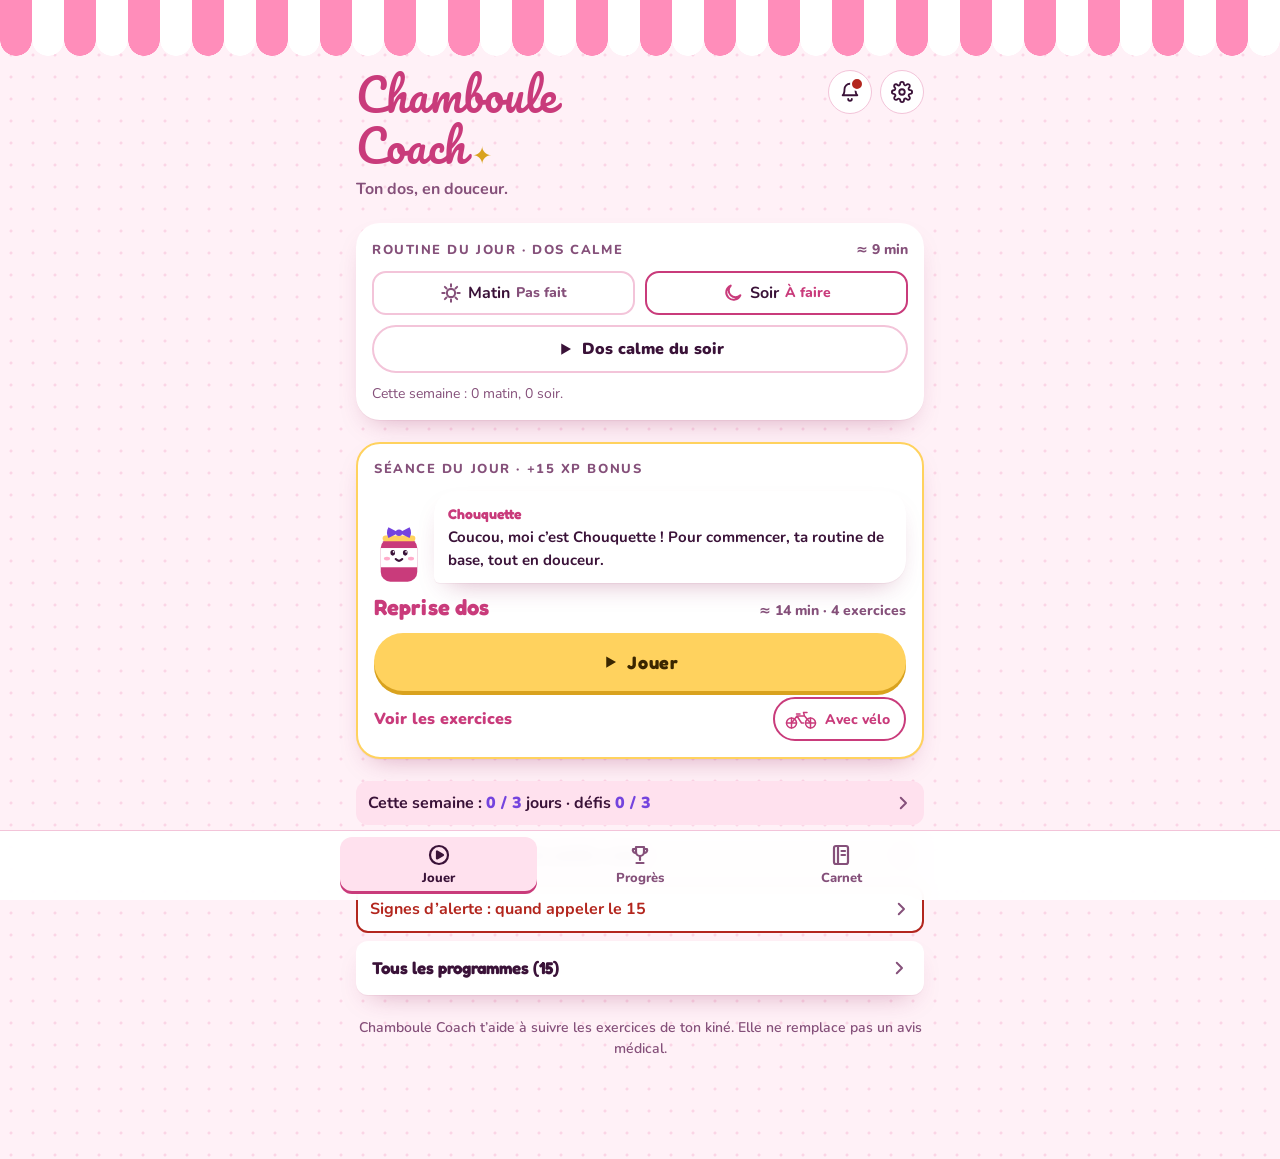
<file: index.html>
<!doctype html>
<html lang="fr">
<head>
<meta charset="utf-8">
<meta name="viewport" content="width=device-width,initial-scale=1,viewport-fit=cover">
<meta name="description" content="Ton coach sportif en mode jeu : dos, fessiers, cardio.">
<meta name="robots" content="noindex, nofollow">
<meta name="theme-color" content="#FFF1F7" media="(prefers-color-scheme: light)">
<meta name="theme-color" content="#2A0F28" media="(prefers-color-scheme: dark)">
<meta name="mobile-web-app-capable" content="yes">
<meta name="apple-mobile-web-app-capable" content="yes">
<meta name="apple-mobile-web-app-title" content="Chamboule">
<meta name="apple-mobile-web-app-status-bar-style" content="default">
<link rel="manifest" href="manifest.webmanifest">
<link rel="icon" type="image/png" href="icon-192.png">
<link rel="apple-touch-icon" href="apple-touch-icon.png">
<link rel="preload" href="fonts/nunito.woff2" as="font" type="font/woff2" crossorigin>
<style>
:root{color-scheme:light;padding-top:env(safe-area-inset-top,0px);padding-bottom:env(safe-area-inset-bottom,0px)}
body{margin:0;font:14px system-ui,-apple-system,sans-serif;overscroll-behavior-y:none}
img{max-width:100%}
[hidden]{display:none!important}
</style>
<title>Chamboule Coach</title>
<style id="fonts">
@font-face{font-family:'Fredoka';font-style:normal;font-weight:600 700;font-display:swap;src:url(fonts/fredoka.woff2) format('woff2')}
@font-face{font-family:'Pacifico';font-style:normal;font-weight:400;font-display:swap;src:url(fonts/pacifico.woff2) format('woff2')}
@font-face{font-family:'Nunito';font-style:normal;font-weight:400 900;font-display:swap;src:url(fonts/nunito.woff2) format('woff2')}
@font-face{font-family:'Nunito';font-style:italic;font-weight:700;font-display:swap;src:url(fonts/nunito-italic.woff2) format('woff2')}
</style>
<style>
/* Layout: one phone-width column under a candy-pink fairground awning on a polka-dot ground; programs are admission tickets; the game takes the whole screen with one giant tap target. */
:root{
  --bg:#FFF1F7; --surface:#FFFFFF; --surface-2:#FFE1EE; --ink:#3A1238; --ink-2:#85507A; --line:#F3C4D9; --dot:#FBD5E6;
  --accent:#C93B7B; --accent-deep:#93245A; --accent-ink:#FFFFFF;
  --awning-a:#FF8DBA; --awning-b:#FFFFFF;
  --ticket:#FFD25E; --ticket-deep:#D9A21E; --ticket-ink:#3A2600;
  --prize:#7444DE; --prize-ink:#FFFFFF;
  --ok:#1A7D60; --ok-ink:#FFFFFF; --warn:#8F5100; --danger:#B3261E;
  --bulb-off:#F8D3E3;
  --face:#FFFFFF; --face-ink:#3A1238; --blush:#FF9EC2;
  --shadow:0 1px 0 rgba(147,36,90,.06),0 12px 28px -14px rgba(147,36,90,.40);
  --heart:url("data:image/svg+xml,%3Csvg xmlns='http://www.w3.org/2000/svg' viewBox='0 0 24 24'%3E%3Cpath d='M12 21.3 3.4 12.9a5.2 5.2 0 0 1 8.6-7.1 5.2 5.2 0 0 1 8.6 7.1z'/%3E%3C/svg%3E");
  --heart-o:url("data:image/svg+xml,%3Csvg xmlns='http://www.w3.org/2000/svg' viewBox='0 0 24 24'%3E%3Cpath d='M12 20 4.3 12.5a4.6 4.6 0 0 1 7.7-6.3 4.6 4.6 0 0 1 7.7 6.3z' fill='none' stroke='black' stroke-width='2.6' stroke-linejoin='round'/%3E%3C/svg%3E");
  --star:url("data:image/svg+xml,%3Csvg xmlns='http://www.w3.org/2000/svg' viewBox='0 0 24 24'%3E%3Cpath d='M12 2.5l2.9 6 6.6.9-4.8 4.6 1.2 6.5L12 17.4l-5.9 3.1 1.2-6.5-4.8-4.6 6.6-.9z'/%3E%3C/svg%3E");
  --f-display:'Fredoka','Nunito','Segoe UI',system-ui,sans-serif;
  --f-script:'Pacifico','Brush Script MT',cursive;
  --f-body:'Nunito','Segoe UI',system-ui,-apple-system,sans-serif;
}
@media (prefers-color-scheme: dark){
  :root:not([data-theme="light"]){
    --bg:#2A0F28; --surface:#3A1838; --surface-2:#4B2148; --ink:#FFEAF4; --ink-2:#E3AACB; --line:#6B3366; --dot:#361634;
    --accent:#FF7EB3; --accent-deep:#C9508A; --accent-ink:#2A0F28;
    --awning-a:#D9609A; --awning-b:#FFD7E8;
    --ticket:#FFD978; --ticket-deep:#C9A23A; --ticket-ink:#3A2600;
    --prize:#BFA0FF; --prize-ink:#2A0F28;
    --ok:#6FDDBC; --ok-ink:#2A0F28; --warn:#FFBE63; --danger:#FF6A55;
    --bulb-off:#5A2A56;
    --face:#FFF3F8; --face-ink:#3A1238; --blush:#FF9EC2;
    --shadow:0 12px 30px -14px rgba(0,0,0,.6);
    color-scheme:dark;
  }
}
:root[data-theme="dark"]{
  --bg:#2A0F28; --surface:#3A1838; --surface-2:#4B2148; --ink:#FFEAF4; --ink-2:#E3AACB; --line:#6B3366; --dot:#361634;
  --accent:#FF7EB3; --accent-deep:#C9508A; --accent-ink:#2A0F28;
  --awning-a:#D9609A; --awning-b:#FFD7E8;
  --ticket:#FFD978; --ticket-deep:#C9A23A; --ticket-ink:#3A2600;
  --prize:#BFA0FF; --prize-ink:#2A0F28;
  --ok:#6FDDBC; --ok-ink:#2A0F28; --warn:#FFBE63; --danger:#FF6A55;
  --bulb-off:#5A2A56;
  --face:#FFF3F8; --face-ink:#3A1238; --blush:#FF9EC2;
  --shadow:0 12px 30px -14px rgba(0,0,0,.6);
  color-scheme:dark;
}
*{box-sizing:border-box}
[hidden]{display:none!important}
html,body{height:100%}
body{background:var(--bg) radial-gradient(var(--dot) 1.4px,transparent 1.7px) 0 0/22px 22px;color:var(--ink);font-family:var(--f-body);font-size:16px;line-height:1.5;-webkit-tap-highlight-color:transparent}
h1,h2,h3{font-family:var(--f-display);font-weight:700;line-height:1.1;text-wrap:balance;margin:0;letter-spacing:.005em}
p{margin:0}
button{font:inherit;color:inherit}
:focus-visible{outline:3px solid var(--accent);outline-offset:3px;border-radius:10px}
.sr{position:absolute!important;width:1px;height:1px;overflow:hidden;clip:rect(0 0 0 0);white-space:nowrap}
.eyebrow{font-size:13px;font-weight:800;letter-spacing:.12em;text-transform:uppercase;color:var(--ink-2)}
.section-title{font-size:18px;color:var(--ink)}
.muted{color:var(--ink-2)}
.storage-warning{position:sticky;top:env(safe-area-inset-top,0px);z-index:4;width:min(568px,calc(100% - 32px));margin:12px auto;padding:10px 14px;border:2px solid var(--warn);border-radius:12px;background:var(--surface);color:var(--ink);font-weight:800}
.game-storage-warning{padding:6px 10px;border:1px solid var(--warn);border-radius:10px;background:var(--surface);color:var(--ink);font-size:14px;font-weight:800;line-height:1.3}

/* Awning */
.awning{height:40px;background:repeating-linear-gradient(90deg,var(--awning-a) 0 32px,var(--awning-b) 32px 64px);position:relative}
.awning::after{content:"";position:absolute;left:0;right:0;top:100%;height:16px;
  background:radial-gradient(circle at 16px 0,var(--awning-a) 15.5px,transparent 16px) 0 0/64px 16px repeat-x,
             radial-gradient(circle at 48px 0,var(--awning-b) 15.5px,transparent 16px) 0 0/64px 16px repeat-x}

.page{max-width:600px;margin:0 auto;padding-left:max(16px,env(safe-area-inset-left,0px));padding-right:max(16px,env(safe-area-inset-right,0px));padding-block:30px 56px;display:flex;flex-direction:column;gap:22px}
.page.plain{padding-block:20px 56px}
.top{display:flex;align-items:flex-start;justify-content:space-between;gap:12px}
.brand{display:flex;flex-direction:column;gap:6px;min-width:0}
.brand h1{font-family:var(--f-script);font-weight:400;font-size:clamp(32px,9.5vw,44px);color:var(--accent);line-height:1.15;position:relative}
.brand h1 .spark-txt{font-family:var(--f-display);font-size:.55em;color:var(--ticket-deep);margin-left:6px;display:inline-block;animation:twinkle 1.6s infinite}
.brand p{font-weight:700;color:var(--ink-2)}
.icon-btn{flex:none;width:44px;height:44px;border-radius:50%;border:1.5px solid var(--line);background:var(--surface);display:grid;place-items:center;cursor:pointer;color:var(--ink)}
.icon-btn:hover{border-color:var(--accent)}
.card{background:var(--surface);border-radius:24px;padding:16px;box-shadow:var(--shadow)}

/* Player */
.player{display:flex;flex-direction:column;gap:14px}
.player-top{display:flex;gap:16px;align-items:center}
.lvl-token{position:relative;flex:none;width:64px;height:64px;margin:6px;border-radius:50%;background:var(--accent);color:var(--accent-ink);display:grid;place-items:center;font-family:var(--f-display);font-size:28px;box-shadow:0 0 0 4px var(--surface)}
.lvl-token b{font-weight:700}
.marq{position:absolute;left:50%;top:50%;width:7px;height:7px;margin:-3.5px 0 0 -3.5px;border-radius:50%;background:var(--ticket);transform:rotate(var(--a)) translateY(-40px);animation:twinkle 1.2s var(--d) infinite}
@keyframes twinkle{50%{opacity:.2}}
.player-main{flex:1;min-width:0;display:flex;flex-direction:column;gap:5px}
.lvl-name{font-family:var(--f-display);font-size:20px;line-height:1.1}
.xpbar{height:12px;border-radius:99px;background:var(--surface-2);overflow:hidden}
.xpbar i{display:block;height:100%;width:0;background:linear-gradient(90deg,var(--ticket),var(--prize));border-radius:inherit;transition:width 1s cubic-bezier(.2,.8,.2,1)}
.xp-meta{font-size:14px;color:var(--ink-2);font-variant-numeric:tabular-nums}
.stats3{display:grid;grid-template-columns:repeat(3,minmax(0,1fr));gap:8px}
.stat{background:var(--surface-2);border-radius:12px;padding:8px 10px;min-width:0}
.stat b{font-family:var(--f-display);font-weight:700;font-size:20px;display:block;line-height:1.2;font-variant-numeric:tabular-nums}
.stat span{font-size:13px;color:var(--ink-2);font-weight:700;line-height:1.25;display:block}

/* Week bulbs */
.week{display:flex;flex-direction:column;gap:12px}
.week-head{display:flex;justify-content:space-between;align-items:baseline;gap:10px}
.week-head p{font-weight:700;color:var(--ink-2);font-variant-numeric:tabular-nums}
.week-head p b{font-family:var(--f-display);font-weight:700;font-size:20px;color:var(--ink)}
.bulbs{display:flex;gap:12px;flex-wrap:wrap}
/* Cœur vide = contour rose, cœur plein = rempli : l'état se lit à la forme, pas seulement à la teinte. */
.bulb{width:32px;height:32px;background:var(--accent);-webkit-mask:var(--heart-o) center/contain no-repeat;mask:var(--heart-o) center/contain no-repeat}
.bulb.lit{-webkit-mask-image:var(--heart);mask-image:var(--heart);animation:beat 1.4s ease-in-out infinite}
@keyframes beat{0%,100%{transform:scale(1)}15%{transform:scale(1.14)}30%{transform:scale(1)}45%{transform:scale(1.08)}}
.week-meta{font-size:14px;color:var(--ink-2);font-weight:600}

/* Notices & alert */
.notice{background:var(--surface-2);border-radius:14px;padding:12px 14px;font-size:15px;display:flex;flex-direction:column;gap:4px}
.notice b{font-weight:900}
.notice.warn b{color:var(--warn)}
.notice.good b{color:var(--ok)}
.notice.danger b{color:var(--danger)}
.alert{border:2px solid var(--danger);border-radius:18px;padding:16px 18px;display:flex;flex-direction:column;gap:8px;background:var(--surface)}
.alert h2{color:var(--danger);font-size:18px}
.alert p{font-size:15px}
.alert p b{font-weight:900}
.alert.compact{padding:12px 14px;gap:6px}
.alert.compact h2{font-size:15px}
.alert.compact p{font-size:14px}

/* Check-in scales */
.scale{display:grid;grid-template-columns:repeat(6,minmax(0,1fr));gap:6px}
.scale button{min-height:46px;border-radius:12px;border:2px solid var(--line);background:transparent;font-weight:900;font-size:17px;cursor:pointer;font-variant-numeric:tabular-nums}
.scale button[aria-pressed="true"]{background:var(--accent);border-color:var(--accent);color:var(--accent-ink)}
.scale-legend{display:flex;justify-content:space-between;gap:10px;font-size:13px;color:var(--ink-2);font-weight:700}
.seg2{display:grid;grid-template-columns:1fr 1fr;gap:8px}
.seg2 button{min-height:50px;border-radius:14px;border:2px solid var(--line);background:transparent;font-weight:900;cursor:pointer}
.seg2 button[aria-pressed="true"]{background:var(--accent);border-color:var(--accent);color:var(--accent-ink)}
.seg2 button[data-v="1"][aria-pressed="true"]{background:var(--danger);border-color:var(--danger);color:var(--surface)}
.next-card{display:flex;flex-direction:column;gap:12px;border:2px solid var(--ticket)}

/* Tickets */
.programs{display:flex;flex-direction:column;gap:14px}
.ticket{--t-color:var(--accent);--t-ink:var(--accent-ink);position:relative;background:var(--surface);border-radius:24px;overflow:hidden;box-shadow:var(--shadow)}
.ticket.boule{--t-color:var(--prize);--t-ink:var(--prize-ink)}
.ticket.difficile{--t-color:var(--ok);--t-ink:var(--ok-ink)}
.ticket.milieu{--t-color:var(--ticket);--t-ink:var(--ticket-ink)}
.ticket.fessiers{--t-color:var(--accent-deep);--t-ink:var(--accent-ink)}
.ticket.calme{--t-color:var(--blush);--t-ink:var(--face-ink)}
.ticket.solide{--t-color:var(--prize);--t-ink:var(--prize-ink)}
.ticket.calis{--t-color:var(--ok);--t-ink:var(--ok-ink)}
.ticket.cardio{--t-color:var(--accent);--t-ink:var(--accent-ink)}
.ticket.mcgill{--t-color:var(--prize);--t-ink:var(--prize-ink)}
.ticket.jambes{--t-color:var(--ticket);--t-ink:var(--ticket-ink)}
.ticket.express{--t-color:var(--accent);--t-ink:var(--accent-ink)}
.ticket.etirements{--t-color:var(--blush);--t-ink:var(--face-ink)}
.ticket.relax{--t-color:var(--ok);--t-ink:var(--ok-ink)}
@media (prefers-color-scheme: dark){:root:not([data-theme="light"]) .ticket.fessiers{--t-color:#A93C70;--t-ink:#FFFFFF}}
:root[data-theme="dark"] .ticket.fessiers{--t-color:#A93C70;--t-ink:#FFFFFF}
.routine{display:flex;flex-direction:column;gap:10px}
.routine-head{display:flex;justify-content:space-between;align-items:baseline;gap:10px}
.slots{display:grid;grid-template-columns:1fr 1fr;gap:10px}
.slot{display:flex;flex-direction:row;flex-wrap:wrap;justify-content:center;align-items:center;gap:2px 6px;padding:8px 6px;border-radius:14px;border:2px solid var(--line);background:var(--surface);color:var(--ink-2)}
.slot b{color:var(--ink);font-size:16px}
.slot span{font-weight:800;font-size:14px}
.slot.now{border-color:var(--accent);color:var(--accent)}
.slot.done{border-color:var(--ok);color:var(--ok)}
.prog-group{margin:14px 2px 2px;font-size:14px;font-weight:900;letter-spacing:.08em;text-transform:uppercase;color:var(--ink-2)}
.unlock-progress{display:flex;flex-direction:column;gap:6px}
.ticket.locked{--t-color:var(--surface-2);--t-ink:var(--ink-2)}
.ticket-head{background:var(--t-color);color:var(--t-ink);padding:16px 18px 14px;display:flex;justify-content:space-between;align-items:flex-end;gap:10px;flex-wrap:wrap}
.ticket-head h3{font-size:22px}
.ticket-head p{font-size:13px;font-weight:800;letter-spacing:.06em;text-transform:uppercase;opacity:.92}
.ticket-head .lockchip{display:inline-flex;align-items:center;gap:6px;font-size:13px;font-weight:800}
.perf{position:relative;height:0;border-top:2px dashed var(--line);margin:0 16px}
.perf::before,.perf::after{content:"";position:absolute;top:-11px;width:22px;height:22px;border-radius:50%;background:var(--bg)}
.perf::before{left:-27px}.perf::after{right:-27px}
.ticket-body{padding:14px 18px 18px;display:flex;flex-direction:column;gap:12px}
.ticket-body > p{font-size:15px;color:var(--ink-2)}
.ex-list{list-style:none;margin:0;padding:0;display:flex;flex-direction:column}
.ex-list li{border-bottom:1px solid var(--line)}
.ex-list li:last-child{border-bottom:0}
.ex-row{display:flex;gap:12px;align-items:center;width:100%;background:none;border:0;padding:8px 0;text-align:left;cursor:pointer;color:inherit;border-radius:12px}
.ex-row:hover .ex-txt b{color:var(--accent)}
.ex-txt{flex:1;min-width:0;display:flex;flex-direction:column}
.ex-txt b{font-weight:800}
.ex-txt span{color:var(--ink-2);font-size:14px;font-weight:600}
.chev{color:var(--ink-2);flex:none}
.ticket.locked .ex-list,.ticket.locked .ex-strip{opacity:.6}
.ticket-body > p.clamp{display:-webkit-box;-webkit-line-clamp:2;-webkit-box-orient:vertical;overflow:hidden}
.ex-strip{display:flex;gap:8px;flex-wrap:wrap}
.ex-thumb{border:0;padding:0;background:none;cursor:pointer;border-radius:12px;width:52px;min-height:44px;display:flex;align-items:center;justify-content:center}
.ex-thumb .il-mini{width:52px}
.ticket-toggle{align-self:flex-start;padding:0}
.t-row{display:flex;gap:12px;align-items:center;justify-content:space-between;flex-wrap:wrap}
.est{font-size:14px;color:var(--ink-2);font-weight:800}
.unlock{border:2px dashed var(--line);border-radius:14px;padding:14px;display:flex;flex-direction:column;gap:12px;font-size:15px}
.check{display:flex;gap:10px;align-items:flex-start;font-weight:700;cursor:pointer}
.check input{width:22px;height:22px;margin:1px 0 0;accent-color:var(--accent);flex:none}

/* Illustrations */
.il{display:block;width:100%;height:auto}
.il polyline{fill:none;stroke-width:8;stroke-linecap:round;stroke-linejoin:round}
.il-far polyline{stroke:var(--ink-2);opacity:.45}
.il-body polyline{stroke:var(--ink)}
.il-move polyline{stroke:var(--prize)}
.il-head,.il-mass{fill:var(--ink)}
.il-bg{fill:var(--surface-2)}
.il-floor{stroke:var(--line);stroke-width:3;stroke-linecap:round}
.il-cue,.il-arrow{fill:none;stroke:var(--prize);stroke-width:3;stroke-linecap:round;stroke-linejoin:round}
.il-next{fill:none;stroke:var(--ink-2);stroke-width:2.5;stroke-linecap:round;stroke-linejoin:round}
.il-prop{fill:var(--surface);stroke:var(--ink-2);stroke-width:2.5}
.il-bike{fill:none;stroke:var(--ink-2);stroke-width:4;stroke-linecap:round;stroke-linejoin:round}
.il-bike circle{fill:var(--surface)}
.il-crank{stroke:var(--ink-2);stroke-width:3;stroke-linecap:round}
.il-mini{width:64px;flex:none;border-radius:10px}
.il-t{fill:var(--prize);font:800 12px var(--f-body)}
.il-fig{margin:0;display:flex;flex-direction:column;gap:6px}
.il-caps{display:grid;grid-template-columns:1fr 1fr;gap:12px;text-align:center;font-size:14px;font-weight:800;color:var(--ink-2);line-height:1.25}

/* Chamboule-tout : une boîte tombe à chaque répétition parfaite */
.stand{position:relative;width:100%;max-width:340px;height:116px;margin:0 auto;flex:none}
.stand-back{position:absolute;left:0;right:0;top:0;bottom:6px;border-radius:14px 14px 6px 6px;background:repeating-linear-gradient(90deg,color-mix(in srgb,var(--awning-a) 13%,transparent) 0 20px,transparent 20px 40px)}
.plank{position:absolute;left:8%;right:8%;bottom:0;height:10px;border-radius:4px;background:var(--ticket-deep)}
.can{position:absolute;transform-origin:50% 100%}
.can svg{display:block;width:100%;height:100%}
.can-body{fill:var(--prize)}
.can.c1 .can-body{fill:var(--accent)}
.can-body{rx:4px}
.can-band{fill:var(--face)}
.can-heart{fill:var(--accent)}
.can.c1 .can-heart{fill:var(--prize)}
.can-rim{fill:var(--ticket)}
.can.gone{opacity:0}
.can.down{animation:knock .75s cubic-bezier(.3,.6,.4,1) forwards}
@keyframes knock{to{transform:translate(var(--kx),var(--ky)) rotate(var(--kr));opacity:0}}
.can.wobble{animation:wobble .45s ease}
@keyframes wobble{25%{transform:rotate(-9deg)}70%{transform:rotate(6deg)}}
.ball{position:absolute;left:50%;bottom:-34px;width:20px;height:20px;margin-left:-10px;background:var(--accent);-webkit-mask:var(--heart) center/contain no-repeat;mask:var(--heart) center/contain no-repeat;transition:transform .28s cubic-bezier(.2,.7,.3,1),opacity .2s;z-index:3}
.lanterns{display:flex;flex-wrap:wrap;gap:8px;justify-content:center}
.bulb.sm{width:20px;height:20px}

/* Chouquette, la mascotte */
.buddy{display:flex;gap:10px;align-items:flex-end}
.mascot{width:64px;height:auto;flex:none;animation:bob 2.6s ease-in-out infinite;transform-origin:50% 100%}
.buddy.sm .mascot{width:50px}
@keyframes bob{0%,100%{transform:translateY(0) rotate(0)}50%{transform:translateY(-4px) rotate(-3deg)}}
.m-body{fill:var(--accent)}.m-face{fill:var(--face)}.m-rim{fill:var(--ticket)}.m-bow{fill:var(--prize)}
.m-eye,.m-mouth{fill:var(--face-ink)}.m-shine{fill:var(--face)}
.m-line{fill:none;stroke:var(--face-ink);stroke-width:2.2;stroke-linecap:round}
.m-blush{fill:var(--blush);opacity:.85}
.bubble{flex:1;min-width:0;background:var(--surface);border-radius:22px 22px 22px 6px;padding:12px 14px;font-weight:700;box-shadow:var(--shadow);text-align:left}
.bubble b{display:block;font-family:var(--f-display);color:var(--accent);font-size:14px;margin-bottom:2px}
.buddy.sm .bubble{font-size:15px}
.flash .mascot{width:46px;display:block;margin:0 auto 4px;animation:none}
.m-gold{fill:var(--ticket)}.m-jewel{fill:var(--prize)}.m-hat{fill:var(--prize)}
.m-hat-s{fill:none;stroke:var(--ticket);stroke-width:2.2;stroke-linecap:round}
.m-shades rect{fill:var(--face-ink)}.m-shades path{fill:none;stroke:var(--face-ink);stroke-width:2}
.m-glint{fill:none;stroke:var(--face);stroke-width:1.2;stroke-linecap:round}
.m-hglass{fill:var(--accent-deep)}.m-sweat{fill:var(--prize)}.m-sweat-h{fill:var(--face)}.m-flower circle{fill:var(--face)}
.wardrobe{display:flex;flex-direction:column;gap:12px}
.outfits{display:grid;grid-template-columns:repeat(4,minmax(0,1fr));gap:8px}
.outfit{display:flex;flex-direction:column;align-items:center;gap:4px;padding:10px 4px;border-radius:18px;border:2px solid var(--line);background:var(--surface);cursor:pointer;min-width:0;text-align:center}
.outfit .mascot{width:44px;animation:none}
.outfit b{font-size:13px;font-weight:900;line-height:1.15}
.outfit span{font-size:12px;color:var(--ink-2);font-weight:700;line-height:1.2;display:flex;align-items:center;justify-content:center;gap:2px;flex-wrap:wrap}
.outfit span svg{width:11px;height:11px;flex:none}
.outfit.on{border-color:var(--accent);background:var(--surface-2)}
.outfit.on span{color:var(--accent)}
.outfit.locked{cursor:default}
.outfit.locked .mascot{filter:grayscale(1);opacity:.45}
.new-outfit{flex-direction:row;align-items:center;gap:12px}
.new-outfit .mascot{width:48px;animation:none}
.stand-buddy{position:absolute;left:4px;bottom:8px;width:38px;z-index:2}
.stand-buddy .mascot{width:38px;animation:none}
.stand-buddy.hop{animation:hop .5s cubic-bezier(.3,1.6,.5,1)}
@keyframes hop{35%{transform:translateY(-16px) rotate(-8deg)}70%{transform:translateY(0) rotate(4deg)}}
.stand-buddy.shake{animation:shakeit .4s ease}
@keyframes shakeit{25%{transform:translateX(-3px)}75%{transform:translateX(3px)}}

/* Défis de la semaine */
.chal-card{display:flex;flex-direction:column;gap:6px}
.chal-list{list-style:none;margin:0;padding:0;display:flex;flex-direction:column}
.chal{display:flex;gap:12px;align-items:center;padding:10px 0;border-bottom:1px dashed var(--line)}
.chal:last-child{border-bottom:0}
.chal-txt{flex:1;min-width:0;display:flex;flex-direction:column;gap:2px}
.chal-txt b{font-weight:900}
.chal-txt span{font-size:14px;color:var(--ink-2);font-weight:600}
.chal-txt small{font-size:13px;color:var(--ink-2);font-weight:800;font-variant-numeric:tabular-nums}
.chal-bar{height:8px;border-radius:99px;background:var(--surface-2);overflow:hidden;margin-top:4px}
.chal-bar i{display:block;height:100%;background:var(--ticket);border-radius:inherit}
.chal.won .chal-bar i{background:var(--ok)}
.chal-prize{flex:none;display:flex;flex-direction:column;align-items:center;line-height:1.1;font-size:13px;font-weight:900;color:var(--ink-2)}
.chal-prize b{font-family:var(--f-display);font-weight:700;font-size:20px;color:var(--prize)}
.stamp{flex:none;font-family:var(--f-display);color:var(--ok);border:3px solid var(--ok);border-radius:8px;padding:3px 8px;transform:rotate(-12deg);font-size:14px;letter-spacing:.04em}
.res-meta{text-align:center;font-weight:700;color:var(--ink-2)}
.row-btns{display:flex;gap:8px;flex-wrap:wrap}

/* Buttons */
.btn{display:inline-flex;align-items:center;justify-content:center;gap:8px;border-radius:999px;border:2px solid transparent;padding:10px 18px;font-weight:900;font-size:16px;cursor:pointer;min-height:48px;transition:transform .12s ease,box-shadow .12s ease;text-align:center}
.btn:active{transform:translateY(2px)}
.btn.primary{background:var(--accent);color:var(--accent-ink);box-shadow:0 4px 0 var(--accent-deep)}
.btn.primary:active{box-shadow:0 2px 0 var(--accent-deep)}
.btn.play{background:var(--ticket);color:var(--ticket-ink);box-shadow:0 4px 0 var(--ticket-deep);font-family:var(--f-display);font-weight:700;letter-spacing:.04em}
.btn.play:active{box-shadow:0 2px 0 var(--ticket-deep)}
.btn.ghost{background:transparent;border-color:var(--line);color:var(--ink)}
.btn.ghost:hover{border-color:var(--accent)}
.btn.danger-outline{background:transparent;border-color:var(--danger);color:var(--danger)}
.btn.big{min-height:58px;font-size:18px;width:100%}
.btn.sm{min-height:46px;padding:8px 10px;font-size:15px}
.btn[disabled]{opacity:.4;cursor:not-allowed;box-shadow:none;transform:none}
.btn-col{display:flex;flex-direction:column;gap:8px}

/* Badges */
.badges-head{display:flex;justify-content:space-between;align-items:baseline;gap:10px}
.badges-head p{font-weight:800;color:var(--ink-2);font-variant-numeric:tabular-nums}
.badges{display:grid;grid-template-columns:repeat(3,minmax(0,1fr));gap:16px 10px;margin-top:12px}
.badge{display:flex;flex-direction:column;align-items:center;text-align:center;gap:6px;min-width:0}
.medal{width:58px;height:58px;border-radius:50%;display:grid;place-items:center;font-family:var(--f-display);font-weight:700;font-size:16px;background:var(--ticket);color:var(--ticket-ink);box-shadow:inset 0 0 0 3px var(--surface),0 0 0 2px var(--ticket)}
.medal svg{width:24px;height:24px;fill:currentColor}
.badge.locked .medal{background:transparent;color:var(--ink-2);box-shadow:none;border:2px dashed var(--line)}
.badge b{font-size:14px;line-height:1.2;font-weight:900}
.badge span{font-size:13px;color:var(--ink-2);line-height:1.3}
.badge.locked b{color:var(--ink-2)}

/* Chart */
.chart-wrap{position:relative;margin-top:10px}
.chart-wrap svg{display:block;width:100%;height:auto;overflow:visible}
.c-grid{stroke:var(--line);stroke-width:1}
.c-goal{stroke:var(--ink-2);stroke-width:1.5;stroke-dasharray:4 4}
.c-bar{fill:var(--accent)}
.c-bar.now{fill:var(--ticket)}
.c-txt{fill:var(--ink-2);font-family:var(--f-body);font-size:11px;font-weight:700}
.c-hit{fill:transparent}
.c-hit:focus{outline:none}
.c-hit:focus-visible{stroke:var(--accent);stroke-width:2}
.chart-tip{position:absolute;pointer-events:none;background:var(--ink);color:var(--bg);font-size:13px;font-weight:800;padding:6px 9px;border-radius:8px;white-space:nowrap;transform:translate(-50%,calc(-100% - 8px));z-index:2}

/* History */
.hist{list-style:none;margin:8px 0 0;padding:0;display:flex;flex-direction:column}
.hist li{display:grid;grid-template-columns:auto minmax(0,1fr) auto;gap:12px;align-items:center;padding:12px 0;border-bottom:1px solid var(--line)}
.h-date{font-size:13px;font-weight:900;text-transform:uppercase;letter-spacing:.05em;color:var(--ink-2);width:66px;line-height:1.2}
.h-main b{display:block;font-weight:800}
.h-main span{font-size:14px;color:var(--ink-2);display:flex;align-items:center;gap:4px;flex-wrap:wrap;font-variant-numeric:tabular-nums}
.mini-stars{display:inline-flex;gap:1px}
.mini-stars svg{width:14px;height:14px;fill:var(--line)}
.mini-stars svg.on{fill:var(--ticket-deep)}
.chip{font-size:13px;font-weight:900;padding:3px 9px;border-radius:99px;white-space:nowrap;border:1.5px solid currentColor}
.chip.ok{color:var(--ok)}.chip.warn{color:var(--warn)}.chip.danger{color:var(--danger)}.chip.muted{color:var(--ink-2)}
.empty{padding:18px;border:2px dashed var(--line);border-radius:14px;color:var(--ink-2);font-weight:700;text-align:center;margin-top:8px}
.link-btn{background:none;border:0;color:var(--accent);font-weight:900;cursor:pointer;padding:10px 0;min-height:44px}
.hist-actions{display:flex;justify-content:space-between;align-items:center;gap:12px;flex-wrap:wrap;margin-top:6px}

/* Rules */
.rules{border:2px dashed var(--line);border-radius:18px;padding:16px 18px;display:flex;flex-direction:column;gap:10px}
.rules ul{margin:0;padding-left:20px;display:flex;flex-direction:column;gap:6px;font-size:15px}
.rules li::marker{color:var(--prize)}
.foot{font-size:14px;color:var(--ink-2);text-align:center;font-weight:600}

/* Settings & sub pages */
.set-card{display:flex;flex-direction:column;gap:14px}
.set-row{display:flex;align-items:center;justify-content:space-between;gap:12px;flex-wrap:wrap}
.set-row > div:first-child{min-width:0;flex:1 1 180px}
.set-row b{font-weight:900;display:block}
.set-row small{color:var(--ink-2);font-size:14px;font-weight:600;display:block;line-height:1.35}
.seg{display:inline-flex;border:2px solid var(--line);border-radius:12px;overflow:hidden}
.seg button{border:0;background:transparent;padding:8px 14px;font-weight:900;cursor:pointer;min-width:48px;min-height:44px}
.seg button[aria-pressed="true"]{background:var(--accent);color:var(--accent-ink)}
.stepper{display:inline-flex;align-items:center;gap:6px}
.stepper button{width:44px;height:44px;border-radius:12px;border:2px solid var(--line);background:transparent;font-size:22px;font-weight:900;cursor:pointer;line-height:1}
.stepper output{min-width:76px;text-align:center;font-family:var(--f-display);font-size:18px;font-variant-numeric:tabular-nums}
.toggle{width:72px;height:44px;border-radius:99px;background:var(--surface-2);border:0;position:relative;cursor:pointer;flex:none}
.toggle::after{content:"";position:absolute;top:5px;left:5px;width:34px;height:34px;border-radius:50%;background:var(--ink-2);transition:transform .2s}
.toggle[aria-checked="true"]{background:var(--accent)}
.toggle[aria-checked="true"]::after{transform:translateX(28px);background:var(--accent-ink)}
.sub-top{display:flex;align-items:center;gap:12px}
.sub-top h1{font-size:clamp(22px,7vw,28px)}
.summary{white-space:pre-wrap;background:var(--surface);border-radius:16px;padding:16px;font:600 14px/1.55 var(--f-body);max-height:58vh;overflow:auto;margin:0;user-select:text;-webkit-user-select:text;box-shadow:var(--shadow)}

/* Exercise sheet */
.sheet-wrap{position:fixed;inset:0;z-index:10;background:color-mix(in srgb,var(--bg) 70%,transparent);-webkit-backdrop-filter:blur(5px);backdrop-filter:blur(5px);display:flex;align-items:flex-end;justify-content:center;padding-left:max(16px,env(safe-area-inset-left,0px));padding-right:max(16px,env(safe-area-inset-right,0px));padding-block:calc(16px + env(safe-area-inset-top,0px)) calc(16px + env(safe-area-inset-bottom,0px))}
.ex-sheet{width:100%;max-width:560px;max-height:100%;overflow-y:auto;background:var(--surface);border-radius:22px;padding:18px;display:flex;flex-direction:column;gap:12px;box-shadow:var(--shadow)}
.ex-sheet-top{display:flex;justify-content:space-between;align-items:flex-start;gap:12px}
.ex-sheet-top h2{font-size:22px}
.ex-sheet p{font-size:16px;font-weight:600}
.ex-sheet .tip{color:var(--ink-2);font-size:15px}

/* Game */
.game{position:fixed;inset:0;z-index:5;background:var(--bg);display:flex;flex-direction:column;padding-left:max(16px,env(safe-area-inset-left,0px));padding-right:max(16px,env(safe-area-inset-right,0px));padding-block:calc(env(safe-area-inset-top,0px) + 10px) calc(env(safe-area-inset-bottom,0px) + 14px);overflow:hidden}
.g-wrap{width:100%;max-width:560px;margin:0 auto;flex:1;min-height:0;display:flex;flex-direction:column;gap:12px}
.g-top{display:flex;align-items:center;gap:10px}
.g-top .icon-btn{width:40px;height:40px}
.pips{flex:1;display:flex;gap:6px;min-width:0}
.pips i{flex:1;height:8px;border-radius:99px;background:var(--surface-2)}
.pips i.done{background:var(--accent)}
.pips i.now{background:var(--ticket)}
.pips i.skip{background:var(--line)}
.g-score{text-align:right;line-height:1;min-width:60px}
.g-score .lbl{display:block;font-size:12px;font-weight:900;letter-spacing:.1em;text-transform:uppercase;color:var(--ink-2)}
.g-score b{font-family:var(--f-display);font-weight:700;font-size:24px;font-variant-numeric:tabular-nums}
.g-body{flex:1;min-height:0;display:flex;flex-direction:column;gap:12px;overflow-y:auto;padding-bottom:2px}
.g-title{font-size:clamp(26px,7.6vw,42px);hyphens:auto;overflow-wrap:break-word}
.g-title.sm{font-size:clamp(21px,6vw,30px)}
.g-meta{color:var(--ink-2);font-weight:800}
.g-meta .hf-chip{display:inline-block;background:var(--ok);color:var(--ok-ink);border-radius:99px;padding:1px 8px;font-size:13px;margin-left:4px;vertical-align:1px}
.g-head{display:flex;flex-direction:column;gap:4px}
.presc{font-family:var(--f-display);font-size:18px;color:var(--prize)}
.cue{background:var(--surface);border-radius:16px;padding:14px 16px;display:flex;flex-direction:column;gap:10px;box-shadow:var(--shadow)}
.cue p{font-size:17px;font-weight:600}
.cue .tip{color:var(--ink-2);font-size:15px;font-weight:600}
.hf-card{display:flex;gap:12px;align-items:center;justify-content:space-between;background:var(--surface);border-radius:16px;padding:12px 14px;box-shadow:var(--shadow)}
.hf-card b{display:block;font-weight:900}
.hf-card small{color:var(--ink-2);font-weight:600;font-size:14px;line-height:1.35;display:block}
.tempo-note{display:flex;gap:12px;align-items:flex-start;font-size:15px;color:var(--ink-2);font-weight:600}
.tempo-note .dial{flex:none;width:34px;height:34px;border-radius:50%;border:4px solid var(--ticket);border-right-color:var(--surface-2);border-bottom-color:var(--surface-2);transform:rotate(45deg)}
.coach{font-weight:700;font-style:italic;color:var(--accent)}
.g-actions{display:flex;flex-direction:column;gap:8px;margin-top:auto}
.row3{display:grid;grid-template-columns:repeat(3,minmax(0,1fr));gap:8px}

.zone{flex:1;min-height:240px;display:flex;flex-direction:column;align-items:center;justify-content:center;gap:10px;border:0;padding:0;background:transparent;cursor:pointer;user-select:none;-webkit-user-select:none;touch-action:manipulation;border-radius:24px;position:relative}
.zone:focus-visible{outline-offset:-3px}
.target{position:relative;width:min(64vw,32vh,300px);max-width:100%;aspect-ratio:1;display:grid;place-items:center}
.disc{position:absolute;inset:13%;border-radius:50%;background:var(--surface);box-shadow:var(--shadow);transition:background .25s ease}
.ring{position:absolute;inset:0;width:100%;height:100%;transform:rotate(-90deg)}
.ring-bg{fill:none;stroke:var(--surface-2);stroke-width:12}
.ring-fg{fill:none;stroke:var(--accent);stroke-width:12;stroke-linecap:round;transition:stroke .2s}
.zone.ready .ring-fg{stroke:var(--ticket)}
.zone.ready .disc{background:var(--ticket)}
.zone.ready .count{color:var(--ticket-ink)}
.zone.paused .disc{background:var(--surface-2)}
.breath{position:absolute;inset:20%;border-radius:50%;background:color-mix(in srgb,var(--accent) 20%,transparent);transform:scale(.5)}
.zone.ready .breath{background:color-mix(in srgb,var(--ticket-ink) 12%,transparent)}
.count{position:relative;text-align:center;line-height:1;font-variant-numeric:tabular-nums;display:flex;flex-direction:column;align-items:center;gap:4px}
.count b{font-family:var(--f-display);font-weight:700;font-size:clamp(56px,18vw,100px);display:block;line-height:.95}
.count span{font-weight:900;font-size:18px;opacity:.75}
.count .clock{font-size:clamp(40px,12vw,64px)}
.zone-hint{font-weight:900;font-size:18px;text-align:center;min-height:1.5em}
.combo{font-family:var(--f-display);color:var(--prize);font-size:18px}
.target.hit{animation:squash .28s ease-out}
@keyframes squash{0%{transform:scale(1)}35%{transform:scale(.9)}70%{transform:scale(1.04)}100%{transform:scale(1)}}
.fx{position:absolute;inset:0;pointer-events:none}
.pop{position:absolute;left:50%;top:34%;font-family:var(--f-display);font-size:24px;white-space:nowrap;animation:rise .9s ease-out forwards;text-align:center;line-height:1.1;text-shadow:0 2px 0 var(--bg)}
.pop small{display:block;font-size:15px}
.pop.good{color:var(--accent)}
.pop.bad{color:var(--prize)}
@keyframes rise{0%{opacity:0;transform:translate(-50%,10px) scale(.8)}15%{opacity:1;transform:translate(-50%,0) scale(1.1)}100%{opacity:0;transform:translate(-50%,-80px) scale(1)}}
.spark{position:absolute;left:50%;top:50%;width:14px;height:14px;margin:-7px 0 0 -7px;-webkit-mask:var(--heart) center/contain no-repeat;mask:var(--heart) center/contain no-repeat;animation:burst .75s ease-out forwards}
.spark.st{-webkit-mask-image:var(--star);mask-image:var(--star)}
@keyframes burst{from{transform:translate(0,0) scale(1);opacity:1}to{transform:translate(var(--dx),var(--dy)) scale(.2);opacity:0}}
.flash{position:absolute;left:50%;top:50%;transform:translate(-50%,-50%);background:var(--ticket);color:var(--ticket-ink);font-family:var(--f-display);padding:16px 24px;border-radius:18px;text-align:center;animation:flashIn .4s cubic-bezier(.2,1.5,.4,1);box-shadow:var(--shadow);z-index:2;white-space:nowrap}
.flash b{display:block;font-size:28px;font-weight:700}
.flash span{font-size:18px}
@keyframes flashIn{from{transform:translate(-50%,-50%) scale(.4);opacity:0}to{transform:translate(-50%,-50%) scale(1);opacity:1}}

.bike{width:64px;height:40px;color:currentColor}
.bike-chip{display:inline-flex;align-items:center;gap:8px;border:2px solid var(--line);background:var(--surface);color:var(--ink);border-radius:99px;padding:6px 14px 6px 10px;font:inherit;font-weight:800;font-size:14px;cursor:pointer;min-height:44px;align-self:flex-start}
.bike-chip .bike{width:32px;height:20px}
.bike-chip[aria-checked="true"]{border-color:var(--accent);color:var(--accent)}
.bike-chip[aria-checked="false"] .bike{opacity:.45}
.bike .wheel{transform-box:fill-box;transform-origin:center}
.bike.spin .wheel{animation:spin .9s linear infinite}
@keyframes spin{to{transform:rotate(360deg)}}

.g-center{justify-content:center;align-items:center;text-align:center}
.rest-clock{font-family:var(--f-display);font-size:clamp(96px,30vw,160px);line-height:1;color:var(--accent);font-variant-numeric:tabular-nums}
.next{font-weight:800;color:var(--ink-2)}
.g-center .g-actions{width:100%;margin-top:18px}

.overlay{position:absolute;inset:0;background:color-mix(in srgb,var(--bg) 72%,transparent);-webkit-backdrop-filter:blur(5px);backdrop-filter:blur(5px);display:flex;align-items:flex-end;justify-content:center;padding:16px;padding-bottom:calc(16px + env(safe-area-inset-bottom,0px));z-index:4}
.sheet{width:100%;max-width:520px;max-height:100%;overflow-y:auto;background:var(--surface);border-radius:22px;padding:18px;display:flex;flex-direction:column;gap:10px;box-shadow:var(--shadow)}
.sheet h2{font-size:22px;margin-bottom:4px}
.choice{display:flex;flex-direction:column;align-items:flex-start;text-align:left;gap:2px;padding:14px 16px;border-radius:14px;border:2px solid var(--line);background:var(--surface);cursor:pointer;width:100%}
.choice b{font-weight:900}
.choice span{font-size:14px;color:var(--ink-2);font-weight:600}
.choice.danger{border-color:var(--danger)}.choice.danger b{color:var(--danger)}
.choice.warn{border-color:var(--warn)}.choice.warn b{color:var(--warn)}

/* Result */
.res-head{display:flex;flex-direction:column;align-items:center;text-align:center;gap:10px}
.res-title{font-family:var(--f-script);font-weight:400;font-size:clamp(32px,9.5vw,46px);color:var(--accent);line-height:1.25}
.stars{display:flex;gap:10px;justify-content:center}
.stars svg{width:52px;height:52px;fill:var(--surface-2)}
.stars svg.on{fill:var(--ticket);animation:starPop .55s cubic-bezier(.2,1.6,.4,1) both}
@keyframes starPop{from{transform:scale(0) rotate(-40deg)}to{transform:scale(1) rotate(0)}}
.score-big{display:flex;flex-direction:column;align-items:center;line-height:1}
.score-big b{font-family:var(--f-display);font-weight:700;font-size:clamp(64px,20vw,96px);font-variant-numeric:tabular-nums}
.levelup{background:var(--ticket);color:var(--ticket-ink);border-radius:16px;padding:12px 16px;text-align:center;font-weight:900;animation:flashIn2 .5s cubic-bezier(.2,1.5,.4,1) both}
.levelup b{display:block;font-family:var(--f-display);font-weight:700;font-size:22px}
@keyframes flashIn2{from{transform:scale(.6);opacity:0}to{transform:scale(1);opacity:1}}
.new-badges{display:flex;flex-wrap:wrap;gap:12px;justify-content:center}
.new-badges .badge{width:104px}
.ci-msg{font-size:15px;font-weight:700}

#confetti{position:fixed;inset:0;pointer-events:none;overflow:hidden;z-index:20}
.conf{position:absolute;top:-20px;width:14px;height:14px;-webkit-mask:var(--heart) center/contain no-repeat;mask:var(--heart) center/contain no-repeat;animation:fall linear forwards}
.conf.st{-webkit-mask-image:var(--star);mask-image:var(--star)}
.conf.dot{-webkit-mask:none;mask:none;border-radius:50%;width:9px;height:9px}
@keyframes fall{from{transform:translate(0,0) rotate(0)}to{transform:translate(var(--dx),110vh) rotate(var(--rot))}}
/* Onglets du bas */
.page.with-tabs{padding-bottom:calc(100px + env(safe-area-inset-bottom,0px))}
.tabbar{position:fixed;left:0;right:0;bottom:0;z-index:6;background:color-mix(in srgb,var(--surface) 94%,transparent);-webkit-backdrop-filter:blur(8px);backdrop-filter:blur(8px);border-top:1px solid var(--line);padding-left:max(8px,env(safe-area-inset-left,0px));padding-right:max(8px,env(safe-area-inset-right,0px));padding-block:6px calc(6px + env(safe-area-inset-bottom,0px))}
.tabbar-in{max-width:600px;margin:0 auto;display:grid;grid-template-columns:repeat(3,minmax(0,1fr));gap:4px}
.tab{display:flex;flex-direction:column;align-items:center;gap:2px;border:0;background:none;padding:6px 4px;border-radius:12px;font-weight:800;font-size:13px;color:var(--ink-2);cursor:pointer;min-height:54px}
.tab svg{width:24px;height:24px}
.tab[aria-current="page"]{color:var(--ink);background:var(--surface-2);box-shadow:inset 0 -3px var(--accent)}
.link-row{display:flex;justify-content:space-between;align-items:center;gap:10px;width:100%;background:var(--surface-2);border:0;border-radius:12px;padding:10px 12px;font-weight:700;color:var(--ink);cursor:pointer;min-height:44px;text-align:left}
.link-row b{font-weight:900;color:var(--prize)}
.notice .row-btns{margin-top:6px}
.day-chips{display:flex;gap:6px;flex-wrap:wrap}
.day-chips button{min-width:44px;min-height:44px;border-radius:12px;border:2px solid var(--line);background:var(--surface);color:var(--ink);font:inherit;font-weight:800;cursor:pointer}
.day-chips button[aria-pressed="true"]{background:var(--accent);border-color:var(--accent);color:var(--accent-ink)}
.time-in{font:inherit;font-weight:800;min-height:44px;padding:6px 10px;border-radius:12px;border:2px solid var(--line);background:var(--surface);color:var(--ink)}
.step-list{list-style:none;margin:0;padding:0;display:flex;flex-direction:column;gap:6px}
.step-list li{display:flex;justify-content:space-between;gap:10px;background:var(--surface-2);border-radius:12px;padding:8px 12px}
.step-list b{color:var(--prize)}
.center-note{text-align:center;margin:0}
.il-wall{fill:var(--line);opacity:.45}
.todo{display:flex;flex-direction:column;gap:4px}
.todo-row{display:flex;flex-direction:column;gap:10px;padding:12px 0;border-top:2px dashed var(--line)}
.todo-row:first-of-type{border-top:0;padding-top:4px}
.todo-txt{display:flex;flex-direction:column;gap:2px}
.todo-txt span{font-size:15px;color:var(--ink-2)}
.zone-chips{display:flex;flex-wrap:wrap;align-items:center;gap:6px}
.zone-chips span{font-weight:800;color:var(--ink-2);margin-right:2px}
.zone-chips button{min-height:44px;padding:0 14px;border-radius:99px;border:2px solid var(--line);background:var(--surface);color:var(--ink);font:inherit;font-weight:800;cursor:pointer}
.zone-chips button[aria-pressed="true"]{background:var(--accent);border-color:var(--accent);color:var(--accent-ink)}
.week-bike{margin:0;font-size:15px;color:var(--ink-2)}
.week-bike b{color:var(--ink)}
.maint{display:flex;flex-direction:column;gap:8px}
.maint-row{display:flex;justify-content:space-between;gap:10px;font-weight:700}
.maint-row b{color:var(--prize)}
.fold-head{display:flex;justify-content:space-between;align-items:center;gap:10px;width:100%;background:none;border:0;padding:4px 0;min-height:44px;font:inherit;color:inherit;cursor:pointer;text-align:left}
.fold-head .chev{transition:transform .2s;flex:none}
.fold-head[aria-expanded="true"] .chev{transform:rotate(90deg)}
.set-sub{margin:6px 0 0;font-size:14px;font-weight:900;letter-spacing:.06em;text-transform:uppercase;color:var(--ink-2)}
.door-list{margin:0;padding-left:20px;display:flex;flex-direction:column;gap:6px;font-size:15px}
.fit-col{flex:1;max-width:48px;height:100%;display:flex;flex-direction:column;justify-content:flex-end;align-items:center;gap:3px}
.fit-col small{font-size:12px;font-weight:700;color:var(--ink-2);white-space:nowrap}
.fit-bar{width:100%;background:var(--prize);border-radius:8px 8px 4px 4px;display:flex;justify-content:center;min-height:22px}
.fit-bar i{font-style:normal;font-weight:900;font-size:13px;color:var(--prize-ink);padding-top:3px}
.tree{display:flex;flex-direction:column;gap:8px}
.tree-group{display:flex;flex-direction:column;gap:12px;padding-top:12px;border-top:2px dashed var(--line)}
.tree-head{display:flex;justify-content:space-between;align-items:baseline;gap:10px}
.tree-row{display:flex;flex-direction:column;gap:6px}
.tree-name{font-weight:800;color:var(--ink-2);font-size:14px}
.tree-rungs{list-style:none;margin:0;padding:0;display:flex;gap:10px;align-items:flex-start}
.tree-rungs li{flex:1;min-width:0;display:flex;flex-direction:column;align-items:center;gap:4px;text-align:center;font-size:13px;font-weight:700;line-height:1.2;position:relative}
.tree-rungs li + li::before{content:"";position:absolute;top:26px;right:calc(50% + 31px);width:calc(100% - 52px);min-width:6px;height:3px;border-radius:2px;background:var(--line)}
.tree-rungs li.done + li::before{background:var(--ok)}
.tree-node{border:3px solid var(--line);background:var(--surface);border-radius:14px;padding:2px;cursor:pointer;min-height:44px;line-height:0}
.tree-node .il-mini{width:52px}
.tree-rungs li.done .tree-node{border-color:var(--ok)}
.tree-rungs li.now .tree-node{border-color:var(--accent);box-shadow:0 0 0 3px var(--surface-2)}
.tree-rungs li.now span{color:var(--accent)}
.tree-rungs li.next .tree-node{border-style:dashed}
.tree-rungs li.next .il-mini{opacity:.5}
.tree-rungs li.goal .tree-node{border-color:var(--ok)}
.tree-rungs li.goal.locked .tree-node{border-style:dashed}
.tree-rungs li.goal.locked .il-mini{opacity:.5}
.tree-rungs li.goal small{display:block;font-size:12px;font-weight:900;color:var(--ok)}
.tree-top{border-top-style:solid;border-top-color:var(--ok)}
.tree-goal{flex-wrap:wrap;row-gap:12px}
.tree-goal li{flex:0 0 calc(33.33% - 7px)}
.tree-goal li::before{display:none}
.fit{display:flex;flex-direction:column;gap:12px}
.fit-row{display:flex;flex-direction:column;gap:6px}
.fit-bars{display:flex;align-items:flex-end;gap:8px;height:96px}
.fit-bars span{flex:1;max-width:44px;background:var(--prize);border-radius:8px 8px 4px 4px;display:flex;justify-content:center;min-height:22px}
.fit-bars i{font-style:normal;font-weight:900;font-size:13px;color:var(--prize-ink);padding-top:3px}
.test-card{display:flex;flex-direction:column;gap:14px}
.test-clock{display:flex;flex-direction:column;align-items:center;padding:12px 0}
.test-clock b{font-family:var(--f-display);font-size:96px;line-height:1;color:var(--accent);font-variant-numeric:tabular-nums}
.stepper.big{align-self:center}
.stepper.big button{width:56px;height:56px;font-size:28px}
.stepper.big output{font-size:40px;min-width:96px}
.today{display:flex;flex-direction:column;gap:12px;border:2px solid var(--ticket)}
.today-prog{display:flex;justify-content:space-between;align-items:baseline;gap:10px;flex-wrap:wrap}
.today-prog .section-title{font-size:22px;color:var(--accent)}
.link-row .chev{transition:transform .2s}
.link-row[aria-expanded="true"] .chev{transform:rotate(90deg)}
.link-row.big{font-family:var(--f-display);font-size:17px;padding:14px 16px;background:var(--surface);box-shadow:var(--shadow)}
.week .link-row + .link-row{margin-top:-4px}
#toast{position:fixed;left:50%;bottom:calc(86px + env(safe-area-inset-bottom,0px));transform:translateX(-50%);background:var(--ink);color:var(--bg);padding:12px 16px;border-radius:14px;font-weight:800;font-size:14px;width:max-content;max-width:calc(100% - 32px);z-index:30;box-shadow:var(--shadow);text-align:center}

@media (prefers-reduced-motion: reduce){
  .pop{animation:none;transform:translate(-50%,0)}
  .target.hit,.flash,.levelup,.stars svg.on{animation:none}
  .bike.spin .wheel{animation:none}
  .xpbar i{transition:none}
  .marq,.can.wobble,.mascot,.bulb.lit,.brand h1 .spark-txt,.stand-buddy.hop,.stand-buddy.shake{animation:none}
  .can.down{animation:none;opacity:0}
}
/* Accueil court : raccourcis, signes d’alerte et bons gestes en fiches */
.links{display:flex;flex-direction:column;gap:8px}
.link-row.alert-row{color:var(--danger);border:2px solid var(--danger);background:var(--surface)}
.geste{display:flex;flex-direction:column;gap:6px}
.geste h3{font-size:17px}
.geste ol{margin:0;padding-left:22px;display:flex;flex-direction:column;gap:4px;font-size:15px;font-weight:600}
.geste li::marker{color:var(--prize);font-weight:900}
/* Ressenti après Dos calme : trois choix, sans chiffre */
.seg3{display:grid;grid-template-columns:repeat(3,1fr);gap:8px}
.seg3 button{min-height:54px;border-radius:14px;border:2px solid var(--line);background:transparent;font:inherit;font-weight:900;color:var(--ink);cursor:pointer;padding:4px 6px;line-height:1.15}
.seg3 button[aria-pressed="true"]{background:var(--accent);border-color:var(--accent);color:var(--accent-ink)}
.seg3 button[data-v="-1"][aria-pressed="true"]{background:var(--warn);border-color:var(--warn);color:var(--surface)}
/* Mains libres : départ automatique */
.auto-go{font-size:16px;font-weight:800;text-align:center;color:var(--ink);background:var(--surface-2);border-radius:14px;padding:12px}
.auto-go b{font-family:var(--f-display);font-size:22px;color:var(--prize)}
/* Bilan de la semaine */
.opt-col{display:flex;flex-direction:column;gap:8px}
.opt-col button{min-height:48px;border-radius:14px;border:2px solid var(--line);background:transparent;font:inherit;font-weight:800;color:var(--ink);text-align:left;padding:8px 14px;cursor:pointer}
.opt-col button[aria-pressed="true"]{background:var(--accent);border-color:var(--accent);color:var(--accent-ink)}
.can-chips button{min-height:44px}
.life{display:flex;flex-direction:column;gap:10px}
.can-list{margin:0;padding-left:20px;display:flex;flex-direction:column;gap:4px;font-weight:700}
.can-list li::marker{color:var(--ok)}
.known .row-btns{margin-top:-4px}
.routine-meta{font-size:14px}
.link-btn.inline{padding:0;min-height:0;display:inline;font-size:14px;text-align:left}
.today-links{display:flex;flex-wrap:wrap;justify-content:space-between;align-items:center;gap:4px 12px;margin-top:-6px}
/* Cloche des rappels, à côté des réglages */
.top-btns{display:flex;gap:8px;flex:none}
.icon-btn.dot{position:relative}
.icon-btn.dot::after{content:"";position:absolute;top:6px;right:7px;width:10px;height:10px;border-radius:50%;background:var(--danger);border:2px solid var(--surface)}
.rem-ctl{display:flex;align-items:center;gap:10px}
.rem-row.off .time-in{opacity:.45}
a.btn{text-decoration:none;text-align:center}
</style>
</head>
<body>
<div id="app" lang="fr"></div>
<div id="confetti" aria-hidden="true"></div>
<div id="toast" role="status" aria-live="polite" hidden></div>

<script>
(() => {
'use strict';

/* Chamboule Coach : données et logique du jeu.
   Aucun accès à la page ni au stockage ici : tout est testable dans tests/logic.test.js. */

/* ---------- Exercices ---------- */
const EX = {
  transverse: { id: 'transverse', name: 'Respiration du transverse', kind: 'breath', target: 5, tempo: 8,
    cue: 'Sur le dos, genoux pliés, pieds à plat. Inspire par le nez, puis expire longuement en rentrant doucement le bas du ventre.',
    tip: 'Suis le cercle : il grossit quand tu inspires, rapetisse quand tu expires.' },
  birddog: { id: 'birddog', name: 'Bras-jambe opposés (bird-dog)', kind: 'reps', target: 5, sides: true, tempo: 5,
    cue: 'À quatre pattes, dos neutre. Tends lentement un bras et la jambe opposée, tiens 2 secondes, puis reviens.',
    tip: 'Le bassin ne bouge pas, comme si un verre d’eau était posé sur ton dos.' },
  pont: { id: 'pont', name: 'Pont fessier', kind: 'reps', target: 6, max: 8, tempo: 4,
    cue: 'Sur le dos, pieds à plat. Serre les fessiers et monte le bassin, sans accentuer la cambrure.',
    tip: 'Monte jusqu’à l’alignement épaules, hanches, genoux. Pas plus haut.' },
  velo: { id: 'velo', name: 'Vélo d’appartement', kind: 'timer',
    cue: 'Résistance légère, buste peu penché. Tu dois pouvoir parler en pédalant.',
    tip: 'Allonge la durée petit à petit, d’une séance à l’autre, dans les réglages.' },
  hipthrust: { id: 'hipthrust', name: 'Poussée de hanches (hip thrust)', kind: 'reps', target: 12, sets: 4, tempo: 3,
    cue: 'Haut du dos appuyé sur un banc ou le canapé. Pousse le bassin vers le haut en serrant les fessiers.',
    tip: 'Menton rentré, côtes basses : pas de cambrure en haut du mouvement.' },
  fentes: { id: 'fentes', name: 'Fentes arrière', kind: 'reps', target: 10, sides: true, sideLabel: 'jambe', sets: 3, tempo: 3,
    cue: 'Recule une jambe, descends le genou arrière vers le sol, remonte en poussant sur le talon avant.',
    tip: 'Buste droit, genou avant au-dessus de la cheville.' },
  donkey: { id: 'donkey', name: 'Ruade à quatre pattes (donkey kick)', kind: 'reps', target: 15, sides: true, sets: 3, tempo: 2,
    cue: 'À quatre pattes, pousse un talon vers le plafond, genou plié à 90°.',
    tip: 'Le dos reste plat : le mouvement vient de la fesse, pas des lombaires.' },
  sumo: { id: 'sumo', name: 'Squats sumo', kind: 'reps', target: 12, sets: 3, tempo: 3,
    cue: 'Pieds écartés, pointes vers l’extérieur. Descends buste droit, genoux dans l’axe des pieds.',
    tip: 'Descends seulement tant que ton dos reste neutre.' },
  hydrant: { id: 'hydrant', name: 'Genou sur le côté (fire hydrant)', kind: 'reps', target: 10, sides: true, free: true, sets: 1, tempo: 2,
    cue: 'À quatre pattes, ouvre le genou sur le côté sans faire pivoter le bassin.',
    tip: 'Activation : arrête quand tu sens bien la fesse travailler.' },
  chatvache: { id: 'chatvache', name: 'Chat-vache', kind: 'reps', target: 6, tempo: 6,
    cue: 'À quatre pattes, mains sous les épaules. En expirant, arrondis lentement le dos ; en inspirant, creuse-le légèrement. Un aller-retour, une répétition.',
    tip: 'Petite amplitude, sans forcer dans le bas du dos.' },
  rotation: { id: 'rotation', name: 'Rotations assises', kind: 'reps', target: 5, sides: true, tempo: 4,
    cue: 'Assis, dos long, bras croisés sur la poitrine. Tourne lentement le buste d’un côté, puis reviens au centre.',
    tip: 'Sans chercher l’amplitude maximale. Le bassin reste face à l’avant.' },
  thorax: { id: 'thorax', name: 'Ouverture thoracique', kind: 'reps', target: 6, tempo: 5,
    cue: 'Assis ou debout, mains derrière la nuque. Ouvre doucement les coudes et la poitrine, puis relâche.',
    tip: 'Le bas du dos ne se creuse pas : c’est le haut du dos qui s’ouvre.' },
  gainage: { id: 'gainage', name: 'Gainage abdominal léger', kind: 'hold', target: 6, hold: 8,
    cue: 'Sur le dos, genoux pliés. En expirant, rentre doucement le nombril vers la colonne et tiens en respirant calmement.',
    tip: 'Le dos ne bouge pas : on serre seulement le ventre en profondeur. Pas de crunch.' },
  planche: { id: 'planche', name: 'Planche sur genoux', kind: 'hold', target: 2, hold: 12,
    cue: 'Coudes sous les épaules, genoux au sol, ventre rentré, dos droit des épaules aux genoux.',
    tip: 'Commence par 10 à 15 secondes. Arrête si le bas du dos se creuse.' },
  marche: { id: 'marche', name: 'Marche', kind: 'timer', minutes: 10,
    cue: 'Marche à ton rythme, épaules relâchées. Allonge la durée petit à petit tant que la douleur reste tolérable.',
    tip: 'Dehors, dans le couloir ou sur place : tout compte.' },
  /* Ajoutés après recherche : fiches de kinés hospitaliers (CUH), Hinge Health, MSD, HUG Genève. */
  bascule: { id: 'bascule', name: 'Bascule du bassin', kind: 'reps', target: 8, tempo: 4,
    cue: 'Sur le dos, genoux pliés. En expirant, plaque doucement le bas du dos au sol en basculant le bassin, puis relâche.',
    tip: 'Petit mouvement, sans pousser avec les pieds ni décoller les fesses.' },
  genoupoitrine: { id: 'genoupoitrine', name: 'Genou vers la poitrine', kind: 'hold', target: 2, hold: 15, sides: true,
    cue: 'Sur le dos, genoux pliés. Ramène un genou vers la poitrine avec les mains et tiens en respirant calmement.',
    tip: 'Tire doucement, sans douleur. L’autre pied reste au sol.' },
  rouleau: { id: 'rouleau', name: 'Rotation des genoux', kind: 'reps', target: 8, tempo: 5,
    cue: 'Sur le dos, genoux pliés et serrés. Laisse lentement tomber les genoux d’un côté puis de l’autre, les épaules restent au sol.',
    tip: 'Seulement dans l’amplitude confortable. Un côté puis l’autre, deux répétitions.' },
  talons: { id: 'talons', name: 'Fesses vers les talons', kind: 'reps', target: 8, tempo: 6,
    cue: 'À quatre pattes. Recule lentement les fesses vers les talons en gardant les mains au sol, respire, puis reviens.',
    tip: 'Ne descends pas jusqu’aux talons si tes genoux n’aiment pas.' },
  coquillage: { id: 'coquillage', name: 'Coquillage', kind: 'reps', target: 10, sides: true, tempo: 3,
    cue: 'Sur le côté, hanches et genoux pliés, pieds joints. Ouvre le genou du dessus sans faire rouler le bassin, puis redescends lentement.',
    tip: 'Le bassin ne bascule pas vers l’arrière : c’est la fesse qui travaille.' },
  abduction: { id: 'abduction', name: 'Jambe levée sur le côté', kind: 'reps', target: 10, sides: true, tempo: 3,
    cue: 'Sur le côté, jambes tendues, tête posée sur le bras. Lève la jambe du dessus, pointe du pied vers l’avant, puis redescends lentement.',
    tip: 'Une petite hauteur suffit. Le dos ne se creuse pas.' },
  assisdebout: { id: 'assisdebout', name: 'Assis-debout', kind: 'reps', target: 8, tempo: 4,
    cue: 'Au bord d’une chaise calée contre un mur. Pousse dans les talons pour te lever, puis rassieds-toi en reculant les fesses.',
    tip: 'Buste droit, genoux dans l’axe des pieds. Mains sur les cuisses au début si besoin.' },
  gainagelat: { id: 'gainagelat', name: 'Gainage latéral sur genoux', kind: 'hold', target: 2, hold: 15, sides: true,
    cue: 'Sur le côté, coude sous l’épaule, genoux pliés. Soulève les hanches pour aligner épaules, hanches et genoux, et tiens.',
    tip: 'Commence par 10 à 15 secondes. Arrête si le bas du dos tire.' },
  /* Dos solide : les mêmes muscles, un cran plus fort. Verrouillé tant que le dos n’est pas stable. */
  birddogtenu: { id: 'birddogtenu', name: 'Bras-jambe opposés tenu (bird-dog)', kind: 'hold', target: 3, hold: 5, sides: true,
    cue: 'À quatre pattes, dos neutre. Tends un bras et la jambe opposée et tiens 5 secondes sans bouger le bassin.',
    tip: 'Si le bassin tourne, raccourcis le bras ou la jambe.' },
  pontmarche: { id: 'pontmarche', name: 'Pont marché', kind: 'reps', target: 6, tempo: 4,
    cue: 'En pont, bassin levé. Décolle lentement un pied de quelques centimètres, repose-le, puis l’autre, sans que le bassin penche.',
    tip: 'Si le bassin bascule, garde les deux pieds au sol : le pont simple suffit encore.' },
  deadbug: { id: 'deadbug', name: 'Bras-jambe opposés sur le dos (dead bug)', kind: 'reps', target: 6, tempo: 5,
    cue: 'Sur le dos, bras tendus vers le plafond, genoux pliés à 90° au-dessus des hanches. Allonge lentement un bras et la jambe opposée, reviens, change de côté.',
    tip: 'Le bas du dos reste plaqué au sol. Plus la jambe descend, plus c’est dur : garde-la haute au début.' },
  squatchaise: { id: 'squatchaise', name: 'Squat à la chaise', kind: 'reps', target: 8, tempo: 4,
    cue: 'Debout devant une chaise, pieds écartés de la largeur des hanches. Recule les fesses jusqu’à effleurer la chaise, puis remonte en poussant dans les talons.',
    tip: 'Buste droit, genoux dans l’axe des pieds. Tu effleures la chaise sans t’asseoir.' },
  plancheplus: { id: 'plancheplus', name: 'Planche sur les pieds', kind: 'hold', target: 3, hold: 10,
    cue: 'Sur les avant-bras, coudes sous les épaules, jambes tendues sur la pointe des pieds. Corps droit, ventre rentré.',
    tip: 'Dès que le bas du dos se creuse, repose les genoux.' }
};

/* Haut du corps doux et versions plus difficiles (échelles de progression), d’après la calisthénie et des fiches de kinés :
   debout, sans charge sur la colonne, sans saut ni flexion du dos sous charge. */
Object.assign(EX, {
  murpompe: { id: 'murpompe', name: 'Pompes contre le mur', kind: 'reps', target: 8, sets: 2, tempo: 4,
    cue: 'Debout face au mur, mains à hauteur des épaules, un peu plus écartées. Corps droit des talons à la tête, plie les coudes pour approcher la poitrine du mur, puis repousse.',
    tip: 'Rentre légèrement le ventre : le bas du dos ne se creuse pas. Recule les pieds pour rendre plus dur.' },
  planpompe: { id: 'planpompe', name: 'Pompes au plan de travail', kind: 'reps', target: 8, sets: 2, tempo: 4,
    cue: 'Mains sur le bord d’un plan de travail ou d’une table bien stable, un peu plus écartées que les épaules. Corps droit des talons à la tête, descends la poitrine vers le bord, puis repousse.',
    tip: 'Plus le support est bas, plus c’est dur. Si le bas du dos se creuse, reviens au mur.' },
  genoupompe: { id: 'genoupompe', name: 'Pompes sur les genoux', kind: 'reps', target: 6, sets: 2, tempo: 4,
    cue: 'À genoux sur un tapis, mains sous les épaules. Corps droit des genoux à la tête, descends la poitrine vers le sol, puis repousse.',
    tip: 'Ventre rentré tout du long. Si le bas du dos se creuse, reviens au plan de travail.' },
  rowserviette: { id: 'rowserviette', name: 'Rowing à la serviette', kind: 'reps', target: 8, sets: 2, tempo: 4,
    cue: 'Face à une porte fermée qui s’ouvre de l’autre côté : en tirant, tu la plaques contre son cadre. Passe une serviette solide autour de la poignée, un bout dans chaque main. Pieds près de la porte, penche-toi un peu en arrière bras tendus, puis tire la poitrine vers la porte en serrant les omoplates.',
    tip: 'Commence presque droit : plus tu te penches, plus c’est dur. Corps gainé, gestes lents pour que la serviette ne glisse pas.' },
  rowpenche: { id: 'rowpenche', name: 'Rowing à la serviette, penché', kind: 'reps', target: 8, sets: 2, tempo: 4,
    cue: 'Même installation, pieds plus près de la porte : tu es davantage penché en arrière. Tire la poitrine vers la porte en serrant les omoplates, puis redescends lentement.',
    tip: 'Corps droit comme une planche. Si la serviette glisse ou si le dos tire, reviens à la version debout.' },
  angesmur: { id: 'angesmur', name: 'Anges au mur', kind: 'reps', target: 8, sets: 2, tempo: 5,
    cue: 'Dos, tête et fesses contre le mur, pieds un peu en avant, genoux souples. Bras en chandelier contre le mur, fais-les glisser vers le haut sans les décoller, puis redescends.',
    tip: 'Ne monte que jusqu’où tout reste en contact. Le bas du dos ne se creuse pas : rentre légèrement le ventre.' },
  charniere: { id: 'charniere', name: 'Charnière de hanche', kind: 'reps', target: 8, sets: 2, tempo: 4,
    cue: 'Dos au mur, à une demi-longueur de pied. Genoux souples, recule les fesses jusqu’à toucher le mur en penchant le buste, dos bien droit, puis remonte en serrant les fesses.',
    tip: 'Tu dois sentir l’arrière des cuisses et les fesses, pas le bas du dos. C’est le bon geste pour te pencher au quotidien.' },
  charniereunejambe: { id: 'charniereunejambe', name: 'Charnière sur une jambe', kind: 'reps', target: 6, sets: 2, sides: true, sideLabel: 'jambe', tempo: 5,
    cue: 'Debout près d’un mur, une main dessus. Sur une jambe, genou souple, penche le buste en avant pendant que l’autre jambe part en arrière, dos droit, puis reviens.',
    tip: 'Le bassin reste face au sol, sans tourner. Petite amplitude au début.' },
  fentesoutenue: { id: 'fentesoutenue', name: 'Fente arrière avec appui', kind: 'reps', target: 6, sides: true, sideLabel: 'jambe', tempo: 4,
    cue: 'Une main sur le dossier d’une chaise stable ou un meuble. Recule une jambe, descends doucement le genou arrière vers le sol, puis remonte en poussant sur le talon avant.',
    tip: 'Buste droit, genou avant au-dessus de la cheville. Ne descends que là où c’est confortable.' }
});

/* Calisthénie : pour quand le dos ne fait plus mal. Les mouvements de base des programmes de calisthénie
   (pousser, tirer, une jambe, gainage), sans saut ni flexion du dos sous charge. */
Object.assign(EX, {
  pompes: { id: 'pompes', name: 'Pompes classiques', kind: 'reps', target: 6, sets: 2, tempo: 4,
    cue: 'Mains sous les épaules, en appui sur les pieds, corps droit des talons à la tête. Descends la poitrine près du sol, coudes à 45° du corps, puis repousse.',
    tip: 'Ventre et fesses serrés : le bas du dos ne se creuse jamais. S’il se creuse, reviens aux pompes sur les genoux.' },
  rowtable: { id: 'rowtable', name: 'Rowing sous la table', kind: 'reps', target: 6, sets: 2, tempo: 4,
    cue: 'Allongé sous une table lourde et stable, mains au bord. Corps droit, talons au sol, tire la poitrine vers le bord de la table, puis redescends lentement.',
    tip: 'Teste d’abord la table : elle ne doit ni bouger ni basculer. Genoux pliés, c’est plus facile.' },
  bulgare: { id: 'bulgare', name: 'Fente bulgare', kind: 'reps', target: 6, sides: true, sideLabel: 'jambe', sets: 2, tempo: 4,
    cue: 'Dos à une chaise calée contre un mur, pose le dessus du pied arrière sur l’assise. Descends doucement en pliant le genou avant, buste droit, puis remonte en poussant dans le talon.',
    tip: 'Une main sur un meuble au début pour l’équilibre. Le genou avant reste dans l’axe du pied.' },
  pontunejambe: { id: 'pontunejambe', name: 'Pont sur une jambe', kind: 'reps', target: 6, sides: true, sets: 2, tempo: 4,
    cue: 'Sur le dos, un pied à plat, l’autre jambe tendue en l’air. Pousse dans le talon et monte le bassin sans qu’il penche, puis redescends lentement.',
    tip: 'Le bassin reste horizontal. Si le dos tire, reviens au pont marché.' },
  lateralpieds: { id: 'lateralpieds', name: 'Planche latérale sur les pieds', kind: 'hold', target: 2, hold: 15, sides: true,
    cue: 'Sur le côté, coude sous l’épaule, jambes tendues, pieds l’un sur l’autre. Soulève les hanches pour aligner chevilles, hanches et épaules, et tiens.',
    tip: 'Respire calmement. Si les hanches descendent, repose les genoux.' },
  ours: { id: 'ours', name: 'Ours, genoux décollés', kind: 'hold', target: 3, hold: 15,
    cue: 'À quatre pattes, mains sous les épaules, genoux sous les hanches. Rentre le ventre et décolle les genoux de 2 ou 3 cm, dos plat, puis tiens en respirant.',
    tip: 'Le dos ne bouge pas, comme une table. Repose les genoux dès que ça tremble trop.' }
});
/* Exercices ajoutés après recherche : les « 3 de McGill » (Harvard Health), force et équilibre (NHS),
   étirements doux (Spine-health, Physitrack) et respiration lente à 6 par minute. */
Object.assign(EX, {
  curlup: { id: 'curlup', name: 'Relevé de tête McGill', kind: 'hold', target: 5, hold: 8,
    cue: 'Sur le dos, une jambe pliée, l’autre tendue, mains à plat sous le creux du dos. Décolle à peine la tête et les épaules, comme si ta tête reposait sur une balance, et tiens en respirant.',
    tip: 'Ce n’est pas un abdo classique : le bas du dos garde sa petite courbe sur tes mains. Change de jambe pliée à mi-séance.' },
  pointes: { id: 'pointes', name: 'Montées sur pointes', kind: 'reps', target: 12, sets: 2, tempo: 3,
    cue: 'Debout, une main sur un dossier de chaise. Monte lentement sur la pointe des pieds, tiens une seconde, puis redescends doucement.',
    tip: 'Corps bien droit, sans te pencher en avant.' },
  chaisemur: { id: 'chaisemur', name: 'Chaise contre le mur', kind: 'hold', target: 3, hold: 20,
    cue: 'Dos contre le mur, pieds à une longueur de pied devant toi. Glisse vers le bas jusqu’à mi-chemin, genoux au-dessus des chevilles, et tiens.',
    tip: 'Pas plus bas que confortable pour les genoux. Le bas du dos reste contre le mur.' },
  montee: { id: 'montee', name: 'Montée de marche', kind: 'reps', target: 8, sides: true, sideLabel: 'jambe', sets: 2, tempo: 4,
    cue: 'Face à la première marche d’un escalier, une main sur la rampe. Pose un pied sur la marche, monte en poussant sur ce talon, puis redescends lentement.',
    tip: 'Le genou reste dans l’axe du pied. Monte sans élan, buste droit.' },
  equilibre: { id: 'equilibre', name: 'Équilibre sur une jambe', kind: 'hold', target: 2, hold: 20, sides: true,
    cue: 'Debout près d’un appui, effleure-le du bout des doigts. Lève un pied du sol et tiens en regardant droit devant toi.',
    tip: 'Quand c’est facile, lâche l’appui, puis essaie les yeux fermés, toujours avec l’appui à portée de main.' },
  ischio: { id: 'ischio', name: 'Étirement de l’arrière des cuisses', kind: 'hold', target: 2, hold: 30, sides: true,
    cue: 'Sur le dos, genoux pliés. Passe une serviette sous un pied et tends doucement cette jambe vers le plafond, en tenant la serviette à deux mains.',
    tip: 'Tu sens l’arrière de la cuisse, sans douleur. Si ça tire dans la fesse ou la jambe, plie un peu le genou.' },
  piriforme: { id: 'piriforme', name: 'Étirement de la fesse', kind: 'hold', target: 2, hold: 30, sides: true,
    cue: 'Sur le dos, genoux pliés. Pose une cheville sur le genou opposé, puis ramène doucement cette jambe vers toi en tenant l’arrière de la cuisse.',
    tip: 'Tu sens la fesse s’étirer, sans forcer : trop étirer peut réveiller une sciatique. Si ça fourmille ou que ça descend dans la jambe, arrête.' },
  psoas: { id: 'psoas', name: 'Étirement de l’avant de la hanche', kind: 'hold', target: 2, hold: 30, sides: true,
    cue: 'Un genou au sol sur un coussin, l’autre pied devant. Buste droit, serre légèrement le ventre et les fesses, puis avance doucement le bassin.',
    tip: 'Le bas du dos ne se creuse pas : c’est l’avant de la hanche du genou au sol qui s’étire.' },
  livre: { id: 'livre', name: 'Livre ouvert', kind: 'reps', target: 6, sides: true, tempo: 6,
    cue: 'Allongé sur le côté, genoux pliés devant toi, bras tendus l’un sur l’autre. Ouvre lentement le bras du dessus vers l’arrière en suivant ta main des yeux, puis reviens.',
    tip: 'Les genoux restent l’un sur l’autre : c’est le haut du dos qui tourne, pas le bas.' },
  coherence: { id: 'coherence', name: 'Respiration 5 secondes', kind: 'breath', target: 30, tempo: 10,
    cue: 'Assis ou allongé, épaules relâchées. Inspire 5 secondes par le nez, puis expire 5 secondes, en suivant le cercle.',
    tip: 'Six respirations par minute. Si la tête tourne un peu, respire plus doucement.' }
});
/* Tes étirements habituels, pour décontracter le dos et le bassin. */
Object.assign(EX, {
  deuxgenoux: { id: 'deuxgenoux', name: 'Deux genoux vers la poitrine', kind: 'hold', target: 2, hold: 20,
    cue: 'Sur le dos, ramène un genou puis l’autre vers la poitrine, attrape-les avec les mains et tiens en respirant calmement. Pour sortir, repose un pied puis l’autre.',
    tip: 'Tire doucement, sans décoller la tête. Si ça réveille la douleur dans la jambe, reviens à un seul genou.' },
  genouinterieur: { id: 'genouinterieur', name: 'Genou vers l’intérieur, un puis l’autre', kind: 'reps', target: 10, tempo: 5,
    cue: 'Sur le dos, genoux pliés, pieds à plat un peu plus écartés que le bassin. Laisse doucement tomber un genou vers l’intérieur, ramène-le, puis l’autre. Une descente, une répétition.',
    tip: 'Le bassin reste posé. Va seulement là où c’est confortable : le bas du dos et les hanches se détendent.' },
  papillon: { id: 'papillon', name: 'Genoux qui s’ouvrent (papillon)', kind: 'reps', target: 6, tempo: 8,
    cue: 'Sur le dos, genoux pliés, pieds joints. Laisse les deux genoux s’ouvrir doucement sur les côtés, respire, puis ramène-les.',
    tip: 'Laisse faire la pesanteur, sans pousser sur les genoux. Un coussin sous chaque genou si ça tire trop.' }
});
EX.tirageserviette = { id: 'tirageserviette', name: 'Tirage à la serviette, sans porte', kind: 'reps', target: 8, sets: 2, tempo: 5,
  cue: 'Debout, bras tendus devant toi à hauteur de poitrine, une serviette tenue à deux mains par les bouts. Tire les coudes vers l’arrière en écartant la serviette comme pour la déchirer, serre les omoplates 2 secondes, puis relâche.',
  tip: 'Épaules basses, loin des oreilles. Le bas du dos ne bouge pas.' };

const PROGRAMS = {
  dos: { id: 'dos', name: 'Reprise dos', tag: 'Routine du 11 oct. 2026', rest: 30,
    blurb: 'Gainage doux, fessiers et cardio léger, adaptés à ton dos. À faire valider par ton kiné.',
    exercises: [EX.transverse, EX.birddog, EX.pont, EX.velo] },
  solide: { id: 'solide', name: 'Dos solide', tag: 'Niveau supérieur', rest: 30,
    blurb: 'La suite quand ton dos va bien : les mêmes muscles, un cran plus fort. Se débloque quand 8 de tes 10 dernières séances de renforcement, dont la plus récente, restent à ta douleur acceptable ou en dessous (3/10 par défaut, réglable avec ton kiné), avant, après et le lendemain, puis avec l’accord de ton kiné. Se reverrouille si la douleur revient dans la jambe.',
    exercises: [EX.birddogtenu, EX.pontmarche, EX.deadbug, EX.squatchaise, EX.plancheplus] },
  fessiers: { id: 'fessiers', name: 'Fessiers doux', tag: 'Sans charger le dos', rest: 30,
    blurb: 'Les fessiers travaillent sur le côté ou depuis une chaise, sans pression sur les disques. Une alternative douce à Boule qui chamboule. À faire valider par ton kiné.',
    exercises: [EX.coquillage, EX.abduction, EX.assisdebout, EX.gainagelat] },
  haut: { id: 'haut', name: 'Haut du corps doux', tag: 'Debout · sans charge', rest: 30,
    blurb: 'Bras, épaules et haut du dos, debout et sans charge sur la colonne, plus la charnière de hanche pour apprendre à te pencher sans plier le dos. Inspiré des programmes de calisthénie et de fiches de kinés. À faire valider par ton kiné.',
    exercises: [EX.murpompe, EX.rowserviette, EX.angesmur, EX.charniere] },
  calme: { id: 'calme', name: 'Dos calme', tag: 'Routine matin et soir · 9 min', rest: 20, lying: true,
    blurb: 'Ta routine du matin et du soir, et ta séance des jours où le dos fait mal : des étirements allongé qui décontractent le dos et le bassin. Guidée à la voix : pose le téléphone et écoute. Le matin, tu peux la faire dans ton lit avant de te lever.',
    exercises: [EX.bascule, EX.genoupoitrine, EX.deuxgenoux, EX.genouinterieur, EX.papillon, EX.rouleau, EX.talons] },
  milieu: { id: 'milieu', name: 'Dos du milieu', tag: 'Mobilité douce', rest: 20,
    blurb: 'Mobilité et gainage profond, sans crunch ni mouvement brusque. Pour la marche, la balade du chien fait déjà le travail. Pont fessier et bras-jambe opposés sont dans Reprise dos. À faire valider par ton médecin ou ton kiné.',
    exercises: [EX.chatvache, EX.rotation, EX.thorax, EX.gainage, EX.planche] },
  difficile: { id: 'difficile', name: 'Jour difficile', tag: 'Séance douce · 3 min', rest: 30,
    blurb: 'Juste la respiration, pour garder le rythme sans rien forcer. Pour les jours où le dos est sensible.',
    exercises: [{ ...EX.transverse, sets: 2 }] },
  mcgill: { id: 'mcgill', name: 'Les 3 de McGill', tag: 'Gainage qui protège le dos', rest: 30,
    blurb: 'Les trois exercices du professeur Stuart McGill, spécialiste de la colonne : relevé de tête, planche latérale sur genoux, bras-jambe opposés tenu. Ils renforcent l’endurance du tronc sans plier ni tourner le dos. À faire valider par ton kiné.',
    exercises: [EX.curlup, EX.gainagelat, EX.birddogtenu] },
  jambes: { id: 'jambes', name: 'Jambes et équilibre', tag: 'Debout · sans charge', rest: 30,
    blurb: 'Mollets, cuisses, fessiers et équilibre, debout et sans charge sur la colonne. Utile au quotidien : escaliers, se relever, promener le chien. À faire valider par ton kiné.',
    exercises: [EX.pointes, EX.chaisemur, EX.montee, EX.equilibre] },
  express: { id: 'express', name: 'Séance express', tag: '5 minutes', rest: 20,
    blurb: 'Pour les jours pressés : trois exercices de ta base, une série chacun, pour garder le rythme sans y passer du temps.',
    exercises: [EX.birddog, EX.pont, { ...EX.murpompe, sets: 1 }] },
  etirements: { id: 'etirements', name: 'Étirements du soir', tag: 'Détente · 10 min', rest: 10,
    blurb: 'Des étirements doux pour finir la journée : arrière des cuisses, fesse, avant de la hanche et haut du dos. Toujours sans douleur, en respirant calmement. Arrête si ça descend dans la jambe.',
    exercises: [EX.ischio, EX.piriforme, EX.psoas, EX.livre] },
  relax: { id: 'relax', name: 'Relaxation', tag: 'Respiration · 5 min', rest: 0,
    blurb: 'Cinq minutes de respiration lente, six par minute, pour calmer le corps quand la douleur monte, ou pour bien dormir.',
    exercises: [EX.coherence] },
  cardio: { id: 'cardio', name: 'Vélo seul', tag: 'Cardio doux', rest: 0,
    blurb: 'Juste le vélo d’appartement, résistance légère, pour les jours sans renforcement : ça compte dans tes minutes de vélo de la semaine. La durée se règle dans les Réglages.',
    exercises: [EX.velo] },
  calis: { id: 'calis', name: 'Calisthénie', tag: 'Quand le dos ne fait plus mal', rest: 45,
    blurb: 'Les mouvements de base de la calisthénie, au poids du corps : pompes, rowing, fente bulgare, pont sur une jambe, gainage. Se débloque après Dos solide, puis 10 séances de renforcement d’affilée à 2/10 de douleur au plus (avant, après et le lendemain), et l’accord de ton kiné. Se reverrouille si la douleur revient dans la jambe.',
    exercises: [EX.pompes, EX.rowtable, EX.bulgare, EX.pontunejambe, EX.lateralpieds, EX.ours] },
  boule: { id: 'boule', name: 'Boule qui chamboule', tag: 'Programme fessiers · nov. 2025', rest: 45,
    blurb: 'Ton ancien programme fessiers. Il date d’avant les adaptations pour ton dos et n’a pas été revalidé.',
    exercises: [EX.hipthrust, EX.fentes, EX.donkey, EX.sumo, EX.hydrant] },
  essai: { id: 'essai', name: 'Essai', tag: '', rest: 0, practice: true, blurb: '',
    exercises: [{ id: 'essai', name: 'Essai : 3 lancers', kind: 'reps', target: 3, tempo: 3, prescText: 'Tape 3 fois au bon moment',
      cue: 'Pas besoin de bouger. Regarde le cercle se remplir. Quand il devient jaune et que ça bipe, tape : la balle part sur les boîtes.',
      tip: 'Si tu tapes trop tôt, la balle rate. Ici, la lenteur gagne toujours.' }] }
};
const PROG_ORDER = ['dos', 'milieu', 'fessiers', 'haut', 'mcgill', 'jambes', 'express', 'cardio', 'calme', 'etirements', 'relax', 'difficile', 'solide', 'calis', 'boule'];
/* Les programmes rangés par famille dans « Tous les programmes ». */
const PROG_GROUPS = [
  { name: 'Ta routine matin et soir', ids: ['calme'] },
  { name: 'La base', ids: ['dos', 'fessiers', 'haut', 'milieu', 'mcgill', 'jambes', 'express'] },
  { name: 'Les jours doux', ids: ['etirements', 'relax', 'difficile', 'cardio'] },
  { name: 'Pour aller plus loin', ids: ['solide', 'calis'] },
  { name: 'Ancien programme', ids: ['boule'] }
];
/* Le carnet garde jusqu’à 2 000 séances (des années d’entraînement) ; l’appli prévient bien avant. */
const HISTORY_MAX = 2000;
/* Dos solide : au moins 8 séances calmes parmi les 10 dernières, dont la plus récente (à valider avec le kiné). */
const SOLIDE_NEEDED = 8, SOLIDE_WINDOW = 10;

const LEVELS = ['Ticket d’entrée', 'Barbe à papa', 'Pomme d’amour', 'As du chamboule-tout', 'Étoile du manège', 'Cœur de la fête', 'Grande roue', 'Feu d’artifice', 'Légende de la foire'];
const LINES = {
  intro: ['Ici, la vitesse ne rapporte rien. Le contrôle, si.', 'Lentement. C’est comme ça qu’on gagne à ce jeu.', 'Respire, et laisse le cercle se remplir.', 'Un mouvement propre vaut mieux que trois rapides.'],
  rest: ['Récup. Bois une gorgée d’eau.', 'Relâche les épaules et souffle.', 'Belle série. On reprend dans un instant.', 'Secoue les jambes, détends la nuque.']
};
const BADGES = [
  { id: 'premier', name: 'Premier ticket', desc: 'Finir une première séance', glyph: '1', test: s => doneCount(s) >= 1 },
  { id: 'combo10', name: 'Tout en contrôle', desc: '10 reps parfaites d’affilée', glyph: 'x10', test: s => s.bestCombo >= 10 },
  { id: 'etoiles', name: 'Trois étoiles', desc: 'Une séance à 3 étoiles', glyph: '★', test: s => s.history.some(h => h.stars === 3) },
  { id: 'semaine', name: 'Semaine pleine', desc: '3 jours d’entraînement dans la même semaine', glyph: '3J', test: s => [...daysByWeek(s.history).values()].some(d => d.size >= 3) },
  { id: 'suivi5', name: 'Carnet à jour', desc: '5 suivis du lendemain remplis', glyph: '5', test: s => s.history.filter(h => h.next != null).length >= 5 },
  { id: 'velo60', name: 'Roue libre', desc: '60 min de vélo au total', glyph: "60'", test: s => s.history.reduce((a, h) => a + (h.veloMin || 0), 0) >= 60 },
  { id: 's10', name: 'Habitué de la foire', desc: '10 séances terminées', glyph: '10', test: s => doneCount(s) >= 10 },
  { id: 's30', name: 'Pilier de la fête', desc: '30 séances terminées', glyph: '30', test: s => doneCount(s) >= 30 },
  { id: 'chamboule', name: 'Boule qui chamboule', desc: 'Première séance du programme fessiers', glyph: 'BQC', test: s => s.history.some(h => h.prog === 'boule' && isDone(h)) },
  { id: 'forme', name: 'En forme', desc: 'Faire un test de forme', glyph: 'T', test: s => (s.tests || []).length >= 1 }
];

/* Défis de la semaine : trois tirés au sort chaque lundi. Aucun ne pousse au volume ni à forcer. */
const CHALLENGES = [
  { id: 'stars3', name: 'Trois étoiles', desc: 'Réussir une séance à 3 étoiles', goal: 1, prog: w => w.filter(h => h.stars === 3).length },
  { id: 'combo8', name: 'Combo de 8', desc: 'Enchaîner 8 répétitions parfaites', goal: 8, prog: w => Math.max(0, ...w.map(h => h.combo || 0)) },
  { id: 'next2', name: 'Carnet du lendemain', desc: 'Remplir 2 suivis du lendemain', goal: 2, prog: w => w.filter(h => h.next != null).length },
  { id: 'days2', name: 'Fidèle au poste', desc: 'T’entraîner 2 jours différents', goal: 2, prog: w => new Set(w.map(h => dayKey(h.d))).size },
  { id: 'clean', name: 'Lent et propre', desc: '90 % de reps parfaites sur une séance', goal: 1, prog: w => w.filter(h => h.reps >= 8 && h.perfect / h.reps >= 0.9).length },
  { id: 'velo15', name: 'Roue libre', desc: '15 min de vélo dans la semaine', goal: 15, prog: w => Math.floor(w.reduce((a, h) => a + (h.veloMin || 0), 0)) },
  { id: 'hf1', name: 'Mains libres', desc: 'Faire une séance en mode mains libres', goal: 1, prog: w => w.filter(h => h.hf).length },
  { id: 'feel2', name: 'À l’écoute', desc: 'Noter ton ressenti après 2 séances', goal: 2, prog: w => w.filter(h => h.pain != null || h.relief != null).length },
  { id: 'pyr', name: 'Tout chambouler', desc: 'Faire tomber une pyramide entière', goal: 1, prog: w => w.filter(h => (h.pyramids || 0) > 0).length },
  { id: 'pyr3', name: 'Démolition douce', desc: 'Faire tomber 3 pyramides dans la semaine', goal: 3, prog: w => w.reduce((a, h) => a + (h.pyramids || 0), 0) },
  { id: 'stars2x', name: 'Doublé', desc: '2 séances à 2 étoiles ou plus', goal: 2, prog: w => w.filter(h => h.stars >= 2).length },
  { id: 'combo12', name: 'Combo de 12', desc: 'Enchaîner 12 répétitions parfaites', goal: 12, prog: w => Math.max(0, ...w.map(h => h.combo || 0)) },
  { id: 'days3', name: 'Trois cœurs', desc: 'Remplir 3 cœurs cette semaine', goal: 3, prog: w => new Set(w.map(h => dayKey(h.d))).size },
  { id: 'haut1', name: 'Haut du corps', desc: 'Faire une séance Haut du corps doux', goal: 1, prog: w => w.filter(h => h.prog === 'haut').length },
  { id: 'varie3', name: 'Touche-à-tout', desc: 'Faire 3 programmes différents dans la semaine', goal: 3, prog: w => new Set(w.map(h => h.prog)).size },
  { id: 'routine3', name: 'Matin et soir', desc: 'Faire Dos calme matin et soir, 3 jours cette semaine', goal: 3, prog: w => routineDays(w).complets },
  { id: 'zen', name: 'Zen', desc: 'Faire une séance Étirements du soir ou Relaxation', goal: 1, prog: w => w.filter(h => ['etirements', 'relax'].includes(h.prog)).length },
  { id: 'douceur', name: 'Douceur', desc: 'Faire une séance douce : Jour difficile, Dos calme ou Dos du milieu', goal: 1, prog: w => w.filter(h => ['difficile', 'milieu', 'calme'].includes(h.prog)).length },
  { id: 'save1', name: 'Prudence', desc: 'Exporter ta sauvegarde cette semaine', goal: 1, prog: (w, s, now) => (s.settings.lastExport && weekKey(new Date(s.settings.lastExport)) === weekKey(now) ? 1 : 0) }
];
/* Tenues de Chouquette : gagnées avec les niveaux et les badges, jamais avec le volume d'entraînement. */
const OUTFITS = [
  { id: 'noeud', name: 'Nœud lilas', unlock: 'Offert', test: () => true },
  { id: 'noeud-or', name: 'Nœud doré', unlock: 'Niveau 2', test: s => levelInfo(s.xp).n >= 2 },
  { id: 'bandeau', name: 'Bandeau de sport', unlock: 'Badge Tout en contrôle', test: s => !!s.badges.combo10 },
  { id: 'lunettes', name: 'Lunettes de star', unlock: 'Niveau 3', test: s => levelInfo(s.xp).n >= 3 },
  { id: 'fleur', name: 'Fleur', unlock: 'Badge Carnet à jour', test: s => !!s.badges.suivi5 },
  { id: 'coeur-lunettes', name: 'Lunettes cœur', unlock: 'Badge Trois étoiles', test: s => !!s.badges.etoiles },
  { id: 'chapeau', name: 'Chapeau de fête', unlock: 'Badge Semaine pleine', test: s => !!s.badges.semaine },
  { id: 'couronne', name: 'Couronne', unlock: 'Niveau 5', test: s => levelInfo(s.xp).n >= 5 }
];
/* Sans vélo, le défi vélo de la semaine est remplacé par un autre ; les deux autres ne changent pas. */
function weekChallenges(d, noBike) {
  let h = 7;
  for (const ch of weekKey(d)) h = (h * 31 + ch.charCodeAt(0)) >>> 0;
  const pool = CHALLENGES.slice(), out = [];
  const draw = () => { h = (Math.imul(h, 1103515245) + 12345) >>> 0; return pool.splice(h % pool.length, 1)[0]; };
  for (let i = 0; i < 3; i++) out.push(draw());
  const v = out.findIndex(c => c.id === 'velo15');
  if (noBike && v >= 0) out[v] = draw();
  return out;
}

/* ---------- Utilitaires ---------- */
const esc = s => String(s ?? '').replace(/[&<>"']/g, c => ({ '&': '&amp;', '<': '&lt;', '>': '&gt;', '"': '&quot;', "'": '&#39;' }[c]));
const clamp = (v, a, b) => Math.max(a, Math.min(b, v));
const pick = arr => arr[Math.floor(Math.random() * arr.length)];
const pad = n => String(n).padStart(2, '0');

function startOfWeek(d) { const x = new Date(d); x.setHours(0, 0, 0, 0); x.setDate(x.getDate() - ((x.getDay() + 6) % 7)); return x; }
function weekKey(d) { const s = startOfWeek(d); return s.getFullYear() + '-' + (s.getMonth() + 1) + '-' + s.getDate(); }
function dayKey(d) { const x = new Date(d); return x.getFullYear() + '-' + pad(x.getMonth() + 1) + '-' + pad(x.getDate()); }
function daysByWeek(hist) {
  const m = new Map();
  hist.forEach(h => { if (!isDone(h)) return; const k = weekKey(new Date(h.d)); if (!m.has(k)) m.set(k, new Set()); m.get(k).add(dayKey(h.d)); });
  return m;
}
/* Une séance compte (cœurs, routine, défis, badges, déblocages) si elle n’a pas été arrêtée pour douleur et
   si au moins les deux tiers de ses exercices ont été faits. Un exercice passé pour douleur ne compte ni pour ni contre. */
const DONE_SHARE = 2 / 3;
function stoppedForPain(h) { return h.stop === true || h.back === 'stop'; }
function hasLegSymptoms(h) { return stoppedForPain(h) || h.legBefore === true || h.leg === true; }
function doneShare(h) {
  const n = h.nEx || ((PROGRAMS[h.prog] || {}).exercises || []).length || 1;
  const skipped = new Set(h.skipped || []);
  const excluded = new Set((h.painEx || []).filter(id => skipped.has(id)));
  const considered = n - excluded.size;
  return considered > 0 ? Math.max(0, n - skipped.size) / considered : 0;
}
function isDone(h) { return !stoppedForPain(h) && doneShare(h) >= DONE_SHARE - 1e-9; }
function doneCount(s) { return s.history.filter(isDone).length; }
function fmtDate(iso) { try { return new Date(iso).toLocaleDateString('fr-FR', { weekday: 'short', day: 'numeric', month: 'short' }); } catch { return ''; } }
function fmtDateLong(iso) { try { return new Date(iso).toLocaleDateString('fr-FR', { weekday: 'long', day: 'numeric', month: 'long' }); } catch { return ''; } }
function fmtClock(sec) { sec = Math.max(0, Math.round(sec)); return pad(Math.floor(sec / 60)) + ':' + pad(sec % 60); }
function fmtMin(v) { return Number(v || 0).toLocaleString('fr-FR', { maximumFractionDigits: 1 }); }
function exName(id) { return (EX[id] || {}).name || id; }

/* ---------- État & sauvegarde ---------- */
const LS = 'chamboule-coach.v1';
function defaultState() {
  return { v: 1, xp: 0, bestCombo: 0, settings: { sets: 1, fessiersSets: 1, veloMin: 10, bike: true, weeklyGoal: 3, reminderDays: [1, 3, 5], reminderTime: '18:00', routineMorning: '08:00', routineEvening: '21:00', routineMorningOn: true, routineEveningOn: true, remindersSet: null, remindersAt: null, sound: true, handsFree: false, lyingHF: true, tutorialDone: false, bouleUnlocked: false, bouleUnlockedAt: null, solideUnlocked: false, solideUnlockedAt: null, calisUnlocked: false, calisUnlockedAt: null, milieuOk: false, milieuOkAt: null, lastExport: null, exportSnooze: null, outfit: 'noeud', rungs: {}, stepReset: {}, painMax: 3, painMaxAt: null, noDoor: false, doorChecked: false, noTable: false, tableChecked: false, kineReview: null, kineSnooze: null }, badges: {}, challenges: {}, history: [], tests: [], maint: {}, weekly: [] };
}
/* Tout ce qui vient d’un fichier importé ou du stockage est revérifié et converti au bon type :
   aucune valeur lue n’arrive telle quelle dans la page. */
const EX_IDS = new Set(Object.keys(EX));
const BADGE_IDS = new Set(BADGES.map(b => b.id));
const CHAL_IDS = new Set(CHALLENGES.map(c => c.id));
const BACKS = ['ok', 'sensible', 'douleur', 'stop'];
/* Où a-t-on mal : deux zones du dos qui n’ont pas la même histoire, plus la fesse (la jambe a sa propre question). */
const ZONES = [{ id: 'bas', name: 'bas du dos', label: 'Bas du dos' }, { id: 'milieu', name: 'milieu du dos', label: 'Milieu du dos' }, { id: 'fesse', name: 'fesse', label: 'Fesse' }];
const ZONE_IDS = ZONES.map(z => z.id);
function zoneName(id) { return (ZONES.find(z => z.id === id) || {}).name || id; }
const DAY_RE = /^\d{4}-\d{2}-\d{2}$/;
function numOr(v, lo, hi, dflt, int) {
  if (v === null || v === undefined || v === '' || typeof v === 'boolean') return dflt;
  let n = Number(v);
  if (!Number.isFinite(n)) return dflt;
  if (int) n = Math.round(n);
  return Math.min(hi, Math.max(lo, n));
}
function isoOr(v) { if (typeof v !== 'string') return null; const t = Date.parse(v); return Number.isFinite(t) ? new Date(t).toISOString() : null; }
function cleanDayMap(m, allowed) {
  const out = {};
  if (m && typeof m === 'object') for (const [k, v] of Object.entries(m)) if (allowed.has(k) && typeof v === 'string' && DAY_RE.test(v)) out[k] = v;
  return out;
}
function cleanEntry(h) {
  if (!h || typeof h !== 'object') return null;
  const d = isoOr(h.d); if (!d) return null;
  const ids = a => Array.isArray(a) ? [...new Set(a.filter(x => typeof x === 'string' && EX_IDS.has(x)))] : [];
  const zs = a => Array.isArray(a) ? [...new Set(a.filter(z => ZONE_IDS.includes(z)))] : [];
  const prog = typeof h.prog === 'string' && Object.prototype.hasOwnProperty.call(PROGRAMS, h.prog) && !PROGRAMS[h.prog].practice ? h.prog : 'dos';
  return {
    id: typeof h.id === 'string' && /^[A-Za-z0-9_-]{1,40}$/.test(h.id) ? h.id : 's' + Date.parse(d).toString(36),
    d, prog,
    score: numOr(h.score, 0, 1e6, 0, true), xp: numOr(h.xp, 0, 1e5, null, true),
    stars: numOr(h.stars, 0, 3, 0, true), perfect: numOr(h.perfect, 0, 1e4, 0, true), reps: numOr(h.reps, 0, 1e4, 0, true),
    combo: numOr(h.combo, 0, 1e4, 0, true), veloMin: numOr(h.veloMin, 0, 600, 0, false), walkMin: numOr(h.walkMin, 0, 600, 0, false), pyramids: numOr(h.pyramids, 0, 1000, 0, true),
    skipped: ids(h.skipped), painEx: ids(h.painEx),
    stop: h.stop === true, back: BACKS.includes(h.back) ? h.back : null, hf: h.hf === true,
    painBefore: numOr(h.painBefore, 0, 10, null, true), legBefore: h.legBefore === true,
    pain: numOr(h.pain, 0, 10, null, true), leg: typeof h.leg === 'boolean' ? h.leg : null,
    next: numOr(h.next, 0, 10, null, true), nextAt: isoOr(h.nextAt),
    zoneBefore: zs(h.zoneBefore), zone: zs(h.zone), zoneNext: zs(h.zoneNext),
    durS: numOr(h.durS, 0, 86400, 0, true),
    nEx: numOr(h.nEx, 1, 40, null, true), relief: numOr(h.relief, -1, 1, null, true)
  };
}
/* Test de forme du mois : deux mesures debout, au rythme d’un bip toutes les 3 s, 20 répétitions au plus.
   On s’arrête dès qu’on ne suit plus le rythme proprement : on mesure l’endurance au bon tempo, jamais la vitesse.
   Les mesures de l’ancien test (le plus possible en 30 s, v1) restent dans l’historique mais ne sont pas comparées. */
const FIT_TESTS = [
  { id: 'chaise', name: 'Assis-debout au rythme', short: 'assis-debout', ex: 'assisdebout', tempo: 3, v1max: 60,
    cue: 'Assis au milieu d’une chaise calée contre un mur, bras croisés sur la poitrine. À chaque bip, lève-toi complètement puis rassieds-toi, en suivant le rythme. Arrête dès que tu ne suis plus le rythme proprement : l’appli compte pour toi, 20 au plus.' },
  { id: 'mur', name: 'Pompes contre le mur au rythme', short: 'pompes au mur', ex: 'murpompe', tempo: 3, v1max: 120,
    cue: 'Face au mur, mains à hauteur des épaules, corps droit. À chaque bip, une pompe lente et contrôlée. Arrête dès que tu ne suis plus le rythme proprement : l’appli compte pour toi, 20 au plus.' }
];
const TEST_CAP = 20, TEST_VERSION = 2, TEST_EVERY_DAYS = 28, TEST_XP = 30;
function cleanTest(t) {
  if (!t || typeof t !== 'object') return null;
  const d = isoOr(t.d); if (!d) return null;
  const v = t.v === TEST_VERSION ? TEST_VERSION : 1;
  const out = { d, v };
  FIT_TESTS.forEach(f => { out[f.id] = numOr(t[f.id], 0, v === TEST_VERSION ? TEST_CAP : f.v1max, null, true); });
  out.pain = numOr(t.pain, 0, 10, null, true);
  return FIT_TESTS.some(f => out[f.id] != null) ? out : null;
}
function testDue(s, now = new Date()) {
  if (s.history.length < 3) return false;
  const last = (s.tests || [])[0];
  return !last || now.getTime() - Date.parse(last.d) >= TEST_EVERY_DAYS * 86400000;
}
/* Bilan de la semaine : trois questions utiles au médecin et au kiné, et ce que ton dos t’a laissé faire. */
const WEEKLY = {
  stiff: { q: 'Le matin, ton dos reste raide combien de temps ?', a: ['Moins de 15 min', '15 à 30 min', '30 min à 1 h', 'Plus d’une heure'] },
  night: { q: 'Ton dos t’a réveillé la nuit ?', a: ['Aucune nuit', '1 ou 2 nuits', '3 nuits ou plus'] },
  meds: { q: 'Tu as pris des antidouleurs ?', a: ['Aucun', 'Certains jours', 'Tous les jours'] }
};
const CAN = [
  { id: 'chien', label: 'Promener le chien sans gêne' }, { id: 'nuit', label: 'Dormir une nuit entière' },
  { id: 'assis', label: 'Rester assis une heure' }, { id: 'courses', label: 'Porter les courses' },
  { id: 'menage', label: 'Faire le ménage' }, { id: 'escaliers', label: 'Monter les escaliers' }, { id: 'velo', label: 'Faire du vélo' }
];
const WEEKLY_XP = 20;
function cleanWeekly(w) {
  if (!w || typeof w !== 'object') return null;
  const d = isoOr(w.d); if (!d) return null;
  const out = { d };
  for (const k of Object.keys(WEEKLY)) { out[k] = numOr(w[k], 0, WEEKLY[k].a.length - 1, null, true); if (out[k] == null) return null; }
  out.can = Array.isArray(w.can) ? [...new Set(w.can.filter(x => CAN.some(c => c.id === x)))] : [];
  return out;
}
/* Proposé une fois par semaine, à partir de 3 séances faites. */
function weeklyDue(s, now = new Date()) {
  if (doneCount(s) < 3) return false;
  const last = (s.weekly || [])[0];
  if (!last) return true;
  const a = new Date(last.d), b = new Date(now); a.setHours(0, 0, 0, 0); b.setHours(0, 0, 0, 0);
  return (b - a) / 86400000 >= 6.5;
}
function cleanSettings(s, d) {
  s = s && typeof s === 'object' ? s : {};
  return {
    sets: numOr(s.sets, 1, 3, d.sets, true), fessiersSets: numOr(s.fessiersSets, 1, 2, d.fessiersSets, true), veloMin: numOr(s.veloMin, 3, 45, d.veloMin, true), bike: s.bike !== false, weeklyGoal: numOr(s.weeklyGoal, 1, 7, d.weeklyGoal, true),
    sound: typeof s.sound === 'boolean' ? s.sound : d.sound, handsFree: s.handsFree === true, lyingHF: s.lyingHF !== false, tutorialDone: s.tutorialDone === true,
    bouleUnlocked: s.bouleUnlocked === true, bouleUnlockedAt: isoOr(s.bouleUnlockedAt),
    solideUnlocked: s.solideUnlocked === true, solideUnlockedAt: isoOr(s.solideUnlockedAt),
    calisUnlocked: s.calisUnlocked === true && s.solideUnlocked === true, calisUnlockedAt: isoOr(s.calisUnlockedAt),
    milieuOk: s.milieuOk === true, milieuOkAt: isoOr(s.milieuOkAt),
    lastExport: isoOr(s.lastExport), exportSnooze: isoOr(s.exportSnooze),
    reminderDays: Array.isArray(s.reminderDays) ? [...new Set(s.reminderDays.filter(x => Number.isInteger(x) && x >= 0 && x <= 6))].sort((a, b) => a - b) : d.reminderDays.slice(),
    reminderTime: typeof s.reminderTime === 'string' && /^([01]\d|2[0-3]):[0-5]\d$/.test(s.reminderTime) ? s.reminderTime : d.reminderTime,
    routineMorning: typeof s.routineMorning === 'string' && /^([01]\d|2[0-3]):[0-5]\d$/.test(s.routineMorning) ? s.routineMorning : d.routineMorning,
    routineEvening: typeof s.routineEvening === 'string' && /^([01]\d|2[0-3]):[0-5]\d$/.test(s.routineEvening) ? s.routineEvening : d.routineEvening,
    routineMorningOn: s.routineMorningOn !== false, routineEveningOn: s.routineEveningOn !== false,
    remindersSet: isoOr(s.remindersSet),
    remindersAt: typeof s.remindersAt === 'string' && /^(\d\d:\d\d|-)\|(\d\d:\d\d|-)$/.test(s.remindersAt) ? s.remindersAt : null,
    outfit: typeof s.outfit === 'string' && OUTFITS.some(o => o.id === s.outfit) ? s.outfit : 'noeud',
    painMax: numOr(s.painMax, 2, 6, d.painMax, true), painMaxAt: isoOr(s.painMaxAt),
    noDoor: s.noDoor === true, doorChecked: s.doorChecked === true,
    noTable: s.noTable === true, tableChecked: s.tableChecked === true,
    kineReview: isoOr(s.kineReview), kineSnooze: isoOr(s.kineSnooze),
    rungs: Object.fromEntries(LADDERS.map(l => [l.id, numOr((s.rungs || {})[l.id], 0, l.rungs.length - 1, 0, true)]).filter(([, v]) => v > 0)),
    stepReset: Object.fromEntries(STEP_PROGS.map(id => [id, isoOr((s.stepReset || {})[id])]).filter(([, v]) => v))
  };
}
function normalize(raw) {
  const d = defaultState();
  if (!raw || typeof raw !== 'object') return d;
  const challenges = {};
  if (raw.challenges && typeof raw.challenges === 'object') {
    for (const [k, v] of Object.entries(raw.challenges)) if (/^\d{4}-\d{1,2}-\d{1,2}$/.test(k)) challenges[k] = cleanDayMap(v, CHAL_IDS);
  }
  return {
    v: 1,
    xp: numOr(raw.xp, 0, 1e7, 0, true),
    bestCombo: numOr(raw.bestCombo, 0, 1e4, 0, true),
    settings: cleanSettings(raw.settings, d.settings),
    badges: cleanDayMap(raw.badges, BADGE_IDS),
    challenges,
    history: Array.isArray(raw.history) ? raw.history.slice(0, HISTORY_MAX).map(cleanEntry).filter(Boolean) : [],
    tests: Array.isArray(raw.tests) ? raw.tests.slice(0, 60).map(cleanTest).filter(Boolean) : [],
    maint: Object.fromEntries(Object.entries(raw.maint && typeof raw.maint === 'object' ? raw.maint : {})
      .filter(([k, v]) => /^\d{4}-\d{2}:[a-z]+$/.test(k) && STEP_PROGS.includes(k.split(':')[1]) && typeof v === 'string' && DAY_RE.test(v))),
    weekly: Array.isArray(raw.weekly) ? raw.weekly.slice(0, 60).map(cleanWeekly).filter(Boolean) : []
  };
}

/* ---------- Calculs ----------
   Fonctions pures : elles reçoivent l’état (s) et la date (now) au lieu de les lire elles-mêmes.
   Elles sont couvertes par les tests de tests/logic.test.js. */
function threshold(n) { return 150 * n * (n - 1); }
function levelInfo(xp) {
  let n = 1; while (xp >= threshold(n + 1)) n++;
  const base = threshold(n), next = threshold(n + 1);
  return { n, name: LEVELS[Math.min(n - 1, LEVELS.length - 1)], base, next, into: xp - base, span: next - base, pct: Math.round(((xp - base) / (next - base)) * 100) };
}
function weekDays(s, d) { return (daysByWeek(s.history).get(weekKey(d)) || new Set()).size; }
function weekStreak(s, now = new Date()) {
  const m = daysByWeek(s.history), goal = s.settings.weeklyGoal;
  const size = d => (m.get(weekKey(d)) || new Set()).size;
  const w = startOfWeek(now); let n = 0;
  if (size(w) >= goal) n++;
  w.setDate(w.getDate() - 7);
  while (size(w) >= goal) { n++; w.setDate(w.getDate() - 7); }
  return n;
}
/* Catégorie du dos après la séance, à partir de la douleur notée de 0 à 10 (après et le lendemain). */
/* Après Dos calme, on ne redemande pas un chiffre : « plus détendu, pareil ou plus douloureux » (relief 1, 0, -1). */
function backCat(h) {
  if (stoppedForPain(h)) return 'stop';
  if (hasLegSymptoms(h)) return 'douleur';
  if (h.pain == null && h.relief == null && h.next == null) return h.back || null;
  const before = h.painBefore ?? h.pain;
  const rank = v => (v >= 7 || (before != null && v - before >= 3)) ? 2 : (before != null && v - before >= 1 && v > 2) ? 1 : 0;
  let now = 0;
  if (h.pain != null) now = rank(h.pain);
  else if (h.relief != null) now = h.relief === -1 ? 1 : 0;
  else now = BACKS.indexOf(h.back);
  const worst = Math.max(now, h.next != null ? rank(h.next) : 0);
  return ['ok', 'sensible', 'douleur'][worst];
}
/* Programmes qui prouvent que le dos encaisse du renforcement. La respiration et la mobilité ne comptent pas. */
const STRENGTH_PROGS = ['dos', 'milieu', 'fessiers', 'mcgill', 'solide', 'calis', 'boule'];
/* Une séance « sans douleur » : douleur acceptable au plus (3/10 par défaut, réglable avec le kiné) avant, après et le lendemain,
   sans aggravation par rapport au départ, sans symptôme dans la jambe
   ni exercice passé pour douleur. Renvoie 'count' quand le lendemain est noté, 'wait' tant qu’il manque, 'break' sinon,
   et null quand aucun ressenti n’a été noté. */
const QUIET_MAX = 3;
function quietState(h, max = QUIET_MAX) {
  if (hasLegSymptoms(h) || h.painEx?.length) return 'break';
  if (h.pain == null && h.relief == null && h.next == null) return null;
  if (backCat(h) !== 'ok') return 'break';
  if (Math.max(h.painBefore ?? 0, h.pain ?? 0, h.next ?? 0) > max) return 'break';
  if (h.painBefore != null && (h.pain > h.painBefore || h.next > h.painBefore)) return 'break';
  return h.painBefore == null || (h.pain == null && h.relief == null) || h.next == null ? 'wait' : 'count';
}
/* Alerte sérieuse : symptômes dans la jambe, arrêt pour douleur, ou douleur qui a beaucoup monté. */
function seriousAlert(h) { return ['douleur', 'stop'].includes(backCat(h)); }
/* Dos solide : séances de renforcement calmes parmi les 10 dernières séances jugées (renforcement suivi le lendemain,
   ou n’importe quelle séance au-dessus du seuil). Une alerte sérieuse remet tout à zéro ; une séance faite à moitié
   ne compte pas. Tant que la plus récente n’est pas calme, on reste juste en dessous du nombre demandé. */
function solidStreak(s) {
  let calm = 0, seen = 0, first = null;
  for (const h of s.history) {
    if (seriousAlert(h)) break;
    const q = quietState(h, s.settings.painMax);
    const strength = STRENGTH_PROGS.includes(h.prog) && isDone(h);
    if (q === 'break') { seen++; if (first === null) first = false; }
    else if (q === 'count' && strength) { seen++; calm++; if (first === null) first = true; }
    if (seen >= SOLIDE_WINDOW) break;
  }
  return first === false ? Math.min(calm, SOLIDE_NEEDED - 1) : calm;
}
/* Séance du jour proposée par Chouquette : la douleur récente d’abord, puis le programme fait le moins récemment. */
const SUGGEST_ROTATION = ['dos', 'fessiers', 'milieu', 'haut', 'mcgill', 'jambes'];
function suggestToday(s, now = new Date()) {
  const last = s.history[0];
  if (!last) return { prog: 'dos', why: 'Coucou, moi c’est Chouquette ! Pour commencer, ta routine de base, tout en douceur.' };
  /* Ce qui a été vraiment fait décide du programme ; la douleur, elle, compte même pour une séance écourtée. */
  const recent = h => {
    const elapsed = now.getTime() - Date.parse(h.d);
    return elapsed >= 0 && elapsed < 3 * 86400000;
  };
  if (s.history.some(h => recent(h) && seriousAlert(h))) {
    return { prog: 'difficile', why: 'Ton dos a été douloureux récemment. Aujourd’hui, juste la respiration, et on voit demain.' };
  }
  if (recent(last) && backCat(last) === 'sensible') return { prog: 'calme', why: 'Ton dos était un peu sensible la dernière fois : place aux mouvements doux.' };
  const done = s.history.filter(isDone);
  /* La routine Dos calme du matin ou du soir ne compte pas comme la séance du jour. */
  if (done.some(h => dayKey(h.d) === dayKey(now) && h.prog !== ROUTINE_PROG)) {
    return { prog: 'calme', rest: true, why: 'Ton cœur du jour est déjà rempli. Repos, ou quelques minutes de Dos calme si le dos est raide.' };
  }
  const dayBefore = n => { const d = new Date(now); d.setDate(d.getDate() - n); return dayKey(d); };
  if ([1, 2, 3].every(n => done.some(h => h.prog !== ROUTINE_PROG && dayKey(h.d) === dayBefore(n)))) {
    return { prog: 'calme', rest: true, why: 'Trois jours d’affilée : repos aujourd’hui. La balade du chien suffit, et Dos calme si le dos est raide.' };
  }
  /* Cardio : si tu as un vélo et que tu n’as pas pédalé depuis 4 jours, Chouquette propose le Vélo seul. */
  const rode = h => (h.veloMin || 0) > 0;
  if (s.settings.bike && s.history.some(rode) && !s.history.some(h => rode(h) && now.getTime() - Date.parse(h.d) < 4 * 86400000)) {
    return { prog: 'cardio', why: 'Pas de vélo depuis 4 jours : un peu de cardio doux aujourd’hui, à ton rythme.' };
  }
  /* Reprise dos, la routine du kiné, revient au moins tous les 3 jours. */
  const lastDos = done.find(h => h.prog === 'dos');
  if (!lastDos || now.getTime() - Date.parse(lastDos.d) >= 3 * 86400000) {
    return { prog: 'dos', why: 'Ta routine du kiné : elle revient au moins tous les 3 jours.' };
  }
  /* Dos du milieu n’est proposé qu’une fois l’avis médical déclaré. */
  const pool = SUGGEST_ROTATION.filter(id => id !== 'milieu' || s.settings.milieuOk).concat(s.settings.solideUnlocked ? ['solide'] : [], s.settings.calisUnlocked ? ['calis'] : []);
  const lastDone = id => { const h = done.find(x => x.prog === id); return h ? new Date(h.d).getTime() : 0; };
  const prog = pool.slice().sort((a, b) => lastDone(a) - lastDone(b))[0];
  const why = {
    dos: 'Ta routine du kiné, tout en douceur.',
    fessiers: 'Au tour des fessiers, sans charger le dos.',
    milieu: 'Un peu de mobilité et de gainage pour le dos du milieu.',
    haut: 'Au tour du haut du corps : bras, épaules et haut du dos, debout.',
    mcgill: 'Les 3 de McGill : du gainage qui protège le dos.',
    jambes: 'Jambes et équilibre, debout : pour les escaliers et les balades.',
    solide: 'Ton dos va bien : on passe un cran au-dessus.',
    calis: 'Ton dos ne fait plus mal : place à la calisthénie.'
  }[prog];
  return { prog, why };
}
/* Bonus quand on suit jusqu’au bout la séance proposée par Chouquette (jamais un jour de repos). */
const SUGGEST_BONUS = 15;
function suggestBonus(sug, progId, reason) { return sug && !sug.rest && sug.prog === progId && reason === 'done' ? SUGGEST_BONUS : 0; }
function painFreeRun(s) {
  let n = 0;
  for (const h of s.history) {
    if (seriousAlert(h)) break;
    if (h.prog !== 'dos' || !isDone(h)) continue;
    const q = quietState(h, s.settings.painMax);
    if (q === 'break' || q === null) break;
    if (q === 'count') n++;
  }
  return n;
}
function pendingNextDay(s, now = new Date()) {
  const today = dayKey(now);
  const h = s.history.find(x => dayKey(x.d) !== today);
  if (!h || h.next != null) return null;
  if (now.getTime() - new Date(h.d).getTime() > 3 * 86400000) return null;
  return h;
}
/* Ce qu’on sait déjà de ton dos aujourd’hui, pour ne pas reposer la question à chaque séance :
   la dernière douleur notée à une séance du jour, sinon le suivi du lendemain donné aujourd’hui.
   Après une séance qui a fait mal ou des symptômes dans la jambe, on redemande tout. */
function todayBack(s, now = new Date()) {
  const k = dayKey(now);
  const h = s.history.find(x => dayKey(x.d) === k && (x.pain ?? x.painBefore) != null);
  if (h) {
    if (h.relief === -1 || ['douleur', 'stop'].includes(backCat(h))) return null;
    const after = h.pain != null, leg = after ? h.leg : h.legBefore;
    return { pain: after ? h.pain : h.painBefore, leg: leg === false ? false : null, zones: ((after ? h.zone : h.zoneBefore) || []).slice(), at: h.d, from: 'seance' };
  }
  const n = s.history.find(x => x.next != null && x.nextAt && dayKey(x.nextAt) === k);
  return n ? { pain: n.next, leg: null, zones: (n.zoneNext || []).slice(), at: n.nextAt, from: 'suivi' } : null;
}
/* Note le suivi du lendemain sur la séance et sur les autres séances du même jour encore sans suivi (+20 XP une fois). */
function applyNext(s, id, v, now = new Date(), zones = []) {
  const h = s.history.find(x => x.id === id);
  if (!h || h.next != null) return null;
  const day = dayKey(h.d), at = now.toISOString();
  s.history.filter(x => x.next == null && dayKey(x.d) === day).forEach(x => { x.next = v; x.nextAt = at; x.zoneNext = v > 0 ? zones.slice() : []; x.back = backCat(x); });
  h.xp = (h.xp || 0) + 20; s.xp += 20;
  return h;
}
function weekEntries(s, now = new Date()) { const k = weekKey(now); return s.history.filter(h => weekKey(new Date(h.d)) === k); }
/* Les défis ne comptent que les séances vraiment faites (au moins les deux tiers des exercices). */
function chalProgress(s, c, now = new Date()) { return Math.min(c.goal, c.prog(weekEntries(s, now).filter(isDone), s, now)); }
/* Donne les défis réussis cette semaine (+50 XP chacun, une seule fois) et oublie les semaines de plus d’un mois. */
function evalChallenges(s, now = new Date()) {
  const k = weekKey(now);
  s.challenges = s.challenges || {};
  const done = s.challenges[k] || (s.challenges[k] = {});
  const fresh = [];
  weekChallenges(now, !s.settings.bike).forEach(c => { if (!done[c.id] && chalProgress(s, c, now) >= c.goal) { done[c.id] = dayKey(now); s.xp += 50; fresh.push(c); } });
  const keep = new Set(); const w = startOfWeek(now);
  for (let i = 0; i < 4; i++) { keep.add(weekKey(w)); w.setDate(w.getDate() - 7); }
  Object.keys(s.challenges).forEach(x => { if (!keep.has(x)) delete s.challenges[x]; });
  return fresh;
}
function evalBadges(s, now = new Date()) {
  const fresh = [];
  BADGES.forEach(b => { if (!s.badges[b.id] && b.test(s)) { s.badges[b.id] = dayKey(now); fresh.push(b); } });
  return fresh;
}
function unlockedOutfits(s) { return OUTFITS.filter(o => o.test(s)).map(o => o.id); }
function setsFor(s, prog, ex) { return prog.id === 'dos' ? s.settings.sets : prog.id === 'fessiers' ? s.settings.fessiersSets : (ex.sets || 1); }
function sideText(ex, side) { return ex.sideLabel === 'jambe' ? 'jambe ' + (side === 'droit' ? 'droite' : 'gauche') : 'côté ' + side; }
/* Le programme tel qu’il sera joué : sans le vélo quand il est mis de côté dans les réglages. */
function hasBike(p) { return !!p && p.exercises.some(ex => ex.id === 'velo'); }
/* Progression automatique : un cran de plus toutes les 3 séances calmes et complètes du programme (2 crans au plus),
   un cran de moins dès qu’une séance, quel que soit le programme, dépasse 3/10. Dans Reprise dos, la routine du kiné
   ne progresse que dans la fourchette qu’il a donnée (pont : 6 à 8). La mobilité et la respiration ne progressent pas. */
const STEP_PROGS = ['dos', 'fessiers', 'milieu', 'haut', 'mcgill', 'jambes', 'solide', 'calis'];
/* Calisthénie : seulement après Dos solide, puis 10 séances de renforcement d’affilée faites depuis, à 2/10 au plus
   avant, après et le lendemain (même si le seuil de progression a été monté avec le kiné). */
const CALIS_NEEDED = 10, CALIS_PAIN = 2;
function calisStreak(s) {
  if (!s.settings.solideUnlocked) return 0;
  const since = Date.parse(s.settings.solideUnlockedAt || '') || 0;
  let n = 0;
  for (const h of s.history) {
    if (Date.parse(h.d) <= since) break;
    const q = quietState(h, Math.min(CALIS_PAIN, s.settings.painMax));
    if (q === 'break') break;
    if (q === 'count' && STRENGTH_PROGS.includes(h.prog) && isDone(h)) n++;
  }
  return n;
}
const STEP_EVERY = 3, STEP_MAX = 2;
/* Pendant qu’un écran se dessine, chaque palier n’est calculé qu’une fois (l’état ne change pas pendant ce temps).
   L’appli ouvre ce petit cache avant de dessiner et le ferme juste après ; ailleurs, le calcul est toujours refait. */
let STEP_MEMO = null;
function memoStart() { STEP_MEMO = new Map(); }
function memoEnd() { STEP_MEMO = null; }
function stepLevel(s, progId) {
  if (STEP_MEMO && STEP_MEMO.has(progId)) return STEP_MEMO.get(progId);
  const lvl = stepLevelRaw(s, progId);
  if (STEP_MEMO) STEP_MEMO.set(progId, lvl);
  return lvl;
}
function stepLevelRaw(s, progId) {
  if (!STEP_PROGS.includes(progId)) return 0;
  const since = Date.parse((s.settings.stepReset || {})[progId] || '') || 0;
  let lvl = 0, run = 0;
  for (let i = s.history.length - 1; i >= 0; i--) {
    const h = s.history[i];
    if (Date.parse(h.d) <= since) continue;
    const q = quietState(h, s.settings.painMax);
    if (q === 'break') { lvl = Math.max(0, lvl - 1); run = 0; continue; }
    if (q !== 'count' || h.prog !== progId || (h.skipped && h.skipped.length)) continue;
    if (++run >= STEP_EVERY) { lvl = Math.min(STEP_MAX, lvl + 1); run = 0; }
  }
  return lvl;
}
function stepped(ex, progId, lvl) {
  if (!lvl || ex.free || ex.kind === 'breath' || ex.kind === 'timer' || (progId === 'dos' && !ex.max)) return ex;
  if (ex.kind === 'hold') return Object.assign({}, ex, { hold: ex.hold + Math.max(1, Math.round(ex.hold * 0.2)) * lvl });
  return Object.assign({}, ex, { target: ex.max ? Math.min(ex.max, ex.target + lvl) : ex.target + lvl });
}
/* Échelles de progression (principe de la calisthénie) : chaque mouvement a des versions de plus en plus dures,
   et mène (next) à un exercice du programme Calisthénie, le sommet de l’arbre.
   Au dernier cran d’un programme, ses versions suivantes peuvent se débloquer, avec l’accord du kiné ;
   les crans de ce programme repartent alors de zéro. On peut toujours revenir à la version précédente. */
const LADDERS = [
  { id: 'pousser', name: 'Pousser', prog: 'haut', rungs: ['murpompe', 'planpompe', 'genoupompe'], next: 'pompes' },
  { id: 'tirer', name: 'Tirer', prog: 'haut', rungs: ['rowserviette', 'rowpenche'], next: 'rowtable' },
  { id: 'pencher', name: 'Se pencher', prog: 'haut', rungs: ['charniere', 'charniereunejambe'], next: 'pontunejambe' },
  { id: 'squat', name: 'S’accroupir', prog: 'fessiers', rungs: ['assisdebout', 'squatchaise', 'fentesoutenue'], next: 'bulgare' },
  { id: 'gainage', name: 'Gainage', prog: 'milieu', rungs: ['planche', 'plancheplus'], next: 'ours' }
];
function rungOf(s, l) { return Math.min(l.rungs.length - 1, (s.settings.rungs || {})[l.id] || 0); }
function laddersOf(progId) { return LADDERS.filter(l => l.prog === progId); }
function rungsReady(s, progId) {
  return stepLevel(s, progId) >= STEP_MAX ? laddersOf(progId).filter(l => rungOf(s, l) < l.rungs.length - 1 && !(l.id === 'tirer' && s.settings.noDoor)) : [];
}
/* Le programme tel qu’il sera joué : versions choisies, progression comprise, et sans le vélo quand il est mis de côté. */
function progFor(s, id) {
  const p = PROGRAMS[id];
  if (!p) return p;
  const lvl = stepLevel(s, id);
  let exercises = p.exercises;
  if (hasBike(p) && !s.settings.bike) exercises = exercises.filter(ex => ex.id !== 'velo');
  const swap = {};
  laddersOf(id).forEach(l => { const r = rungOf(s, l); if (r) swap[l.rungs[0]] = EX[l.rungs[r]]; });
  if (Object.keys(swap).length) exercises = exercises.map(ex => swap[ex.id] || ex);
  /* Sans porte adaptée, le rowing est remplacé par le tirage à la serviette. */
  /* Sans table adaptée, le rowing sous la table redevient le rowing penché à la serviette (ou le tirage, sans porte). */
  if (s.settings.noTable) exercises = exercises.map(ex => ex.id === 'rowtable' ? EX.rowpenche : ex);
  if (s.settings.noDoor) { const pull = LADDERS.find(l => l.id === 'tirer').rungs; exercises = exercises.map(ex => pull.includes(ex.id) ? EX.tirageserviette : ex); }
  if (lvl) exercises = exercises.map(ex => stepped(ex, id, lvl));
  return exercises === p.exercises ? p : Object.assign({}, p, { exercises, level: lvl });
}
function timerMin(s, ex) { return ex.id === 'velo' ? s.settings.veloMin : (ex.minutes || 10); }
function presc(s, ex, sets) {
  if (ex.prescText) return ex.prescText;
  if (ex.kind === 'timer') return ex.id === 'velo' ? s.settings.veloMin + ' min, résistance légère' : timerMin(s, ex) + ' min, à ton rythme';
  const side = ex.sides ? ' par ' + (ex.sideLabel || 'côté') : '';
  if (ex.kind === 'hold') return (sets > 1 ? sets + ' × ' : '') + ex.target + ' maintiens de ' + ex.hold + ' s' + side;
  if (ex.kind === 'breath') return (sets > 1 ? sets + ' × ' : '') + ex.target + ' respirations lentes';
  if (ex.free) return 'Activation, environ ' + ex.target + side;
  const reps = ex.max && ex.max > ex.target ? ex.target + ' à ' + ex.max : String(ex.target);
  return sets > 1 ? sets + ' × ' + reps + side : reps + ' répétitions' + side;
}
function estMin(s, p) {
  let t = 0;
  p.exercises.forEach(ex => {
    if (ex.kind === 'timer') { t += timerMin(s, ex) * 60; return; }
    const sets = setsFor(s, p, ex);
    t += sets * (ex.max || ex.target) * (ex.kind === 'hold' ? ex.hold + 4 : ex.tempo) * (ex.sides ? 2 : 1) + (sets - 1) * p.rest + 30;
  });
  return Math.max(2, Math.round(t / 60));
}
/* Déroulé d’une séance : une étape par série et par côté ; un chrono compte pour une seule étape. */
function buildSteps(s, prog) {
  const steps = [];
  prog.exercises.forEach((ex, ei) => {
    if (ex.kind === 'timer') { steps.push({ ex, ei, set: 1, sets: 1, side: null }); return; }
    const sets = setsFor(s, prog, ex);
    for (let n = 1; n <= sets; n++) (ex.sides ? ['droit', 'gauche'] : [null]).forEach(side => steps.push({ ex, ei, set: n, sets, side }));
  });
  return steps;
}
/* XP d’une séance : 10 par minute jouée (15 min au plus), modulés par la qualité, +20 pour la première séance du jour.
   Une autre séance le même jour rapporte moitié moins et sans bonus : enchaîner les séances courtes ne paie pas.
   Un exercice passé pour douleur ne pénalise pas. */
const XP_MINUTES_CAP = 15;
/* Routine quotidienne : Dos calme matin et soir. Avant 17 h, c’est la routine du matin ; après, celle du soir.
   Elle ne compte que si elle a été vraiment faite (au moins les deux tiers des étirements).
   Chaque passage rapporte 30 XP au plus : c’est une habitude, pas une course aux points. */
const ROUTINE_PROG = 'calme', ROUTINE_SPLIT_HOUR = 17, ROUTINE_XP = 30;
function routineSlot(d) { return new Date(d).getHours() < ROUTINE_SPLIT_HOUR ? 'matin' : 'soir'; }
function routineDays(list) {
  const days = new Map();
  list.filter(h => h.prog === ROUTINE_PROG && isDone(h)).forEach(h => { const k = dayKey(h.d); if (!days.has(k)) days.set(k, new Set()); days.get(k).add(routineSlot(h.d)); });
  const v = [...days.values()];
  return { matins: v.filter(x => x.has('matin')).length, soirs: v.filter(x => x.has('soir')).length, complets: v.filter(x => x.size === 2).length };
}
function routineToday(s, now = new Date()) {
  const done = s.history.filter(h => h.prog === ROUTINE_PROG && isDone(h) && dayKey(h.d) === dayKey(now));
  return { matin: done.some(h => routineSlot(h.d) === 'matin'), soir: done.some(h => routineSlot(h.d) === 'soir'), now: routineSlot(now) };
}
function routineWeek(s, now = new Date()) { return routineDays(weekEntries(s, now)); }
function computeXP(prog, r, minutes, repeat) {
  const considered = prog.exercises.map(e => e.id).filter(id => !r.painEx.includes(id));
  const done = considered.filter(id => !r.skipped.includes(id)).length;
  const completion = considered.length ? done / considered.length : 0;
  const quality = r.reps ? r.perfect / r.reps : 1;
  if (prog.id === ROUTINE_PROG) return Math.round(ROUTINE_XP * completion * (0.6 + 0.4 * quality));
  const xp = Math.round(10 * Math.min(XP_MINUTES_CAP, minutes) * completion * (0.6 + 0.4 * quality));
  return repeat ? Math.round(xp / 2) : xp + 20;
}
/* Étoiles : la part faite compte d’abord. Moins des deux tiers des exercices : une étoile, quelle que soit la qualité. */
function computeStars(reason, r, nEx) {
  if (reason === 'pain') return 0;
  if (nEx && !isDone({ nEx, skipped: r.skipped, painEx: r.painEx })) return 1;
  const quality = r.reps ? r.perfect / r.reps : 1;
  const realSkips = r.skipped.filter(id => !r.painEx.includes(id));
  return quality >= 0.8 && !realSkips.length ? 3 : quality >= 0.5 ? 2 : 1;
}
/* Pyramide de boîtes : rangées du bas vers le haut, n boîtes au total. */
function canRows(n) {
  const rows = []; let left = n, b = Math.ceil((Math.sqrt(8 * n + 1) - 1) / 2);
  while (left > 0) { const k = Math.min(b, left); rows.push(k); left -= k; b = Math.max(1, b - 1); }
  return rows;
}
/* Fichier agenda (.ics) : un rappel répété chaque semaine aux jours et à l’heure choisis, à l’heure locale du téléphone.
   Toujours le même identifiant, avec un numéro de version qui monte : l’agenda remplace l’ancien rappel au lieu d’en ajouter un. */
const DAY_CODES = ['SU', 'MO', 'TU', 'WE', 'TH', 'FR', 'SA'];
/* Rappels de la routine : Dos calme chaque jour, le matin et/ou le soir, aux heures choisies (null : pas de rappel).
   Le titre reste discret sur l’écran verrouillé : rien sur le dos. */
const APP_URL = 'https://polynelfe-del.github.io/chamboule/';
function reminderTitle(slot) { return 'Chamboule : ta routine du ' + slot; }
/* Ce qui a été programmé dans l’agenda, pour prévenir quand les heures changent ensuite. */
function remindersKey(st) { return (st.routineMorningOn ? st.routineMorning : '-') + '|' + (st.routineEveningOn ? st.routineEvening : '-'); }
function nextAt(time, now) {
  const [hh, mm] = time.split(':').map(Number);
  const d = new Date(now); d.setHours(hh, mm, 0, 0);
  if (d <= now) d.setDate(d.getDate() + 1);
  return d;
}
/* Lien Google Agenda : l’événement répété chaque jour s’ouvre prêt à enregistrer (Android). */
function googleCalURL(slot, time, now = new Date(), tz) {
  const local = d => '' + d.getFullYear() + pad(d.getMonth() + 1) + pad(d.getDate()) + 'T' + pad(d.getHours()) + pad(d.getMinutes()) + '00';
  const start = nextAt(time, now), end = new Date(start.getTime() + 10 * 60000);
  const q = { action: 'TEMPLATE', text: reminderTitle(slot), dates: local(start) + '/' + local(end), recur: 'RRULE:FREQ=DAILY', details: 'Ta routine du ' + slot + ', 9 minutes : ' + APP_URL };
  if (tz) q.ctz = tz;
  return 'https://calendar.google.com/calendar/render?' + Object.entries(q).map(([k, v]) => k + '=' + encodeURIComponent(v)).join('&');
}
function routineICS(morning, evening, now = new Date()) {
  const local = d => '' + d.getFullYear() + pad(d.getMonth() + 1) + pad(d.getDate()) + 'T' + pad(d.getHours()) + pad(d.getMinutes()) + '00';
  const utc = d => d.toISOString().replace(/[-:]/g, '').replace(/\.\d{3}/, '');
  const ev = (slot, time) => {
    if (!time) return [];
    const start = nextAt(time, now);
    return ['BEGIN:VEVENT', 'UID:chamboule-routine-' + slot + '@polynelfe-del.github.io', 'SEQUENCE:' + Math.floor(now.getTime() / 60000),
      'DTSTAMP:' + utc(now), 'DTSTART:' + local(start), 'DTEND:' + local(new Date(start.getTime() + 10 * 60000)), 'RRULE:FREQ=DAILY',
      'SUMMARY:' + reminderTitle(slot), 'DESCRIPTION:Ta routine du ' + slot + ', 9 minutes', 'URL:' + APP_URL,
      'BEGIN:VALARM', 'ACTION:DISPLAY', 'DESCRIPTION:' + reminderTitle(slot), 'TRIGGER:PT0S', 'END:VALARM', 'END:VEVENT'];
  };
  return ['BEGIN:VCALENDAR', 'VERSION:2.0', 'PRODID:-//Chamboule Coach//FR', 'CALSCALE:GREGORIAN', ...ev('matin', morning), ...ev('soir', evening), 'END:VCALENDAR', ''].join('\r\n');
}
function reminderICS(days, time, now = new Date()) {
  if (!days.length) return '';
  const [hh, mm] = time.split(':').map(Number);
  const start = new Date(now); start.setHours(hh, mm, 0, 0);
  for (let k = 0; k < 8 && (!days.includes(start.getDay()) || start <= now); k++) start.setDate(start.getDate() + 1);
  const end = new Date(start.getTime() + 20 * 60000);
  const local = d => '' + d.getFullYear() + pad(d.getMonth() + 1) + pad(d.getDate()) + 'T' + pad(d.getHours()) + pad(d.getMinutes()) + '00';
  const utc = d => d.toISOString().replace(/[-:]/g, '').replace(/\.\d{3}/, '');
  const sorted = days.slice().sort((a, b) => ((a + 6) % 7) - ((b + 6) % 7));
  return ['BEGIN:VCALENDAR', 'VERSION:2.0', 'PRODID:-//Chamboule Coach//FR', 'CALSCALE:GREGORIAN', 'BEGIN:VEVENT',
    'UID:chamboule-rappel@polynelfe-del.github.io', 'SEQUENCE:' + Math.floor(now.getTime() / 60000),
    'DTSTAMP:' + utc(now), 'DTSTART:' + local(start), 'DTEND:' + local(end),
    'RRULE:FREQ=WEEKLY;BYDAY=' + sorted.map(d => DAY_CODES[d]).join(','),
    'SUMMARY:Séance Chamboule Coach', 'DESCRIPTION:Chouquette t’attend', 'URL:https://polynelfe-del.github.io/chamboule/',
    'BEGIN:VALARM', 'ACTION:DISPLAY', 'DESCRIPTION:Séance Chamboule Coach', 'TRIGGER:PT0S', 'END:VALARM',
    'END:VEVENT', 'END:VCALENDAR', ''].join('\r\n');
}
function backupDue(s, now, inClaude) {
  if (inClaude || s.history.length < 3) return false;
  const st = s.settings;
  if (st.exportSnooze && now < Date.parse(st.exportSnooze)) return false;
  return !st.lastExport || now - Date.parse(st.lastExport) > 30 * 86400000;
}
/* Point avec le kiné : la routine Reprise dos date du 11 octobre 2026 ; toutes les 4 semaines, on propose de la lui faire revoir. */
const ROUTINE_DATE = '2026-10-11T10:00:00.000Z', KINE_EVERY_DAYS = 28;
function kineDue(s, now = new Date()) {
  const st = s.settings;
  if (s.history.length < 4 || (st.kineSnooze && now.getTime() < Date.parse(st.kineSnooze))) return false;
  return now.getTime() - Date.parse(st.kineReview || ROUTINE_DATE) >= KINE_EVERY_DAYS * 86400000;
}
function routineTag(s) {
  return s.settings.kineReview ? 'Routine revue le ' + new Date(s.settings.kineReview).toLocaleDateString('fr-FR', { day: 'numeric', month: 'short' }) : PROGRAMS.dos.tag;
}
/* Mode entretien : tout est débloqué pour un programme (dernier palier et dernières versions).
   Défi du mois : 4 séances calmes de ce programme, +40 XP une fois par mois. */
const MAINT_GOAL = 4, MAINT_XP = 40;
function monthKey(d) { const x = new Date(d); return x.getFullYear() + '-' + pad(x.getMonth() + 1); }
function atTop(s, progId) {
  return STEP_PROGS.includes(progId) && stepLevel(s, progId) >= STEP_MAX
    && laddersOf(progId).every(l => rungOf(s, l) >= l.rungs.length - 1 || (l.id === 'tirer' && s.settings.noDoor));
}
function maintProgress(s, progId, now = new Date()) {
  const mk = monthKey(now);
  return Math.min(MAINT_GOAL, s.history.filter(h => h.prog === progId && monthKey(h.d) === mk && isDone(h) && quietState(h, s.settings.painMax) === 'count').length);
}
function evalMaintenance(s, now = new Date()) {
  s.maint = s.maint || {};
  const mk = monthKey(now), won = [];
  STEP_PROGS.filter(id => atTop(s, id)).forEach(id => {
    const k = mk + ':' + id;
    if (!s.maint[k] && maintProgress(s, id, now) >= MAINT_GOAL) { s.maint[k] = dayKey(now); s.xp += MAINT_XP; won.push(id); }
  });
  const keep = new Set([0, 1, 2].map(i => monthKey(new Date(now.getFullYear(), now.getMonth() - i, 15))));
  Object.keys(s.maint).forEach(k => { if (!keep.has(k.split(':')[0])) delete s.maint[k]; });
  return won;
}
const PAIN_PHASES = [['zoneBefore', 'painBefore'], ['zone', 'pain'], ['zoneNext', 'next']];
function painInZone(h, zone) {
  return Math.max(0, ...PAIN_PHASES.map(([zones, pain]) => (h[zones] || []).includes(zone) ? h[pain] ?? 0 : 0));
}
/* Alertes selon la zone : le milieu du dos à 5/10 ou plus sur une séance des 3 derniers jours,
   ou la fesse deux séances de suite dans les 7 derniers jours. */
function zoneAlert(s, now = new Date()) {
  const age = h => now.getTime() - Date.parse(h.d);
  const recent = s.history.filter(h => age(h) >= 0 && age(h) < 7 * 86400000);
  for (const h of recent) {
    if (age(h) >= 3 * 86400000) continue;
    const pain = painInZone(h, 'milieu');
    if (pain >= 5) return { zone: 'milieu', pain };
  }
  if (recent.length >= 2 && recent.slice(0, 2).every(h => painInZone(h, 'fesse') > 0)) return { zone: 'fesse' };
  return null;
}
/* Repère cardio : minutes de vélo de la semaine en cours. */
function weekBikeMin(s, now = new Date()) { return Math.round(weekEntries(s, now).reduce((a, h) => a + (h.veloMin || 0), 0) * 10) / 10; }
/* Résumé pour le kiné ou le médecin : une page, dans leur langage, des tendances plutôt que chaque séance.
   Ne contient que ce qui a été noté dans l’appli. */
function avg1(a) { return a.length ? Math.round(a.reduce((x, y) => x + y, 0) / a.length * 10) / 10 : null; }
function fr1(v) { return v == null ? '–' : String(v).replace('.', ','); }
function plural(n, w) { return n + ' ' + w + (n > 1 ? 's' : ''); }
function kineSummary(s, now = new Date()) {
  const from = new Date(now); from.setDate(from.getDate() - 30); from.setHours(0, 0, 0, 0);
  const list = s.history.filter(h => new Date(h.d) >= from).slice().reverse();
  const st = s.settings;
  const D = d => new Date(d).toLocaleDateString('fr-FR');
  const short = d => new Date(d).toLocaleDateString('fr-FR', { day: 'numeric', month: 'short' });
  const vals = (hs, k) => hs.map(h => h[k]).filter(v => v != null);

  /* Douleur par semaine, tendance et pic. */
  const byWeek = new Map();
  list.forEach(h => { const k = startOfWeek(new Date(h.d)).getTime(); if (!byWeek.has(k)) byWeek.set(k, []); byWeek.get(k).push(h); });
  const weeks = [...byWeek.entries()].sort((a, b) => a[0] - b[0])
    .map(([k, hs]) => ({ k, n: hs.length, before: avg1(vals(hs, 'painBefore')), after: avg1(vals(hs, 'pain')), next: avg1(vals(hs, 'next')) }));
  const lvl = w => w.before ?? w.after ?? w.next;
  const known = weeks.filter(w => lvl(w) != null);
  let trend = null;
  if (known.length >= 2) {
    const a = lvl(known[0]), b = lvl(known[known.length - 1]);
    trend = { a, b, dir: b - a >= 1 ? 'en hausse' : a - b >= 1 ? 'en baisse' : 'stable' };
  }
  let peak = null;
  list.forEach(h => [h.painBefore, h.pain, h.next].forEach(v => { if (v != null && (!peak || v > peak.v)) peak = { v, d: h.d }; }));
  const legs = list.filter(hasLegSymptoms);
  const stops = list.filter(stoppedForPain);
  const zoneCount = {}, painCount = {}, eff = {};
  list.forEach(h => {
    [h.zoneBefore, h.zone, h.zoneNext].forEach(z => (z || []).forEach(id => { zoneCount[id] = (zoneCount[id] || 0) + 1; }));
    (h.painEx || []).forEach(id => { painCount[id] = (painCount[id] || 0) + 1; });
    let k = null;
    if (h.relief != null) k = h.relief > 0 ? 'mieux' : h.relief < 0 ? 'pire' : 'pareil';
    else if (h.pain != null && h.painBefore != null) k = h.pain < h.painBefore ? 'mieux' : h.pain > h.painBefore ? 'pire' : 'pareil';
    if (k) { const e = eff[h.prog] || (eff[h.prog] = { mieux: 0, pareil: 0, pire: 0 }); e[k]++; }
  });
  const pc = Object.entries(painCount);
  const bil = (s.weekly || []).filter(w => new Date(w.d) >= from);
  const lastBil = bil[0];
  const low = (q, i) => WEEKLY[q].a[i].toLowerCase();

  /* Ce qui mérite d’en parler en premier. */
  const flags = [];
  if (legs.length) flags.push(`Symptômes dans la jambe : ${legs.length} fois (${legs.map(h => short(h.d)).join(', ')})`);
  if (stops.length) flags.push(`Séance arrêtée pour douleur ou fourmillements : ${stops.map(h => short(h.d)).join(', ')}`);
  if (trend && trend.dir === 'en hausse') flags.push(`Douleur en hausse : de ${fr1(trend.a)} à ${fr1(trend.b)}/10 en moyenne`);
  if (peak && peak.v >= 7) flags.push(`Pic de douleur à ${peak.v}/10 (séance du ${short(peak.d)})`);
  if (pc.length) flags.push('Exercices qui augmentent la douleur : ' + pc.map(([id, n]) => `${exName(id)} (${n})`).join(', '));
  if (((eff[ROUTINE_PROG] || {}).pire || 0) >= 2) flags.push(`Dos calme a augmenté la douleur ${eff[ROUTINE_PROG].pire} fois`);
  if (lastBil && lastBil.stiff >= 2) flags.push(`Raideur du matin : ${low('stiff', lastBil.stiff)}`);
  if (lastBil && lastBil.night >= 1) flags.push(`Réveillé la nuit par le dos : ${low('night', lastBil.night)} dans la semaine`);
  if (lastBil && lastBil.meds >= 2) flags.push('Antidouleurs tous les jours');
  const mid = list.filter(h => painInZone(h, 'milieu') >= 5);
  if (mid.length) flags.push(`Milieu du dos à 5/10 ou plus : ${mid.length} fois`);
  if (now.getTime() - Date.parse(st.kineReview || ROUTINE_DATE) >= KINE_EVERY_DAYS * 86400000) flags.push(`Routine du kiné à revoir (${st.kineReview ? 'revue le ' + D(st.kineReview) : 'prescrite le ' + D(ROUTINE_DATE)})`);

  const done = list.filter(isDone), cut = list.length - done.length - stops.length;
  const days = new Set(done.map(h => dayKey(h.d))).size;
  const rt = routineDays(list);
  const bike = list.reduce((a, h) => a + (h.veloMin || 0), 0);
  const L = [];
  L.push('Suivi du dos · Chamboule Coach');
  L.push(`Du ${D(from)} au ${D(now)}. Noté par le patient dans l’appli : ne remplace pas l’examen.`);
  L.push('');
  L.push('À DISCUTER');
  (flags.length ? flags : ['Rien de particulier signalé sur la période.']).forEach(f => L.push('- ' + f));
  L.push('');
  L.push('DOULEUR DE DOS (0 à 10), moyenne par semaine : avant la séance / juste après / le lendemain');
  if (!weeks.length) L.push('Aucune séance sur la période.');
  weeks.forEach(w => L.push(`Semaine du ${short(w.k)} : ${fr1(w.before)} / ${fr1(w.after)} / ${fr1(w.next)} (${plural(w.n, 'séance')})`));
  if (trend) L.push(`Tendance : ${trend.dir} (${fr1(trend.a)} → ${fr1(trend.b)})`);
  if (peak) L.push(`Plus forte douleur notée : ${peak.v}/10 (séance du ${short(peak.d)})`);
  const zc = ZONE_IDS.filter(id => zoneCount[id]);
  L.push('Zones signalées : ' + (zc.length ? zc.map(id => `${zoneName(id)} (${zoneCount[id]})`).join(', ') : 'aucune précisée'));
  L.push('Symptômes dans la jambe : ' + (legs.length ? legs.length + ' fois' : 'aucun signalé'));
  L.push('');
  L.push('CE QUI SOULAGE, CE QUI GÊNE (juste après la séance, comparé à avant)');
  const effRows = Object.entries(eff);
  if (!effRows.length) L.push('Pas encore de ressenti noté.');
  effRows.forEach(([id, e]) => L.push(`${(PROGRAMS[id] || { name: id }).name}${id === ROUTINE_PROG ? ' (étirements allongé, dos enroulé)' : ''} : mieux ${e.mieux}, pareil ${e.pareil}, pire ${e.pire}`));
  L.push('Exercices passés parce qu’ils augmentaient la douleur : ' + (pc.length ? pc.map(([id, n]) => `${exName(id)} (${n})`).join(', ') : 'aucun'));
  L.push('');
  L.push('BILAN DE LA SEMAINE');
  if (!bil.length) L.push('Pas encore rempli sur la période.');
  bil.slice(0, 4).forEach(w => {
    L.push(`${short(w.d)} : raideur du matin ${low('stiff', w.stiff)} · réveils la nuit : ${low('night', w.night)} · antidouleurs : ${low('meds', w.meds)}`);
    L.push(`  A pu : ${w.can.length ? w.can.map(id => CAN.find(c => c.id === id).label.toLowerCase()).join(', ') : 'rien de la liste'}`);
  });
  L.push('');
  L.push('RÉGULARITÉ');
  L.push(`Séances faites : ${done.length}, sur ${plural(days, 'jour')}${cut ? ` ; ${plural(cut, 'séance')} écourtée${cut > 1 ? 's' : ''} (moins des deux tiers des exercices)` : ''}${stops.length ? ` ; ${plural(stops.length, 'séance')} arrêtée${stops.length > 1 ? 's' : ''} pour douleur` : ''}`);
  L.push(`Routine Dos calme : ${plural(rt.matins, 'matin')}, ${plural(rt.soirs, 'soir')} (${plural(rt.complets, 'jour')} matin et soir)`);
  L.push(st.bike ? `Vélo d’appartement : ${fmtMin(bike)} min sur la période` : 'Vélo d’appartement : mis de côté pour le moment');
  const tl = (s.tests || []).slice(0, 4).reverse();
  if (tl.length) L.push('Tests de forme : ' + tl.map(t => `${D(t.d)} assis-debout ${t.chaise ?? '?'}, pompes au mur ${t.mur ?? '?'}${t.v === TEST_VERSION ? ` (au rythme, ${TEST_CAP} au plus${t.pain != null ? `, douleur après ${t.pain}/10` : ''})` : ' (ancien test : le plus possible en 30 s)'}`).join(' ; '));
  L.push('');
  L.push('PROGRAMME ACTUEL');
  L.push(`Routine du kiné (Reprise dos) prescrite le ${D(ROUTINE_DATE)}${st.kineReview ? ', revue le ' + D(st.kineReview) : ', pas encore revue'} : ${plural(st.sets, 'série')} par exercice au sol, ${st.bike ? 'vélo ' + st.veloMin + ' min' : 'sans vélo'}`);
  L.push(`Fessiers doux : ${plural(st.fessiersSets, 'série')} par exercice`);
  const up = STEP_PROGS.filter(id => stepLevel(s, id) > 0);
  L.push('Charge augmentée automatiquement, douleur restée basse : ' + (up.length ? up.map(id => `${PROGRAMS[id].name} +${stepLevel(s, id)}`).join(', ') + ' (une répétition ou quelques secondes de plus à chaque cran)' : 'aucune pour le moment'));
  const harder = LADDERS.filter(l => rungOf(s, l) > 0);
  L.push('Exercices remplacés par une version plus difficile : ' + (harder.length ? harder.map(l => `${exName(l.rungs[0])} → ${exName(l.rungs[rungOf(s, l)])}`).join(', ') : 'aucun'));
  if (st.noDoor) L.push('Rowing à la porte remplacé par le tirage à la serviette (pas de porte adaptée)');
  if (st.noTable) L.push('Rowing sous la table remplacé (pas de table adaptée)');
  L.push(`Douleur acceptable pour progresser : ${st.painMax}/10${st.painMaxAt ? ' (réglée le ' + D(st.painMaxAt) + (st.painMax > 3 ? ', accord kiné déclaré)' : ')') : ' (valeur par défaut)'}`);
  L.push(`Dos du milieu : ${st.milieuOk ? 'ouvert après vérification médicale déclarée' + (st.milieuOkAt ? ' le ' + D(st.milieuOkAt) : '') : 'en attente d’une vérification médicale'}`);
  L.push(`Dos solide : ${st.solideUnlocked ? 'débloqué' + (st.solideUnlockedAt ? ' le ' + D(st.solideUnlockedAt) : '') + ' (accord kiné déclaré)' : `verrouillé (${solidStreak(s)} séances de renforcement calmes sur les ${SOLIDE_WINDOW} dernières, ${SOLIDE_NEEDED} demandées, lendemain compris)`}`);
  L.push(`Calisthénie : ${st.calisUnlocked ? 'débloquée' + (st.calisUnlockedAt ? ' le ' + D(st.calisUnlockedAt) : '') + ' (accord kiné déclaré)' : st.solideUnlocked ? `verrouillée (${calisStreak(s)} / ${CALIS_NEEDED} séances de renforcement d’affilée à ${CALIS_PAIN}/10 au plus)` : 'verrouillée (après Dos solide)'}`);
  L.push(`Boule qui chamboule : ${st.bouleUnlocked ? 'débloqué' + (st.bouleUnlockedAt ? ' le ' + D(st.bouleUnlockedAt) : '') + ' (validation kiné déclarée)' : 'verrouillé'}`);
  return L.join('\n');
}

/* Chamboule Coach : dessins (exercices, icônes, Chouquette, boîtes). Que des chaînes SVG, aucun accès à la page. */

/* ---------- Illustrations (pictogrammes dessinés : départ puis mouvement) ---------- */
const Q = {
  head: [110, 68], neck: [[96, 74], [104, 70]], torso: [[60, 81], [96, 74]],
  armN: [[96, 74], [97, 91], [97, 108]], armF: [[93, 74], [92, 91], [92, 108]],
  legN: [[60, 81], [60, 107], [37, 107]], legF: [[57, 81], [55, 107], [33, 107]]
};
const SUP = { head: [40, 103], neck: [[47, 105], [50, 106]], torso: [[50, 106], [88, 106]],
  legN: [[88, 106], [104, 86], [118, 107]], legF: [[88, 106], [101, 87], [114, 107]], arm: [[50, 107], [66, 108], [80, 108]] };
const BIKE = '<g class="il-bike"><path d="M74 108 V68 M66 64 H82 M108 108 L110 54 M104 52 H118 M62 110 H122 M74 96 L92 92"/><circle cx="92" cy="92" r="13"/></g>';
const BENCH = '<rect class="il-prop" x="12" y="86" width="34" height="26" rx="3"/>';
const up = (x, y1, y2) => `<path class="il-arrow" d="M${x} ${y1} V${y2} M${x - 5} ${y2 + 5} L${x} ${y2} L${x + 5} ${y2 + 5}"/>`;
const down = (x, y1, y2) => `<path class="il-arrow" d="M${x} ${y1} V${y2} M${x - 5} ${y2 - 5} L${x} ${y2} L${x + 5} ${y2 - 5}"/>`;

const ILLUS = {
  transverse: { labels: ['Inspire : ventre gonflé', 'Expire : ventre rentré'], poses: [
    { h: SUP.head, b: [SUP.neck, SUP.torso], f: [SUP.legF], n: [SUP.legN, SUP.arm], over: '<path class="il-cue" d="M58 99 Q72 84 86 99"/>' + up(72, 82, 70) },
    { h: SUP.head, b: [SUP.neck, SUP.torso], f: [SUP.legF], n: [SUP.legN, SUP.arm], over: '<path class="il-cue" d="M58 100 Q72 96 86 100"/>' + down(72, 70, 82) }
  ]},
  birddog: { labels: ['Départ, dos plat', 'Bras et jambe opposés'], poses: [
    { h: Q.head, b: [Q.neck, Q.torso], f: [Q.armF, Q.legF], n: [Q.armN, Q.legN] },
    { h: Q.head, b: [Q.neck, Q.torso], f: [Q.armF], n: [Q.legN], a: [[[96, 74], [114, 71], [132, 69]], [[60, 81], [36, 79], [12, 78]]] }
  ]},
  pont: { labels: ['Départ, dos au sol', 'Monte sans cambrer'], poses: [
    { h: SUP.head, b: [SUP.neck, SUP.torso], f: [SUP.legF], n: [SUP.legN, SUP.arm] },
    { h: SUP.head, b: [SUP.neck], f: [[[86, 91], [104, 84], [114, 107]]], n: [[[108, 83], [118, 107]], SUP.arm], a: [[[50, 106], [86, 91], [108, 83]]], over: up(86, 110, 99) }
  ]},
  velo: { labels: ['Buste peu penché', 'Pédale en souplesse'], poses: [
    { prop: BIKE, h: [88, 16], b: [[[74, 62], [84, 30]], [[84, 30], [86, 24]]], f: [[[83, 31], [95, 42], [106, 52]], [[74, 62], [90, 80], [87, 101]]], n: [[[84, 30], [97, 40], [108, 51]]], a: [[[74, 62], [96, 58], [97, 83]]], over: '<path class="il-crank" d="M97 83 L87 101"/>' },
    { prop: BIKE, h: [88, 16], b: [[[74, 62], [84, 30]], [[84, 30], [86, 24]]], f: [[[83, 31], [95, 42], [106, 52]], [[74, 62], [96, 58], [97, 83]]], n: [[[84, 30], [97, 40], [108, 51]]], a: [[[74, 62], [90, 80], [87, 101]]], over: '<path class="il-crank" d="M97 83 L87 101"/>' }
  ]},
  hipthrust: { labels: ['Hanches basses', 'Pousse, serre les fesses'], poses: [
    { prop: BENCH, h: [31, 76], b: [[[44, 82], [38, 79]], [[44, 82], [70, 100]]], f: [[[70, 100], [89, 85], [96, 108]]], n: [[[70, 100], [92, 84], [100, 108]], [[44, 82], [30, 82], [18, 82]]] },
    { prop: BENCH, h: [31, 76], b: [[[44, 82], [38, 79]]], f: [[[78, 80], [99, 81], [100, 108]]], n: [[[102, 80], [104, 108]], [[44, 82], [30, 82], [18, 82]]], a: [[[44, 82], [78, 80], [102, 80]]], over: up(78, 108, 94) }
  ]},
  fentes: { labels: ['Debout', 'Recule et descends'], poses: [
    { h: [80, 12], b: [[[80, 21], [80, 60]]], f: [[[78, 60], [77, 84], [76, 108], [84, 108]]], n: [[[80, 60], [81, 84], [82, 108], [90, 108]], [[80, 27], [91, 42], [84, 56]]] },
    { h: [78, 31], b: [[[78, 40], [78, 80]]], n: [[[78, 80], [102, 84], [104, 108], [112, 108]], [[78, 46], [89, 60], [82, 74]]], a: [[[78, 80], [66, 104], [44, 106]]], over: down(130, 30, 48) }
  ]},
  donkey: { labels: ['Départ, dos plat', 'Talon vers le plafond'], poses: [
    { h: Q.head, b: [Q.neck, Q.torso], f: [Q.armF, Q.legF], n: [Q.armN, Q.legN] },
    { h: Q.head, b: [Q.neck, Q.torso], f: [Q.armF, Q.legF], n: [Q.armN], a: [[[60, 81], [35, 80], [34, 56]]], over: up(20, 72, 56) }
  ]},
  sumo: { labels: ['Vue de face', 'Descends, genoux ouverts'], poses: [
    { h: [80, 12], b: [[[80, 21], [80, 60]], [[66, 28], [94, 28]], [[72, 60], [88, 60]]], n: [[[72, 60], [62, 84], [54, 108], [46, 110]], [[88, 60], [98, 84], [106, 108], [114, 110]], [[66, 28], [63, 44], [80, 50]], [[94, 28], [97, 44], [80, 50]]] },
    { h: [80, 32], b: [[[80, 41], [80, 80]], [[66, 48], [94, 48]], [[72, 80], [88, 80]]], n: [[[66, 48], [63, 64], [80, 70]], [[94, 48], [97, 64], [80, 70]]], a: [[[72, 80], [52, 88], [54, 108], [46, 110]], [[88, 80], [108, 88], [106, 108], [114, 110]]], over: down(136, 34, 52) }
  ]},
  hydrant: { labels: ['Vue de dos', 'Ouvre le genou sur le côté'], poses: [
    { h: [80, 55], f: [[[66, 70], [64, 108]], [[94, 70], [96, 108]]], n: [[[71, 82], [71, 106]], [[89, 82], [89, 106]]], over: '<rect class="il-mass" x="66" y="64" width="28" height="22" rx="9"/>' },
    { h: [80, 55], f: [[[66, 70], [64, 108]], [[94, 70], [96, 108]]], n: [[[71, 82], [71, 106]]], a: [[[89, 82], [118, 90]]], over: '<rect class="il-mass" x="66" y="64" width="28" height="22" rx="9"/><path class="il-arrow" d="M104 62 L122 62 M117 57 L122 62 L117 67"/>' }
  ]}
};

const SUP2 = { head: [40, 103], neck: [[47, 105], [50, 106]], torso: [[50, 106], [88, 106]], legN: [[88, 106], [104, 86], [118, 107]], legF: [[88, 106], [101, 87], [114, 107]], arm: [[50, 107], [66, 108], [80, 108]] };
const CHAIR = '<path class="il-prop" d="M58 74h44v6H58z"/><path class="il-bike" d="M61 80v32M99 80v32"/>';
Object.assign(ILLUS, {
  chatvache: { labels: ['Dos rond, on expire', 'Dos creux, on inspire'], poses: [
    { h: [106, 85], b: [[[96, 74], [101, 80]]], f: [Q.armF, Q.legF], n: [Q.armN, Q.legN], a: [[[60, 81], [78, 63], [96, 74]]], over: '<path class="il-arrow" d="M78 54 V44 M73 49 L78 44 L83 49"/>' },
    { h: [111, 64], b: [[[96, 73], [104, 68]]], f: [Q.armF, Q.legF], n: [Q.armN, Q.legN], a: [[[60, 80], [78, 84], [96, 73]]], over: '<path class="il-arrow" d="M78 62 V72 M73 67 L78 72 L83 67"/>' }
  ]},
  rotation: { labels: ['Assis, dos long', 'Tourne doucement'], poses: [
    { prop: CHAIR, h: [80, 20], b: [[[80, 29], [80, 70]], [[64, 38], [96, 38]], [[70, 72], [90, 72]]], n: [[[70, 72], [68, 86], [68, 110]], [[90, 72], [92, 86], [92, 110]], [[64, 38], [72, 50], [92, 46]], [[96, 38], [88, 50], [68, 46]]] },
    { prop: CHAIR, h: [84, 20], b: [[[80, 29], [80, 70]], [[70, 72], [90, 72]]], n: [[[70, 72], [68, 86], [68, 110]], [[90, 72], [92, 86], [92, 110]]], a: [[[70, 39], [94, 37]], [[70, 39], [76, 50], [92, 45]], [[94, 37], [89, 50], [74, 46]]], over: '<path class="il-arrow" d="M62 10 Q80 0 98 10 M93 5 L98 10 L92 13"/>' }
  ]},
  thorax: { labels: ['Coudes rapprochés', 'Ouvre les coudes'], poses: [
    { h: [80, 16], b: [[[80, 25], [80, 64]], [[66, 32], [94, 32]], [[72, 64], [88, 64]]], n: [[[72, 64], [70, 110]], [[88, 64], [90, 110]], [[66, 32], [72, 22], [78, 14]], [[94, 32], [88, 22], [82, 14]]] },
    { h: [80, 16], b: [[[80, 25], [80, 64]], [[66, 32], [94, 32]], [[72, 64], [88, 64]]], n: [[[72, 64], [70, 110]], [[88, 64], [90, 110]]], a: [[[66, 32], [50, 22], [73, 12]], [[94, 32], [110, 22], [87, 12]]], over: '<path class="il-arrow" d="M44 34 L34 34 M39 29 L34 34 L39 39 M116 34 L126 34 M121 29 L126 34 L121 39"/>' }
  ]},
  gainage: { labels: ['Ventre relâché', 'Nombril rentré, tiens'], poses: [
    { h: SUP2.head, b: [SUP2.neck, SUP2.torso], f: [SUP2.legF], n: [SUP2.legN, SUP2.arm], over: '<path class="il-cue" d="M58 100 Q72 89 86 100"/>' },
    { h: SUP2.head, b: [SUP2.neck, SUP2.torso], f: [SUP2.legF], n: [SUP2.legN, SUP2.arm], over: '<path class="il-cue" d="M58 101 Q72 97 86 101"/>' + '<path class="il-arrow" d="M72 72 V84 M67 79 L72 84 L77 79"/><text class="il-t" x="104" y="62" text-anchor="middle">8 s</text>' }
  ]},
  planche: { labels: ['Sur les avant-bras et genoux', 'Dos droit, tiens'], poses: [
    { h: [112, 85], b: [[[56, 82], [100, 90]], [[100, 90], [106, 87]]], n: [[[100, 90], [100, 107], [120, 107]], [[56, 82], [56, 107], [34, 100]]] },
    { h: [112, 85], b: [[[100, 90], [106, 87]]], n: [[[100, 90], [100, 107], [120, 107]], [[50, 105], [30, 96]]], a: [[[100, 90], [75, 97.5], [50, 105]]], over: '<text class="il-t" x="76" y="74" text-anchor="middle">12 s</text>' }
  ]},
  marche: { labels: ['Pas souple', 'Bras relâchés'], poses: [
    { h: [81, 12], b: [[[80, 21], [80, 60]]], f: [[[80, 60], [72, 84], [62, 106], [69, 108]], [[80, 28], [72, 44], [70, 58]]], n: [[[80, 28], [88, 43], [94, 56]]], a: [[[80, 60], [90, 84], [96, 108], [104, 108]]] },
    { h: [81, 12], b: [[[80, 21], [80, 60]]], f: [[[80, 60], [90, 84], [96, 106], [103, 108]], [[80, 28], [88, 43], [94, 56]]], n: [[[80, 28], [72, 44], [70, 58]]], a: [[[80, 60], [72, 84], [62, 108], [70, 108]]] }
  ]}
});
/* Dos calme, Fessiers doux et Dos solide. */
const CHAIR_SIDE = '<path class="il-prop" d="M36 74h34v6H36z"/><path class="il-bike" d="M39 80v32M67 80v32M38 74V40"/>';
const SIDE_LYING = { head: [30, 99], torso: [[40, 104], [84, 104]], arm: [[44, 100], [58, 94], [70, 99]] };
const BRIDGE_UP = { torso: [[50, 106], [86, 91]], legF: [[86, 91], [104, 84], [114, 107]] };
Object.assign(ILLUS, {
  bascule: { labels: ['Dos neutre', 'Plaque le bas du dos'], poses: [
    { h: SUP2.head, b: [SUP2.neck, [[50, 106], [70, 101], [88, 106]]], f: [SUP2.legF], n: [SUP2.legN, SUP2.arm] },
    { h: SUP2.head, b: [SUP2.neck], f: [SUP2.legF], n: [SUP2.legN, SUP2.arm], a: [[[50, 107], [88, 107]]], over: down(70, 84, 97) }
  ]},
  genoupoitrine: { labels: ['Sur le dos', 'Genou vers la poitrine'], poses: [
    { h: SUP2.head, b: [SUP2.neck, SUP2.torso], f: [SUP2.legF], n: [SUP2.legN, SUP2.arm] },
    { h: SUP2.head, b: [SUP2.neck, SUP2.torso], f: [SUP2.legF], a: [[[88, 106], [76, 84], [92, 80]], [[50, 106], [64, 94], [76, 87]]], over: '<text class="il-t" x="118" y="70" text-anchor="middle">15 s</text>' }
  ]},
  rouleau: { labels: ['Vue de dessus', 'Genoux d’un côté'], poses: [
    { h: [24, 60], b: [[[32, 60], [86, 60]], [[40, 46], [40, 74]], [[86, 52], [86, 68]]], f: [[[40, 46], [28, 34]], [[40, 74], [28, 86]]], n: [[[86, 54], [112, 54], [122, 57]], [[86, 66], [112, 66], [122, 63]]] },
    { h: [24, 60], b: [[[32, 60], [86, 60]], [[40, 46], [40, 74]], [[86, 52], [86, 68]]], f: [[[40, 46], [28, 34]], [[40, 74], [28, 86]]], a: [[[86, 56], [106, 76], [118, 80]], [[86, 66], [100, 84], [112, 88]]], over: '<path class="il-arrow" d="M126 50 Q138 66 126 82 M120 80 L126 82 L128 76"/>' }
  ]},
  talons: { labels: ['À quatre pattes', 'Fesses vers les talons'], poses: [
    { h: Q.head, b: [Q.neck, Q.torso], f: [Q.armF, Q.legF], n: [Q.armN, Q.legN] },
    { h: [92, 101], b: [[[84, 98], [86, 99]]], f: [[[82, 98], [100, 106], [118, 107]]], n: [[[60, 107], [38, 108]], [[84, 98], [102, 106], [122, 107]]], a: [[[60, 107], [46, 92], [84, 98]]], over: '<path class="il-arrow" d="M46 74 H30 M35 69 L30 74 L35 79"/>' }
  ]},
  coquillage: { labels: ['Sur le côté, pieds joints', 'Ouvre le genou'], poses: [
    { h: SIDE_LYING.head, b: [SIDE_LYING.torso], f: [[[84, 106], [108, 108], [86, 109]]], n: [[[84, 101], [108, 103], [87, 105]], SIDE_LYING.arm] },
    { h: SIDE_LYING.head, b: [SIDE_LYING.torso], f: [[[84, 106], [108, 108], [86, 109]]], n: [SIDE_LYING.arm], a: [[[84, 101], [104, 82], [87, 105]]], over: up(120, 98, 82) }
  ]},
  abduction: { labels: ['Sur le côté', 'Lève la jambe du dessus'], poses: [
    { h: SIDE_LYING.head, b: [SIDE_LYING.torso], f: [[[84, 106], [136, 108]]], n: [[[84, 101], [136, 103]], SIDE_LYING.arm] },
    { h: SIDE_LYING.head, b: [SIDE_LYING.torso], f: [[[84, 106], [136, 108]]], n: [SIDE_LYING.arm], a: [[[84, 101], [132, 80]]], over: up(146, 98, 82) }
  ]},
  assisdebout: { labels: ['Au bord de la chaise', 'Debout, sans les mains'], poses: [
    { prop: CHAIR_SIDE, h: [64, 24], b: [[[58, 70], [62, 36]], [[62, 36], [63, 32]]], n: [[[58, 70], [86, 72], [88, 108], [96, 108]], [[62, 40], [74, 50], [70, 42]]] },
    { prop: CHAIR_SIDE, h: [87, 14], b: [[[84, 62], [86, 26]], [[86, 26], [86, 22]]], n: [[[86, 30], [96, 40], [92, 32]]], a: [[[84, 62], [87, 86], [88, 108], [96, 108]]], over: up(120, 80, 60) }
  ]},
  gainagelat: { labels: ['Sur l’avant-bras et les genoux', 'Hanches levées, tiens'], poses: [
    { h: [32, 82], b: [[[40, 90], [74, 105]]], n: [[[40, 90], [40, 108], [62, 108]], [[74, 105], [104, 107], [88, 96]], [[40, 90], [54, 84], [66, 98]]] },
    { h: [32, 82], n: [[[40, 90], [40, 108], [62, 108]], [[104, 107], [88, 96]], [[40, 90], [54, 80], [70, 92]]], a: [[[40, 90], [72, 98], [104, 107]]], over: '<text class="il-t" x="80" y="72" text-anchor="middle">15 s</text>' }
  ]},
  birddogtenu: { labels: ['Départ, dos plat', 'Bras et jambe opposés, tiens'], poses: [
    { h: Q.head, b: [Q.neck, Q.torso], f: [Q.armF, Q.legF], n: [Q.armN, Q.legN] },
    { h: Q.head, b: [Q.neck, Q.torso], f: [Q.armF], n: [Q.legN], a: [[[96, 74], [114, 71], [132, 69]], [[60, 81], [36, 79], [12, 78]]], over: '<text class="il-t" x="76" y="52" text-anchor="middle">5 s</text>' }
  ]},
  pontmarche: { labels: ['Pont, bassin levé', 'Un pied décolle, le bassin reste droit'], poses: [
    { h: SUP2.head, b: [SUP2.neck, BRIDGE_UP.torso], f: [BRIDGE_UP.legF], n: [[[86, 91], [108, 83], [118, 107]], SUP2.arm] },
    { h: SUP2.head, b: [SUP2.neck, BRIDGE_UP.torso], f: [BRIDGE_UP.legF], n: [SUP2.arm], a: [[[86, 91], [100, 70], [114, 76]]], over: up(126, 84, 68) }
  ]},
  deadbug: { labels: ['Bras au plafond, genoux à 90°', 'Bras et jambe opposés s’allongent'], poses: [
    { h: SUP2.head, b: [SUP2.neck, SUP2.torso], f: [[[86, 105], [84, 80], [106, 80]], [[48, 104], [48, 76]]], n: [[[88, 106], [88, 80], [110, 80]], [[52, 104], [52, 76]]] },
    { h: SUP2.head, b: [SUP2.neck, SUP2.torso], f: [[[86, 105], [84, 80], [106, 80]], [[48, 104], [48, 76]]], a: [[[88, 106], [138, 100]], [[52, 104], [26, 96]]] }
  ]},
  plancheplus: { labels: ['Planche sur les genoux maîtrisée', 'Sur les pieds, corps droit'], poses: [
    { h: [112, 85], b: [[[100, 90], [106, 87]]], n: [[[100, 90], [100, 107], [120, 107]], [[50, 105], [30, 96]]], a: [[[100, 90], [75, 97.5], [50, 105]]] },
    { h: [112, 85], b: [[[100, 90], [106, 87]]], n: [[[100, 90], [100, 107], [120, 107]]], a: [[[100, 90], [60, 98], [20, 106]]], over: '<text class="il-t" x="60" y="80" text-anchor="middle">10 s</text>' }
  ]},
  squatchaise: { labels: ['Debout devant la chaise', 'Effleure la chaise, remonte'], poses: [
    { prop: CHAIR_SIDE, h: [87, 14], b: [[[84, 62], [86, 26]], [[86, 26], [86, 22]]], n: [[[84, 62], [87, 86], [88, 108], [96, 108]], [[86, 30], [96, 40], [92, 32]]] },
    { prop: CHAIR_SIDE, h: [82, 26], b: [[[62, 68], [78, 36]], [[78, 36], [80, 32]]], n: [[[78, 40], [96, 44], [112, 46]]], a: [[[62, 68], [88, 76], [90, 108], [98, 108]]], over: down(120, 46, 64) }
  ]}
});
/* Haut du corps doux et versions plus difficiles. */
const WALL_R = '<path class="il-prop" d="M128 4h8v108h-8z"/>';
const WALL_R2 = '<path class="il-prop" d="M118 4h8v108h-8z"/>';
const WALL_L = '<path class="il-prop" d="M22 4h8v108h-8z"/>';
const WALL_BACK = '<rect class="il-wall" x="40" y="4" width="80" height="108" rx="4"/>';
const COUNTER = '<path class="il-prop" d="M114 56h40v6h-40z"/><path class="il-bike" d="M148 62v50"/>';
const DOOR = '<path class="il-prop" d="M126 4h10v108h-10z"/><path class="il-bike" d="M126 62h-4"/>';
const SUPPORT = '<path class="il-prop" d="M30 38h20v6H30z"/><path class="il-bike" d="M34 44v68M46 44v68"/>';
const towel = (x, y) => `<path class="il-cue" d="M${x} ${y} L122 62"/>`;
const toRight = (x, y) => `<path class="il-arrow" d="M${x} ${y} H${x + 16} M${x + 11} ${y - 5} L${x + 16} ${y} L${x + 11} ${y + 5}"/>`;
Object.assign(ILLUS, {
  murpompe: { labels: ['Bras tendus, corps droit', 'Poitrine vers le mur'], poses: [
    { prop: WALL_R, h: [94, 20], b: [[[75, 64], [90, 30]], [[90, 30], [92, 26]]], f: [[[73, 64], [64, 85], [56, 106], [63, 108]], [[88, 32], [107, 37], [126, 42]]], n: [[[75, 64], [66.5, 85], [58, 106], [66, 108]], [[90, 32], [109, 36], [128, 40]]] },
    { prop: WALL_R, h: [115, 31], b: [[[108, 40], [110.4, 36.8]]], f: [[[83.5, 70], [70, 88], [56, 106], [63, 108]]], n: [[[85.5, 69.7], [72, 88], [58, 106], [66, 108]]], a: [[[85.5, 69.7], [108, 40]], [[108, 42], [118, 57], [128, 40]]], over: toRight(58, 34) }
  ]},
  planpompe: { labels: ['Mains sur le plan de travail', 'Poitrine vers le bord'], poses: [
    { prop: COUNTER, h: [99, 31], b: [[[68.6, 69.7], [92, 40]], [[92, 40], [94.5, 37]]], f: [[[66.6, 70], [52, 88], [37, 106], [45, 108]], [[90, 43], [106, 50], [121, 56]]], n: [[[68.6, 69.7], [54.3, 87.9], [40, 106], [48, 108]], [[92, 42], [108, 49], [124, 56]]] },
    { prop: COUNTER, h: [114, 47], b: [[[106, 53], [108.5, 50]]], f: [[[74.3, 77], [56, 92], [37, 106], [45, 108]]], n: [[[76.3, 76.9], [58, 91.5], [40, 106], [48, 108]]], a: [[[76.3, 76.9], [106, 53]], [[106, 55], [112, 71], [124, 56]]], over: down(132, 22, 40) }
  ]},
  genoupompe: { labels: ['Sur les genoux, bras tendus', 'Descends, dos droit'], poses: [
    { h: [109, 64], b: [[[69.2, 89.8], [100, 70]], [[100, 70], [102.5, 68.4]]], f: [[[67, 90], [42, 106], [22, 99]], [[97, 72], [97, 90], [97, 108]]], n: [[[69.2, 89.8], [44, 106], [24, 98]], [[100, 72], [100, 90], [100, 108]]] },
    { h: [111, 92], b: [[[100, 94], [102.5, 93.5]]], f: [[[67, 101], [42, 106], [22, 99]]], n: [[[69.2, 100.6], [44, 106], [24, 98]]], a: [[[69.2, 100.6], [100, 94]], [[100, 95], [86, 100], [100, 108]]], over: down(128, 60, 78) }
  ]},
  rowserviette: { labels: ['Penché en arrière, bras tendus', 'Tire la poitrine vers la porte'], poses: [
    { prop: DOOR, h: [82, 17], b: [[[91.2, 63.1], [84, 28]], [[84, 28], [83.5, 25]]], f: [[[89, 63], [96, 85], [97, 106], [105, 108]], [[82, 31], [97, 43], [111, 54]]], n: [[[91.2, 63.1], [98, 85], [100, 106], [108, 108]], [[84, 30], [98.5, 41.5], [113, 53]]], over: towel(113, 53) },
    { prop: DOOR, h: [99, 17], b: [[[99.5, 63], [99, 28]], [[99, 28], [99, 25]]], f: [[[97.5, 63], [99, 85], [97, 106], [105, 108]]], n: [[[99.5, 63], [101, 85], [100, 106], [108, 108]]], a: [[[99, 30], [88, 46], [108, 42]]], over: towel(108, 42) + toRight(56, 40) }
  ]},
  rowpenche: { labels: ['Plus penché : plus dur', 'Tire, omoplates serrées'], poses: [
    { prop: DOOR, h: [70, 24], b: [[[89.4, 66.1], [74.2, 33.5]], [[74.2, 33.5], [73, 31]]], f: [[[87.4, 66], [98, 86], [105, 106], [113, 108]], [[72, 36], [88.5, 45], [105, 54]]], n: [[[89.4, 66.1], [100, 86], [108, 106], [116, 108]], [[74.2, 35], [90.5, 44], [106.9, 53]]], over: towel(107, 53) },
    { prop: DOOR, h: [92, 17], b: [[[100.4, 62.7], [94.1, 27.2]], [[94.1, 27.2], [93.6, 24.5]]], f: [[[98.4, 63], [102.5, 85], [105, 106], [113, 108]]], n: [[[100.4, 62.7], [104.5, 85], [108, 106], [116, 108]]], a: [[[94.1, 29], [82, 44], [104, 40]]], over: towel(104, 40) + toRight(50, 40) }
  ]},
  angesmur: { labels: ['Dos et bras contre le mur', 'Glisse les bras vers le haut'], poses: [
    { prop: WALL_BACK, h: [80, 16], b: [[[80, 25], [80, 64]], [[66, 32], [94, 32]], [[72, 64], [88, 64]]], n: [[[72, 64], [70, 110]], [[88, 64], [90, 110]], [[66, 32], [50, 34], [52, 16]], [[94, 32], [110, 34], [108, 16]]] },
    { prop: WALL_BACK, h: [80, 16], b: [[[80, 25], [80, 64]], [[66, 32], [94, 32]], [[72, 64], [88, 64]]], n: [[[72, 64], [70, 110]], [[88, 64], [90, 110]]], a: [[[66, 32], [56, 18], [50, 4]], [[94, 32], [104, 18], [110, 4]]], over: up(28, 44, 24) + up(132, 44, 24) }
  ]},
  charniere: { labels: ['Debout, dos au mur', 'Fesses vers le mur, dos droit'], poses: [
    { prop: WALL_L, h: [56, 16], b: [[[56, 62], [56, 26]], [[56, 26], [56, 24]]], f: [[[54, 62], [55, 84], [56, 106], [64, 108]]], n: [[[56, 62], [57, 84], [58, 106], [66, 108]], [[56, 30], [58, 46], [58, 62]]] },
    { prop: WALL_L, h: [73, 31], b: [[[64.6, 38.3], [67, 36.3]]], f: [[[33, 66], [52, 87], [56, 106], [64, 108]]], n: [[[34, 64], [54, 86], [58, 106], [66, 108]], [[64.6, 40], [66, 56], [67, 72]]], a: [[[34, 64], [64.6, 38.3]]], over: '<path class="il-arrow" d="M52 22 H40 M45 17 L40 22 L45 27"/>' }
  ]},
  charniereunejambe: { labels: ['Sur une jambe, main au mur', 'Penche-toi, jambe arrière tendue'], poses: [
    { prop: WALL_R2, h: [80, 16], b: [[[80, 62], [80, 26]], [[80, 26], [80, 24]]], f: [[[78, 62], [76, 84], [72, 100], [66, 100]], [[78, 30], [78, 46], [78, 60]]], n: [[[80, 62], [80, 84], [80, 106], [88, 108]], [[80, 30], [98.5, 35], [117, 40]]] },
    { prop: WALL_R2, h: [108.5, 38.4], b: [[[101.5, 43.3], [103.5, 41.9]]], n: [[[72, 64], [82, 85], [80, 106], [88, 108]], [[101.5, 45], [108, 56], [117, 52]]], a: [[[72, 64], [101.5, 43.3]], [[72, 64], [54.8, 76], [37.6, 88], [34, 84]]] }
  ]},
  fentesoutenue: { labels: ['Debout, main sur l’appui', 'Recule une jambe et descends'], poses: [
    { prop: SUPPORT, h: [88, 12], b: [[[88, 21], [88, 60]]], f: [[[86, 60], [85, 84], [84, 108], [92, 108]]], n: [[[88, 60], [89, 84], [90, 108], [98, 108]], [[88, 28], [68, 36], [48, 41]]] },
    { prop: SUPPORT, h: [86, 31], b: [[[86, 40], [86, 80]]], n: [[[86, 80], [110, 84], [112, 108], [120, 108]], [[86, 46], [67, 45], [48, 43]]], a: [[[86, 80], [74, 104], [52, 106]]], over: down(138, 30, 48) }
  ]}
});
const FRONT = { b: [[[80, 25], [80, 64]], [[66, 32], [94, 32]], [[72, 64], [88, 64]]], legs: [[[72, 64], [70, 110]], [[88, 64], [90, 110]]] };
ILLUS.tirageserviette = { labels: ['Serviette tendue devant la poitrine', 'Écarte en serrant les omoplates'], poses: [
  { h: [80, 16], b: FRONT.b, n: FRONT.legs.concat([[[66, 32], [68, 42], [74, 44]], [[94, 32], [92, 42], [86, 44]]]), over: '<path class="il-cue" d="M74 44 L86 44 M74 44 L72 56 M86 44 L88 56"/>' },
  { h: [80, 16], b: FRONT.b, n: FRONT.legs, a: [[[66, 32], [54, 42], [62, 46]], [[94, 32], [106, 42], [98, 46]]], over: '<path class="il-cue" d="M62 46 L98 46"/><path class="il-arrow" d="M44 50 H32 M37 45 L32 50 L37 55 M116 50 H128 M123 45 L128 50 L123 55"/>' }
]};
/* Calisthénie. */
/* Les 3 de McGill, jambes et équilibre, étirements du soir, relaxation. */
const STEP_BOX = '<path class="il-prop" d="M74 98h56v14H74z"/>';
const CUSHION = '<rect class="il-prop" x="50" y="104" width="20" height="8" rx="3"/>';
const sec = (x, y, t) => `<text class="il-t" x="${x}" y="${y}" text-anchor="middle">${t}</text>`;
Object.assign(ILLUS, {
  curlup: { labels: ['Mains sous le creux du dos', 'Décolle à peine tête et épaules, tiens'], poses: [
    { h: SUP2.head, b: [SUP2.neck, SUP2.torso], f: [SUP2.legF], n: [[[88, 106], [130, 107]], [[50, 107], [58, 108], [64, 108]]] },
    { h: [43, 97], b: [[[66, 105], [88, 106]]], f: [SUP2.legF], n: [[[88, 106], [130, 107]], [[52, 104], [58, 108], [64, 108]]], a: [[[49, 101], [52, 103], [66, 105]]], over: up(30, 92, 78) + sec(60, 80, '8 s') }
  ]},
  pointes: { labels: ['Debout, une main sur un appui', 'Monte sur la pointe des pieds'], poses: [
    { prop: CHAIR_SIDE, h: [80, 12], b: [[[80, 21], [80, 60]]], f: [[[78, 60], [78, 84], [78, 108], [88, 108]]], n: [[[80, 60], [80, 84], [80, 108], [90, 108]], [[80, 28], [60, 34], [40, 40]]] },
    { prop: CHAIR_SIDE, h: [80, 6], b: [[[80, 15], [80, 54]], [[80, 54], [80, 78]]], f: [[[78, 54], [78, 78], [81, 100], [88, 108]]], n: [[[80, 22], [60, 31], [40, 40]]], a: [[[80, 78], [83, 100], [90, 108]]], over: up(116, 44, 26) }
  ]},
  chaisemur: { labels: ['Dos contre le mur', 'Glisse à mi-chemin, tiens'], poses: [
    { prop: WALL_L, h: [38, 14], b: [[[36, 24], [36, 60]]], f: [[[34, 60], [38, 84], [42, 106], [50, 108]]], n: [[[36, 60], [40, 84], [44, 106], [52, 108]], [[36, 28], [40, 44], [40, 58]]] },
    { prop: WALL_L, h: [38, 32], b: [[[36, 42], [36, 74]]], f: [[[34, 74], [60, 80], [60, 106], [68, 108]]], n: [[[36, 46], [48, 60], [58, 72]]], a: [[[36, 74], [62, 78], [62, 106], [70, 108]]], over: sec(104, 50, '20 s') }
  ]},
  montee: { labels: ['Un pied sur la marche', 'Monte en poussant sur ce talon'], poses: [
    { prop: STEP_BOX, h: [62, 14], b: [[[62, 24], [62, 60]]], f: [[[60, 60], [58, 84], [56, 106], [64, 108]]], n: [[[62, 60], [82, 70], [90, 96], [98, 98]], [[62, 28], [66, 44], [64, 58]]] },
    { prop: STEP_BOX, h: [88, 9], b: [[[88, 18], [88, 54]]], n: [[[88, 22], [92, 38], [90, 52]]], a: [[[88, 54], [91, 76], [93, 96], [101, 98]], [[88, 54], [78, 74], [70, 88], [76, 92]]], over: up(122, 50, 32) }
  ]},
  equilibre: { labels: ['Debout, main légère sur l’appui', 'Sur une jambe, regard devant, tiens'], poses: [
    { prop: CHAIR_SIDE, h: [80, 12], b: [[[80, 21], [80, 60]]], f: [[[78, 60], [78, 84], [78, 108], [88, 108]]], n: [[[80, 60], [80, 84], [80, 108], [90, 108]], [[80, 28], [60, 36], [40, 40]]] },
    { prop: CHAIR_SIDE, h: [80, 12], b: [[[80, 21], [80, 60]]], n: [[[80, 60], [80, 84], [80, 108], [90, 108]], [[80, 28], [60, 36], [40, 40]]], a: [[[80, 60], [86, 82], [74, 92]]], over: sec(118, 40, '20 s') }
  ]},
  ischio: { labels: ['Sur le dos, serviette sous le pied', 'Tends la jambe vers le plafond, tiens'], poses: [
    { h: SUP2.head, b: [SUP2.neck, SUP2.torso], f: [SUP2.legF], n: [SUP2.legN, [[50, 107], [60, 96], [72, 90]]], over: '<path class="il-cue" d="M72 90 L116 104"/>' },
    { h: SUP2.head, b: [SUP2.neck, SUP2.torso], f: [SUP2.legF], n: [[[50, 107], [62, 92], [72, 84]]], a: [[[88, 106], [97, 83], [106, 60]]], over: '<path class="il-cue" d="M72 84 L106 58"/>' + sec(132, 50, '30 s') }
  ]},
  piriforme: { labels: ['Cheville posée sur le genou opposé', 'Ramène les jambes vers toi, tiens'], poses: [
    { h: SUP2.head, b: [SUP2.neck, SUP2.torso], f: [SUP2.legF], n: [[[88, 106], [108, 96], [100, 88]], SUP2.arm] },
    { h: SUP2.head, b: [SUP2.neck, SUP2.torso], n: [[[50, 106], [70, 94], [90, 90]]], a: [[[88, 106], [94, 82], [112, 80]], [[88, 106], [110, 98], [96, 84]]], over: sec(134, 60, '30 s') }
  ]},
  psoas: { labels: ['Un genou au sol, buste droit', 'Avance le bassin, ventre serré'], poses: [
    { prop: CUSHION, h: [66, 30], b: [[[66, 40], [66, 76]]], f: [[[66, 76], [60, 106], [38, 108]]], n: [[[66, 76], [92, 80], [92, 108], [100, 108]], [[66, 46], [70, 60], [68, 72]]] },
    { prop: CUSHION, h: [74, 32], b: [[[74, 42], [74, 78]]], n: [[[74, 78], [96, 82], [94, 108], [102, 108]], [[74, 48], [78, 62], [76, 74]]], a: [[[74, 78], [60, 106], [38, 108]]], over: toRight(84, 62) + sec(128, 36, '30 s') }
  ]},
  livre: { labels: ['Sur le côté, bras tendus devant', 'Ouvre le bras du dessus vers l’arrière'], poses: [
    { h: [30, 99], b: [[[40, 104], [84, 104]]], f: [[[84, 106], [100, 96], [116, 106]], [[44, 102], [60, 96], [76, 96]]], n: [[[84, 103], [100, 90], [114, 102]], [[44, 100], [60, 92], [76, 92]]] },
    { h: [30, 99], b: [[[40, 104], [84, 104]]], f: [[[84, 106], [100, 96], [116, 106]], [[44, 102], [60, 96], [76, 96]]], n: [[[84, 103], [100, 90], [114, 102]]], a: [[[44, 98], [40, 82], [28, 74]]], over: '<path class="il-arrow" d="M72 84 Q56 62 36 66 M40 61 L35 66 L41 70"/>' }
  ]},
  coherence: { labels: ['Inspire 5 secondes', 'Expire 5 secondes'], poses: ILLUS.transverse.poses }
});
/* Étirements du dos et du bassin, vue de dessus pour les genoux. */
const TOP = { h: [24, 60], b: [[[32, 60], [86, 60]], [[40, 46], [40, 74]], [[86, 52], [86, 68]]], f: [[[40, 46], [28, 34]], [[40, 74], [28, 86]]] };
Object.assign(ILLUS, {
  deuxgenoux: { labels: ['Sur le dos, genoux pliés', 'Ramène les deux genoux, tiens'], poses: [
    { h: SUP2.head, b: [SUP2.neck, SUP2.torso], f: [SUP2.legF], n: [SUP2.legN, SUP2.arm] },
    { h: SUP2.head, b: [SUP2.neck, SUP2.torso], f: [[[86, 106], [78, 86], [96, 82]]], n: [[[50, 106], [64, 94], [78, 86]]], a: [[[88, 106], [80, 84], [98, 80]]], over: sec(124, 60, '20 s') }
  ]},
  genouinterieur: { labels: ['Vue de dessus, pieds écartés', 'Un genou tombe vers l’intérieur, puis l’autre'], poses: [
    { h: TOP.h, b: TOP.b, f: TOP.f, n: [[[86, 54], [110, 46], [124, 48]], [[86, 66], [110, 74], [124, 72]]] },
    { h: TOP.h, b: TOP.b, f: TOP.f, n: [[[86, 54], [110, 46], [124, 48]]], a: [[[86, 66], [106, 60], [124, 72]]], over: up(108, 92, 78) }
  ]},
  papillon: { labels: ['Vue de dessus, pieds joints', 'Les deux genoux s’ouvrent, sans forcer'], poses: [
    { h: TOP.h, b: TOP.b, f: TOP.f, n: [[[86, 56], [110, 56], [124, 59]], [[86, 64], [110, 64], [124, 61]]] },
    { h: TOP.h, b: TOP.b, f: TOP.f, a: [[[86, 56], [104, 38], [124, 58]], [[86, 64], [104, 82], [124, 62]]], over: up(118, 40, 26) + down(118, 80, 94) }
  ]}
});
const TABLE = '<path class="il-prop" d="M88 46h66v6H88z"/><path class="il-bike" d="M94 52v60M148 52v60"/>';
Object.assign(ILLUS, {
  pompes: { labels: ['Bras tendus, corps droit', 'Poitrine près du sol'], poses: [
    { h: [113, 66], b: [[[69.8, 85.3], [104, 70]], [[104, 70], [106.5, 69]]], f: [[[67.8, 85.5], [47, 95.5], [26, 104], [22, 108]], [[101, 72], [101, 90], [101, 108]]], n: [[[69.8, 85.3], [49, 95], [28, 104], [24, 108]], [[104, 72], [104, 90], [104, 108]]] },
    { h: [114, 93], b: [[[104, 95], [106.5, 94.5]]], f: [[[67.8, 98.7], [47, 101.5], [26, 104], [22, 108]]], n: [[[69.8, 98.5], [49, 101.3], [28, 104], [24, 108]]], a: [[[69.8, 98.5], [104, 95]], [[104, 96], [90, 101], [104, 108]]], over: down(128, 62, 80) }
  ]},
  rowtable: { labels: ['Sous la table, bras tendus', 'Tire la poitrine vers le bord'], poses: [
    { prop: TABLE, h: [99.7, 85.7], b: [[[55.8, 96.1], [90, 88]], [[90, 88], [92, 87.5]]], f: [[[53.8, 97], [33, 102], [12, 106], [10, 100]]], n: [[[55.8, 96.1], [35, 101], [14, 106], [16, 100]], [[90, 88], [89, 69], [88, 50]]] },
    { prop: TABLE, h: [84.5, 57], b: [[[77.9, 61.3], [80, 60]]], f: [[[47, 82], [29, 94], [12, 106], [10, 100]]], n: [[[49.1, 81.4], [31.5, 93.7], [14, 106], [16, 100]]], a: [[[49.1, 81.4], [77.9, 61.3]], [[77.9, 62], [94, 66], [88, 50]]], over: up(62, 44, 28) }
  ]},
  bulgare: { labels: ['Pied arrière sur la chaise', 'Descends, buste droit'], poses: [
    { prop: CHAIR_SIDE, h: [88, 12], b: [[[88, 58], [88, 22]]], f: [[[88, 58], [72, 78], [52, 72]]], n: [[[88, 58], [92, 82], [94, 106], [102, 108]], [[88, 26], [94, 40], [90, 52]]] },
    { prop: CHAIR_SIDE, h: [86, 32], b: [[[86, 78], [86, 42]]], n: [[[86, 46], [92, 60], [88, 70]]], a: [[[86, 78], [104, 84], [98, 106], [106, 108]], [[86, 78], [70, 100], [52, 74]]], over: down(132, 30, 48) }
  ]},
  pontunejambe: { labels: ['Un pied au sol, l’autre jambe tendue', 'Monte le bassin, bien horizontal'], poses: [
    { h: SUP2.head, b: [SUP2.neck, SUP2.torso], f: [SUP2.legF], n: [[[88, 106], [108, 95], [128, 84]], SUP2.arm] },
    { h: SUP2.head, b: [SUP2.neck], f: [BRIDGE_UP.legF], n: [SUP2.arm], a: [BRIDGE_UP.torso, [[86, 91], [104.5, 83.3], [122.9, 75.6]]], over: up(86, 110, 99) }
  ]},
  lateralpieds: { labels: ['Sur l’avant-bras, jambes tendues', 'Hanches levées, corps droit'], poses: [
    { h: [32, 82], b: [[[40, 90], [80, 106], [128, 107]]], n: [[[40, 90], [40, 108], [62, 108]], [[40, 90], [54, 84], [66, 98]]] },
    { h: [32, 82], n: [[[40, 90], [40, 108], [62, 108]], [[40, 90], [54, 80], [70, 92]]], a: [[[40, 90], [84, 98.5], [128, 107]]], over: '<text class="il-t" x="84" y="80" text-anchor="middle">15 s</text>' }
  ]},
  ours: { labels: ['À quatre pattes', 'Genoux décollés de 2 cm, tiens'], poses: [
    { h: Q.head, b: [Q.neck, Q.torso], f: [Q.armF, Q.legF], n: [Q.armN, Q.legN] },
    { h: Q.head, b: [Q.neck], f: [Q.armF, [[57, 79], [55, 102], [33, 106]]], n: [Q.armN], a: [[[60, 79], [96, 74]], [[60, 79], [60, 102], [37, 106]]], over: up(46, 110, 100) + '<text class="il-t" x="78" y="58" text-anchor="middle">15 s</text>' }
  ]}
});
function poseSVG(p) {
  const pl = list => (list || []).map(pts => `<polyline points="${pts.map(q => q.join(',')).join(' ')}"/>`).join('');
  return `${p.prop || ''}<g class="il-far">${pl(p.f)}</g><g class="il-body">${pl(p.b)}${pl(p.n)}</g><g class="il-move">${pl(p.a)}</g><circle class="il-head" cx="${p.h[0]}" cy="${p.h[1]}" r="8"/>${p.over || ''}`;
}
function illusFull(id, cls) {
  const il = ILLUS[id]; if (!il) return '';
  const panel = (p, i) => `<g transform="translate(${i * 180},0)"><rect class="il-bg" width="160" height="120" rx="12"/><line class="il-floor" x1="8" y1="112" x2="152" y2="112"/>${poseSVG(p)}</g>`;
  return `<figure class="il-fig ${cls || ''}"><svg class="il" viewBox="0 0 340 120" aria-hidden="true">${panel(il.poses[0], 0)}<path class="il-next" d="M164 60 h12 m-5 -5 l5 5 l-5 5"/>${panel(il.poses[1], 1)}</svg><figcaption class="il-caps"><span>1. ${esc(il.labels[0])}</span><span>2. ${esc(il.labels[1])}</span></figcaption></figure>`;
}
function illusMini(id) {
  const il = ILLUS[id]; if (!il) return '';
  return `<svg class="il il-mini" viewBox="0 0 160 120" aria-hidden="true"><rect class="il-bg" width="160" height="120" rx="14"/><line class="il-floor" x1="8" y1="112" x2="152" y2="112"/>${poseSVG(il.poses[1])}</svg>`;
}

const ICON = {
  bell: '<svg width="22" height="22" viewBox="0 0 24 24" fill="none" stroke="currentColor" stroke-width="2" stroke-linecap="round" stroke-linejoin="round" aria-hidden="true"><path d="M6 9a6 6 0 0 1 12 0c0 5 2 6.5 2 6.5H4S6 14 6 9Z"/><path d="M10 19.5a2 2 0 0 0 4 0"/></svg>',
  gear: '<svg width="22" height="22" viewBox="0 0 24 24" fill="none" stroke="currentColor" stroke-width="2" stroke-linecap="round" stroke-linejoin="round" aria-hidden="true"><circle cx="12" cy="12" r="3"/><path d="M19.4 15a1.7 1.7 0 0 0 .3 1.8l.1.1a2 2 0 1 1-2.8 2.8l-.1-.1a1.7 1.7 0 0 0-1.8-.3 1.7 1.7 0 0 0-1 1.5V21a2 2 0 1 1-4 0v-.1a1.7 1.7 0 0 0-1.1-1.5 1.7 1.7 0 0 0-1.8.3l-.1.1a2 2 0 1 1-2.8-2.8l.1-.1a1.7 1.7 0 0 0 .3-1.8 1.7 1.7 0 0 0-1.5-1H3a2 2 0 1 1 0-4h.1a1.7 1.7 0 0 0 1.5-1.1 1.7 1.7 0 0 0-.3-1.8l-.1-.1a2 2 0 1 1 2.8-2.8l.1.1a1.7 1.7 0 0 0 1.8.3H9a1.7 1.7 0 0 0 1-1.5V3a2 2 0 1 1 4 0v.1a1.7 1.7 0 0 0 1 1.5 1.7 1.7 0 0 0 1.8-.3l.1-.1a2 2 0 1 1 2.8 2.8l-.1.1a1.7 1.7 0 0 0-.3 1.8V9a1.7 1.7 0 0 0 1.5 1H21a2 2 0 1 1 0 4h-.1a1.7 1.7 0 0 0-1.5 1z"/></svg>',
  close: '<svg width="22" height="22" viewBox="0 0 24 24" fill="none" stroke="currentColor" stroke-width="2.6" stroke-linecap="round" aria-hidden="true"><path d="M6 6l12 12M18 6L6 18"/></svg>',
  back: '<svg width="22" height="22" viewBox="0 0 24 24" fill="none" stroke="currentColor" stroke-width="2.6" stroke-linecap="round" stroke-linejoin="round" aria-hidden="true"><path d="M15 5l-7 7 7 7"/></svg>',
  chev: '<svg class="chev" width="18" height="18" viewBox="0 0 24 24" fill="none" stroke="currentColor" stroke-width="2.6" stroke-linecap="round" stroke-linejoin="round" aria-hidden="true"><path d="M9 5l7 7-7 7"/></svg>',
  play: '<svg width="18" height="18" viewBox="0 0 24 24" aria-hidden="true"><path d="M7 4.5v15l13-7.5z" fill="currentColor"/></svg>',
  tPlay: '<svg viewBox="0 0 24 24" fill="none" stroke="currentColor" stroke-width="2.2" stroke-linecap="round" stroke-linejoin="round" aria-hidden="true"><circle cx="12" cy="12" r="9"/><path d="M10 8.5v7l6-3.5z" fill="currentColor"/></svg>',
  tTrophy: '<svg viewBox="0 0 24 24" fill="none" stroke="currentColor" stroke-width="2.2" stroke-linecap="round" stroke-linejoin="round" aria-hidden="true"><path d="M8 4h8v5a4 4 0 0 1-8 0z"/><path d="M8 6H5a3 3 0 0 0 3 4M16 6h3a3 3 0 0 1-3 4M12 13v4M8.5 20h7"/></svg>',
  tBook: '<svg viewBox="0 0 24 24" fill="none" stroke="currentColor" stroke-width="2.2" stroke-linecap="round" stroke-linejoin="round" aria-hidden="true"><rect x="5" y="3" width="14" height="18" rx="2"/><path d="M9 3v18M12.5 8h3.5M12.5 12h3.5"/></svg>',
  lock: '<svg width="16" height="16" viewBox="0 0 24 24" fill="none" stroke="currentColor" stroke-width="2.4" stroke-linecap="round" stroke-linejoin="round" aria-hidden="true"><rect x="5" y="11" width="14" height="10" rx="2"/><path d="M8 11V8a4 4 0 0 1 8 0v3"/></svg>',
  sound: '<svg width="20" height="20" viewBox="0 0 24 24" fill="none" stroke="currentColor" stroke-width="2.2" stroke-linecap="round" stroke-linejoin="round" aria-hidden="true"><path d="M4 9v6h4l5 4V5L8 9z"/><path d="M16.5 8.5a5 5 0 0 1 0 7M19 6a8.5 8.5 0 0 1 0 12"/></svg>',
  mute: '<svg width="20" height="20" viewBox="0 0 24 24" fill="none" stroke="currentColor" stroke-width="2.2" stroke-linecap="round" stroke-linejoin="round" aria-hidden="true"><path d="M4 9v6h4l5 4V5L8 9z"/><path d="M17 9l5 6M22 9l-5 6"/></svg>',
  star: (cls, style) => `<svg class="${cls || ''}" ${style ? `style="${style}"` : ''} viewBox="0 0 24 24" aria-hidden="true"><path d="M12 2.5l2.9 6 6.6.9-4.8 4.6 1.2 6.5L12 17.4l-5.9 3.1 1.2-6.5-4.8-4.6 6.6-.9z"/></svg>`,
  bike: running => `<svg class="bike${running ? ' spin' : ''}" viewBox="0 0 64 40" fill="none" stroke="currentColor" stroke-width="3" stroke-linecap="round" stroke-linejoin="round" aria-hidden="true"><g class="wheel"><circle cx="13" cy="28" r="10"/><path d="M13 18v20M3 28h20"/></g><g class="wheel"><circle cx="51" cy="28" r="10"/><path d="M51 18v20M41 28h20"/></g><path d="M13 28l11-14h15l12 14M24 14l9 14h4M37 7h7M39 14l-2-7M23 10h7"/></svg>`
};

/* Garde-robe : chaque tenue ajoute des calques au dessin de Chouquette. */
Object.assign(ICON, {
  sun: '<svg width="22" height="22" viewBox="0 0 24 24" fill="none" stroke="currentColor" stroke-width="2.2" stroke-linecap="round" aria-hidden="true"><circle cx="12" cy="12" r="4.5"/><path d="M12 2.5V5M12 19v2.5M2.5 12H5M19 12h2.5M5.3 5.3l1.8 1.8M16.9 16.9l1.8 1.8M5.3 18.7l1.8-1.8M16.9 7.1l1.8-1.8"/></svg>',
  moon: '<svg width="22" height="22" viewBox="0 0 24 24" fill="none" stroke="currentColor" stroke-width="2.2" stroke-linejoin="round" aria-hidden="true"><path d="M20 14.5A8 8 0 1 1 9.5 4a6.5 6.5 0 0 0 10.5 10.5z"/></svg>'
});
const BOW = '<path class="m-bow" d="M26 9 15 3.5q-3 5.5 0 11zM26 9 37 3.5q3 5.5 0 11z"/><circle class="m-bow" cx="26" cy="9" r="3.4"/>';
const OUTFIT_SVG = {
  noeud: { top: BOW },
  'noeud-or': { top: BOW.replace(/m-bow/g, 'm-gold') },
  bandeau: { under: '<rect class="m-sweat" x="7" y="19" width="38" height="5"/><path class="m-sweat-h" d="M26 23.2 24.4 21.6a1 1 0 0 1 1.6-1.2 1 1 0 0 1 1.6 1.2z"/>' },
  lunettes: { top: BOW, face: '<g class="m-shades"><rect x="12.5" y="25.5" width="13" height="8.5" rx="4"/><rect x="26.5" y="25.5" width="13" height="8.5" rx="4"/><path d="M25.5 28.5h1"/></g><path class="m-glint" d="M15 28.6l3-1.2M29 28.6l3-1.2"/>' },
  fleur: { top: '<g class="m-flower"><circle cx="38" cy="6.4" r="3.3"/><circle cx="43.4" cy="9.8" r="3.3"/><circle cx="41.4" cy="15.4" r="3.3"/><circle cx="34.6" cy="15.4" r="3.3"/><circle cx="32.6" cy="9.8" r="3.3"/></g><circle class="m-gold" cx="38" cy="11" r="2.6"/>' },
  'coeur-lunettes': { top: BOW, face: '<path class="m-hglass" d="M19.5 35.2 14.4 30.2a3.1 3.1 0 0 1 5.1-3.7 3.1 3.1 0 0 1 5.1 3.7zM32.5 35.2 27.4 30.2a3.1 3.1 0 0 1 5.1-3.7 3.1 3.1 0 0 1 5.1 3.7z"/><path class="m-line" d="M24.6 29.5h2.8"/>' },
  chapeau: { top: '<path class="m-hat" d="M26 1.5 35.5 13.5h-19z"/><path class="m-hat-s" d="M23.2 5.6h5.6M20.4 9.6h11.2"/><circle class="m-gold" cx="26" cy="2.4" r="2.2"/>' },
  couronne: { top: '<path class="m-gold" d="M13.5 14.5V5.5l6.2 4.8L26 2.5l6.3 7.8 6.2-4.8v9z"/><circle class="m-jewel" cx="26" cy="9.5" r="1.6"/><circle class="m-jewel" cx="18" cy="11" r="1.2"/><circle class="m-jewel" cx="34" cy="11" r="1.2"/>' }
};
/* Dessin de Chouquette ; la tenue est passée explicitement. */
function mascotSVG(mood, outfit) {
  const o = OUTFIT_SVG[outfit] || OUTFIT_SVG.noeud;
  const eyes = mood === 'calm'
    ? '<path class="m-line" d="M16.5 31q3 2.6 6 0M29.5 31q3 2.6 6 0"/>'
    : mood === 'wow'
      ? '<circle class="m-eye" cx="19.5" cy="30" r="3"/><circle class="m-eye" cx="32.5" cy="30" r="3"/><circle class="m-shine" cx="20.6" cy="28.8" r="1"/><circle class="m-shine" cx="33.6" cy="28.8" r="1"/>'
      : '<ellipse class="m-eye" cx="19.5" cy="30" rx="2.4" ry="2.9"/><ellipse class="m-eye" cx="32.5" cy="30" rx="2.4" ry="2.9"/><circle class="m-shine" cx="20.4" cy="28.9" r=".9"/><circle class="m-shine" cx="33.4" cy="28.9" r=".9"/>';
  const mouth = mood === 'wow' ? '<ellipse class="m-mouth" cx="26" cy="38" rx="2.6" ry="3.1"/>' : '<path class="m-line" d="M22.6 36.5q3.4 3.6 6.8 0"/>';
  return '<svg class="mascot" viewBox="0 0 52 62" aria-hidden="true">'
    + '<rect class="m-body" x="7" y="15" width="38" height="45" rx="10"/><rect class="m-face" x="7" y="25" width="38" height="20"/>'
    + '<rect class="m-rim" x="9" y="12" width="34" height="6" rx="3"/>' + (o.under || '')
    + eyes + '<ellipse class="m-blush" cx="13.5" cy="36" rx="3.2" ry="2"/><ellipse class="m-blush" cx="38.5" cy="36" rx="3.2" ry="2"/>' + mouth
    + (o.face || '') + (o.top || '') + '</svg>';
}

/* Chamboule-tout : une pyramide de boîtes par série, une boîte par répétition parfaite. */
const CAN_SVG = '<svg viewBox="0 0 20 26" preserveAspectRatio="none"><rect class="can-body" x="1" y="1.5" width="18" height="23" rx="3"/><rect class="can-band" x="1" y="9" width="18" height="8"/><path class="can-heart" d="M10 15.6 7.5 13.2a1.55 1.55 0 0 1 2.5-1.8 1.55 1.55 0 0 1 2.5 1.8z"/><rect class="can-rim" x="2" y="1" width="16" height="2.5" rx="1.2"/></svg>';

const CHAMBOULE_PUSH = (() => {
  const URL_PUSH = 'https://ivkbevrfmzdbvrsuwmtx.supabase.co/functions/v1/chamboule-push';
  const TOKEN_KEY = 'chamboule-push-token-v1';
  const LINK_KEY = 'chamboule-push-link-v1';
  const TIMEOUT = 10000;
  const EMPTY = { active: false, paired: false, receivable: false, morning: null, evening: null, zone: null };
  const OFFLINE = 'Le service de notifications est injoignable. Vérifie ta connexion, puis réessaie.';
  const NOT_READY = 'La mise à jour des notifications se termine. Recharge Chamboule, puis réessaie.';

  let linkCode = '';
  let openedWithLink = false;
  if (!window.claude) {
    const code = /^#activer=([0-9a-f]{32})$/.exec(window.location.hash)?.[1];
    if (code) {
      linkCode = code;
      openedWithLink = true;
      const url = new URL(window.location.href);
      url.hash = '';
      window.history.replaceState(window.history.state, '', url.href);
      try { sessionStorage.setItem(LINK_KEY, code); } catch {}
    } else {
      try { linkCode = sessionStorage.getItem(LINK_KEY) || ''; } catch {}
    }
  }
  function clearLink() {
    linkCode = '';
    try { sessionStorage.removeItem(LINK_KEY); } catch {}
  }

  function failure(message, code, detail = '') {
    return Object.assign(new Error(message), { code, detail });
  }

  function supported() {
    try {
      return !window.claude && window.isSecureContext === true && !!navigator.serviceWorker
        && typeof window.PushManager === 'function'
        && typeof window.Notification?.requestPermission === 'function';
    } catch {
      return false;
    }
  }

  function permission() {
    return supported() ? window.Notification.permission : 'unsupported';
  }

  function requirePermission() {
    const value = permission();
    if (value === 'unsupported') {
      throw failure('Ouvre Chamboule dans Chrome sur ton téléphone pour activer les notifications.', 'unsupported');
    }
    if (value === 'denied') {
      throw failure('Les notifications sont bloquées. Autorise-les pour Chamboule dans les paramètres de Chrome et du téléphone.', 'permission_denied');
    }
    return value;
  }

  function readToken() {
    try {
      const token = localStorage.getItem(TOKEN_KEY);
      return typeof token === 'string' && /^[\w-]{43}$/.test(token) ? token : null;
    } catch {
      return null;
    }
  }

  function requireToken() {
    const token = readToken();
    if (!token) throw failure('Active d’abord les notifications sur ce téléphone.', 'not_paired');
    return token;
  }

  function createToken() {
    const bytes = window.crypto.getRandomValues(new Uint8Array(32));
    const token = btoa(String.fromCharCode(...bytes)).replace(/\+/g, '-').replace(/\//g, '_').replace(/=+$/, '');
    try {
      localStorage.setItem(TOKEN_KEY, token);
      if (readToken() === token) return token;
    } catch {
      // Keep the server untouched if the browser cannot remember this device.
    }
    throw failure('Chrome ne peut pas mémoriser ce téléphone. Rouvre Chamboule hors navigation privée.', 'storage_unavailable');
  }

  async function request(body) {
    const controller = new AbortController();
    const timer = setTimeout(() => controller.abort(), TIMEOUT);
    let response;
    let result;
    try {
      response = await fetch(URL_PUSH, {
        ...(body && { method: 'POST', headers: { 'Content-Type': 'application/json' }, body: JSON.stringify(body) }),
        cache: 'no-store', credentials: 'omit', referrerPolicy: 'no-referrer', redirect: 'error', signal: controller.signal
      });
      try { result = await response.json(); } catch (error) { if (controller.signal.aborted) throw error; }
    } catch {
      throw failure(OFFLINE, 'network');
    } finally {
      clearTimeout(timer);
    }
    if (!response.ok) {
      const code = typeof result?.code === 'string' ? result.code : 'service_unavailable';
      const message = response.status < 500 && typeof result?.error === 'string' && result.error.length <= 240
        ? result.error : 'Le service de notifications est momentanément indisponible. Réessaie dans un instant.';
      throw failure(message, code);
    }
    if (!result || typeof result !== 'object') {
      throw failure('Chamboule n’a pas reçu de confirmation du service de notifications. Réessaie.', 'invalid_response');
    }
    return result;
  }

  function withTimeout(promise) {
    return new Promise((resolve, reject) => {
      const timer = setTimeout(() => reject(failure(NOT_READY, 'worker_not_ready')), TIMEOUT);
      promise.then(resolve, reject).finally(() => clearTimeout(timer));
    });
  }

  function ownScope(registration) {
    return registration?.scope === new URL('./', window.location.href).href;
  }

  async function registration() {
    try {
      const serviceWorker = navigator.serviceWorker;
      const existing = await withTimeout(serviceWorker.getRegistration());
      if (ownScope(existing) && existing.active && existing.pushManager) return existing;
      const ready = await withTimeout(serviceWorker.ready);
      if (ownScope(ready) && ready.active && ready.pushManager) return ready;
    } catch {
      // A registration can fail when a page is embedded or the browser blocks workers.
    }
    throw failure(NOT_READY, 'worker_not_ready');
  }

  function supportsPush(worker) {
    if (!worker || worker.state !== 'activated' || typeof worker.postMessage !== 'function') return Promise.resolve(false);
    return new Promise(resolve => {
      const channel = new MessageChannel();
      const finish = supported => { clearTimeout(timer); channel.port1.close(); resolve(supported); };
      const timer = setTimeout(() => finish(false), 350);
      channel.port1.onmessage = event => finish(event.data === 'chamboule-push-v2');
      try { worker.postMessage('chamboule-push-capability', [channel.port2]); }
      catch { channel.port2.close(); finish(false); }
    });
  }

  async function updatedRegistration() {
    const reg = await registration();
    if (await supportsPush(reg.active)) return reg;
    // A previously installed PWA can still be controlled by the worker from the agenda version.
    Promise.resolve().then(() => reg.update()).catch(() => {});
    const deadline = Date.now() + TIMEOUT;
    while (Date.now() < deadline) {
      await new Promise(resolve => setTimeout(resolve, 250));
      if (await supportsPush(reg.active)) return reg;
    }
    throw failure(NOT_READY, 'worker_not_ready');
  }

  function applicationServerKey(value) {
    try {
      if (typeof value === 'string' && /^[\w-]{87}$/.test(value)) {
        const key = Uint8Array.from(atob(value.replace(/-/g, '+').replace(/_/g, '/') + '='), char => char.charCodeAt(0));
        if (key.length === 65 && key[0] === 4) return key;
      }
    } catch {
      // An invalid public key is a service configuration error.
    }
    throw failure('Le service de notifications n’est pas prêt. Réessaie dans un instant.', 'invalid_key');
  }

  function chromeSubscriptionError(error, stage) {
    const name = typeof error?.name === 'string' && /^[A-Za-z]{1,32}Error$/.test(error.name) ? error.name : 'Erreur Chrome';
    const message = typeof error?.message === 'string' ? error.message
      .replace(/https?:\/\/\S+/gi, '[adresse masquée]')
      .replace(/[A-Za-z0-9_:=+/%.-]{24,}/g, '[identifiant masqué]')
      .replace(/\s+/g, ' ').trim().slice(0, 180) : '';
    const hint = name === 'NotAllowedError' || /permission denied/i.test(message)
      ? 'Chrome a refusé l’abonnement de Chamboule.'
      : /could not connect to push server|network/i.test(message)
        ? 'Chrome n’a pas pu joindre son service de notifications.'
        : /storage|stockage/i.test(message)
          ? 'Chrome n’a pas pu enregistrer l’abonnement dans son stockage.'
          : 'Chrome n’a pas pu abonner ce téléphone aux notifications de Chamboule.';
    return failure(hint, 'subscription_failed', stage + ' · ' + name + (message ? ' — ' + message : ''));
  }

  async function replaceStaleSubscription(manager, key, options, original) {
    let current;
    try { current = await manager.getSubscription(); }
    catch (error) { throw chromeSubscriptionError(error, 'Lecture de l’abonnement'); }
    if (!current) throw chromeSubscriptionError(original, 'Abonnement Chrome');
    const currentKey = new Uint8Array(current.options.applicationServerKey || 0);
    if (currentKey.length === key.length && currentKey.every((value, index) => value === key[index])) return current;
    try { await current.unsubscribe(); }
    catch (error) { throw chromeSubscriptionError(error, 'Remplacement de l’ancien abonnement'); }
    try { return await manager.subscribe(options); }
    catch (error) { throw chromeSubscriptionError(error, 'Nouvel abonnement Chrome'); }
  }

  async function subscription(worker, key) {
    const manager = worker.pushManager;
    const options = { userVisibleOnly: true, applicationServerKey: key };
    try {
      // Chrome reuses a matching subscription. Only a conflict warrants inspecting an older one.
      return await manager.subscribe(options);
    } catch (error) {
      if (error?.name === 'InvalidStateError') return replaceStaleSubscription(manager, key, options, error);
      throw chromeSubscriptionError(error, 'Abonnement Chrome');
    }
  }

  function scheduleFields(schedule) {
    return { zone: schedule.zone, morning: schedule.morning, evening: schedule.evening };
  }

  function settingsResponse(result, receivable = false) {
    if (typeof result.active !== 'boolean' || typeof result.paired !== 'boolean') {
      throw failure('Chamboule n’a pas reçu de confirmation de tes réglages. Réessaie.', 'invalid_response');
    }
    const { active, paired, morning = null, evening = null, zone = null } = result;
    return { active, paired, receivable: active && receivable, morning, evening, zone };
  }

  async function status() {
    const token = readToken();
    if (!token) return { ...EMPTY };
    const result = settingsResponse(await request({ action: 'status', token }));
    if (!result.active || permission() !== 'granted') return result;
    try {
      const worker = await registration();
      return { ...result, receivable: !!(await worker.pushManager.getSubscription()) };
    } catch {
      return result;
    }
  }

  async function enable(schedule) {
    const pairingCode = linkCode;
    const knownToken = readToken();
    if (!knownToken && !pairingCode) throw failure('Ouvre ton lien privé Chamboule sur ton Xiaomi pour activer les rappels.', 'pairing_required');
    const currentPermission = requirePermission();
    let allowed = currentPermission;
    if (currentPermission !== 'granted') {
      // Start the native prompt directly in the click handler, before any network request.
      try { allowed = await window.Notification.requestPermission(); } catch { allowed = permission(); }
    }
    if (allowed !== 'granted') {
      requirePermission();
      throw failure('Appuie de nouveau sur Activer, puis choisis Autoriser dans Chrome.', 'permission_required');
    }
    const token = knownToken || createToken();
    const [worker, config] = await Promise.all([updatedRegistration(), request()]);
    const push = await subscription(worker, applicationServerKey(config.publicKey));
    try {
      const settings = settingsResponse(await request({
        action: 'enable', token, ...(pairingCode && { code: pairingCode }), subscription: push.toJSON(), ...scheduleFields(schedule)
      }), true);
      clearLink();
      return settings;
    } catch (error) {
      if (['pairing_invalid', 'pairing_required'].includes(error.code)) {
        clearLink();
        throw failure('Ce lien d’activation a expiré ou a déjà servi. Il faut un nouveau lien privé.', error.code);
      }
      throw error;
    }
  }

  async function save(schedule) {
    return settingsResponse(await request({ action: 'save', token: requireToken(), ...scheduleFields(schedule) }), true);
  }

  async function disable() {
    const result = settingsResponse(await request({ action: 'disable', token: requireToken() }));
    if (!result.active && supported()) {
      try {
        const worker = await registration();
        const push = await worker.pushManager.getSubscription();
        await push?.unsubscribe();
      } catch {
        // The server already confirmed deactivation; the browser might already have removed it.
      }
    }
    return result;
  }

  async function test() {
    if (requirePermission() !== 'granted') throw failure('Active d’abord les notifications sur ce téléphone.', 'permission_required');
    await updatedRegistration();
    const result = await request({ action: 'test', token: requireToken() });
    if (result.sent !== true) {
      throw failure('Le service n’a pas confirmé l’envoi du test. Réessaie.', 'invalid_response');
    }
    return { sent: true };
  }

  return { supported, permission, hasToken: () => !!readToken(), hasLink: () => !!linkCode, openedWithLink, status, enable, save, disable, test };
})();

/* Chamboule Coach : écrans, jeu et sauvegarde (tout ce qui touche à la page). */

/* ---------- Utilitaires ---------- */
const $ = (s, r = document) => r.querySelector(s);
const reduceMotion = (() => { try { return matchMedia('(prefers-reduced-motion: reduce)').matches; } catch { return false; } })();
const app = $('#app');

const storageWarning = document.createElement('p');
storageWarning.className = 'storage-warning';
storageWarning.setAttribute('role', 'alert');
storageWarning.hidden = true;
app.before(storageWarning);
let unreadableLocalData = false;

function showStorageWarning(message) {
  if (storageWarning.textContent === message) return;
  storageWarning.hidden = !message;
  storageWarning.textContent = message;
  const inGame = $('#game-storage-warning');
  if (inGame) { inGame.hidden = !message; inGame.textContent = message; }
}
function lsGet() {
  let raw;
  try { raw = localStorage.getItem(LS); }
  catch {
    unreadableLocalData = true;
    showStorageWarning('Chamboule ne peut pas ouvrir la sauvegarde de cet appareil. Exporte tes nouvelles séances avant de fermer l’appli, puis vérifie les réglages de stockage du navigateur.');
    return null;
  }
  if (raw === null) return null;
  try {
    const saved = JSON.parse(raw);
    if (saved && typeof saved === 'object' && !Array.isArray(saved)) return saved;
  } catch {}
  unreadableLocalData = true;
  showStorageWarning('La sauvegarde de cet appareil est illisible. Chamboule la conserve telle quelle. Exporte tes nouvelles séances avant de fermer l’appli.');
  return null;
}
function lsSet(obj) {
  if (unreadableLocalData) return false;
  try { localStorage.setItem(LS, JSON.stringify(obj)); }
  catch {
    showStorageWarning('Chamboule ne peut pas enregistrer ta progression sur cet appareil. Exporte une sauvegarde avant de fermer l’appli.');
    return false;
  }
  showStorageWarning('');
  return true;
}

let state = defaultState();
let mode = 'local';
let uid = null;
let cloudRef = null;
let downloadsApi = null;
let writeChain = Promise.resolve();
let warnedSave = false;

function body() { return JSON.parse(JSON.stringify({ v: 1, xp: state.xp, bestCombo: state.bestCombo, settings: state.settings, badges: state.badges, challenges: state.challenges, history: state.history, tests: state.tests, maint: state.maint, weekly: state.weekly })); }
function persist() {
  clearTimeout(persistTimer);
  const b = body();
  const localSaved = lsSet({ ...b, owner: uid });
  if (!cloudRef) return localSaved;
  const ref = cloudRef;
  writeChain = writeChain
    .then(() => ref.set(b).catch(e => {
      if (e && e.code === 'unavailable') return new Promise(r => setTimeout(r, 700 + Math.random() * 600)).then(() => ref.set(b));
      throw e;
    }))
    .catch(() => {
      if (!warnedSave) {
        warnedSave = true;
        toast(localSaved ? 'Sauvegarde en ligne indisponible. Ta progression est gardée sur cet appareil.' : 'Les sauvegardes locale et en ligne sont indisponibles. Exporte ta progression.');
      }
    });
  return localSaved;
}
let persistTimer = 0;
function persistSoon() { clearTimeout(persistTimer); persistTimer = setTimeout(persist, 600); }

function openReminderRoutine() {
  if (ui.screen === 'game' || ui.screen === 'routine-confirm') { toast('Ta séance est déjà ouverte.'); return; }
  if (ui.screen === 'precheck' && ui.pre?.prog === 'calme') return;
  ui.nextMsg = null;
  openPrecheck('calme');
}

async function initStore() {
  const local = lsGet();
  if (local) state = normalize(local);
  else if (CHAMBOULE_PUSH.native) {
    state.settings.routineMorning = '06:30';
    state.settings.routineEvening = '18:29';
  }
  if (!window.claude) {
    // Appli du téléphone : on demande au système de ne pas effacer le stockage en cas de manque de place.
    try { if (navigator.storage && navigator.storage.persist) navigator.storage.persisted().then(p => p || navigator.storage.persist()).catch(() => {}); } catch {}
  }
  const url = new URL(window.location.href);
  if (!window.claude && url.searchParams.get('ouvrir') === 'dos-calme') {
    url.searchParams.delete('ouvrir');
    window.history.replaceState(window.history.state, '', url.href);
    openReminderRoutine();
  } else {
    renderScreen();
  }
  if (!window.claude && 'serviceWorker' in navigator) {
    navigator.serviceWorker.addEventListener('message', event => {
      if (event.data?.type === 'chamboule-open-routine') openReminderRoutine();
    });
  }
  const c = window.claude;
  if (!c || typeof c.use !== 'function') return;
  let db = null, user = null;
  try { [db, user, downloadsApi] = await Promise.all([c.use('db'), c.use('user'), c.use('downloads')]); } catch {}
  if (downloadsApi && ui.screen === 'summary') renderScreen({ fromSync: true });
  if (user) { try { uid = await user.id(); } catch { uid = null; } }
  if (!db || !uid) return;
  if (local && local.owner && local.owner !== uid) { state = defaultState(); renderScreen({ fromSync: true }); }
  let ref;
  try { ref = db.doc('data/users/' + uid + '/coach'); } catch { return; }
  let first = true;
  ref.onSnapshot(snap => {
    const wasFirst = first; first = false;
    cloudRef = ref; mode = 'cloud';
    if (snap.exists) {
      state = normalize(snap.data());
      lsSet({ ...body(), owner: uid });
    } else if (wasFirst && local && !local.owner && ((local.history && local.history.length) || local.xp)) {
      persist();
    }
    renderScreen({ fromSync: true });
  }, () => { cloudRef = null; mode = 'local'; renderScreen({ fromSync: true }); });
}

/* ---------- Son, voix, vibrations ---------- */
let AC = null;
function audio() {
  if (!AC) { try { AC = new (window.AudioContext || window.webkitAudioContext)(); } catch { AC = null; } }
  if (AC && AC.state === 'suspended') { try { AC.resume(); } catch {} }
  return AC;
}
function tone(freq, dur, type, gain, when) {
  if (!state.settings.sound) return;
  const ac = audio(); if (!ac) return;
  try {
    const t = ac.currentTime + (when || 0);
    const o = ac.createOscillator(), g = ac.createGain();
    o.type = type || 'sine'; o.frequency.setValueAtTime(freq, t);
    g.gain.setValueAtTime(0.0001, t);
    g.gain.exponentialRampToValueAtTime(gain || 0.12, t + 0.012);
    g.gain.exponentialRampToValueAtTime(0.0001, t + dur);
    o.connect(g); g.connect(ac.destination);
    o.start(t); o.stop(t + dur + 0.03);
  } catch {}
}
const SFX = {
  perfect() { tone(784, .09, 'triangle', .14); tone(1175, .16, 'triangle', .12, .07); },
  fast() { tone(196, .14, 'sawtooth', .05); },
  ready() { tone(988, .14, 'sine', .11); tone(1319, .2, 'sine', .08, .1); },
  set() { [523, 659, 784, 1047].forEach((f, i) => tone(f, .16, 'triangle', .13, i * .08)); },
  tick() { tone(880, .05, 'sine', .08); },
  low() { tone(330, .08, 'sine', .08); },
  go() { tone(660, .08, 'square', .06); tone(990, .14, 'square', .06, .09); },
  end() { [523, 659, 784, 1047, 784, 1047].forEach((f, i) => tone(f, .2, 'square', .055, i * .12)); },
  whoosh() { sweep(260, 900, .24, 'sine', .05); },
  clang() { tone(1480, .09, 'triangle', .11); tone(2220, .16, 'sine', .06, .02); },
  chamboule() { [784, 988, 1175, 1568].forEach((f, i) => tone(f, .14, 'square', .05, .3 + i * .07)); }
};
function sweep(f1, f2, dur, type, gain) {
  if (!state.settings.sound) return;
  const ac = audio(); if (!ac) return;
  try {
    const t = ac.currentTime, o = ac.createOscillator(), g = ac.createGain();
    o.type = type || 'sine';
    o.frequency.setValueAtTime(f1, t); o.frequency.exponentialRampToValueAtTime(f2, t + dur);
    g.gain.setValueAtTime(0.0001, t); g.gain.exponentialRampToValueAtTime(gain || .06, t + .02); g.gain.exponentialRampToValueAtTime(0.0001, t + dur);
    o.connect(g); g.connect(ac.destination); o.start(t); o.stop(t + dur + .03);
  } catch {}
}
let voiceOK = (() => { try { return 'speechSynthesis' in window && typeof SpeechSynthesisUtterance === 'function'; } catch { return false; } })();
function say(text, handlers) {
  if (!state.settings.sound || !voiceOK) return false;
  try {
    speechSynthesis.cancel();
    const u = new SpeechSynthesisUtterance(text);
    u.lang = 'fr-FR'; u.rate = 1;
    if (handlers) {
      u.onend = handlers.done;
      u.onerror = event => {
        if (event.error !== 'canceled' && event.error !== 'interrupted') handlers.failed();
      };
    }
    speechSynthesis.speak(u);
    return true;
  } catch { voiceOK = false; return false; }
}
function hush() { try { voiceOK && speechSynthesis.cancel(); } catch {} }
function buzz(p) { try { navigator.vibrate && navigator.vibrate(p); } catch {} }

let wl = null;
async function wakeLock(on) {
  try {
    if (on) { if ('wakeLock' in navigator && !wl) { wl = await navigator.wakeLock.request('screen'); wl.addEventListener && wl.addEventListener('release', () => { wl = null; }); } }
    else if (wl) { const w = wl; wl = null; await w.release(); }
  } catch { wl = null; }
}
document.addEventListener('visibilitychange', () => { if (document.visibilityState === 'visible' && ui.screen === 'game') wakeLock(true); });

let toastTimer = 0;
function toast(msg) {
  const t = $('#toast'); t.textContent = msg; t.hidden = false;
  clearTimeout(toastTimer); toastTimer = setTimeout(() => { t.hidden = true; }, 4200);
}
function confetti() {
  if (reduceMotion) return;
  const layer = $('#confetti');
  const colors = ['var(--ticket)', 'var(--prize)', 'var(--accent)', 'var(--ok)'];
  for (let i = 0; i < 60; i++) {
    const c = document.createElement('i');
    c.className = 'conf' + (i % 3 === 1 ? ' st' : i % 3 === 2 ? ' dot' : '');
    c.style.left = Math.random() * 100 + '%';
    c.style.background = colors[i % colors.length];
    c.style.setProperty('--dx', (Math.random() * 160 - 80) + 'px');
    c.style.setProperty('--rot', (Math.random() * 900 - 450) + 'deg');
    c.style.animationDuration = (1.8 + Math.random() * 1.6) + 's';
    c.style.animationDelay = (Math.random() * .5) + 's';
    layer.appendChild(c);
  }
  setTimeout(() => { layer.innerHTML = ''; }, 4200);
}

/* ---------- Blocs partagés ---------- */
/* Douleurs au ventre : une fois vérifiées par un médecin, seul ce qui est nouveau ou différent doit alerter. */
function bellyText() { return state.settings.milieuOk ? 'de douleurs au ventre nouvelles, plus fortes ou différentes de d’habitude' : 'de douleurs au ventre'; }
function redFlagsHTML(compact) {
  return `<section class="alert${compact ? ' compact' : ''}" aria-label="Signes d’alerte">
    <h2>Signes d’alerte</h2>
    <p><b>Appelle le 15 (ou le 112)</b> en cas de perte de sensibilité entre les cuisses ou autour de l’anus, de difficulté à uriner ou à te retenir, ou d’une jambe qui lâche ou faiblit de plus en plus.</p>
    ${compact ? '' : `<p><b>Consulte rapidement</b> si la douleur descend dans les deux jambes, s’accompagne de fièvre, d’une perte de poids inexpliquée ou ${bellyText()}, ou ne se calme ni au repos ni la nuit.</p>`}
  </section>`;
}
/* Les bons gestes au quotidien : conseils généraux de prévention, à adapter avec le kiné. */
const GESTES = [
  { t: 'Sortir du lit', s: ['Plie les genoux, pieds à plat sur le matelas.', 'Roule sur le côté d’un seul bloc, épaules et bassin ensemble.', 'Laisse descendre les jambes hors du lit et pousse sur tes bras pour t’asseoir.', 'Reste assis quelques secondes, puis lève-toi en poussant sur les jambes.'] },
  { t: 'Descendre au sol pour Dos calme', s: ['Mets-toi à côté d’une chaise ou du canapé, une main posée dessus.', 'Pose un genou au sol, puis l’autre.', 'Mets les mains au sol : te voilà à quatre pattes.', 'Assieds-toi sur une fesse, sur le côté, puis allonge-toi sur le côté.', 'Roule sur le dos d’un seul bloc, genoux pliés.'] },
  { t: 'Se relever du sol', s: ['Genoux pliés, roule sur le côté d’un seul bloc.', 'Pousse sur tes bras pour venir à quatre pattes.', 'Avance un pied devant toi : un genou à terre.', 'Une main sur la cuisse ou sur la chaise, pousse sur tes jambes, le dos droit.'] },
  { t: 'Ramasser et porter', s: ['Approche-toi tout près de l’objet, ou de la gamelle du chien.', 'Plie les genoux et les hanches, le dos droit, comme dans la charnière de hanche. Ou pose un genou au sol.', 'Garde la charge contre toi, et tourne avec les pieds, pas avec le dos.', 'Lourd ou encombrant : en deux fois, ou à deux.'] },
  { t: 'Rester assis longtemps', s: ['Les fesses au fond du siège, les pieds à plat.', 'Toutes les 30 à 45 minutes, lève-toi et bouge une ou deux minutes.'] }
];
function infoSheetHTML(kind) {
  const body = kind === 'alerte'
    ? redFlagsHTML(false)
    : `${GESTES.map(g => `<section class="geste"><h3>${esc(g.t)}</h3><ol>${g.s.map(x => `<li>${esc(x)}</li>`).join('')}</ol></section>`).join('')}
      <p class="tip">Des conseils généraux : ton kiné peut les adapter à ton dos.</p>`;
  return `<div class="sheet-wrap" data-action="info-close-bg"><div class="ex-sheet" role="dialog" aria-modal="true" aria-labelledby="info-t">
    <div class="ex-sheet-top"><div><p class="eyebrow">${kind === 'alerte' ? 'À connaître' : 'Au quotidien'}</p><h2 id="info-t" tabindex="-1">${kind === 'alerte' ? 'Quand appeler, quand consulter' : 'Les bons gestes'}</h2></div><button class="icon-btn" data-action="info-close" aria-label="Fermer">${ICON.close}</button></div>
    ${body}
  </div></div>`;
}
function scaleHTML(action, value, extra) {
  const btns = Array.from({ length: 11 }, (_, n) => `<button data-action="${action}" data-v="${n}" ${extra || ''} aria-pressed="${value === n}" aria-label="${n} sur 10">${n}</button>`).join('');
  return `<div class="scale" role="group" aria-label="Douleur de 0 à 10">${btns}</div><div class="scale-legend"><span>0 = aucune douleur</span><span>10 = la pire imaginable</span></div>`;
}
function legHTML(action, value) {
  return `<div class="seg2" role="group" aria-label="Douleur ou fourmillements dans la jambe">
    <button data-action="${action}" data-v="0" aria-pressed="${value === false}">Non</button>
    <button data-action="${action}" data-v="1" aria-pressed="${value === true}">Oui</button>
  </div>`;
}

/* ---------- Écrans ---------- */
const ui = { nextZones: [], setOpen: new Set(['seances']), screen: 'home', unlockOpen: null, unlockChecked: false, resetArm: false, historyAll: false, sheet: null, info: null, pre: null, nextMsg: null, summaryBack: 'home', afterPractice: null, importData: null, tab: 'play', openTickets: new Set(), allProgs: false, todoAll: false, wk: null };
let sheetOpener = null;

function rememberFocus(button) {
  if (!button?.dataset.action || !app.contains(button)) return null;
  const selector = ['action', 'info', 'prog', 'ex'].filter(key => key in button.dataset)
    .map(key => `[data-${key}="${CSS.escape(button.dataset[key])}"]`).join('');
  return { selector, index: Array.from(app.querySelectorAll(selector)).indexOf(button) };
}
function restoreFocus(opener) {
  if (!opener) return;
  const matches = app.querySelectorAll(opener.selector);
  (matches[opener.index] || matches[0])?.focus({ preventScroll: true });
}
function focusModal() {
  const dialog = $('[aria-modal="true"]', app);
  if (!dialog) return false;
  for (let branch = dialog; branch !== app; branch = branch.parentElement) {
    for (const sibling of branch.parentElement.children) if (sibling !== branch) sibling.inert = true;
  }
  document.getElementById(dialog.getAttribute('aria-labelledby'))?.focus({ preventScroll: true });
  return true;
}
function handleModalKey(event) {
  const dialog = $('[aria-modal="true"]', app);
  if (!dialog) return;
  if (event.key === 'Escape') {
    event.preventDefault();
    if (G?.overlay) closeOverlay();
    else if (ui.sheet) ACTIONS['ex-close']();
    else if (ui.info) ACTIONS['info-close']();
    return;
  }
  if (event.key !== 'Tab') return;
  const buttons = Array.from(dialog.querySelectorAll('a[href], button, input, select, textarea, [tabindex]'))
    .filter(el => !el.disabled && el.tabIndex >= 0 && el.getClientRects().length);
  const first = buttons[0], last = buttons.at(-1);
  if (!buttons.includes(document.activeElement) || document.activeElement === (event.shiftKey ? first : last)) {
    event.preventDefault();
    (event.shiftKey ? last : first)?.focus();
  }
}

function renderScreen(opts = {}) {
  memoStart();
  try {
    if (ui.screen === 'home') app.innerHTML = homeHTML();
    else if (ui.screen === 'settings') app.innerHTML = settingsHTML();
    else if (ui.screen === 'precheck') { if (!opts.fromSync) app.innerHTML = precheckHTML(); }
    else if (ui.screen === 'summary') app.innerHTML = summaryHTML();
    else if (ui.screen === 'test') app.innerHTML = testHTML();
    else if (ui.screen === 'weekly') app.innerHTML = weeklyHTML();
    else if (ui.screen === 'rappels') app.innerHTML = rappelsHTML();
    else if (ui.screen === 'routine-confirm') app.innerHTML = routineConfirmHTML();
    else if (ui.screen === 'result' && !opts.fromSync) renderResult();
  } finally { memoEnd(); }
  if (ui.screen === 'home' && (ui.sheet || ui.info)) focusModal();
  const xpEl = ui.screen === 'home' ? $('#home-xp') : null;
  if (xpEl) {
    if (opts.fromSync || opts.still || reduceMotion) { xpEl.style.transition = 'none'; xpEl.style.width = xpEl.dataset.w + '%'; }
    else requestAnimationFrame(() => { xpEl.style.width = xpEl.dataset.w + '%'; });
  }
}

function homeHTML() {
  const lv = levelInfo(state.xp);
  const goal = state.settings.weeklyGoal;
  const wk = weekDays(state, new Date());
  const streak = weekStreak(state);
  const bulbs = Array.from({ length: Math.max(goal, wk) }, (_, i) => `<span class="bulb${i < wk ? ' lit' : ''}"></span>`).join('');
  const last = state.history[0];
  const lastCat = last ? backCat(last) : null;
  const run = painFreeRun(state);
  const pend = pendingNextDay(state);
  let notices = '';
  if (ui.nextMsg) notices += `<div class="notice warn"><b>${esc(ui.nextMsg.title)}</b><span>${esc(ui.nextMsg.text)}</span></div>`;
  /* Tout ce qui attend une réponse est rangé dans une seule carte « À faire aujourd’hui » ; les alertes restent à part. */
  const todos = [];
  if (pend) todos.push(`<div class="todo-row">
        <div class="todo-txt"><b>Ton dos aujourd’hui, après ta séance de ${esc(fmtDate(pend.d))} ?</b><span>Suivi du lendemain · +20 XP</span></div>
        ${zoneChipsHTML('next-zone', ui.nextZones)}
        ${scaleHTML('next', null, `data-id="${esc(pend.id)}"`)}
      </div>`);
  if (last && (lastCat === 'douleur' || lastCat === 'stop') && !ui.nextMsg) {
    notices += `<div class="notice warn"><b>Ta dernière séance s’est finie avec de la douleur.</b><span>Si elle persiste ou descend dans la jambe, vois ton kiné avant de rejouer. La séance Jour difficile reste possible si elle ne réveille rien.</span></div>`;
  } else if (state.settings.sets === 1 && run >= 6) {
    todos.push(todoRow(`${run} séances de suite sans douleur`, 'Demande à ton kiné si tu peux passer à 2 séries dans Reprise dos.', '<button class="btn ghost" data-action="settings">Réglages</button>'));
  }
  if (weeklyDue(state)) todos.push(todoRow(`Ton bilan de la semaine · +${WEEKLY_XP} XP`, 'Trente secondes : raideur du matin, nuits, antidouleurs, et ce que ton dos t’a laissé faire.', '<button class="btn primary" data-action="weekly-open">Répondre</button>'));
  if (kineDue(state)) todos.push(todoRow('Point avec ton kiné', 'Ça fait 4 semaines : montre-lui ton résumé et demande-lui de revoir ta routine.', '<button class="btn primary" data-action="summary">Ouvrir le résumé</button><button class="btn ghost" data-action="kine-reviewed">Il l’a revue</button><button class="btn ghost" data-action="kine-later">Plus tard</button>'));
  if (testDue(state)) todos.push(todoRow(`Test de forme du mois · +${TEST_XP} XP`, 'Deux mesures debout, au rythme d’un bip. Une à deux minutes.', '<button class="btn primary" data-action="test-start">Faire le test</button>'));
  if (backupDue(state, Date.now(), !!window.claude)) todos.push(todoRow('Sauvegarder ta progression', 'Tes séances ne sont que dans ce téléphone : exporte un fichier et range-le dans Fichiers ou dans ton espace de stockage. Évite le mail : c’est ton suivi de santé.', '<button class="btn primary" data-action="export">Exporter</button><button class="btn ghost" data-action="backup-later">Plus tard</button>'));
  const readyProgs = [...new Set(LADDERS.map(l => l.prog))].filter(pid => rungsReady(state, pid).length && !(pid === 'milieu' && !state.settings.milieuOk));
  if (readyProgs.length) todos.push(todoRow(`Prêt pour la suite : ${readyProgs.map(pid => PROGRAMS[pid].name).join(', ')}`, 'Tu es au dernier palier : une version plus difficile t’attend dans l’arbre, avec l’accord de ton kiné.', '<button class="btn ghost" data-action="tab" data-tab="progress">Voir l’arbre</button>'));
  if (state.history.length >= HISTORY_MAX - 100) todos.push(todoRow(`Carnet presque plein : ${state.history.length} / ${HISTORY_MAX} séances`, 'Exporte une sauvegarde : au-delà, les plus anciennes séances seront retirées du téléphone.', '<button class="btn primary" data-action="export">Exporter</button>'));
  const za = zoneAlert(state);
  if (za) notices += za.zone === 'milieu'
    ? `<div class="notice warn"><b>Milieu du dos à ${za.pain}/10.</b><span>Si cette douleur s’accompagne ${bellyText()} ou de fièvre, ou si elle ne se calme ni au repos ni la nuit, consulte un médecin. Sinon, place aux séances douces, et parles-en à ton kiné.</span></div>`
    : '<div class="notice warn"><b>La fesse revient deux séances de suite.</b><span>Surveille : si ça descend dans la jambe ou si ça fourmille, arrête et vois ton kiné. Parles-en-lui à la prochaine séance.</span></div>';
  /* Deux choses à faire au plus en vue ; le reste se déplie. */
  const shown = ui.todoAll ? todos : todos.slice(0, 2);
  const todoHTML = todos.length ? `<section class="card todo" aria-label="À faire aujourd’hui"><h2 class="section-title">À faire aujourd’hui</h2>${shown.join('')}${todos.length > 2 ? `<button class="link-btn" data-action="todo-all">${ui.todoAll ? 'Voir moins' : todos.length === 3 ? 'Voir la dernière' : `Voir les ${todos.length - 2} autres`}</button>` : ''}</section>` : '';
  const earned = BADGES.filter(b => state.badges[b.id]).length;
  const remOk = !!(pushUI.server?.receivable && (pushUI.server.morning || pushUI.server.evening));
  const gear = `<div class="top-btns"><button class="icon-btn${remOk ? '' : ' dot'}" data-action="reminders-open" aria-label="Rappels du matin et du soir${remOk ? '' : ', pas encore programmés'}">${ICON.bell}</button><button class="icon-btn" data-action="settings" aria-label="Réglages">${ICON.gear}</button></div>`;
  const wkDone = (state.challenges || {})[weekKey(new Date())] || {};
  const chalWon = weekChallenges(new Date(), !state.settings.bike).filter(c => wkDone[c.id]).length;
  const disclaimer = '<p class="foot">Chamboule Coach t’aide à suivre les exercices de ton kiné. Elle ne remplace pas un avis médical.</p>';
  let main;
  if (ui.tab === 'progress') {
    main = `
    <header class="top"><div class="brand"><h1>Progrès</h1><p>Ta semaine, ce que ton dos te laisse faire, tes défis.</p></div>${gear}</header>
    <section class="card player" aria-label="Ta progression">
      <div class="player-top">
        ${lvlToken(lv.n)}
        <div class="player-main">
          <p class="eyebrow">Niveau ${lv.n}</p>
          <p class="lvl-name">${esc(lv.name)}</p>
          <div class="xpbar" role="progressbar" aria-label="Points d’expérience" aria-valuemin="0" aria-valuemax="${lv.span}" aria-valuenow="${lv.into}"><i id="home-xp" data-w="${lv.pct}"></i></div>
          <p class="xp-meta"><b>${state.xp}</b> XP · encore ${lv.next - state.xp} pour le niveau ${lv.n + 1}</p>
        </div>
      </div>
      <div class="stats3">
        <div class="stat"><b>${doneCount(state)}</b><span>séances faites</span></div>
        <div class="stat"><b>${streak}</b><span>semaines d’affilée</span></div>
        <div class="stat"><b>${state.bestCombo}</b><span>meilleur combo</span></div>
      </div>
    </section>
    <section class="card week" aria-label="Cette semaine">
      <div class="week-head"><h2 class="section-title">Cette semaine</h2><p><b>${wk}</b> / ${goal} jours</p></div>
      <div class="bulbs" aria-hidden="true">${bulbs}</div>
      ${state.settings.bike ? `<p class="week-bike">Vélo cette semaine : <b>${fmtMin(weekBikeMin(state, new Date()))}</b> / ${state.settings.veloMin * state.settings.weeklyGoal} min</p>` : ''}
      <p class="week-meta">${wk >= goal ? 'Objectif atteint. Profite aussi des jours de repos, ils font partie du programme.' : `Chaque jour où une séance est vraiment faite remplit un cœur, un seul par jour. Encore ${goal - wk} pour l’objectif.`}</p>
      ${state.settings.solideUnlocked && !state.settings.calisUnlocked ? `<button class="link-row" data-action="show-calis"><span>Calisthénie : <b>${Math.min(calisStreak(state), CALIS_NEEDED)} / ${CALIS_NEEDED}</b> séances à ${CALIS_PAIN}/10 au plus</span>${ICON.chev}</button>` : ''}
      ${state.settings.solideUnlocked ? '' : `<button class="link-row" data-action="show-solide"><span>Dos solide : <b>${Math.min(solidStreak(state), SOLIDE_NEEDED)} / ${SOLIDE_NEEDED}</b> séances calmes sur les ${SOLIDE_WINDOW} dernières</span>${ICON.chev}</button>`}
    </section>
    ${lifeHTML()}
    ${challengesHTML()}
    ${treeHTML()}
    ${maintHTML()}
    ${fitHTML()}
    ${wardrobeHTML()}
    <section aria-label="Badges">
      <div class="badges-head"><h2 class="section-title">Badges</h2><p>${earned} / ${BADGES.length}</p></div>
      <div class="badges">${BADGES.map(badgeHTML).join('')}</div>
    </section>
    <section aria-label="Jours d’entraînement par semaine">
      <h2 class="section-title">Jours d’entraînement par semaine</h2>
      ${chartHTML()}
    </section>`;
  } else if (ui.tab === 'log') {
    main = `
    <header class="top"><div class="brand"><h1>Carnet</h1><p>Tes séances et ta douleur, pour toi et ton kiné.</p></div>${gear}</header>
    <section aria-label="Historique">
      <h2 class="section-title">Historique</h2>
      ${historyHTML()}
    </section>
    <section class="rules" aria-label="Règles du jeu">
      <h2 class="section-title">Les règles du jeu</h2>
      <ul>
        <li>Le cercle se remplit pendant ta répétition. Tape quand il est jaune, un bip te prévient : la balle part et <b>fait tomber une boîte</b>. Trop tôt, elle rate.</li>
        <li>Toute la pyramide par terre : bonus <b>Chamboulé</b>. Plus lent, c’est toujours parfait.</li>
        <li>Allongé ou à quatre pattes, active <b>Mains libres</b> : l’appli rythme et compte pour toi, à voix haute. Dos calme est guidé à la voix d’office.</li>
        <li>Une séance compte (cœur, routine, défis) quand <b>au moins les deux tiers</b> des exercices sont faits. Plus courte, elle reste dans ton carnet.</li>
        <li>Douleur qui descend dans la jambe ou fourmillements : <b>on arrête tout de suite</b> avec le bouton Douleur. Tu gardes tes points.</li>
        <li>Un exercice passé pour douleur ne coûte aucune étoile.</li>
      </ul>
    </section>
    <section class="rules" aria-label="À éviter avec ton dos">
      <h2 class="section-title">À éviter avec ton dos</h2>
      <ul>
        <li>Crunchs, sit-ups et relevés de buste complets.</li>
        <li>Torsions rapides ou forcées, grandes extensions du bas du dos.</li>
        <li>Soulever une charge depuis le sol en pliant le dos : plie plutôt les genoux et les hanches.</li>
        <li>Tout exercice qui donne une douleur vive, qui dure après, ou qui descend dans une jambe.</li>
        <li>Rester complètement immobile plusieurs jours : bouger doucement aide plus que le repos total.</li>
      </ul>
      <button class="link-row" data-action="info" data-info="gestes"><span>Les bons gestes : lit, sol, porter, assis</span>${ICON.chev}</button>
    </section>
    ${redFlagsHTML(false)}
    <p class="foot">${mode === 'cloud' ? 'Progression sauvegardée sur ton compte, sur tous tes appareils.' : window.claude ? 'Progression sauvegardée dans ce navigateur.' : 'Progression gardée dans ce téléphone. Pense à l’exporter de temps en temps (Réglages).'}</p>
    ${disclaimer}`;
  } else {
    main = `
    <header class="top">
      <div class="brand">
        <h1>Chamboule<br>Coach<span class="spark-txt" aria-hidden="true">✦</span></h1>
        <p>Ton dos, en douceur.</p>
      </div>
      ${gear}
    </header>

    ${routineCardHTML()}
    ${todayCardHTML()}

    ${notices}
    ${todoHTML}

    <section class="links" aria-label="Raccourcis">
      <button class="link-row" data-action="tab" data-tab="progress"><span>Cette semaine : <b>${wk} / ${goal}</b> jours · défis <b>${chalWon} / 3</b></span>${ICON.chev}</button>
      <button class="link-row" data-action="info" data-info="gestes"><span>Les bons gestes : lit, sol, porter, assis</span>${ICON.chev}</button>
      <button class="link-row alert-row" data-action="info" data-info="alerte"><span>Signes d’alerte : quand appeler le 15</span>${ICON.chev}</button>
      <button class="link-row big" data-action="all-progs" aria-expanded="${ui.allProgs}"><span>${ui.allProgs ? 'Masquer les programmes' : `Tous les programmes (${PROG_ORDER.length})`}</span>${ICON.chev}</button>
    </section>
    ${ui.allProgs ? `<section class="programs" aria-label="Tous les programmes">${PROG_GROUPS.map(g => `<h3 class="prog-group">${esc(g.name)}</h3>${g.ids.map(ticketHTML).join('')}`).join('')}</section>` : ''}
    ${disclaimer}`;
  }
  return `
  <div class="awning" aria-hidden="true"></div>
  <main class="page with-tabs">${main}
  </main>
  ${tabbarHTML()}
  ${ui.sheet ? exSheetHTML(ui.sheet) : ''}
  ${ui.info ? infoSheetHTML(ui.info) : ''}`;
}

function tabbarHTML() {
  const t = (id, label, icon) => `<button class="tab" data-action="tab" data-tab="${id}"${ui.tab === id ? ' aria-current="page"' : ''}>${icon}<span>${label}</span></button>`;
  return `<nav class="tabbar" aria-label="Sections"><div class="tabbar-in">${t('play', 'Jouer', ICON.tPlay)}${t('progress', 'Progrès', ICON.tTrophy)}${t('log', 'Carnet', ICON.tBook)}</div></nav>`;
}

function bikeChipHTML(id) {
  if (!hasBike(PROGRAMS[id])) return '';
  const on = state.settings.bike;
  return `<button class="bike-chip" role="switch" aria-checked="${on}" data-action="bike-toggle" aria-label="Inclure le vélo d’appartement">${ICON.bike(false)}<span>${on ? 'Avec vélo' : 'Sans vélo'}</span></button>`;
}
/* Routine du jour : Dos calme matin et soir, en plus de la séance du jour. */
function routineCardHTML() {
  const r = routineToday(state), w = routineWeek(state);
  const slot = (id, label, icon) => `<div class="slot${r[id] ? ' done' : ''}${r.now === id && !r[id] ? ' now' : ''}">${icon}<b>${label}</b><span>${r[id] ? 'Fait ✓' : r.now === id ? 'À faire' : id === 'matin' ? 'Pas fait' : 'Ce soir'}</span></div>`;
  return `<section class="card routine" aria-label="Routine du jour : Dos calme matin et soir">
    <div class="routine-head"><p class="eyebrow">Routine du jour · Dos calme</p><span class="est">≈ ${estMin(state, PROGRAMS.calme)} min</span></div>
    <div class="slots">${slot('matin', 'Matin', ICON.sun)}${slot('soir', 'Soir', ICON.moon)}</div>
    ${r[r.now] ? '' : `<button class="btn ghost" data-action="play" data-prog="calme">${ICON.play} Dos calme du ${r.now}</button>`}
    <p class="muted routine-meta">Cette semaine : ${w.matins} matin${w.matins > 1 ? 's' : ''}, ${w.soirs} soir${w.soirs > 1 ? 's' : ''}.${r.now === 'matin' && !r.matin ? ' Au réveil, possible dans ton lit.' : ''}</p>
  </section>`;
}
/* Progrès : ce que ton dos t’a laissé faire, d’après le bilan de la semaine. */
function lifeHTML() {
  const w = (state.weekly || [])[0], due = weeklyDue(state);
  if (!w) return `<section class="card life" aria-label="Ta vie avec ton dos">
      <h2 class="section-title">Ta vie avec ton dos</h2>
      <p class="muted">Chaque semaine, quatre questions rapides : ce que ton dos t’a laissé faire, la raideur du matin, les nuits et les antidouleurs. ${due ? '' : 'Ça commence après tes 3 premières séances.'}</p>
      ${due ? '<div class="row-btns"><button class="btn primary" data-action="weekly-open">Faire mon bilan</button></div>' : ''}
    </section>`;
  const prev = (state.weekly || [])[1];
  const gained = prev ? w.can.filter(id => !prev.can.includes(id)) : [];
  return `<section class="card life" aria-label="Ta vie avec ton dos">
    <div class="badges-head"><h2 class="section-title">Ta vie avec ton dos</h2><p>bilan du ${esc(new Date(w.d).toLocaleDateString('fr-FR', { day: 'numeric', month: 'long' }))}</p></div>
    ${w.can.length ? `<p><b>Tu as pu :</b></p><ul class="can-list">${w.can.map(id => `<li${gained.includes(id) ? ' class="new"' : ''}>${esc(CAN.find(c => c.id === id).label)}${gained.includes(id) ? ' <span class="chip ok">nouveau</span>' : ''}</li>`).join('')}</ul>` : '<p class="muted">Rien de la liste cette semaine-là. Ça viendra : on regarde la tendance, pas une semaine.</p>'}
    <p class="muted">Raideur du matin : ${esc(WEEKLY.stiff.a[w.stiff].toLowerCase())} · réveils la nuit : ${esc(WEEKLY.night.a[w.night].toLowerCase())} · antidouleurs : ${esc(WEEKLY.meds.a[w.meds].toLowerCase())}</p>
    ${due ? '<div class="row-btns"><button class="btn primary" data-action="weekly-open">Faire le bilan de cette semaine</button></div>' : ''}
  </section>`;
}
/* ---------- Notifications du matin et du soir ---------- */
const pushUI = { server: null, busy: false, error: '', detail: '', message: '' };
function fmtTime(t) { const [h, m] = t.split(':'); return `${Number(h)} h${m === '00' ? '' : ' ' + m}`; }
function remindersSummary() {
  const status = pushUI.server;
  if (!status?.receivable) return 'Notifications pas encore activées sur cet appareil.';
  const parts = [status.morning && 'matin à ' + fmtTime(status.morning), status.evening && 'soir à ' + fmtTime(status.evening)].filter(Boolean);
  return parts.length ? 'Rappels enregistrés : ' + parts.join(', ') + '.' : 'Aucun horaire activé.';
}
function pushSchedule() {
  const s = state.settings;
  return { zone: Intl.DateTimeFormat().resolvedOptions().timeZone || 'Europe/Paris', morning: s.routineMorningOn ? s.routineMorning : null, evening: s.routineEveningOn ? s.routineEvening : null };
}
async function managePush(action) {
  if (pushUI.busy || !CHAMBOULE_PUSH.supported()) return;
  pushUI.busy = true;
  pushUI.error = pushUI.detail = pushUI.message = '';
  if (ui.screen === 'rappels') renderScreen({ still: true });
  try {
    if (action === 'status') pushUI.server = await CHAMBOULE_PUSH.status();
    if (action === 'enable') {
      pushUI.server = await CHAMBOULE_PUSH.enable(pushSchedule());
      pushUI.message = CHAMBOULE_PUSH.native ? 'Notifications activées sur ce téléphone.' : 'Notifications activées. Tu peux envoyer une notification de test.';
    }
    if (action === 'save') {
      pushUI.server = await CHAMBOULE_PUSH.save(pushSchedule());
      pushUI.message = 'Horaires enregistrés.';
    }
    if (action === 'disable') {
      pushUI.server = await CHAMBOULE_PUSH.disable();
      pushUI.message = 'Notifications désactivées sur ce téléphone.';
    }
    if (action === 'test') {
      const result = await CHAMBOULE_PUSH.test();
      pushUI.message = CHAMBOULE_PUSH.native
        ? `Test programmé dans ${result.testDelaySeconds || 25} secondes. Ferme Chamboule et verrouille l’écran.`
        : 'Test envoyé. Vérifie le panneau des notifications de ton téléphone.';
    }
  } catch (err) {
    if (pushUI.server && ['subscription_expired', 'not_active'].includes(err?.code)) {
      pushUI.server = { ...pushUI.server, active: false, receivable: false };
    }
    pushUI.error = err instanceof Error ? err.message : 'Impossible de contacter le service de notifications. Réessaie.';
    pushUI.detail = typeof err?.detail === 'string' ? err.detail : '';
  } finally {
    pushUI.busy = false;
    if (ui.screen === 'rappels') renderScreen({ still: true });
    else {
      const bell = app.querySelector('.top-btns [data-action="reminders-open"]');
      if (bell) {
        const active = !!(pushUI.server?.receivable && (pushUI.server.morning || pushUI.server.evening));
        bell.classList.toggle('dot', !active);
        bell.setAttribute('aria-label', 'Rappels du matin et du soir' + (active ? '' : ', pas encore programmés'));
      }
    }
  }
}
function rappelsHTML() {
  const s = state.settings, status = pushUI.server, supported = CHAMBOULE_PUSH.supported();
  const native = CHAMBOULE_PUSH.native === true;
  const slots = [['matin', 'Matin', 'routineMorning', 'routineMorningOn', 'rt-matin', 'Au réveil, dans ton lit si tu veux.'], ['soir', 'Soir', 'routineEvening', 'routineEveningOn', 'rt-soir', 'Pour détendre le dos avant de dormir.']];
  const schedule = pushSchedule(), permission = CHAMBOULE_PUSH.permission();
  const enabled = status?.receivable && permission === 'granted';
  const changed = enabled && (status.morning !== schedule.morning || status.evening !== schedule.evening || status.zone !== schedule.zone);
  const busy = pushUI.busy ? ' disabled' : '';
  const times = [schedule.morning && 'matin à ' + fmtTime(schedule.morning), schedule.evening && 'soir à ' + fmtTime(schedule.evening)].filter(Boolean).join(' · ');
  return `<main class="page plain">
    <header class="sub-top">
      <button class="icon-btn" data-action="rem-back" aria-label="Retour">${ICON.back}</button>
      <div><p class="eyebrow">Routine Dos calme</p><h1>Rappels du matin et du soir</h1></div>
    </header>
    ${enabled ? `<section class="card set-card" aria-label="Heures des rappels">
      <h2 class="section-title">Tes heures</h2>
      ${slots.map(([slot, label, key, on, id, hint]) => `<div class="set-row rem-row${s[on] ? '' : ' off'}">
        <div><b>${label}</b><small>${hint}</small></div>
        <div class="rem-ctl"><input type="time" id="${id}" class="time-in" value="${esc(s[key])}" aria-label="Heure du rappel du ${slot}" ${s[on] ? busy : ' disabled'}><button class="toggle" role="switch" aria-checked="${s[on]}" aria-label="Rappel du ${slot}" data-action="rt-toggle" data-slot="${slot}"${busy}></button></div>
      </div>`).join('')}
    </section>` : ''}
    <section class="card set-card" aria-label="Programmer les rappels">
      <h2 class="section-title">Notifications Chamboule</h2>
      <p class="muted">Chamboule t’envoie les rappels même quand l’appli est fermée. Touche la notification pour ouvrir Dos calme.</p>
      ${!supported ? '<p class="muted">Pour les activer sur ton Xiaomi, ouvre la version téléphone de Chamboule dans Chrome.</p>' : `
        ${pushUI.busy ? '<p role="status">Un instant…</p>' : ''}
        ${pushUI.error ? '<div class="notice warn" role="alert"><b>' + esc(pushUI.error) + '</b>'
          + (pushUI.detail ? '<span>' + esc(pushUI.detail) + '</span>' : '') + '</div>' : ''}
        ${pushUI.message ? '<p class="notice good" role="status">' + esc(pushUI.message) + '</p>' : ''}
        ${enabled ? `
          <p class="muted">${esc(remindersSummary())}</p>
          ${changed ? '<p class="muted">Enregistre pour appliquer les nouveaux horaires.</p>' : ''}
          <div class="row-btns"><button class="btn primary" data-action="push-save"${changed ? busy : ' disabled'}>Enregistrer les horaires</button>
          <button class="btn ghost" data-action="push-test"${busy}>${native ? 'Programmer un test' : 'Envoyer un test'}</button>
          <button class="btn ghost" data-action="push-disable"${busy}>Désactiver les notifications</button></div>
          ${native && !status.exactAlarm ? '<p class="muted">Pour que le rappel sonne à l’heure choisie, autorise « Alarmes et rappels » pour Chamboule.</p><button class="btn ghost" data-action="push-exact">Autoriser les horaires précis</button>' : ''}` : `
          ${permission === 'denied' ? (native
            ? '<p class="notice warn">Les notifications de Chamboule sont bloquées dans Android.</p><button class="btn ghost" data-action="push-permissions">Ouvrir les réglages Android</button>'
            : '<p class="notice warn">Les notifications sont bloquées. Autorise-les dans les réglages de Chrome pour Chamboule, puis reviens ici.</p>') : ''}
          ${times ? `<p class="muted">${esc(times)}. Tu pourras modifier les horaires après l’activation.</p>` : ''}
          ${!status?.paired && !CHAMBOULE_PUSH.hasLink() && !CHAMBOULE_PUSH.hasToken() ? '<p class="muted">Pour la première activation, ouvre ton lien privé Chamboule sur ce téléphone.</p>' : ''}
          <button class="btn primary big" data-action="push-enable"${permission === 'denied' ? ' disabled' : busy}>${ICON.bell} Activer les notifications</button>
          ${status?.active ? `<button class="btn ghost" data-action="push-disable"${busy}>Désactiver les notifications</button>` : ''}`}`}
    </section>
  </main>`;
}
/* Bilan de la semaine : un écran, quatre questions, sans chiffre de douleur. */
function weeklyHTML() {
  const a = ui.wk || {};
  const q = k => `<section class="card set-card" aria-label="${esc(WEEKLY[k].q)}">
      <h2 class="section-title">${esc(WEEKLY[k].q)}</h2>
      <div class="opt-col" role="group">${WEEKLY[k].a.map((t, i) => `<button data-action="wk-ans" data-q="${k}" data-v="${i}" aria-pressed="${a[k] === i}">${esc(t)}</button>`).join('')}</div>
    </section>`;
  const ready = Object.keys(WEEKLY).every(k => a[k] != null);
  return `<main class="page plain">
    <header class="sub-top">
      <button class="icon-btn" data-action="home" aria-label="Retour à l’accueil">${ICON.back}</button>
      <div><p class="eyebrow">Ces 7 derniers jours</p><h1>Ton bilan de la semaine</h1></div>
    </header>
    <section class="card set-card" aria-label="Ce que tu as pu faire">
      <h2 class="section-title">Cette semaine, tu as pu…</h2>
      <p class="muted">Coche tout ce qui s’est bien passé.</p>
      <div class="zone-chips can-chips" role="group" aria-label="Ce que tu as pu faire">${CAN.map(c => `<button data-action="wk-can" data-id="${c.id}" aria-pressed="${(a.can || []).includes(c.id)}">${esc(c.label)}</button>`).join('')}</div>
    </section>
    ${Object.keys(WEEKLY).map(q).join('')}
    <button class="btn primary big" data-action="weekly-save" ${ready ? '' : 'disabled'}>Enregistrer · +${WEEKLY_XP} XP</button>
    <p class="muted center-note">Ces réponses vont dans le résumé pour ton kiné : elles l’aident à comprendre ton dos.</p>
  </main>`;
}
function todayCardHTML() {
  const sug = suggestToday(state);
  const p = progFor(state, sug.prog);
  const strip = p.exercises.map(ex => `<button class="ex-thumb" data-action="ex-open" data-ex="${ex.id}" data-prog="${p.id}" aria-label="Voir l’exercice ${esc(ex.name)} en images">${illusMini(ex.id)}</button>`).join('');
  return `<section class="card today" aria-label="Séance du jour">
    <p class="eyebrow">${sug.rest ? 'Si tu en as envie' : `Séance du jour · +${SUGGEST_BONUS} XP bonus`}</p>
    ${buddyHTML(sug.why, sug.prog === 'difficile' || sug.rest ? 'calm' : 'happy', 'sm')}
    <div class="today-prog"><h2 class="section-title">${esc(p.name)}</h2><span class="est">≈ ${estMin(state, p)} min · ${p.exercises.length} exercice${p.exercises.length > 1 ? 's' : ''}${p.level ? ` · palier ${p.level}/${STEP_MAX}` : ''}</span></div>
    ${ui.stripOpen ? `<div class="ex-strip">${strip}</div>` : ''}
    <button class="btn play big" data-action="play" data-prog="${p.id}">${ICON.play} Jouer</button>
    <div class="today-links"><button class="link-btn" data-action="strip-toggle" aria-expanded="${!!ui.stripOpen}">${ui.stripOpen ? 'Masquer les exercices' : 'Voir les exercices'}</button>${bikeChipHTML(p.id)}${['calme', 'difficile', 'relax'].includes(p.id) || !routineToday(state)[routineToday(state).now] ? '' : '<button class="link-btn" data-action="play" data-prog="calme">Dos qui fait mal : Dos calme</button>'}</div>
  </section>`;
}
function ticketHTML(id) {
  const p = progFor(state, id);
  const locked = (id === 'boule' && !state.settings.bouleUnlocked) || (id === 'solide' && !state.settings.solideUnlocked) || (id === 'calis' && !state.settings.calisUnlocked);
  const n = p.exercises.length, open = n === 1 || ui.openTickets.has(id);
  const strip = p.exercises.map(ex => `<button class="ex-thumb" data-action="ex-open" data-ex="${ex.id}" data-prog="${id}" aria-label="Voir l’exercice ${esc(ex.name)} en images">${illusMini(ex.id)}</button>`).join('');
  const toggle = n > 1 ? `<button class="link-btn ticket-toggle" data-action="ticket-toggle" data-prog="${id}" aria-expanded="${open}">${open ? 'Masquer le détail' : `Voir le détail des ${n} exercices`}</button>` : '';
  const list = p.exercises.map(ex => `<li><button class="ex-row" data-action="ex-open" data-ex="${ex.id}" data-prog="${id}" aria-label="Voir l’exercice ${esc(ex.name)} en images">${illusMini(ex.id)}<span class="ex-txt"><b>${esc(ex.name)}</b><span>${esc(presc(state, ex, setsFor(state, p, ex)))}</span></span>${ICON.chev}</button></li>`).join('');
  let foot;
  if (id === 'milieu' && !state.settings.milieuOk) foot = `<div class="unlock-progress"><span class="est">Avant ce programme, fais vérifier par un médecin l’origine de ta douleur au milieu du dos, surtout si elle s’accompagne de douleurs au ventre.</span><button class="btn ghost" data-action="milieu-ok">Un médecin a vérifié</button></div>`;
  else if (id === 'cardio' && !state.settings.bike) foot = `<div class="t-row"><span class="est">Le vélo est mis de côté pour le moment.</span>${bikeChipHTML('cardio')}</div>`;
  else if (!locked) foot = `<div class="t-row"><span class="est">≈ ${estMin(state, p)} min · ${p.exercises.length} exercice${p.exercises.length > 1 ? 's' : ''}${p.level ? ` · palier ${p.level}/${STEP_MAX}` : ''}</span><button class="btn play" data-action="play" data-prog="${id}">${ICON.play} Jouer</button></div>`;
  else if (id === 'calis' && !state.settings.solideUnlocked) foot = `<div class="t-row"><span class="est">Se débloque après Dos solide, quand ton dos ne fait plus mal.</span></div>`;
  else if (id === 'calis' && calisStreak(state) < CALIS_NEEDED) {
    const k = calisStreak(state);
    foot = `<div class="unlock-progress"><div class="chal-bar" role="progressbar" aria-label="Séances de renforcement à 2 sur 10 au plus, d’affilée" aria-valuemin="0" aria-valuemax="${CALIS_NEEDED}" aria-valuenow="${k}"><i style="width:${Math.round((k / CALIS_NEEDED) * 100)}%"></i></div><span class="est">${k} / ${CALIS_NEEDED} séances de renforcement d’affilée à ${CALIS_PAIN}/10 au plus, lendemain compris, depuis le déblocage de Dos solide</span></div>`;
  }
  else if (id === 'solide' && solidStreak(state) < SOLIDE_NEEDED) {
    const k = solidStreak(state);
    foot = `<div class="unlock-progress"><div class="chal-bar" role="progressbar" aria-label="Séances de renforcement calmes sur les 10 dernières" aria-valuemin="0" aria-valuemax="${SOLIDE_NEEDED}" aria-valuenow="${k}"><i style="width:${Math.round((k / SOLIDE_NEEDED) * 100)}%"></i></div><span class="est">${k} / ${SOLIDE_NEEDED} séances calmes sur tes ${SOLIDE_WINDOW} dernières séances de renforcement (${state.settings.painMax}/10 au plus, lendemain compris), dont la plus récente. Un symptôme dans la jambe remet à zéro.</span></div>`;
  }
  else if (ui.unlockOpen !== id) foot = `<div class="t-row"><span class="est">${id === 'solide' ? 'Ton dos va bien : prêt à débloquer' : id === 'calis' ? 'Ton dos ne fait plus mal : prêt à débloquer' : 'À débloquer avec ton kiné'}</span><button class="btn ${id === 'solide' || id === 'calis' ? 'primary' : 'ghost'}" data-action="unlock-open" data-prog="${id}">${ICON.lock} Débloquer</button></div>`;
  else foot = unlockPanelHTML(id);
  return `
  <article class="ticket ${id}${locked ? ' locked' : ''}">
    <div class="ticket-head">
      <h3>${esc(p.name)}</h3>
      ${locked ? `<span class="lockchip">${ICON.lock} Verrouillé</span>` : `<p>${esc(id === 'dos' ? routineTag(state) : p.tag)}</p>`}
    </div>
    <div class="perf" aria-hidden="true"></div>
    <div class="ticket-body">
      <p${open ? '' : ' class="clamp"'}>${esc(p.blurb)}</p>
      ${open ? `<ul class="ex-list">${list}</ul>` : `<div class="ex-strip">${strip}</div>`}
      ${toggle}
      ${locked || id === 'cardio' ? '' : bikeChipHTML(id)}
      ${foot}
    </div>
  </article>`;
}

function exSheetHTML(key) {
  const [progId, exId] = key.split(':');
  const p = progFor(state, progId) || PROGRAMS.dos, ex = p.exercises.find(e => e.id === exId) || EX[exId];
  if (!ex) return '';
  return `<div class="sheet-wrap" data-action="ex-close-bg"><div class="ex-sheet" role="dialog" aria-modal="true" aria-labelledby="ex-t">
    <div class="ex-sheet-top"><div><p class="eyebrow">${esc(p.name)}</p><h2 id="ex-t" tabindex="-1">${esc(ex.name)}</h2></div><button class="icon-btn" data-action="ex-close" aria-label="Fermer">${ICON.close}</button></div>
    ${illusFull(ex.id)}
    <p class="presc">${esc(presc(state, ex, setsFor(state, p, ex)))}</p>
    <p>${esc(ex.cue)}</p>
    ${ex.tip ? `<p class="tip">${esc(ex.tip)}</p>` : ''}
    <p class="tip">En lilas : ce qui bouge. Le côté pâle est le côté opposé.</p>
  </div></div>`;
}

/* ---------- Arbre de progression et test de forme ---------- */
function nextRungNames(pid) { return rungsReady(state, pid).map(l => exName(l.rungs[rungOf(state, l) + 1])).join(', '); }
function treeHTML() {
  const groups = [...new Set(LADDERS.map(l => l.prog))];
  return `<section class="card tree" aria-label="Arbre de progression">
    <h2 class="section-title">Arbre de progression</h2>
    <p class="muted">Chaque mouvement a des versions de plus en plus dures. Chaque programme monte d’abord par paliers (une répétition de plus, ou quelques secondes). Au palier ${STEP_MAX}/${STEP_MAX}, ses versions suivantes peuvent se débloquer, avec l’accord de ton kiné.</p>
    ${groups.map(pid => {
      const ready = rungsReady(state, pid), locked = pid === 'milieu' && !state.settings.milieuOk;
      const rows = laddersOf(pid).map(l => {
        const r = rungOf(state, l);
        const nodes = l.rungs.map((id, i) => `<li class="${i < r ? 'done' : i === r ? 'now' : 'next'}"><button class="tree-node" data-action="ex-open" data-prog="${pid}" data-ex="${id}" aria-label="${esc(exName(id))}, ${i < r ? 'déjà passée' : i === r ? 'version actuelle' : 'à venir'}">${illusMini(id)}</button><span>${esc(exName(id))}</span></li>`).join('');
        const noDoor = l.id === 'tirer' && state.settings.noDoor ? '<p class="muted">Sans porte adaptée : remplacé par le tirage à la serviette.</p>' : '';
        const open = state.settings.calisUnlocked;
        const goal = l.next ? `<li class="goal ${open ? 'open' : 'locked'}"><button class="tree-node" data-action="ex-open" data-prog="calis" data-ex="${l.next}" aria-label="${esc(exName(l.next))}, dans Calisthénie${open ? '' : ', verrouillée'}">${illusMini(l.next)}</button><span>${esc(exName(l.next))}<small>Calisthénie</small></span></li>` : '';
        return `<div class="tree-row"><span class="tree-name">${esc(l.name)}</span><ol class="tree-rungs">${nodes}${goal}</ol>${noDoor}${r > 0 ? `<button class="link-btn" data-action="rung-down" data-ladder="${l.id}">Revenir à la version précédente</button>` : ''}</div>`;
      }).join('');
      let foot = '';
      if (ready.length && !locked) foot = ui.unlockOpen === 'rung:' + pid ? unlockPanelHTML('rung:' + pid)
        : `<div class="t-row"><span class="est">Prêt pour la suite : ${esc(nextRungNames(pid))}</span><button class="btn primary" data-action="unlock-open" data-prog="rung:${pid}">${ICON.lock} Débloquer</button></div>`;
      return `<div class="tree-group"><div class="tree-head"><b>${esc(PROGRAMS[pid].name)}</b><span class="est">palier ${stepLevel(state, pid)}/${STEP_MAX}</span></div>${rows}${foot}</div>`;
    }).join('')}
    ${calisTreeHTML()}
  </section>`;
}
function calisTreeHTML() {
  const st = state.settings, open = st.calisUnlocked;
  const status = open ? `palier ${stepLevel(state, 'calis')}/${STEP_MAX}` : st.solideUnlocked ? `${Math.min(calisStreak(state), CALIS_NEEDED)} / ${CALIS_NEEDED} séances à ${CALIS_PAIN}/10` : 'après Dos solide';
  const nodes = progFor(state, 'calis').exercises.map(ex => `<li class="goal ${open ? 'open' : 'locked'}"><button class="tree-node" data-action="ex-open" data-prog="calis" data-ex="${ex.id}" aria-label="${esc(ex.name)}${open ? '' : ', verrouillée'}">${illusMini(ex.id)}</button><span>${esc(ex.name)}</span></li>`).join('');
  return `<div class="tree-group tree-top">
      <div class="tree-head"><b>Sommet : Calisthénie</b><span class="est">${esc(status)}</span></div>
      <p class="muted">${open ? 'Débloquée : tu es au bout de l’arbre.' : `Le bout de l’arbre, pour quand ton dos ne fait plus mal : après Dos solide, ${CALIS_NEEDED} séances de renforcement d’affilée à ${CALIS_PAIN}/10 au plus, puis l’accord de ton kiné.`}</p>
      <ol class="tree-rungs tree-goal">${nodes}</ol>
    </div>`;
}
function rungPanelHTML(pid) {
  return `<div class="unlock">
    <p>Nouvelles versions pour ${esc(PROGRAMS[pid].name)} : ${esc(nextRungNames(pid))}. Elles sont plus difficiles : demande d’abord l’accord de ton kiné. Les paliers de ce programme repartiront de zéro.</p>
    <label class="check"><input type="checkbox" id="unlock-check" ${ui.unlockChecked ? 'checked' : ''}> Mon kiné est d’accord pour ces versions</label>
    <div class="t-row">
      <button class="btn primary" id="unlock-confirm" data-action="rung-confirm" data-prog="${pid}" ${ui.unlockChecked ? '' : 'disabled'}>Débloquer</button>
      <button class="btn ghost" data-action="unlock-cancel">Plus tard</button>
    </div>
  </div>`;
}
function fitHTML() {
  const t = state.tests, due = testDue(state), cur = t.filter(x => x.v === TEST_VERSION);
  const rows = FIT_TESTS.map(f => {
    const vals = cur.slice(0, 6).reverse().filter(x => x[f.id] != null);
    const cols = vals.map(x => `<div class="fit-col"><span class="fit-bar" style="height:${Math.round(25 + 75 * x[f.id] / TEST_CAP)}%"><i>${x[f.id]}</i></span><small>${esc(new Date(x.d).toLocaleDateString('fr-FR', { day: 'numeric', month: 'short' }))}</small></div>`).join('');
    return `<div class="fit-row"><b>${esc(f.name)}</b>${vals.length ? `<div class="fit-bars" role="img" aria-label="${esc(f.name)}, du plus ancien au plus récent : ${vals.map(x => x[f.id] + ' le ' + fmtDate(x.d)).join(', ')}">${cols}</div>` : '<span class="muted">Pas encore de mesure.</span>'}</div>`;
  }).join('');
  const next = t[0] ? new Date(Date.parse(t[0].d) + TEST_EVERY_DAYS * 86400000) : null;
  const when = due ? `À faire maintenant · +${TEST_XP} XP` : next ? 'Prochain test conseillé à partir du ' + fmtDate(next.toISOString()) : 'Conseillé après tes 3 premières séances';
  return `<section class="card fit" aria-label="Test de forme">
    <h2 class="section-title">Test de forme du mois</h2>
    <p class="muted">Deux mesures debout, au rythme d’un bip toutes les 3 secondes, ${TEST_CAP} répétitions au plus. On ne cherche pas la vitesse : tu t’arrêtes dès que tu ne suis plus le rythme proprement, ou au moindre signe de douleur.</p>
    ${t.length && !cur.length ? '<p class="muted">Le test a changé : tes anciennes mesures restent dans le résumé pour le kiné, la nouvelle courbe démarre au prochain test.</p>' : ''}
    ${rows}
    <div class="t-row"><span class="est">${esc(when)}</span><button class="btn ${due ? 'primary' : 'ghost'}" data-action="test-start">Faire le test</button></div>
  </section>`;
}
function todoRow(title, text, btns) {
  return `<div class="todo-row"><div class="todo-txt"><b>${esc(title)}</b><span>${esc(text)}</span></div><div class="row-btns">${btns}</div></div>`;
}
function zoneChipsHTML(action, sel) {
  return `<div class="zone-chips" role="group" aria-label="Où as-tu mal ? Facultatif"><span>Où ?</span>${ZONES.map(z => `<button data-action="${action}" data-z="${z.id}" aria-pressed="${(sel || []).includes(z.id)}">${z.label}</button>`).join('')}</div>`;
}
function maintHTML() {
  const progs = STEP_PROGS.filter(id => atTop(state, id) && !(id === 'milieu' && !state.settings.milieuOk) && !(id === 'solide' && !state.settings.solideUnlocked));
  if (!progs.length) return '';
  const done = state.maint || {}, mk = monthKey(new Date());
  return `<section class="card maint" aria-label="Mode entretien">
    <h2 class="section-title">Mode entretien</h2>
    <p class="muted">Tout est débloqué pour ces programmes : on garde le niveau. Défi du mois : ${MAINT_GOAL} séances calmes de chacun, suivi du lendemain compris, +${MAINT_XP} XP.</p>
    ${progs.map(id => {
      const k = maintProgress(state, id), won = !!done[mk + ':' + id];
      return `<div class="maint-row"><span>${esc(PROGRAMS[id].name)}</span><b>${won ? 'Réussi ✓' : `${k} / ${MAINT_GOAL}`}</b></div>
      <div class="chal-bar" role="progressbar" aria-label="${esc(PROGRAMS[id].name)} : défi d’entretien du mois" aria-valuemin="0" aria-valuemax="${MAINT_GOAL}" aria-valuenow="${k}"><i style="width:${Math.round(100 * k / MAINT_GOAL)}%"></i></div>`;
    }).join('')}
  </section>`;
}
function testHTML() {
  const T = ui.test, f = FIT_TESTS[Math.min(T.i, FIT_TESTS.length - 1)];
  let title = f.name, inner;
  if (T.phase === 'intro') inner = `${illusFull(f.ex)}<p>${esc(f.cue)}</p><button class="btn primary big" data-action="test-go">${ICON.play} C’est parti</button>`;
  else if (T.phase === 'run') inner = `<p class="eyebrow center-note" id="test-lead">Prêt ? 3</p>
    <div class="test-clock"><b id="test-count" aria-live="polite">${T.count}</b><span>répétitions · un bip toutes les ${f.tempo} s · ${TEST_CAP} au plus</span></div>
    <button class="btn primary big" data-action="test-end">Je ne suis plus le rythme</button>
    <button class="btn ghost" data-action="test-stop">Arrêter : douleur</button>`;
  else {
    title = 'Et ton dos ?';
    inner = `<h2 class="section-title">Ton dos, là, maintenant ?</h2>${scaleHTML('test-pain', T.pain)}
      <p class="muted">${FIT_TESTS.map(x => `${esc(x.short)} : ${T.vals[x.id] ?? 0}`).join(' · ')}</p>
      <button class="btn primary big" data-action="test-save"${T.pain == null ? ' disabled' : ''}>Enregistrer</button>`;
  }
  const step = T.phase === 'pain' ? 'Fin du test' : `Test de forme · ${T.i + 1} / ${FIT_TESTS.length}`;
  return `<main class="page plain">
    <header class="sub-top">
      <button class="icon-btn" data-action="home" aria-label="Quitter le test">${ICON.back}</button>
      <div><p class="eyebrow">${step}</p><h1>${esc(title)}</h1></div>
    </header>
    <section class="card set-card test-card">${inner}</section>
  </main>`;
}
/* Le chrono du test : un bip et un nombre dit à voix haute à chaque répétition. */
function testTick(T) {
  if (ui.screen !== 'test' || ui.test !== T || T.phase !== 'run') { clearInterval(T.timer); return; }
  const f = FIT_TESTS[T.i], el = Date.now() - T.startAt, lead = $('#test-lead');
  if (el < 0) { if (lead) lead.textContent = 'Prêt ? ' + Math.ceil(-el / 1000); return; }
  if (lead) lead.textContent = 'Un bip, une répétition';
  const k = Math.floor(el / (f.tempo * 1000));
  if (k === T.lastBip) return;
  T.lastBip = k; T.count = Math.min(TEST_CAP, k);
  const c = $('#test-count'); if (c) c.textContent = T.count;
  if (T.count >= TEST_CAP) { testFinish(T); return; }
  if (state.settings.sound) { tone(880, .08, 'triangle', .12); if (k > 0) say(String(k)); }
}
function testFinish(T) {
  clearInterval(T.timer);
  T.vals[FIT_TESTS[T.i].id] = T.count || 0;
  if (state.settings.sound) SFX.end();
  if (T.i < FIT_TESTS.length - 1) { T.i++; T.phase = 'intro'; } else T.phase = 'pain';
  renderScreen(); window.scrollTo(0, 0);
}
function unlockPanelHTML(id) {
  if (id.startsWith('rung:')) return rungPanelHTML(id.slice(5));
  if (id === 'seuil') return `<div class="unlock">
    <p>Monter le seuil à ${Math.min(6, state.settings.painMax + 1)}/10 : tes séances compteront pour progresser avec un peu plus de douleur, tant qu’elle n’augmente pas pendant la séance ni le lendemain. À faire seulement si ton kiné te l’a conseillé.</p>
    <label class="check"><input type="checkbox" id="unlock-check" ${ui.unlockChecked ? 'checked' : ''}> Mon kiné m’a donné ce seuil</label>
    <div class="t-row">
      <button class="btn primary" id="unlock-confirm" data-action="seuil-confirm" ${ui.unlockChecked ? '' : 'disabled'}>Monter le seuil</button>
      <button class="btn ghost" data-action="unlock-cancel">Annuler</button>
    </div>
  </div>`;
  if (id === 'calis') return `<div class="unlock">
    <p>Ton dos est à ${CALIS_PAIN}/10 au plus depuis ${calisStreak(state)} séances de renforcement d’affilée. La calisthénie demande plus à ton dos (pompes classiques, fente bulgare, gainage sur les pieds) : demande d’abord l’accord de ton kiné, et reviens à Dos solide au moindre doute.</p>
    <label class="check"><input type="checkbox" id="unlock-check" ${ui.unlockChecked ? 'checked' : ''}> Mon kiné est d’accord pour la calisthénie</label>
    <div class="t-row">
      <button class="btn primary" id="unlock-confirm" data-action="unlock-confirm" data-prog="calis" ${ui.unlockChecked ? '' : 'disabled'}>Débloquer</button>
      <button class="btn ghost" data-action="unlock-cancel">Plus tard</button>
    </div>
  </div>`;
  const solide = id === 'solide';
  return `<div class="unlock">
    <p>${solide ? `Ton dos est resté calme sur ${solidStreak(state)} de tes ${SOLIDE_WINDOW} dernières séances de renforcement, dont la dernière. Avant de passer au niveau supérieur, demande l’accord de ton kiné.` : 'Ce programme date de novembre 2025, avant les adaptations pour ton dos. Pour ta reprise, la priorité reste la routine Reprise dos.'}</p>
    <label class="check"><input type="checkbox" id="unlock-check" ${ui.unlockChecked ? 'checked' : ''}> ${solide ? 'Mon kiné est d’accord pour que je progresse' : 'Mon kiné a validé ce programme pour ma situation actuelle'}</label>
    <div class="t-row">
      <button class="btn primary" id="unlock-confirm" data-action="unlock-confirm" data-prog="${id}" ${ui.unlockChecked ? '' : 'disabled'}>Débloquer</button>
      <button class="btn ghost" data-action="unlock-cancel">Plus tard</button>
    </div>
  </div>`;
}

/* Chouquette porte la tenue choisie, sauf si on en demande une autre (garde-robe). */
function mascot(mood, outfit) { return mascotSVG(mood, outfit || state.settings.outfit); }
function wardrobeHTML() {
  const cur = state.settings.outfit || 'noeud';
  const items = OUTFITS.map(o => {
    const open = o.test(state), on = open && o.id === cur;
    return `<button class="outfit${on ? ' on' : ''}${open ? '' : ' locked'}" data-action="outfit" data-id="${o.id}" ${open ? '' : 'disabled'} aria-pressed="${on}">${mascot('happy', o.id)}<b>${esc(o.name)}</b><span>${open ? (on ? 'Portée' : 'Mettre') : ICON.lock + esc(o.unlock)}</span></button>`;
  }).join('');
  return `<section class="card wardrobe" aria-label="Garde-robe de Chouquette">
    <div class="badges-head"><h2 class="section-title">Garde-robe de Chouquette</h2><p>${unlockedOutfits(state).length} / ${OUTFITS.length}</p></div>
    <div class="outfits">${items}</div>
  </section>`;
}
function buddyHTML(text, mood, size) {
  return `<div class="buddy ${size || ''}">${mascot(mood)}<p class="bubble"><b>Chouquette</b>${esc(text)}</p></div>`;
}

function lvlToken(n) {
  const bulbs = Array.from({ length: 10 }, (_, i) => `<span class="marq" style="--a:${i * 36}deg;--d:${(i * 0.12).toFixed(2)}s"></span>`).join('');
  return `<div class="lvl-token" aria-hidden="true">${bulbs}<b>${n}</b></div>`;
}

function challengesHTML() {
  const done = (state.challenges || {})[weekKey(new Date())] || {};
  const items = weekChallenges(new Date(), !state.settings.bike).map(c => {
    const p = chalProgress(state, c), won = !!done[c.id];
    return `<li class="chal${won ? ' won' : ''}">
      <div class="chal-txt"><b>${esc(c.name)}</b><span>${esc(c.desc)}</span>
        <div class="chal-bar" role="progressbar" aria-label="${esc(c.name)}" aria-valuemin="0" aria-valuemax="${c.goal}" aria-valuenow="${p}"><i style="width:${Math.round((p / c.goal) * 100)}%"></i></div>
        <small>${p} / ${c.goal}</small></div>
      ${won ? '<span class="stamp">Gagné</span>' : '<span class="chal-prize"><b>+50</b>XP</span>'}
    </li>`;
  }).join('');
  return `<section class="card chal-card" aria-label="Défis de la semaine">
    <div class="badges-head"><h2 class="section-title">Défis de la semaine</h2><p>nouveaux lundi</p></div>
    <ul class="chal-list">${items}</ul>
  </section>`;
}

function badgeHTML(b) {
  const got = !!state.badges[b.id];
  const glyph = b.glyph === '★' ? ICON.star('') : esc(b.glyph);
  return `<div class="badge${got ? '' : ' locked'}"><div class="medal" aria-hidden="true">${glyph}</div><b>${esc(b.name)}</b><span>${esc(b.desc)}</span><span class="sr">${got ? 'obtenu' : 'pas encore obtenu'}</span></div>`;
}

function chartHTML() {
  const goal = state.settings.weeklyGoal;
  const ws = startOfWeek(new Date());
  const m = daysByWeek(state.history);
  const weeks = [];
  for (let k = 7; k >= 0; k--) { const s = new Date(ws); s.setDate(s.getDate() - 7 * k); weeks.push({ s, c: (m.get(weekKey(s)) || new Set()).size, now: k === 0 }); }
  const max = Math.max(goal, ...weeks.map(w => w.c), 1);
  const W = 320, H = 150, pl = 20, pr = 6, pt = 14, pb = 24;
  const iw = W - pl - pr, ih = H - pt - pb, bw = iw / 8, barW = Math.min(22, bw - 10), base = pt + ih;
  const y = v => base - (v / max) * ih;
  const ticks = [...new Set([0, goal, max])].sort((a, b) => a - b);
  let g = '';
  ticks.forEach(t => { g += `<line class="c-grid" x1="${pl}" x2="${W - pr}" y1="${y(t)}" y2="${y(t)}"/><text class="c-txt" x="${pl - 6}" y="${y(t) + 3.5}" text-anchor="end">${t}</text>`; });
  g += `<line class="c-goal" x1="${pl}" x2="${W - pr}" y1="${y(goal)}" y2="${y(goal)}"/><text class="c-txt" x="${W - pr}" y="${y(goal) - 5}" text-anchor="end">objectif</text>`;
  weeks.forEach((w, i) => {
    const x = pl + bw * i + (bw - barW) / 2;
    if (w.c > 0) {
      const top = y(w.c), r = Math.min(4, base - top);
      g += `<path class="c-bar${w.now ? ' now' : ''}" d="M${x},${base} V${top + r} Q${x},${top} ${x + r},${top} H${x + barW - r} Q${x + barW},${top} ${x + barW},${top + r} V${base} Z"/>`;
    }
    const lbl = w.now ? 'cette sem.' : w.s.getDate() + '/' + (w.s.getMonth() + 1);
    g += `<text class="c-txt" x="${x + barW / 2}" y="${H - 6}" text-anchor="middle">${lbl}</text>`;
    const tipTxt = (w.now ? 'Cette semaine' : 'Semaine du ' + w.s.toLocaleDateString('fr-FR', { day: 'numeric', month: 'short' })) + ' · ' + w.c + ' jour' + (w.c > 1 ? 's' : '');
    g += `<rect class="c-hit" x="${pl + bw * i}" y="${pt}" width="${bw}" height="${ih}" tabindex="0" data-tip="${esc(tipTxt)}" data-x="${x + barW / 2}" data-y="${w.c ? y(w.c) : base}" aria-label="${esc(tipTxt)}"/>`;
  });
  const rows = weeks.map(w => `<tr><td>${w.s.toLocaleDateString('fr-FR')}</td><td>${w.c}</td></tr>`).join('');
  return `<div class="chart-wrap">
    <svg viewBox="0 0 ${W} ${H}" role="img" aria-label="Jours d’entraînement par semaine sur les 8 dernières semaines, objectif ${goal}">${g}</svg>
    <div class="chart-tip" id="chart-tip" hidden></div>
    <table class="sr"><caption>Jours d’entraînement par semaine</caption><tr><th>Semaine du</th><th>Jours</th></tr>${rows}</table>
  </div>`;
}

function backChip(h) {
  const c = backCat(h);
  return ({ ok: '<span class="chip ok">Dos OK</span>', sensible: '<span class="chip warn">Dos sensible</span>', douleur: '<span class="chip danger">Dos douloureux</span>', stop: '<span class="chip danger">Arrêt jambe</span>' })[c] || '<span class="chip muted">Dos ?</span>';
}
function miniStars(n) { return `<span class="mini-stars" aria-label="${n} étoile${n > 1 ? 's' : ''} sur 3">${[0, 1, 2].map(i => ICON.star(i < n ? 'on' : '')).join('')}</span>`; }

function historyHTML() {
  if (!state.history.length) return `<p class="empty">Ta première séance apparaîtra ici, avec ses étoiles et ta douleur avant, après et le lendemain.</p>`;
  const items = ui.historyAll ? state.history : state.history.slice(0, 6);
  const li = items.map(h => {
    const p = PROGRAMS[h.prog] || { name: h.prog };
    const bits = [];
    if (backCat(h) !== 'stop') bits.push(miniStars(Number(h.stars) || 0));
    bits.push(`+${esc(h.xp ?? h.score ?? 0)} XP`);
    if (!isDone(h)) bits.push('· écourtée');
    if (h.relief != null) bits.push(`· ${['plus douloureux', 'pareil', 'plus détendu'][h.relief + 1]} après${h.next != null ? ' · lendemain ' + esc(h.next) : ''}`);
    else if (h.painBefore != null || h.pain != null) bits.push(`· douleur ${esc(h.painBefore ?? '?')}→${esc(h.pain ?? '?')}${h.next != null ? ' · lendemain ' + esc(h.next) : ''}`);
    const zs = [...new Set([...(h.zoneBefore || []), ...(h.zone || []), ...(h.zoneNext || [])])];
    if (zs.length) bits.push('· ' + esc(zs.map(zoneName).join(', ')));
    if (h.veloMin) bits.push(`· vélo ${fmtMin(h.veloMin)} min`);
    if (h.walkMin) bits.push(`· marche ${fmtMin(h.walkMin)} min`);
    return `<li><span class="h-date">${esc(fmtDate(h.d))}</span><div class="h-main"><b>${esc(p.name)}</b><span>${bits.join(' ')}</span></div>${backChip(h)}</li>`;
  }).join('');
  const more = state.history.length > 6 ? `<button class="link-btn" data-action="hist-toggle">${ui.historyAll ? 'Voir moins' : `Voir les ${state.history.length} séances`}</button>` : '<span></span>';
  return `<ul class="hist">${li}</ul><div class="hist-actions">${more}<button class="btn ghost" data-action="summary">Résumé pour mon kiné</button></div>`;
}

/* Réglages rangés en sections repliables : seule « Mes séances » est ouverte au départ. */
function setSection(id, title, body) {
  const open = ui.setOpen.has(id) || (id === 'suivi' && ui.importData) || (id === 'boule' && ui.unlockOpen === 'boule') || (id === 'douleur' && ui.unlockOpen === 'seuil');
  return `<section class="card set-card fold" aria-label="${esc(title)}">
      <h2 class="section-title"><button class="fold-head" data-action="set-toggle" data-sec="${id}" aria-expanded="${!!open}"><span>${esc(title)}</span>${ICON.chev}</button></h2>
      ${open ? body : ''}
    </section>`;
}
function settingsHTML() {
  const s = state.settings;
  const seg = [1, 2, 3].map(n => `<button data-action="set-sets" data-v="${n}" aria-pressed="${s.sets === n}">${n}</button>`).join('');
  const seances = `
      <h3 class="set-sub">Reprise dos</h3>
      <div class="set-row">
        <div><b>Séries par exercice au sol</b><small>Ta routine prévoit 1 série au départ. Ajoute-en une seulement avec l’accord de ton kiné.</small></div>
        <div class="seg" role="group" aria-label="Nombre de séries">${seg}</div>
      </div>
      <div class="set-row">
        <div><b>Vélo d’appartement</b><small>Désactive-le si tu n’as pas de vélo sous la main : il disparaît des séances jusqu’à ce que tu le remettes.</small></div>
        <button class="toggle" role="switch" aria-checked="${s.bike}" aria-label="Inclure le vélo d’appartement" data-action="bike-toggle"></button>
      </div>
      <div class="set-row"${s.bike ? '' : ' hidden'}>
        <div><b>Durée du vélo</b><small>Progression graduelle : une minute de plus de temps en temps.</small></div>
        <div class="stepper"><button data-action="velo-dec" aria-label="Moins une minute">−</button><output>${s.veloMin} min</output><button data-action="velo-inc" aria-label="Plus une minute">+</button></div>
      </div>
      <h3 class="set-sub">Fessiers doux</h3>
      <div class="set-row">
        <div><b>Séries par exercice</b><small>1 série au départ. Passe à 2 seulement avec l’accord de ton kiné.</small></div>
        <div class="seg" role="group" aria-label="Séries Fessiers doux">${[1, 2].map(n => `<button data-action="set-fsets" data-v="${n}" aria-pressed="${s.fessiersSets === n}">${n}</button>`).join('')}</div>
      </div>
      <h3 class="set-sub">Haut du corps doux</h3>
      <div class="set-row">
        <div><b>Rowing à la porte</b><small>Désactive-le si tu n’as pas de porte qui s’ouvre de l’autre côté avec une poignée solide : il est remplacé par un tirage à la serviette, sans porte.</small></div>
        <button class="toggle" role="switch" aria-checked="${!s.noDoor}" aria-label="Rowing à la porte" data-action="door-toggle"></button>
      </div>
      ${s.calisUnlocked ? `<h3 class="set-sub">Calisthénie</h3>
      <div class="set-row">
        <div><b>Rowing sous la table</b><small>Désactive-le si tu n’as pas de table lourde et stable : il est remplacé par le rowing à la serviette.</small></div>
        <button class="toggle" role="switch" aria-checked="${!s.noTable}" aria-label="Rowing sous la table" data-action="table-toggle"></button>
      </div>` : ''}`;
  const douleur = `
      <div class="set-row">
        <div><b>Douleur acceptable pour progresser</b><small>Une séance compte pour Dos solide et les paliers si ta douleur reste à ce niveau ou en dessous, avant, après et le lendemain, sans augmenter. 3/10 par défaut ; à monter seulement avec ton kiné, par exemple si ta douleur de fond est souvent à 4 ou 5.</small></div>
        <div class="stepper"><button data-action="pain-dec" aria-label="Seuil plus bas">−</button><output>${s.painMax}/10</output><button data-action="pain-inc" aria-label="Seuil plus haut">+</button></div>
      </div>
      ${ui.unlockOpen === 'seuil' ? unlockPanelHTML('seuil') : ''}
      <p class="muted">Toutes les ${STEP_EVERY} séances calmes et complètes d’un programme, suivi du lendemain compris, Chouquette monte d’un palier : une répétition de plus ou quelques secondes de maintien, ${STEP_MAX} paliers au plus. Ensuite, la version suivante de l’exercice peut se débloquer avec l’accord de ton kiné (arbre dans Progrès). Une séance au-dessus de ton seuil fait redescendre d’un palier. Reprise dos reste dans la fourchette donnée par ton kiné.</p>
      <ul class="step-list">${STEP_PROGS.map(id => `<li><span>${esc(PROGRAMS[id].name)}</span><b>palier ${stepLevel(state, id)}/${STEP_MAX}</b></li>`).join('')}</ul>`;
  const rappels = `${CHAMBOULE_PUSH.native ? '' : `
      <div class="set-row"><div><b>Jours</b><small>Les jours où tu veux un rappel de séance.</small></div></div>
      <div class="day-chips" role="group" aria-label="Jours de rappel">${[[1, 'L', 'Lundi'], [2, 'M', 'Mardi'], [3, 'M', 'Mercredi'], [4, 'J', 'Jeudi'], [5, 'V', 'Vendredi'], [6, 'S', 'Samedi'], [0, 'D', 'Dimanche']].map(([d, l, n]) => `<button data-action="rem-day" data-v="${d}" aria-pressed="${s.reminderDays.includes(d)}" aria-label="${n}">${l}</button>`).join('')}</div>
      <div class="set-row"><div><b>Heure</b></div><input type="time" id="rem-time" class="time-in" value="${esc(s.reminderTime)}" aria-label="Heure du rappel"></div>
      ${canSave() ? `<div class="set-row"><div><b>Ajouter à mon agenda</b><small>Un rappel répété chaque semaine dans l’agenda du téléphone. Si tu changes les jours ou l’heure, ajoute-le de nouveau : il remplace l’ancien dans la plupart des agendas (sinon, supprime l’ancien à la main). Sur Android, ouvre ensuite le fichier téléchargé.</small></div><button class="btn ghost" data-action="reminders"${s.reminderDays.length ? '' : ' disabled'}>Ajouter</button></div>` : ''}
      `}<h3 class="set-sub">Routine Dos calme</h3>
      <div class="set-row"><div><b>Rappels du matin et du soir</b><small>${esc(remindersSummary())} Aussi avec la cloche de l’accueil.</small></div><button class="btn ghost" data-action="reminders-open">Régler</button></div>`;
  const jeu = `
      <div class="set-row">
        <div><b>Dos calme guidé à la voix</b><small>Allongé, tu n’as ni à regarder ni à toucher l’écran : l’appli lit chaque étirement, le lance et compte pour toi.</small></div>
        <button class="toggle" role="switch" aria-checked="${s.lyingHF}" aria-label="Dos calme guidé à la voix" data-action="lyinghf-toggle"></button>
      </div>
      <div class="set-row">
        <div><b>Mains libres pour les autres séances</b><small>L’appli rythme chaque répétition et compte à voix haute. Tu n’as pas à toucher l’écran.</small></div>
        <button class="toggle" role="switch" aria-checked="${s.handsFree}" aria-label="Mains libres" data-action="hf-toggle"></button>
      </div>
      <div class="set-row">
        <div><b>Sons et voix</b><small>Bips de tempo, comptage à voix haute, fin de série.</small></div>
        <button class="toggle" role="switch" aria-checked="${s.sound}" aria-label="Sons et voix" data-action="sound-toggle"></button>
      </div>
      <div class="set-row">
        <div><b>Essai guidé</b><small>Rejouer les 3 lancers d’entraînement pour revoir le principe.</small></div>
        <button class="btn ghost" data-action="practice">Rejouer</button>
      </div>
      <div class="set-row">
        <div><b>Jours d’entraînement par semaine</b><small>Le nombre de cœurs à remplir. Un seul cœur par jour.</small></div>
        <div class="stepper"><button data-action="goal-dec" aria-label="Un jour de moins">−</button><output>${s.weeklyGoal}</output><button data-action="goal-inc" aria-label="Un jour de plus">+</button></div>
      </div>`;
  const boule = s.bouleUnlocked
    ? `<div class="set-row"><div><b>Débloqué${s.bouleUnlockedAt ? ' le ' + esc(new Date(s.bouleUnlockedAt).toLocaleDateString('fr-FR')) : ''}</b><small>Tu as indiqué que ton kiné a validé ce programme. Arrête au moindre fourmillement ou douleur dans la jambe.</small></div><button class="btn ghost" data-action="relock">${ICON.lock} Reverrouiller</button></div>`
    : (ui.unlockOpen === 'boule' ? unlockPanelHTML('boule') : `<div class="set-row"><div><b>Verrouillé</b><small>Programme fessiers de novembre 2025, pas encore revalidé pour ton dos.</small></div><button class="btn ghost" data-action="unlock-open" data-prog="boule">${ICON.lock} Débloquer</button></div>`);
  const suivi = `
      <div class="set-row"><div><b>Résumé pour mon kiné</b><small>Les 30 derniers jours : séances, douleur avant, après et le lendemain, avec les zones.</small></div><button class="btn ghost" data-action="summary">Ouvrir</button></div>
      <div class="set-row"><div><b>Point avec le kiné</b><small>${esc(routineTag(state))} · rappel toutes les 4 semaines</small></div><button class="btn ghost" data-action="kine-reviewed">Il a revu ma routine</button></div>
      <div class="set-row"><div><b>Sauvegarde dans un fichier</b><small>Pour passer tes données d’un appareil à l’autre, par exemple vers l’appli du téléphone.</small></div>
        <div class="row-btns">${canSave() ? '<button class="btn ghost" data-action="export">Exporter</button>' : ''}${CHAMBOULE_PUSH.native ? '<button class="btn ghost" data-action="native-import">Importer</button>' : '<label class="btn ghost" for="import-file">Importer</label><input type="file" id="import-file" class="sr" accept=".json,application/json">'}</div>
      </div>
      ${ui.importData ? `<div class="notice warn"><b>Remplacer ta progression ?</b><span>Ce fichier contient ${ui.importData.history.length} séance(s) et ${ui.importData.xp} XP. Ta progression actuelle (${state.history.length} séance(s)) sera remplacée.</span></div>
      <div class="t-row"><button class="btn primary" data-action="import-confirm">Remplacer</button><button class="btn ghost" data-action="import-cancel">Annuler</button></div>` : ''}
      <p class="muted">${CHAMBOULE_PUSH.native ? 'Ta progression est enregistrée sur ce téléphone.' : mode === 'cloud' ? 'Ta progression est enregistrée sur ton compte et se retrouve sur tous tes appareils. Personne d’autre ne la voit, même si tu partages le lien de l’appli.' : 'Ta progression est enregistrée dans ce navigateur seulement.'}</p>
      ${ui.resetArm
        ? `<div class="t-row"><button class="btn danger-outline" data-action="reset-confirm">Oui, tout effacer</button><button class="btn ghost" data-action="reset-cancel">Annuler</button></div>`
        : `<div><button class="btn ghost" data-action="reset-arm">Effacer ma progression</button></div>`}`;
  return `
  <main class="page plain">
    <header class="sub-top">
      <button class="icon-btn" data-action="home" aria-label="Retour à l’accueil">${ICON.back}</button>
      <h1>Réglages</h1>
    </header>
    ${setSection('seances', 'Mes séances', seances)}
    ${setSection('douleur', 'Douleur et progression', douleur)}
    ${setSection('rappels', 'Rappels', rappels)}
    ${setSection('jeu', 'Jeu', jeu)}
    ${setSection('boule', 'Boule qui chamboule', boule)}
    ${setSection('suivi', 'Suivi et sauvegarde', suivi)}
  </main>`;
}

/* ---------- Avant la séance ---------- */
function needsDoorCheck(prog) { return prog === 'haut' && !state.settings.noDoor && !state.settings.doorChecked; }
function needsTableCheck(prog) { return prog === 'calis' && !state.settings.noTable && !state.settings.tableChecked; }
function precheckHTML() {
  const pre = ui.pre, p = PROGRAMS[pre.prog];
  const pend = pendingNextDay(state), door = needsDoorCheck(pre.prog), table = needsTableCheck(pre.prog);
  const ready = pre.pain != null && pre.leg != null && !pend && !door && !table;
  let outcome = '';
  if (pre.step === 'leg') {
    outcome = `<div class="notice danger"><b>Pas de renforcement aujourd’hui.</b><span>Des symptômes dans la jambe avant même de commencer, c’est à montrer à ton kiné ou à ton médecin. La respiration du transverse reste possible si elle ne réveille rien.</span></div>
      ${redFlagsHTML(true)}
      <div class="btn-col"><button class="btn primary big" data-action="home">Retour à l’accueil</button><button class="btn ghost" data-action="pre-difficile">Juste la respiration</button></div>`;
  } else if (pre.step === 'high') {
    outcome = `<div class="notice warn"><b>Ton dos est à ${pre.pain}/10 aujourd’hui.</b><span>On te conseille la séance Jour difficile, ou une journée de repos.</span></div>
      <div class="btn-col"><button class="btn primary big" data-action="pre-difficile">Jour difficile</button><button class="btn ghost" data-action="pre-force">Faire ${esc(p.name)} quand même</button><button class="btn ghost" data-action="home">Repos aujourd’hui</button></div>`;
  }
  return `<main class="page plain">
    <header class="sub-top">
      <button class="icon-btn" data-action="home" aria-label="Retour à l’accueil">${ICON.back}</button>
      <div><p class="eyebrow">${esc(p.name)}</p><h1>Avant de jouer</h1></div>
    </header>
    ${ui.nextMsg ? `<div class="notice warn"><b>${esc(ui.nextMsg.title)}</b><span>${esc(ui.nextMsg.text)}</span></div>` : ''}
    ${pend ? `<section class="card set-card next-card" aria-label="Ton dos aujourd’hui">
      <p class="eyebrow">Ton dos aujourd’hui · +20 XP</p>
      <h2 class="section-title">Ton dos, là, maintenant ?</h2>
      <p class="muted">Une seule réponse : elle sert aussi de suivi pour ta séance de ${esc(fmtDate(pend.d))}.</p>
      ${zoneChipsHTML('next-zone', ui.nextZones)}
      ${scaleHTML('next', null, `data-id="${esc(pend.id)}"`)}
    </section>` : pre.known ? `<section class="card set-card known" aria-label="Douleur déjà notée aujourd’hui">
      <h2 class="section-title">Ton dos aujourd’hui : ${pre.pain}/10${pre.zones.length ? ' · ' + esc(pre.zones.map(zoneName).join(', ')) : ''}</h2>
      <p class="muted">Noté à ${esc(new Date(pre.known.at).toLocaleTimeString('fr-FR', { hour: '2-digit', minute: '2-digit' }))}, rien dans la jambe. Pas besoin de répondre de nouveau.</p>
      <div class="row-btns"><button class="btn ghost" data-action="pre-change">Ça a changé</button></div>
    </section>` : `<section class="card set-card" aria-label="Douleur avant la séance">
      <h2 class="section-title">Ton dos, là, maintenant ?</h2>
      ${scaleHTML('pre-pain', pre.pain)}
      ${pre.pain ? zoneChipsHTML('pre-zone', pre.zones) : ''}
    </section>`}
    ${pre.known || pend ? '' : `<section class="card set-card" aria-label="Symptômes dans la jambe">
      <h2 class="section-title">Douleur ou fourmillements dans la jambe ?</h2>
      ${legHTML('pre-leg', pre.leg)}
    </section>`}
    ${pre.pain >= 4 && pre.pain < 7 && !['calme', 'difficile', 'relax', 'etirements', 'cardio'].includes(pre.prog) && !outcome ? `<div class="notice warn"><b>Ton dos est à ${pre.pain}/10 aujourd’hui.</b><span>Dos calme, les étirements qui décontractent le dos et le bassin, peut te faire du bien à la place.</span><div class="row-btns"><button class="btn ghost" data-action="pre-calme">Faire Dos calme</button></div></div>` : ''}
    ${door && !outcome ? `<section class="card set-card" aria-label="Rowing à la porte">
      <h2 class="section-title">Avant ton premier rowing à la porte</h2>
      <ul class="door-list">
        <li>La porte s’ouvre <b>de l’autre côté</b> : en tirant, tu la plaques contre son cadre.</li>
        <li>La poignée est <b>bien fixée</b> : tire fort dessus, debout et bien droit, avant de te pencher.</li>
        <li>La serviette est <b>épaisse et solide</b>, sans trou ni couture qui lâche.</li>
      </ul>
      <div class="row-btns"><button class="btn primary" data-action="door-ok">C’est vérifié</button><button class="btn ghost" data-action="door-none">Pas de porte adaptée</button></div>
    </section>` : ''}
    ${table && !outcome ? `<section class="card set-card" aria-label="Rowing sous la table">
      <h2 class="section-title">Avant ton premier rowing sous la table</h2>
      <ul class="door-list">
        <li>La table est <b>lourde et rigide</b> : ni pliante, ni sur roulettes, ni en verre.</li>
        <li>Elle <b>ne bascule pas</b> : debout à côté, tire fort sur le bord avant de te glisser dessous.</li>
        <li>Rien dessus qui puisse tomber, et de la place autour pour ta tête.</li>
      </ul>
      <div class="row-btns"><button class="btn primary" data-action="table-ok">C’est vérifié</button><button class="btn ghost" data-action="table-none">Pas de table adaptée</button></div>
    </section>` : ''}
    ${hasBike(p) && pre.prog !== 'cardio' && !outcome ? `<section class="card set-card" aria-label="Vélo d’appartement">
      <div class="set-row">
        <div><b>Vélo d’appartement aujourd’hui ?</b><small>${state.settings.bike ? 'Inclus à la fin de la séance.' : 'Mis de côté : la séance s’arrête après le pont. Remets-le quand tu auras un vélo.'}</small></div>
        <button class="toggle" role="switch" aria-checked="${state.settings.bike}" aria-label="Inclure le vélo d’appartement" data-action="bike-toggle"></button>
      </div>
    </section>` : ''}
    ${outcome || `<button class="btn primary big" data-action="pre-go" ${ready ? '' : 'disabled'}>${ICON.play} Commencer</button>`}
    ${pend && !outcome ? '<p class="muted center-note">Réponds d’abord au suivi de ta dernière séance : sans lui, elle ne compte ni pour Dos solide ni pour la progression.</p>' : ''}
  </main>`;
}

/* ---------- Résumé kiné ---------- */
function summaryHTML() {
  return `<main class="page plain">
    <header class="sub-top">
      <button class="icon-btn" data-action="summary-back" aria-label="Retour">${ICON.back}</button>
      <h1>Résumé pour mon kiné</h1>
    </header>
    <p class="muted">Une page sur tes 30 derniers jours, avec uniquement ce que tu as noté. Le plus simple et le plus sûr : montre-la sur l’écran pendant ta séance. Si tu l’envoies, évite le mail : ce sont des données de santé.</p>
    <pre class="summary" id="sum-text" tabindex="0">${esc(kineSummary(state))}</pre>
    <div class="btn-col">
      <button class="btn primary big" data-action="sum-copy">Copier le texte</button>
      ${canSave() ? `<button class="btn ghost" data-action="sum-dl">${window.claude ? 'Télécharger (.txt)' : 'Enregistrer en fichier (.txt)'}</button>` : ''}
      ${(!window.claude && navigator.share) ? '<button class="btn ghost" data-action="sum-share">Partager</button>' : ''}
    </div>
  </main>`;
}

/* ---------- Jeu ---------- */
let G = null;
let rafId = 0;
let tickIv = 0;
function stopLoop() { cancelAnimationFrame(rafId); clearInterval(tickIv); }

function startGame(progId, pre) {
  audio();
  const prog = progFor(state, progId);
  const steps = buildSteps(state, prog);
  G = {
    prog, steps, i: 0, phase: 'intro', line: pick(LINES.intro), hf: prog.practice ? false : prog.lying ? state.settings.lyingHF : !!state.settings.handsFree, introEnd: 0,
    setPerfect: 0, nCans: 0, pyramids: 0, canGeo: null, litL: -1,
    painBefore: pre ? pre.pain : null, legBefore: pre ? !!pre.leg : false,
    sugg: prog.practice ? null : suggestToday(state),
    zoneBefore: pre ? (pre.zones || []).slice() : [],
    count: 0, taps: [], lastTap: 0, combo: 0, bestCombo: 0, score: 0, perfect: 0, fast: 0, reps: 0,
    skipped: [], painEx: [], veloSec: 0, walkSec: 0, t0: Date.now(), holdStart: null,
    restEnd: 0, switchEnd: 0, flashUntil: 0, lastRem: -1, overlay: null, pausedAt: 0,
    paused: false, pauseStart: 0, cue: 0, readyCued: false, lastMin: null,
    timer: { running: false, acc: 0, since: 0, dur: state.settings.veloMin * 60000, credited: false },
    el: {}, ready: null, hintText: null
  };
  ui.screen = 'game';
  wakeLock(true);
  // Lancé par un toucher : sur iPhone, c’est ce qui autorise la voix pour toute la séance.
  introAuto();
  renderGame();
  stopLoop();
  const loop = now => { if (ui.screen !== 'game' || !G) return; frame(now); rafId = requestAnimationFrame(loop); };
  rafId = requestAnimationFrame(loop);
  // Filet de sécurité : le chrono et les fins de série avancent même si l’écran ne redessine plus.
  tickIv = setInterval(() => { if (ui.screen === 'game' && G) frame(performance.now()); else clearInterval(tickIv); }, 250);
}

/* Mains libres : attendre la fin de la consigne vocale avant de lancer le compte à rebours. */
function introAuto() {
  const game = G;
  if (!game) return;
  game.introEnd = 0;
  game.introVoice = '';
  const step = game.steps[game.i];
  if (game.phase !== 'intro' || !game.hf || game.prog.practice || step.ex.kind === 'timer') return;
  game.introVoice = 'speaking';
  const update = heard => {
    if (G !== game || game.steps[game.i] !== step || game.phase !== 'intro' || game.overlay || game.introVoice !== 'speaking') return;
    game.introVoice = heard ? '' : 'fallback';
    game.introEnd = heard ? performance.now() + 5000 : 0;
    const focused = rememberFocus(document.activeElement);
    renderGame({ focusDefault: !focused });
    restoreFocus(focused);
  };
  const { name, cue } = step.ex;
  if (!say(`${name}. ${cue}`, { done: () => update(true), failed: () => update(false) })) game.introVoice = 'fallback';
}
function renderGame({ focusDefault = true } = {}) {
  const st = G.steps[G.i], p = G.prog;
  const pips = p.exercises.map((e, k) => {
    const cls = G.skipped.includes(e.id) ? 'skip' : k < st.ei ? 'done' : k === st.ei ? 'now' : '';
    return `<i class="${cls}"></i>`;
  }).join('');
  let inner = '';
  if (G.phase === 'intro') inner = introHTML(st);
  else if (G.phase === 'play') inner = playHTML(st);
  else if (G.phase === 'timer') inner = timerHTML(st);
  else if (G.phase === 'rest') inner = restHTML(st);
  else if (G.phase === 'switch') inner = switchHTML(st);
  const snd = state.settings.sound;
  app.innerHTML = `<div class="game">
    <div class="g-wrap">
      <div class="g-top">
        <button class="icon-btn" data-action="quit" aria-label="Quitter la séance">${ICON.close}</button>
        <div class="pips" role="img" aria-label="Exercice ${st.ei + 1} sur ${p.exercises.length}">${pips}</div>
        <button class="icon-btn" data-action="mute" aria-label="${snd ? 'Couper le son' : 'Remettre le son'}">${snd ? ICON.sound : ICON.mute}</button>
        <div class="g-score"><span class="lbl">Score</span><b id="g-score">${G.score}</b></div>
      </div>
      <p id="game-storage-warning" class="game-storage-warning"${storageWarning.hidden ? ' hidden' : ''}>${esc(storageWarning.textContent)}</p>
      ${inner}
    </div>
    ${G.overlay ? overlayHTML() : ''}
    <p class="sr" aria-live="polite" id="live"></p>
  </div>`;
  G.el = {
    ring: $('#ring'), zone: $('.zone'), target: $('.target'), hint: $('#hint'), breath: $('#breath'), count: $('#count'),
    score: $('#g-score'), combo: $('#combo'), undo: $('#undo'), setdone: $('#setdone'), fx: $('#fx'), live: $('#live'),
    tclock: $('#tclock'), tstate: $('#tstate'), tpts: $('#tpts'), bike: $('.bike'), rclock: $('#rclock'), swclock: $('#swclock'),
    lanterns: $('.lanterns'), introclock: $('#introclock')
  };
  G.ready = null; G.hintText = null; G.litL = -1;
  if (G.el.zone) G.el.zone.classList.toggle('paused', G.paused);
  if (G.phase === 'timer') updateTimer(performance.now(), true);
  if (G.overlay) focusModal();
  else if (focusDefault) $('[data-autofocus]')?.focus({ preventScroll: true });
}

function introHTML(st) {
  const ex = st.ex, n = G.prog.exercises.length;
  const tempoNote = ex.kind === 'timer'
    ? `<div class="tempo-note"><span class="dial" aria-hidden="true"></span><span>Lance le chrono et ${ex.id === 'velo' ? 'pédale' : 'marche'} tranquillement. Chaque minute rapporte des points, tu peux t’arrêter avant la fin.</span></div>`
    : ex.kind === 'hold'
      ? `<div class="tempo-note"><span class="dial" aria-hidden="true"></span><span>${G.hf ? `L’appli lance chaque maintien de ${ex.hold} s, compte pour toi et laisse 4 s de pause entre deux.` : `Mets-toi en place et tape pour commencer à tenir : le cercle se remplit pendant ${ex.hold} s et la répétition compte toute seule à la fin. Relâcher avant ne rapporte presque rien.`}</span></div>`
    : G.hf
      ? `<div class="tempo-note"><span class="dial" aria-hidden="true"></span><span>Pose le téléphone et écoute, sans relever la tête : l’appli rythme chaque répétition (${ex.tempo} s) et compte à voix haute. Touche l’écran pour faire pause.</span></div>`
      : `<div class="tempo-note"><span class="dial" aria-hidden="true"></span><span>Le cercle met ${ex.tempo} s à se remplir. Fais ta répétition, puis tape quand il est jaune : un bip te prévient. Plus lent, c’est toujours parfait.</span></div>`;
  const hfCard = (ex.kind === 'timer' || G.prog.practice) ? '' : `<div class="hf-card"><div><b>Mains libres</b><small>${G.hf ? 'Activé : l’appli compte pour toi.' : 'Pratique allongé ou à quatre pattes : plus besoin de toucher l’écran.'}</small></div><button class="toggle" role="switch" aria-checked="${G.hf}" aria-label="Mains libres" data-action="hf-game"></button></div>`;
  return `<div class="g-body">
    <div class="g-head">
      <p class="eyebrow">${G.prog.practice ? 'Premier lancer · rien n’est enregistré' : `Exercice ${st.ei + 1} / ${n}`}</p>
      <h2 class="g-title">${esc(ex.name)}</h2>
      <p class="presc">${esc(presc(state, ex, st.sets))}</p>
    </div>
    <div class="cue">${illusFull(ex.id)}<p>${esc(ex.cue)}</p>${ex.tip ? `<p class="tip">${esc(ex.tip)}</p>` : ''}</div>
    ${hfCard}
    ${tempoNote}
    ${G.introEnd ? `<p class="auto-go" role="status">Installe-toi : ça démarre dans <b id="introclock">${Math.max(0, Math.ceil((G.introEnd - performance.now()) / 1000))}</b> s.</p>`
      : G.introVoice === 'speaking' ? '<p class="auto-go" role="status">Écoute la consigne, puis installe-toi.</p>'
      : G.introVoice === 'fallback' ? '<p class="auto-go" role="status">La voix est indisponible. Lis la consigne et appuie sur « C’est parti » quand tu es prête.</p>'
      : buddyHTML(G.line, 'happy', 'sm')}
    <div class="g-actions">
      <button class="btn primary big" data-action="go" data-autofocus>C’est parti</button>
      ${G.introEnd ? '<button class="btn ghost" data-action="intro-add">Encore 15 s pour m’installer</button>' : ''}
      <button class="btn ghost" data-action="skip">Passer cet exercice</button>
    </div>
  </div>`;
}

function targetLabel(ex) { return (G && G.hf) || ex.kind === 'hold' ? String(ex.target) : ex.free ? 'env. ' + ex.target : ex.max && ex.max > ex.target ? ex.target + '–' + ex.max : String(ex.target); }
function showSetDone(ex) { return !G.hf && ((ex.max && G.count >= ex.target) || (ex.free && G.count > 0)); }

function playHTML(st) {
  const ex = st.ex;
  const meta = [`Série ${st.set}/${st.sets}`];
  if (st.side) meta.push(sideText(ex, st.side));
  return `<div class="g-body">
    <div class="g-head">
      <h2 class="g-title sm">${esc(ex.name)}</h2>
      <p class="g-meta">${esc(meta.join(' · '))}${G.hf ? '<span class="hf-chip">Mains libres</span>' : ''}</p>
    </div>
    ${standHTML(ex.target, G.setPerfect)}
    <button type="button" class="zone" data-action="zone-tap" aria-label="${G.hf ? 'Mettre en pause ou reprendre' : 'Compter une répétition'}" data-autofocus>
      <span class="target">
        <span class="disc"></span>
        ${ex.kind === 'breath' ? '<span class="breath" id="breath"></span>' : ''}
        <svg class="ring" viewBox="0 0 200 200" aria-hidden="true"><circle class="ring-bg" cx="100" cy="100" r="92"/><circle class="ring-fg" id="ring" cx="100" cy="100" r="92" pathLength="100" stroke-dasharray="100" stroke-dashoffset="100"/></svg>
        <span class="count"><b id="count">${G.count}</b><span>/ ${esc(targetLabel(ex))}</span></span>
      </span>
      <span class="zone-hint" id="hint"></span>
      <span class="combo" id="combo" ${G.combo >= 2 ? '' : 'hidden'}>Combo ${G.combo}</span>
      <span class="fx" id="fx"></span>
    </button>
    <div class="g-actions">
      <button class="btn primary" data-action="set-done" id="setdone" ${showSetDone(ex) ? '' : 'hidden'}>Série terminée</button>
      <div class="row3">
        <button class="btn ghost sm" data-action="undo" id="undo" aria-label="Retirer la dernière répétition" ${G.count ? '' : 'disabled'}>−1</button>
        <button class="btn danger-outline sm" data-action="pain">Douleur</button>
        <button class="btn ghost sm" data-action="skip">Passer</button>
      </div>
    </div>
  </div>`;
}

function timerHTML(st) {
  const ex = st.ex;
  return `<div class="g-body">
    <div class="g-head">
      <h2 class="g-title sm">${esc(ex.name)}</h2>
      <p class="g-meta">${ex.id === 'velo' ? state.settings.veloMin + ' min · résistance légère · buste peu penché' : timerMin(state, ex) + ' min · à ton rythme'}</p>
    </div>
    <div class="lanterns" aria-hidden="true">${Array.from({ length: Math.min(timerMin(state, ex), 20) }, () => '<span class="bulb sm"></span>').join('')}</div>
    <button type="button" class="zone" data-action="zone-tap" aria-label="Démarrer ou mettre en pause le chrono" data-autofocus>
      <span class="target">
        <span class="disc"></span>
        <svg class="ring" viewBox="0 0 200 200" aria-hidden="true"><circle class="ring-bg" cx="100" cy="100" r="92"/><circle class="ring-fg" id="ring" cx="100" cy="100" r="92" pathLength="100" stroke-dasharray="100" stroke-dashoffset="100"/></svg>
        <span class="count">${ex.id === 'velo' ? ICON.bike(G.timer.running) : ''}<b class="clock" id="tclock">${fmtClock(G.timer.dur / 1000)}</b><span id="tstate"></span></span>
      </span>
      <span class="zone-hint" id="tpts">+0 pt</span>
      <span class="fx" id="fx"></span>
    </button>
    <div class="g-actions">
      <button class="btn primary" data-action="timer-done">J’ai fini</button>
      <div class="row3">
        <button class="btn ghost sm" data-action="timer-toggle" id="ttoggle">${G.timer.running ? 'Pause' : 'Démarrer'}</button>
        <button class="btn danger-outline sm" data-action="pain">Douleur</button>
        <button class="btn ghost sm" data-action="skip">Passer</button>
      </div>
    </div>
  </div>`;
}

function restHTML(st) {
  const ex = st.ex;
  const rem = Math.max(0, Math.ceil((G.restEnd - performance.now()) / 1000));
  return `<div class="g-body g-center">
    <p class="eyebrow">Récupération</p>
    <p class="rest-clock" id="rclock">${rem}</p>
    ${buddyHTML(G.line, 'calm', 'sm')}
    <p class="next">À suivre : ${esc(ex.name)} · série ${st.set}/${st.sets}${st.side ? ' · ' + esc(sideText(ex, st.side)) : ''}</p>
    <div class="g-actions">
      <button class="btn primary big" data-action="go" data-autofocus>C’est reparti</button>
      <button class="btn ghost" data-action="rest-add">+15 s de récup</button>
    </div>
  </div>`;
}

function switchHTML(st) {
  const rem = Math.max(0, Math.ceil((G.switchEnd - performance.now()) / 1000));
  return `<div class="g-body g-center">
    <p class="eyebrow">Change de côté</p>
    <h2 class="g-title">${esc(sideText(st.ex, st.side))}</h2>
    <p class="next">Même exercice, l’autre côté. Ça repart dans <b id="swclock">${rem}</b> s.</p>
    <div class="g-actions"><button class="btn primary big" data-action="go" data-autofocus>Go</button></div>
  </div>`;
}

function overlayHTML() {
  if (G.overlay === 'pain') return `<div class="overlay" role="dialog" aria-modal="true" aria-labelledby="ov-t"><div class="sheet">
    <h2 id="ov-t" tabindex="-1">Qu’est-ce que tu ressens ?</h2>
    <button class="choice danger" data-action="pain-stop"><b>Ça descend dans la jambe ou ça fourmille</b><span>On arrête la séance tout de suite. Tu gardes tes points.</span></button>
    <button class="choice warn" data-action="pain-skip"><b>Ce mouvement augmente ma douleur</b><span>On passe cet exercice, sans perdre d’étoile, et on le note pour ton kiné.</span></button>
    <button class="choice" data-action="overlay-close"><b>Fausse alerte</b><span>Je reprends doucement.</span></button>
    ${redFlagsHTML(true)}
  </div></div>`;
  return `<div class="overlay" role="dialog" aria-modal="true" aria-labelledby="ov-t"><div class="sheet">
    <h2 id="ov-t" tabindex="-1">Quitter la séance ?</h2>
    <button class="choice" data-action="end-now"><b>Terminer maintenant</b><span>Tes points sont gardés. Les exercices restants comptent comme non faits.</span></button>
    <button class="choice danger" data-action="abandon"><b>Quitter sans enregistrer</b><span>Rien n’est gardé de cette séance.</span></button>
    <button class="choice" data-action="overlay-close"><b>Reprendre</b><span>Retour au jeu.</span></button>
  </div></div>`;
}

function setText(el, txt) { if (el && el.textContent !== String(txt)) el.textContent = txt; }

function frame(now) {
  if (G.overlay) return;
  if (G.flashUntil) { if (now >= G.flashUntil) { G.flashUntil = 0; advance(); } return; }
  if (G.phase === 'play') { if (!G.paused) updateRing(now); }
  else if (G.phase === 'intro' && G.introEnd) {
    setText(G.el.introclock, Math.max(0, Math.ceil((G.introEnd - now) / 1000)));
    if (now >= G.introEnd) { G.introEnd = 0; ACTIONS.go(); }
  }
  else if (G.phase === 'timer') updateTimer(now);
  else if (G.phase === 'rest') {
    const rem = Math.max(0, Math.ceil((G.restEnd - now) / 1000));
    setText(G.el.rclock, rem);
    if (rem !== G.lastRem) { if (rem > 0 && rem <= 3) SFX.tick(); G.lastRem = rem; }
    if (now >= G.restEnd) beginPlay();
  } else if (G.phase === 'switch') {
    setText(G.el.swclock, Math.max(0, Math.ceil((G.switchEnd - now) / 1000)));
    if (now >= G.switchEnd) beginPlay();
  }
}

function setHint(h) { if (h !== G.hintText) { G.hintText = h; setText(G.el.hint, h); } }
function startHold(now) { G.holdStart = now; G.lastSec = -1; SFX.go(); buzz(20); if (G.hf) say('Tiens'); }
function updateHold(now, ex) {
  const el = G.el;
  if (G.holdStart == null) {
    if (el.ring) el.ring.style.strokeDashoffset = '100';
    if (G.hf && now - G.lastTap >= 4000) { startHold(now); return; }
    setHint(G.hf ? 'Relâche… le prochain maintien démarre tout seul' : (G.count ? 'Relâche, puis tape pour le suivant' : 'Mets-toi en place, puis tape pour tenir'));
    return;
  }
  const t = (now - G.holdStart) / 1000;
  if (el.ring) el.ring.style.strokeDashoffset = String(100 - 100 * Math.min(1, t / ex.hold));
  const left = Math.max(0, Math.ceil(ex.hold - t));
  if (left !== G.lastSec) { if (G.lastSec !== -1 && left > 0 && left <= 3) SFX.tick(); G.lastSec = left; }
  setHint(`Tiens… ${left} s`);
  if (t >= ex.hold) {
    G.holdStart = null;
    if (G.hf) G.autoCredited = true;
    const rec = scoreRep(true);
    G.lastTap = now;
    buzz(25); launch(true); cheer(true);
    if (G.hf) say(String(G.count));
    pop('TENU ♥', '+' + rec.pts, true);
    hit(); refreshPlay();
    setText(el.live, `${G.count} sur ${ex.target}`);
    if (G.count >= ex.target) finishSet();
  }
}
function updateRing(now) {
  const ex = G.steps[G.i].ex, el = G.el;
  if (ex.kind === 'hold') { updateHold(now, ex); return; }
  const t = Math.max(0, (now - G.lastTap) / 1000);
  const prog = Math.min(1, t / ex.tempo);
  if (el.ring) el.ring.style.strokeDashoffset = String(100 - 100 * prog);
  const ready = t >= ex.tempo * 0.85;
  if (ready !== G.ready) { G.ready = ready; el.zone && el.zone.classList.toggle('ready', ready); }
  let hint;
  if (ex.kind === 'breath') {
    const half = ex.tempo / 2;
    let sc;
    if (t < half) { hint = 'Inspire par le nez…'; sc = 0.5 + 0.5 * (t / half); }
    else if (t < ex.tempo) { hint = 'Expire longuement, rentre le ventre…'; sc = 1 - 0.5 * ((t - half) / half); }
    else { hint = 'Tape à la fin de l’expiration'; sc = 0.5; }
    if (el.breath) el.breath.style.transform = `scale(${sc.toFixed(3)})`;
  } else if (G.hf) {
    hint = 'Fais ta répétition lentement…';
  } else {
    hint = ready ? 'Tape quand ta répétition est finie' : 'Lentement, contrôle le mouvement…';
  }
  if (G.hf) {
    if (ex.kind === 'breath') {
      if (G.cue < 1) { G.cue = 1; say('Inspire'); }
      if (G.cue < 2 && t >= ex.tempo / 2) { G.cue = 2; say('Expire'); }
    } else if (G.cue < 1) { G.cue = 1; SFX.low(); }
    if (t >= ex.tempo) { autoRep(now); return; }
  } else if (ready && !G.readyCued) {
    G.readyCued = true; SFX.ready(); buzz(15);
  }
  if (hint !== G.hintText) { G.hintText = hint; setText(el.hint, hint); }
}

function beginPlay() {
  G.phase = 'play'; G.count = 0; G.taps = []; G.lastTap = performance.now();
  G.cue = 0; G.readyCued = false; G.paused = false;
  G.setPerfect = 0; G.nCans = G.steps[G.i].ex.target || 0; G.holdStart = null;
  SFX.go();
  renderGame();
}

function scoreRep(good) {
  const rec = { prevLast: G.lastTap, prevCombo: G.combo, good, pts: 0 };
  if (good) { G.combo++; G.perfect++; G.setPerfect++; rec.pts = 10 * Math.min(3, 1 + Math.floor((G.combo - 1) / 5)); }
  else { G.combo = 0; G.fast++; rec.pts = 2; }
  G.bestCombo = Math.max(G.bestCombo, G.combo);
  G.score += rec.pts; G.count++; G.reps++; G.taps.push(rec);
  G.cue = 0; G.readyCued = false;
  return rec;
}

function tap() {
  if (G.flashUntil || G.phase !== 'play') return;
  const ex = G.steps[G.i].ex, now = performance.now();
  if (ex.kind === 'hold') {
    if (G.holdStart == null) { startHold(now); return; }
    G.holdStart = null;
    const rec = scoreRep(false);
    G.lastTap = now;
    SFX.fast(); buzz([15, 40, 15]); launch(false); cheer(false);
    pop('TROP COURT', '+' + rec.pts, false, 'Tiens jusqu’au bout');
    hit(); refreshPlay();
    if (G.count >= ex.target) finishSet();
    return;
  }
  const good = (now - G.lastTap) / 1000 >= ex.tempo * 0.85;
  const rec = scoreRep(good);
  G.lastTap = now;
  const mult = rec.pts / 10;
  if (good) buzz(25); else { SFX.fast(); buzz([15, 40, 15]); }
  launch(good);
  cheer(good);
  pop(good ? (G.setPerfect > G.nCans ? 'BONUS' : mult > 1 ? 'PARFAIT ×' + mult : 'PARFAIT ♥') : 'RATÉ, TROP VITE', '+' + rec.pts, good, good ? null : 'Ralentis');
  if (good && G.combo >= 3) sparks();
  hit(); refreshPlay();
  setText(G.el.live, `${G.count} sur ${targetLabel(ex)}, ${good ? 'parfait' : 'trop vite'}`);
  const limit = ex.free ? Infinity : (ex.max || ex.target);
  if (G.count >= limit) finishSet();
}

function autoRep(now) {
  G.autoCredited = true;
  const ex = G.steps[G.i].ex;
  const rec = scoreRep(true);
  G.lastTap = now;
  buzz(20);
  launch(true);
  cheer(true);
  if (ex.kind !== 'breath') say(String(G.count));
  pop(rec.pts > 10 ? 'PARFAIT ×' + rec.pts / 10 : 'PARFAIT ♥', '+' + rec.pts, true);
  hit(); refreshPlay();
  setText(G.el.live, `${G.count} sur ${ex.target}`);
  if (G.count >= ex.target) finishSet();
}

function togglePause() {
  const now = performance.now();
  if (G.paused) { G.lastTap += now - G.pauseStart; if (G.holdStart != null) G.holdStart += now - G.pauseStart; G.paused = false; G.hintText = null; SFX.go(); }
  else { G.paused = true; G.pauseStart = now; hush(); setText(G.el.hint, 'En pause. Touche l’écran pour reprendre'); }
  if (G.el.zone) G.el.zone.classList.toggle('paused', G.paused);
}

function undo() {
  const r = G.taps.pop(); if (!r) return;
  G.score -= r.pts; G.count--; G.reps--;
  if (r.good) { G.perfect--; G.setPerfect--; restoreCan(G.setPerfect); } else G.fast--;
  G.combo = r.prevCombo; G.lastTap = r.prevLast; G.holdStart = null;
  refreshPlay();
}

function refreshPlay() {
  const el = G.el, ex = G.steps[G.i].ex;
  setText(el.count, G.count);
  setText(el.score, G.score);
  if (el.undo) el.undo.disabled = !G.count;
  if (el.setdone) el.setdone.hidden = !showSetDone(ex);
  if (el.combo) { el.combo.hidden = G.combo < 2; setText(el.combo, 'Combo ' + G.combo); }
}

function hit() {
  const t = G.el.target; if (!t || reduceMotion) return;
  t.classList.remove('hit'); void t.offsetWidth; t.classList.add('hit');
}
function pop(big, small, good, extra) {
  const fx = G.el.fx; if (!fx) return;
  const d = document.createElement('div');
  d.className = 'pop ' + (good ? 'good' : 'bad');
  d.innerHTML = `${esc(big)}<small>${esc(small)}${extra ? ' · ' + esc(extra) : ''}</small>`;
  fx.appendChild(d);
  setTimeout(() => d.remove(), 950);
}
function sparks() {
  const fx = G.el.fx; if (!fx || reduceMotion) return;
  const colors = ['var(--ticket)', 'var(--prize)', 'var(--accent)'];
  for (let i = 0; i < 12; i++) {
    const s = document.createElement('i');
    s.className = 'spark' + (i % 3 === 0 ? ' st' : '');
    const a = (Math.PI * 2 * i) / 12, r = 90 + Math.random() * 50;
    s.style.setProperty('--dx', Math.cos(a) * r + 'px');
    s.style.setProperty('--dy', Math.sin(a) * r + 'px');
    s.style.background = colors[i % 3];
    fx.appendChild(s);
    setTimeout(() => s.remove(), 750);
  }
}

function standHTML(n, knocked) {
  if (!n) { G.canGeo = null; return ''; }
  const rows = canRows(n);
  const canH = Math.min(40, Math.floor(104 / rows.length)), canW = Math.round(canH * 0.78), gap = 3;
  const cans = [];
  rows.forEach((k, r) => { const total = k * canW + (k - 1) * gap; for (let j = 0; j < k; j++) cans.push({ r, x: -total / 2 + j * (canW + gap), y: 10 + r * canH }); });
  const order = cans.sort((a, b) => b.r - a.r || a.x - b.x);
  G.canGeo = { canW, canH, list: order };
  return `<div class="stand" aria-hidden="true"><div class="stand-back"></div>${order.map((c, i) => `<div class="can c${c.r % 2}${i < knocked ? ' gone' : ''}" id="can-${i}" style="left:calc(50% + ${c.x}px);bottom:${c.y}px;width:${canW}px;height:${canH}px">${CAN_SVG}</div>`).join('')}<div class="stand-buddy" id="stand-buddy">${mascot('happy')}</div><div class="plank"></div></div>`;
}
function throwBall(i, hitIt) {
  const stand = $('.stand'), geo = G.canGeo; if (!stand || !geo) return;
  const c = geo.list[i], can = $('#can-' + i); if (!c) return;
  if (reduceMotion) { if (hitIt && can) can.classList.add('gone'); return; }
  const ball = document.createElement('i'); ball.className = 'ball'; stand.appendChild(ball);
  const miss = hitIt ? 0 : (Math.random() < .5 ? -1 : 1) * (geo.canW + 22);
  const tx = c.x + geo.canW / 2 + miss, ty = -(c.y + geo.canH * (hitIt ? .5 : 1.3) + 26);
  requestAnimationFrame(() => requestAnimationFrame(() => { ball.style.transform = `translate(${tx}px,${ty}px)`; }));
  setTimeout(() => {
    if (can && hitIt) {
      const dir = Math.random() < .5 ? -1 : 1;
      can.style.setProperty('--kx', dir * (50 + Math.random() * 70) + 'px');
      can.style.setProperty('--ky', (-30 + Math.random() * 50) + 'px');
      can.style.setProperty('--kr', dir * (120 + Math.random() * 160) + 'deg');
      can.classList.add('down');
      if (G && G.steps[G.i].ex.kind !== 'breath') SFX.clang();
    } else if (can) { can.classList.remove('wobble'); void can.offsetWidth; can.classList.add('wobble'); }
    ball.style.opacity = '0';
    setTimeout(() => ball.remove(), 250);
  }, 280);
}
function launch(good) {
  const quiet = G.steps[G.i].ex.kind === 'breath';
  if (good) {
    if (G.setPerfect <= G.nCans) { if (!quiet) SFX.whoosh(); throwBall(G.setPerfect - 1, true); }
    else if (!quiet) SFX.perfect();
  } else if (G.setPerfect < G.nCans) { SFX.whoosh(); throwBall(G.setPerfect, false); }
}
let cheerT = 0;
function cheer(good) {
  const el = $('#stand-buddy'); if (!el) return;
  el.innerHTML = mascot(good ? 'wow' : 'calm');
  if (!reduceMotion) { el.classList.remove('hop', 'shake'); void el.offsetWidth; el.classList.add(good ? 'hop' : 'shake'); }
  clearTimeout(cheerT);
  cheerT = setTimeout(() => { const e2 = $('#stand-buddy'); if (e2) e2.innerHTML = mascot('happy'); }, 800);
}
function restoreCan(i) { const c = $('#can-' + i); if (c) c.classList.remove('down', 'gone', 'wobble'); }
function finishSet() {
  const all = G.nCans > 0 && G.setPerfect >= G.nCans;
  if (all) G.pyramids++;
  stepDone(all ? 'CHAMBOULÉ !' : 'SÉRIE OK', all ? 30 : 20, all);
  if (all) { SFX.chamboule(); setTimeout(() => { if (G) sparks(); }, 300); }
}

function stepDone(label, pts, withMascot) {
  G.score += pts;
  setText(G.el.score, G.score);
  SFX.set(); buzz([30, 50, 60]);
  const fx = G.el.fx;
  if (fx) { const f = document.createElement('div'); f.className = 'flash'; f.innerHTML = `${withMascot ? mascot('wow') : ''}<b>${esc(label)}</b><span>+${pts}</span>`; fx.appendChild(f); }
  sparks();
  G.flashUntil = performance.now() + 1150;
}

function advance() {
  const prev = G.steps[G.i];
  G.i++;
  if (G.i >= G.steps.length) { finish('done'); return; }
  const cur = G.steps[G.i];
  G.count = 0; G.taps = []; G.paused = false;
  if (cur.ex !== prev.ex) { G.phase = 'intro'; G.line = pick(LINES.intro); introAuto(); }
  else if (cur.set !== prev.set) { G.phase = 'rest'; G.restEnd = performance.now() + G.prog.rest * 1000; G.lastRem = -1; G.line = pick(LINES.rest); if (G.hf) say('Récupération'); }
  else { G.phase = 'switch'; G.switchEnd = performance.now() + 3000; if (G.hf) say('Change de côté'); }
  renderGame();
}

function skipExercise(fromPain) {
  G.flashUntil = 0;
  const ex = G.steps[G.i].ex;
  if (!G.skipped.includes(ex.id)) G.skipped.push(ex.id);
  if (fromPain && !G.painEx.includes(ex.id)) G.painEx.push(ex.id);
  if (ex.kind === 'timer') { G.timer.running = false; G.timer.credited = true; G.resumeTimer = false; }
  let j = G.i; while (j < G.steps.length && G.steps[j].ex === ex) j++;
  G.i = j - 1;
  G.overlay = null;
  hush();
  advance();
}

/* Vélo */
function addTimerSec(sec) { if (G.steps[G.i].ex.id === 'velo') G.veloSec += sec; else G.walkSec += sec; }
function timerElapsed(now) { const t = G.timer; return Math.min(t.dur, t.acc + (t.running ? now - t.since : 0)); }
function toggleTimer() {
  const t = G.timer, now = performance.now();
  if (t.credited) return;
  if (t.running) { t.acc += now - t.since; t.running = false; }
  else { t.since = now; t.running = true; SFX.go(); }
  if (G.el.bike) G.el.bike.classList.toggle('spin', t.running);
  setText($('#ttoggle'), t.running ? 'Pause' : 'Reprendre');
  updateTimer(now, true);
}
function updateTimer(now) {
  const t = G.timer, el = G.el;
  if (t.credited) return;
  const e = timerElapsed(now);
  setText(el.tclock, fmtClock((t.dur - e) / 1000));
  if (el.ring) el.ring.style.strokeDashoffset = String(100 - 100 * (e / t.dur));
  const mins = Math.floor(e / 60000);
  setText(el.tpts, '+' + mins * 10 + ' pts · ' + mins + ' min');
  setText(el.tstate, t.running ? 'Tape pour la pause' : (e > 0 ? 'En pause' : 'Tape pour lancer'));
  if (el.lanterns) {
    const bulbs = el.lanterns.children, lit = Math.floor((e / t.dur) * bulbs.length + 1e-6);
    if (lit !== G.litL) { G.litL = lit; for (let i = 0; i < bulbs.length; i++) bulbs[i].classList.toggle('lit', i < lit); }
  }
  if (t.running && mins !== G.lastMin) {
    if (G.lastMin != null && mins > 0) {
      SFX.tick();
      const left = Math.round((t.dur - e) / 60000);
      if (G.hf && left > 0) say(`Encore ${left} minute${left > 1 ? 's' : ''}`);
    }
    G.lastMin = mins;
  }
  if (e >= t.dur && !t.credited) creditTimer(true);
}
function creditTimer(full) {
  const t = G.timer;
  const e = timerElapsed(performance.now());
  if (t.running) { t.acc = e; t.running = false; }
  t.credited = true;
  addTimerSec(e / 1000);
  if (G.el.bike) G.el.bike.classList.remove('spin');
  const pts = Math.floor(e / 60000) * 10 + (full ? 30 : 0);
  stepDone(full ? 'OBJECTIF ATTEINT' : (G.steps[G.i].ex.id === 'velo' ? 'BIEN ROULÉ' : 'BIEN MARCHÉ'), pts);
}

function openOverlay(kind, button) {
  if (G.overlay) return;
  G.overlayOpener = rememberFocus(button);
  G.overlay = kind; G.pausedAt = performance.now();
  if (G.introVoice === 'speaking') G.introVoice = '';
  hush();
  if (G.timer.running) { G.timer.acc += G.pausedAt - G.timer.since; G.timer.running = false; G.resumeTimer = true; }
  renderGame();
}
function closeOverlay() {
  const d = performance.now() - G.pausedAt;
  G.restEnd += d; G.switchEnd += d;
  if (G.introEnd) G.introEnd += d;
  if (G.paused) G.pauseStart += d; else { G.lastTap += d; if (G.holdStart != null) G.holdStart += d; }
  if (G.flashUntil) G.flashUntil += d;
  if (G.resumeTimer) { G.timer.since = performance.now(); G.timer.running = true; G.resumeTimer = false; }
  const opener = G.overlayOpener;
  G.overlay = G.overlayOpener = null;
  if (G.phase === 'intro' && G.hf && !G.introEnd && !G.introVoice) introAuto();
  renderGame({ focusDefault: !opener });
  restoreFocus(opener);
}

function finish(reason) {
  stopLoop();
  wakeLock(false);
  hush();
  if (G.prog.practice) { endPractice(); return; }
  if (G.phase === 'timer' && !G.timer.credited) {
    const e = timerElapsed(performance.now());
    G.timer.credited = true; G.timer.running = false;
    if (e > 0) { addTimerSec(e / 1000); G.score += Math.floor(e / 60000) * 10; }
  }
  if (reason !== 'done') {
    const from = G.flashUntil ? G.i + 1 : G.i;
    for (let k = from; k < G.steps.length; k++) { const id = G.steps[k].ex.id; if (!G.skipped.includes(id)) G.skipped.push(id); }
  }
  if (!G.reps && G.veloSec + G.walkSec < 30 && reason !== 'pain') {
    G = null; ui.screen = 'home'; renderScreen(); window.scrollTo(0, 0);
    toast('Séance vide : rien n’a été enregistré.');
    return;
  }
  const nEx = G.prog.exercises.length;
  if (G.prog.id === ROUTINE_PROG && G.autoCredited && reason !== 'pain' && isDone({ prog: G.prog.id, nEx, skipped: G.skipped, painEx: G.painEx })) {
    G.finishReason = reason;
    ui.screen = 'routine-confirm';
    renderScreen();
    window.scrollTo(0, 0);
    $('#routine-confirm-title')?.focus({ preventScroll: true });
    return;
  }
  saveFinishedSession(reason);
}
function routineConfirmHTML() {
  return `<main class="page plain">
    <section class="card set-card" aria-labelledby="routine-confirm-title">
      <p class="eyebrow">Dos calme</p>
      <h1 id="routine-confirm-title" tabindex="-1">As-tu fait la routine ?</h1>
      <p>Confirme pour l’ajouter à ton carnet et cocher ta routine.</p>
      <div class="btn-col">
        <button class="btn primary big" data-action="routine-save">Oui, enregistrer</button>
        <button class="btn ghost" data-action="routine-discard">Quitter sans enregistrer</button>
      </div>
    </section>
  </main>`;
}
function saveFinishedSession(reason) {
  const nEx = G.prog.exercises.length;
  const stars = computeStars(reason, G, nEx);
  const sameDay = G.prog.id !== ROUTINE_PROG && state.history.some(h => dayKey(h.d) === dayKey(new Date()) && h.prog !== ROUTINE_PROG && isDone(h));
  const minutes = Math.min(estMin(state, G.prog), Math.max(1, Math.round((Date.now() - G.t0) / 60000)));
  const bonus = suggestBonus(G.sugg, G.prog.id, reason);
  const xp = computeXP(G.prog, G, minutes, sameDay) + bonus;
  const entry = {
    id: 's' + Date.now().toString(36), d: new Date().toISOString(), prog: G.prog.id,
    score: G.score, xp, stars, perfect: G.perfect, reps: G.reps, combo: G.bestCombo,
    veloMin: Math.round(G.veloSec / 6) / 10, walkMin: Math.round(G.walkSec / 6) / 10, skipped: [...G.skipped], painEx: [...G.painEx],
    stop: reason === 'pain', back: reason === 'pain' ? 'stop' : null, hf: G.hf, pyramids: G.pyramids,
    painBefore: G.painBefore, legBefore: G.legBefore, pain: null, leg: null, next: null,
    zoneBefore: G.zoneBefore || [], zone: [], zoneNext: [], relief: null, nEx,
    durS: Math.round((Date.now() - G.t0) / 1000)
  };
  const before = levelInfo(state.xp);
  const outfitsBefore = unlockedOutfits(state);
  state.xp += xp;
  state.bestCombo = Math.max(state.bestCombo, G.bestCombo);
  state.history.unshift(entry);
  if (state.history.length > HISTORY_MAX) state.history.length = HISTORY_MAX;
  const fresh = evalBadges(state);
  const chal = evalChallenges(state);
  persist();
  const newOutfits = OUTFITS.filter(o => o.test(state) && !outfitsBefore.includes(o.id));
  const relocked = reason === 'pain' && relockSolide();
  R = { bonus, relocked, entry, before, after: levelInfo(state.xp), badges: fresh, challenges: chal, outfits: newOutfits, reason, animate: true, ci: { pain: null, leg: null, zones: null, relief: null }, sameDay };
  if (relocked) persist();
  G = null;
  ui.screen = 'result';
  renderResult();
  window.scrollTo(0, 0);
  if (reason !== 'pain') { SFX.end(); if (stars >= 2 || R.after.n > before.n) confetti(); }
}

/* ---------- Résultat ---------- */
let R = null;
function ciMessage(e) {
  if (e.pain == null) return '';
  const b = e.painBefore ?? e.pain, d = e.pain - b;
  if (e.leg) return `<div class="notice danger"><b>Symptômes dans la jambe après la séance.</b><span>Note-le et parles-en à ton kiné avant de rejouer.</span></div>${redFlagsHTML(true)}`;
  if (e.pain >= 7 || d >= 3) return `<div class="notice danger"><b>Ta douleur a monté pendant la séance (${b} → ${e.pain}).</b><span>Repos, et vois ça avec ton kiné avant la prochaine séance.</span></div>`;
  if (d >= 1 && e.pain > 2) return `<div class="notice warn"><b>Un peu plus sensible qu’avant (${b} → ${e.pain}).</b><span>Surveille demain matin : l’appli te posera la question.</span></div>`;
  return `<div class="notice good"><b>Ton dos est stable ou mieux qu’avant (${b} → ${e.pain}).</b><span>C’est exactement ce qu’on cherche.</span></div>`;
}
/* Après Dos calme : pas de chiffre, juste l’effet des étirements. */
function reliefMsg(e) {
  if (e.relief == null || (e.relief === -1 && e.leg == null)) return '';
  if (e.leg) return `<div class="notice danger"><b>Symptômes dans la jambe après les étirements.</b><span>Note-le et parles-en à ton kiné avant de recommencer.</span></div>${redFlagsHTML(true)}`;
  if (e.relief === 1) return '<div class="notice good"><b>Noté : ces étirements te détendent.</b><span>C’est gardé pour ton kiné, avec ce qui marche pour toi.</span></div>';
  if (e.relief === 0) return '<div class="notice good"><b>Noté : pareil qu’avant.</b><span>Ton dos n’a pas protesté, c’est déjà une bonne nouvelle.</span></div>';
  return '<div class="notice warn"><b>Noté pour ton kiné.</b><span>Si ça se répète, repère l’étirement qui gêne : pendant la séance, le bouton Douleur permet de le passer sans rien perdre.</span></div>';
}
function checkinHTML(e) {
  if (e.prog === ROUTINE_PROG) {
    const v = R.ci.relief ?? e.relief, leg = R.ci.leg ?? e.leg, done = e.relief != null && (e.relief >= 0 || e.leg != null);
    const opt = (n, label) => `<button data-action="ci-relief" data-v="${n}" aria-pressed="${v === n}">${label}</button>`;
    return `<section class="card set-card" aria-label="Ressenti après Dos calme">
      <p class="eyebrow">Ressenti${done ? ' · noté' : ''}</p>
      <h2 class="section-title">Après ces étirements, ton dos est…</h2>
      <div class="seg3" role="group" aria-label="Effet des étirements">${opt(1, 'Plus détendu')}${opt(0, 'Pareil')}${opt(-1, 'Plus douloureux')}</div>
      ${v === -1 ? `<h2 class="section-title">Douleur ou fourmillements dans la jambe ?</h2>${legHTML('ci-leg', leg)}` : ''}
      ${done ? reliefMsg(e) : `<p class="ci-msg muted">Une seule question, sans chiffre. C’est gardé pour ton kiné.</p>`}
    </section>`;
  }
  const done = e.pain != null && e.leg != null;
  return `<section class="card set-card" aria-label="Ressenti après la séance">
      <p class="eyebrow">Ressenti · ${done ? 'noté' : '+20 XP'}</p>
      <h2 class="section-title">Ton dos, là, maintenant ?</h2>
      ${scaleHTML('ci-pain', R.ci.pain ?? e.pain)}
      ${(R.ci.pain ?? e.pain) ? zoneChipsHTML('ci-zone', R.ci.zones ?? e.zone) : ''}
      <h2 class="section-title">Douleur ou fourmillements dans la jambe ?</h2>
      ${legHTML('ci-leg', R.ci.leg ?? e.leg)}
      ${done ? ciMessage(e) : `<p class="ci-msg muted">${e.painBefore != null ? `Avant la séance, tu étais à ${e.painBefore}/10.` : 'Réponds aux deux questions, c’est gardé pour ton kiné.'}</p>`}
    </section>`;
}
function renderResult() {
  const e = R.entry, pain = R.reason === 'pain', full = isDone(e), lying = !!(PROGRAMS[e.prog] || {}).lying;
  const titles = { 3: 'Séance parfaite', 2: 'Belle séance', 1: 'Séance faite', 0: 'Bien fait de t’arrêter' };
  const lines = {
    3: 'Lent, propre, contrôlé. C’est exactement ce que ton dos aime.',
    2: 'Bon travail. Encore un peu plus de lenteur et c’est trois étoiles.',
    1: 'Chaque séance compte. La prochaine fois, laisse le cercle se remplir avant de taper.'
  };
  const n = e.nEx || (PROGRAMS[e.prog] || { exercises: [] }).exercises.length;
  const doneEx = Math.max(0, n - e.skipped.length);
  const title = pain ? titles[0] : !full ? 'Séance écourtée' : lying ? 'Routine faite' : titles[e.stars];
  const line = pain ? 'Tu as bien fait de t’arrêter. Je garde tes points au chaud.'
    : !full ? `${doneEx ? `Tu as terminé ${doneEx} exercice${doneEx > 1 ? 's' : ''} sur ${n}.` : 'Tu as commencé, sans aller au bout d’un exercice.'} C’est noté dans ton carnet, mais pour remplir un cœur${e.prog === ROUTINE_PROG ? ' ou cocher ta routine' : ''}, il en faut au moins les deux tiers.`
    : lying ? 'Ton dos et ton bassin ont eu leur moment de douceur. À tout à l’heure, ou à demain.'
    : lines[e.stars];
  const starsHTML = pain || lying || !full ? '' : `<div class="stars" role="img" aria-label="${e.stars} étoile${e.stars > 1 ? 's' : ''} sur 3">${[0, 1, 2].map(i => ICON.star(i < e.stars ? 'on' : '', R.animate ? `animation-delay:${0.15 + i * 0.22}s` : 'animation:none')).join('')}</div>`;
  const lvUp = R.after.n > R.before.n ? `<div class="levelup">Niveau ${R.after.n} débloqué<b>${esc(R.after.name)}</b></div>` : '';
  const startPct = R.after.n > R.before.n ? 0 : R.before.pct;
  const badges = R.badges.length ? `<section class="card" aria-label="Nouveaux badges"><p class="eyebrow" style="text-align:center;margin-bottom:12px">Nouveau${R.badges.length > 1 ? 'x' : ''} badge${R.badges.length > 1 ? 's' : ''}</p><div class="new-badges">${R.badges.map(badgeHTML).join('')}</div></section>` : '';
  const painExNames = e.painEx.map(exName);
  app.innerHTML = `<main class="page plain result">
    <div class="res-head">
      <p class="eyebrow">${pain ? 'Séance arrêtée' : (R.reason === 'early' || !full ? 'Séance écourtée' : 'Séance terminée')} · ${esc((PROGRAMS[e.prog] || {}).name || '')}</p>
      <h1 class="res-title">${title}</h1>
      ${starsHTML}
      ${buddyHTML(line, pain || !full || lying ? 'calm' : e.stars === 3 ? 'wow' : 'happy')}
    </div>
    ${pain ? `<section class="notice danger"><b>Tu as eu raison de t’arrêter. Tu gardes tes points.</b><span>Une douleur qui descend dans la jambe ou des fourmillements, c’est le signal pour stopper. Parles-en à ton kiné avant la prochaine séance. Si ça ne passe pas ou si ça s’aggrave, consulte.</span></section>${redFlagsHTML(true)}` : ''}
    ${checkinHTML(e)}
    ${lying ? '' : `<div class="score-big"><span class="eyebrow">Score</span><b>${e.score}</b></div>
    <div class="stats3">
      <div class="stat"><b>${e.perfect}/${e.reps}</b><span>reps parfaites</span></div>
      <div class="stat"><b>${e.pyramids || 0}</b><span>pyramide${(e.pyramids || 0) > 1 ? 's' : ''} chamboulée${(e.pyramids || 0) > 1 ? 's' : ''}</span></div>
      <div class="stat"><b>${e.combo}</b><span>meilleur combo</span></div>
    </div>`}
    <p class="res-meta">Durée ${fmtClock(e.durS)}${e.veloMin ? ' · vélo ' + fmtMin(e.veloMin) + ' min' : ''}</p>
    <section class="card player" aria-label="Expérience">
      <div class="player-top">
        ${lvlToken(R.after.n)}
        <div class="player-main">
          <p class="eyebrow">+${e.xp} XP</p>
          <p class="lvl-name">${esc(R.after.name)}</p>
          <div class="xpbar" role="progressbar" aria-label="Points d’expérience" aria-valuemin="0" aria-valuemax="${R.after.span}" aria-valuenow="${R.after.into}"><i id="res-xp" style="width:${R.animate ? startPct : R.after.pct}%"></i></div>
          <p class="xp-meta"><b>${state.xp}</b> XP · encore ${R.after.next - state.xp} pour le niveau ${R.after.n + 1}</p>
        </div>
      </div>
    </section>
    ${lvUp}
    ${R.bonus ? `<div class="notice good"><b>Bonus Chouquette · +${R.bonus} XP</b><span>Tu as suivi la séance du jour jusqu’au bout.</span></div>` : ''}
    ${(R.challenges || []).map(c => `<div class="notice good"><b>Défi réussi : ${esc(c.name)} · +50 XP</b><span>${esc(c.desc)}</span></div>`).join('')}
    ${(R.outfits || []).map(o => `<div class="notice good new-outfit">${mascot('wow', o.id)}<div><b>Nouvelle tenue pour Chouquette : ${esc(o.name)}</b><span>Mets-la-lui dans l’onglet Progrès.</span></div></div>`).join('')}
    ${badges}
    ${R.relocked ? `<div class="notice warn"><b>${esc(R.relocked)} ${/ et /.test(R.relocked) ? 'sont reverrouillés' : 'est reverrouillé'}.</b><span>La douleur est revenue dans la jambe : on revient aux programmes doux. Ils se débloqueront de nouveau après des séances calmes d’affilée et l’accord de ton kiné.</span></div>` : ''}
    ${R.sameDay ? '<div class="notice warn"><b>Deuxième séance aujourd’hui.</b><span>Elle ne remplit pas de nouveau cœur : ton dos a aussi besoin de jours de récupération.</span></div>' : ''}
    ${painExNames.length ? `<div class="notice warn"><b>Passé pour douleur, sans perte d’étoile</b><span>${esc(painExNames.join(', '))}. À signaler à ton kiné.</span></div>` : ''}
    <button class="btn primary big" data-action="home">Retour à l’accueil</button>
  </main>`;
  if (R.animate) { R.animate = false; setTimeout(() => { const i = $('#res-xp'); if (i) i.style.width = R.after.pct + '%'; }, 350); }
}

function applyCheckin() {
  const objs = new Set([R.entry, state.history.find(x => x.id === R.entry.id)].filter(Boolean));
  const first = R.entry.pain == null;
  objs.forEach(o => {
    o.pain = R.ci.pain; o.leg = !!R.ci.leg; o.zone = (R.ci.zones ?? o.zone ?? []).slice();
    const rl = o.leg && relockSolide(); if (rl) R.relocked = rl;
    o.back = backCat(o);
    if (first) o.xp = (o.xp || 0) + 20;
  });
  const outfitsBefore = unlockedOutfits(state);
  if (first) state.xp += 20;
  const fresh = evalBadges(state);
  if (fresh.length) R.badges = R.badges.concat(fresh);
  const ch = evalChallenges(state);
  if (ch.length) R.challenges = (R.challenges || []).concat(ch);
  R.outfits = (R.outfits || []).concat(OUTFITS.filter(o => o.test(state) && !outfitsBefore.includes(o.id)));
  R.after = levelInfo(state.xp);
  persist();
  renderResult();
}

/* Ressenti après Dos calme : plus détendu (1), pareil (0) ou plus douloureux (-1, et alors la question de la jambe). */
function applyRelief() {
  const objs = new Set([R.entry, state.history.find(x => x.id === R.entry.id)].filter(Boolean));
  objs.forEach(o => {
    o.relief = R.ci.relief; o.leg = R.ci.relief === -1 ? !!R.ci.leg : null;
    const rl = o.leg && relockSolide(); if (rl) R.relocked = rl;
    o.back = backCat(o);
  });
  const ch = evalChallenges(state);
  if (ch.length) R.challenges = (R.challenges || []).concat(ch);
  R.after = levelInfo(state.xp);
  persist();
  renderResult();
}

/* ---------- Actions ---------- */
/* Douleur dans la jambe : les programmes avancés se reverrouillent. Renvoie leurs noms, ou false. */
function relockSolide() {
  const st = state.settings;
  if (!st.solideUnlocked) return false;
  const both = st.calisUnlocked;
  st.solideUnlocked = false; st.solideUnlockedAt = null; st.calisUnlocked = false; st.calisUnlockedAt = null;
  return both ? 'Dos solide et Calisthénie' : 'Dos solide';
}
function goHome() { ui.screen = 'home'; ui.resetArm = false; ui.pre = null; R = null; renderScreen(); window.scrollTo(0, 0); }
/* Déjà noté aujourd’hui : on reprend la réponse au lieu de reposer la question (on peut toujours la changer). */
function openPrecheck(prog) {
  const t = todayBack(state);
  ui.pre = { prog, pain: t ? t.pain : null, leg: t ? t.leg : null, zones: t ? t.zones : [], step: 'ask', known: t && t.from === 'seance' && t.leg === false ? t : null };
  ui.screen = 'precheck'; renderScreen(); window.scrollTo(0, 0);
}
function endPractice() {
  const perfect = G ? G.perfect : 0;
  G = null;
  state.settings.tutorialDone = true;
  persist();
  const next = ui.afterPractice; ui.afterPractice = null;
  if (next) openPrecheck(next); else goHome();
  toast(perfect >= 3 ? 'Bien lancé ! Tu as compris le principe.' : 'Retiens bien : attends le jaune avant de taper.');
}
/* Dans Claude, un fichier passe par la capacité de téléchargement.
   Dans l’appli du téléphone, par le menu de partage (Fichiers, Mail...), sinon par un lien classique. */
function canSave() { return !!downloadsApi || !window.claude; }
let nativeFileSerial = 0;
function nativeFile(action, ...args) {
  return new Promise((resolve, reject) => {
    const id = String(++nativeFileSerial);
    const name = 'chamboule-native-' + action;
    const receive = event => {
      if (String(event.detail?.id) !== id) return;
      window.removeEventListener(name, receive);
      if (event.detail.ok) resolve(event.detail);
      else reject({ code: event.detail.code || 'unavailable' });
    };
    window.addEventListener(name, receive);
    try { window.ChambouleAndroid[action + 'File'](id, ...args); }
    catch (error) { window.removeEventListener(name, receive); reject(error); }
  });
}
function readBackup(text) {
  let obj;
  try { obj = JSON.parse(String(text)); } catch {}
  if (!obj || typeof obj !== 'object' || (!Array.isArray(obj.history) && typeof obj.xp !== 'number')) {
    toast('Ce fichier n’est pas une sauvegarde Chamboule Coach.');
    return;
  }
  ui.importData = normalize(obj); renderScreen();
}
function saveFile(name, text, type, noShare) {
  if (CHAMBOULE_PUSH.native) return nativeFile('export', name, text, type).then(() => ({ status: 'saved' }));
  if (downloadsApi) return downloadsApi.save({ filename: name, data: text });
  if (window.claude) return Promise.reject({ code: 'unavailable' });
  try {
    const file = new File([text], name, { type });
    if (!noShare && navigator.canShare && navigator.share && navigator.canShare({ files: [file] })) {
      return navigator.share({ files: [file], title: name }).then(
        () => ({ status: 'shared' }),
        e => { throw { code: e && e.name === 'AbortError' ? 'declined' : 'unavailable' }; });
    }
  } catch {}
  try {
    const a = document.createElement('a');
    a.href = URL.createObjectURL(new Blob([text], { type }));
    a.download = name; document.body.appendChild(a); a.click();
    setTimeout(() => { URL.revokeObjectURL(a.href); a.remove(); }, 1000);
    return Promise.resolve({ status: 'saved' });
  } catch { return Promise.reject({ code: 'unavailable' }); }
}

const ACTIONS = {
  settings() { ui.screen = 'settings'; ui.resetArm = false; ui.nextMsg = null; renderScreen(); window.scrollTo(0, 0); },
  home() { goHome(); },
  play(b) {
    ui.nextMsg = null;
    if (b.dataset.prog === 'milieu' && !state.settings.milieuOk) {
      ui.screen = 'home'; ui.tab = 'play'; ui.allProgs = true; renderScreen({ still: true });
      const t = $('.ticket.milieu'); if (t) t.scrollIntoView({ block: 'start' });
      return;
    }
    if (!state.settings.tutorialDone) { ui.afterPractice = b.dataset.prog; startGame('essai', null); return; }
    openPrecheck(b.dataset.prog);
  },
  practice() { ui.afterPractice = null; startGame('essai', null); },
  export() {
    saveFile('chamboule-sauvegarde-' + dayKey(new Date()) + '.json', JSON.stringify(body(), null, 1), 'application/json')
      .then(() => {
        state.settings.lastExport = new Date().toISOString(); state.settings.exportSnooze = null;
        persist(); renderScreen({ still: true }); toast('Sauvegarde exportée.');
      })
      .catch(e => { if (!e || e.code !== 'declined') toast('Export impossible ici.'); });
  },
  'native-import'() {
    nativeFile('import').then(result => readBackup(result.text))
      .catch(error => { if (error?.code !== 'declined') toast('Lecture du fichier impossible.'); });
  },
  'backup-later'() {
    state.settings.exportSnooze = new Date(Date.now() + 7 * 86400000).toISOString();
    persist(); renderScreen({ still: true });
  },
  outfit(b) {
    const o = OUTFITS.find(x => x.id === b.dataset.id); if (!o || !o.test(state)) return;
    state.settings.outfit = o.id; persist(); renderScreen({ still: true }); toast(`Chouquette porte : ${o.name}`);
  },
  'all-progs'() { ui.allProgs = !ui.allProgs; renderScreen({ still: true }); },
  'show-calis'() {
    ui.tab = 'play'; ui.allProgs = true; renderScreen({ still: true });
    const t = $('.ticket.calis'); if (t) t.scrollIntoView({ block: 'start', behavior: reduceMotion ? 'auto' : 'smooth' });
  },
  'show-solide'() {
    ui.tab = 'play'; ui.allProgs = true; renderScreen({ still: true });
    const t = $('.ticket.solide'); if (t) t.scrollIntoView({ block: 'start', behavior: reduceMotion ? 'auto' : 'smooth' });
  },
  'ticket-toggle'(b) {
    const id = b.dataset.prog;
    if (ui.openTickets.has(id)) ui.openTickets.delete(id); else ui.openTickets.add(id);
    renderScreen({ still: true });
  },
  tab(b) { ui.tab = b.dataset.tab; ui.sheet = null; ui.nextMsg = null; renderScreen({ still: true }); window.scrollTo(0, 0); },
  'import-confirm'() {
    if (!ui.importData) return;
    state = ui.importData; ui.importData = null;
    unreadableLocalData = false;
    const saved = persist();
    renderScreen(); toast(saved ? 'Sauvegarde importée.' : 'Sauvegarde ouverte pour cette session.');
  },
  'import-cancel'() { ui.importData = null; renderScreen(); },
  'sum-share'() {
    try { navigator.share({ title: 'Suivi dos', text: kineSummary(state) }).catch(() => {}); } catch {}
  },
  'pre-pain'(b) { ui.pre.pain = Number(b.dataset.v); ui.pre.step = 'ask'; renderScreen(); },
  'pre-calme'() { ui.pre.prog = 'calme'; ui.pre.step = 'ask'; renderScreen(); window.scrollTo(0, 0); },
  'pre-change'() { ui.pre.known = null; ui.pre.leg = null; renderScreen(); },
  'pre-leg'(b) { ui.pre.leg = b.dataset.v === '1'; ui.pre.step = 'ask'; renderScreen(); },
  'pre-go'() {
    const pre = ui.pre; if (pre.pain == null || pre.leg == null || pendingNextDay(state) || needsDoorCheck(pre.prog) || needsTableCheck(pre.prog)) return;
    if (pre.leg) { pre.step = 'leg'; renderScreen(); return; }
    if (pre.pain >= 7 && pre.prog !== 'difficile') { pre.step = 'high'; renderScreen(); return; }
    startGame(pre.prog, pre);
  },
  'pre-force'() { startGame(ui.pre.prog, ui.pre); },
  'pre-difficile'() { startGame('difficile', ui.pre); },
  'ex-open'(b) { sheetOpener = rememberFocus(b); ui.sheet = b.dataset.prog + ':' + b.dataset.ex; renderScreen({ still: true }); },
  'ex-close'() { ui.sheet = null; renderScreen({ still: true }); restoreFocus(sheetOpener); sheetOpener = null; },
  'ex-close-bg'(b, e) { if (e.target === b) ACTIONS['ex-close'](); },
  info(b) { sheetOpener = rememberFocus(b); ui.info = b.dataset.info; renderScreen({ still: true }); },
  'info-close'() { ui.info = null; renderScreen({ still: true }); restoreFocus(sheetOpener); sheetOpener = null; },
  'info-close-bg'(b, e) { if (e.target === b) ACTIONS['info-close'](); },
  'todo-all'() { ui.todoAll = !ui.todoAll; renderScreen({ still: true }); },
  'strip-toggle'() { ui.stripOpen = !ui.stripOpen; renderScreen({ still: true }); },
  'weekly-open'() { ui.wk = { can: [] }; ui.screen = 'weekly'; renderScreen(); window.scrollTo(0, 0); },
  'wk-ans'(b) { ui.wk[b.dataset.q] = Number(b.dataset.v); renderScreen(); },
  'wk-can'(b) { const id = b.dataset.id, a = ui.wk.can; ui.wk.can = a.includes(id) ? a.filter(x => x !== id) : a.concat(id); renderScreen(); },
  'weekly-save'() {
    const w = cleanWeekly(Object.assign({ d: new Date().toISOString() }, ui.wk)); if (!w) return;
    state.weekly = [w].concat(state.weekly || []).slice(0, 60);
    state.xp += WEEKLY_XP;
    evalBadges(state);
    persist();
    ui.wk = null; ui.tab = 'progress'; goHome();
    toast(`Bilan noté · +${WEEKLY_XP} XP. ${w.can.length ? 'Regarde ce que ton dos t’a laissé faire dans Progrès.' : 'Il ira dans le résumé pour ton kiné.'}`);
  },
  'lyinghf-toggle'() { state.settings.lyingHF = !state.settings.lyingHF; persist(); renderScreen(); },
  next(b) {
    const levels = STEP_PROGS.map(id => stepLevel(state, id));
    const outfitsBefore = unlockedOutfits(state);
    const v = Number(b.dataset.v);
    const h = applyNext(state, b.dataset.id, v, new Date(), ui.nextZones); if (!h) return;
    /* Avant une séance, cette réponse sert aussi de douleur de départ : une seule question. */
    if (ui.screen === 'precheck' && ui.pre && ui.pre.pain == null) { ui.pre.pain = v; ui.pre.zones = v ? ui.nextZones.slice() : []; }
    ui.nextZones = [];
    const base = h.painBefore ?? h.pain ?? 0;
    ui.nextMsg = (v >= 7 || v >= base + 3) ? { title: `Plus douloureux qu’avant la séance (${base} → ${v}).`, text: 'Prends un jour de repos ou fais Jour difficile, et parles-en à ton kiné.' } : null;
    evalBadges(state);
    const ch = evalChallenges(state);
    const mt = evalMaintenance(state);
    persist(); renderScreen({ still: true });
    const newOutfit = OUTFITS.find(o => o.test(state) && !outfitsBefore.includes(o.id));
    if (newOutfit) { setTimeout(() => toast(`Nouvelle tenue pour Chouquette : ${newOutfit.name} ! Va voir dans Progrès.`), 4300); }
    const moved = dir => STEP_PROGS.filter((id, i) => Math.sign(stepLevel(state, id) - levels[i]) === dir).map(id => PROGRAMS[id].name).join(', ');
    const up = moved(1), down = moved(-1);
    toast((ch.length > 1 ? `+20 XP. ${ch.length} défis réussis, +${ch.length * 50} XP !` : ch.length ? `+20 XP. Défi réussi : ${ch[0].name}, +50 XP !` : '+20 XP. Noté pour ton kiné.')
      + (up ? ` Chouquette monte d’un palier : ${up}.` : '') + (down ? ` On redescend d’un palier : ${down}.` : '')
      + (mt.length ? ` Défi d’entretien réussi : +${MAINT_XP * mt.length} XP.` : ''));
  },
  'next-zone'(b) { const z = b.dataset.z, a = ui.nextZones; ui.nextZones = a.includes(z) ? a.filter(x => x !== z) : a.concat(z); renderScreen({ still: true }); },
  'pre-zone'(b) { const z = b.dataset.z, a = ui.pre.zones; ui.pre.zones = a.includes(z) ? a.filter(x => x !== z) : a.concat(z); renderScreen({ still: true }); },
  'ci-zone'(b) {
    const z = b.dataset.z, cur = (R.ci.zones ?? R.entry.zone ?? []).slice();
    R.ci.zones = cur.includes(z) ? cur.filter(x => x !== z) : cur.concat(z);
    if (R.entry.pain != null) { [R.entry, state.history.find(x => x.id === R.entry.id)].filter(Boolean).forEach(o => { o.zone = R.ci.zones.slice(); }); persist(); }
    renderResult();
  },
  'kine-reviewed'() {
    state.settings.kineReview = new Date().toISOString(); state.settings.kineSnooze = null;
    persist(); renderScreen({ still: true });
    toast('Noté : routine revue avec ton kiné aujourd’hui. Prochain point dans 4 semaines.');
  },
  'kine-later'() { state.settings.kineSnooze = new Date(Date.now() + 7 * 86400000).toISOString(); persist(); renderScreen({ still: true }); },
  summary() { ui.summaryBack = ui.screen; ui.screen = 'summary'; renderScreen(); window.scrollTo(0, 0); },
  'summary-back'() { ui.screen = ui.summaryBack === 'settings' ? 'settings' : 'home'; renderScreen(); window.scrollTo(0, 0); },
  'sum-copy'() {
    const text = kineSummary(state);
    const fallback = () => {
      const el = $('#sum-text'); if (!el) return;
      try { const r = document.createRange(); r.selectNodeContents(el); const s = getSelection(); s.removeAllRanges(); s.addRange(r); } catch {}
      toast('Texte sélectionné : utilise Copier de ton appareil.');
    };
    try {
      if (navigator.clipboard && navigator.clipboard.writeText) navigator.clipboard.writeText(text).then(() => toast('Résumé copié.'), fallback);
      else fallback();
    } catch { fallback(); }
  },
  'sum-dl'() {
    saveFile('suivi-dos-' + dayKey(new Date()) + '.txt', kineSummary(state), 'text/plain')
      .then(() => toast('Résumé téléchargé.'))
      .catch(e => { if (!e || e.code !== 'declined') toast('Téléchargement impossible ici. Utilise Copier le texte.'); });
  },
  'unlock-open'(b) { ui.unlockOpen = b.dataset.prog || 'boule'; ui.unlockChecked = false; renderScreen({ still: true }); const c = $('#unlock-check'); if (c) c.focus(); },
  'unlock-cancel'() { ui.unlockOpen = null; ui.unlockChecked = false; renderScreen({ still: true }); },
  'unlock-confirm'(b) {
    if (!ui.unlockChecked) return;
    const id = b.dataset.prog || 'boule';
    if (id === 'solide') {
      if (solidStreak(state) < SOLIDE_NEEDED) return;
      state.settings.solideUnlocked = true; state.settings.solideUnlockedAt = new Date().toISOString();
    } else if (id === 'calis') {
      if (calisStreak(state) < CALIS_NEEDED) return;
      state.settings.calisUnlocked = true; state.settings.calisUnlockedAt = new Date().toISOString();
    } else { state.settings.bouleUnlocked = true; state.settings.bouleUnlockedAt = new Date().toISOString(); }
    ui.unlockOpen = null; ui.unlockChecked = false;
    persist(); renderScreen({ still: true });
    toast(id === 'solide' ? 'Dos solide débloqué ! Au moindre retour de douleur dans la jambe, il se reverrouille.'
      : id === 'calis' ? 'Calisthénie débloquée ! Commence doucement ; au moindre retour de douleur dans la jambe, elle se reverrouille.'
      : 'Boule qui chamboule débloqué. Arrête au moindre fourmillement.');
  },
  'milieu-ok'() {
    state.settings.milieuOk = true; state.settings.milieuOkAt = new Date().toISOString();
    persist(); renderScreen({ still: true });
    toast('Dos du milieu ouvert. Arrête si la douleur change de place ou si le ventre se manifeste.');
  },
  relock() { state.settings.bouleUnlocked = false; state.settings.bouleUnlockedAt = null; persist(); renderScreen(); },
  'hist-toggle'() { ui.historyAll = !ui.historyAll; renderScreen({ still: true }); },
  'rung-confirm'(b) {
    if (!ui.unlockChecked) return;
    const pid = b.dataset.prog, ready = rungsReady(state, pid); if (!ready.length) return;
    const st = state.settings;
    st.rungs = Object.assign({}, st.rungs);
    ready.forEach(l => { st.rungs[l.id] = rungOf(state, l) + 1; });
    st.stepReset = Object.assign({}, st.stepReset, { [pid]: new Date().toISOString() });
    ui.unlockOpen = null; ui.unlockChecked = false;
    persist(); renderScreen({ still: true });
    toast('Nouvelles versions débloquées. Commence doucement, et reviens en arrière au moindre doute.');
  },
  'rung-down'(b) {
    const l = LADDERS.find(x => x.id === b.dataset.ladder); if (!l) return;
    state.settings.rungs = Object.assign({}, state.settings.rungs, { [l.id]: Math.max(0, rungOf(state, l) - 1) });
    persist(); renderScreen({ still: true });
    toast(`Retour à : ${exName(l.rungs[rungOf(state, l)])}.`);
  },
  'test-start'() { audio(); ui.test = { i: 0, phase: 'intro', vals: {}, pain: null, count: 0, timer: 0 }; ui.screen = 'test'; renderScreen(); window.scrollTo(0, 0); },
  'test-go'() {
    const T = ui.test; if (!T) return;
    T.phase = 'run'; T.count = 0; T.lastBip = -1; T.startAt = Date.now() + 3000;
    renderScreen();
    clearInterval(T.timer);
    T.timer = setInterval(() => testTick(T), 100);
  },
  'test-end'() { const T = ui.test; if (T && T.phase === 'run') testFinish(T); },
  'test-stop'() { if (ui.test) clearInterval(ui.test.timer); ui.test = null; goHome(); toast('Test arrêté. Si la douleur persiste, parles-en à ton kiné.'); },
  'test-pain'(b) { const T = ui.test; if (!T) return; T.pain = Number(b.dataset.v); renderScreen({ still: true }); },
  'test-save'() {
    const T = ui.test; if (!T || T.pain == null) return;
    const xp = testDue(state) ? TEST_XP : 0, prev = state.tests.find(x => x.v === TEST_VERSION);
    state.tests.unshift(Object.assign({ d: new Date().toISOString(), v: TEST_VERSION, pain: T.pain }, T.vals));
    if (state.tests.length > 60) state.tests.length = 60;
    state.xp += xp;
    evalBadges(state);
    persist();
    ui.test = null; ui.tab = 'progress'; goHome();
    const cmp = prev ? FIT_TESTS.filter(f => prev[f.id] != null).map(f => `${f.short} ${prev[f.id]} → ${T.vals[f.id]}`).join(', ') : '';
    toast(T.pain >= 6 ? 'Test enregistré. Ton dos est à ' + T.pain + '/10 : repos, et parles-en à ton kiné avant de refaire le test.'
      : `Test enregistré${xp ? ` · +${xp} XP` : ''}.${cmp ? ' ' + cmp + '.' : ''}`);
  },
  'set-toggle'(b) { const id = b.dataset.sec; if (ui.setOpen.has(id)) ui.setOpen.delete(id); else ui.setOpen.add(id); renderScreen({ still: true }); },
  'pain-dec'() { const s = state.settings; if (s.painMax <= 2) return; s.painMax--; s.painMaxAt = new Date().toISOString(); persist(); renderScreen({ still: true }); },
  'pain-inc'() { if (state.settings.painMax >= 6) return; ui.unlockOpen = 'seuil'; ui.unlockChecked = false; renderScreen({ still: true }); const c = $('#unlock-check'); if (c) c.focus(); },
  'seuil-confirm'() {
    if (!ui.unlockChecked) return;
    const s = state.settings; s.painMax = Math.min(6, s.painMax + 1); s.painMaxAt = new Date().toISOString();
    ui.unlockOpen = null; ui.unlockChecked = false;
    persist(); renderScreen({ still: true });
    toast(`Seuil réglé à ${s.painMax}/10. Il apparaît dans le résumé pour ton kiné.`);
  },
  'door-toggle'() {
    const s = state.settings; s.noDoor = !s.noDoor; if (!s.noDoor) s.doorChecked = false;
    persist(); renderScreen({ still: true });
    toast(s.noDoor ? 'Rowing remplacé par le tirage à la serviette, sans porte.' : 'Rowing à la porte remis : l’appli te fera vérifier la porte avant la séance.');
  },
  'door-ok'() { state.settings.doorChecked = true; persist(); renderScreen({ still: true }); },
  'table-ok'() { state.settings.tableChecked = true; persist(); renderScreen({ still: true }); },
  'table-none'() { state.settings.noTable = true; persist(); renderScreen({ still: true }); toast('Rowing sous la table remplacé par le rowing à la serviette.'); },
  'table-toggle'() {
    const s = state.settings; s.noTable = !s.noTable; if (!s.noTable) s.tableChecked = false;
    persist(); renderScreen({ still: true });
    toast(s.noTable ? 'Rowing sous la table remplacé par le rowing à la serviette.' : 'Rowing sous la table remis : l’appli te fera vérifier la table avant la séance.');
  },
  'door-none'() { state.settings.noDoor = true; persist(); renderScreen({ still: true }); toast('Rowing remplacé par le tirage à la serviette, sans porte.'); },
  'set-fsets'(b) { state.settings.fessiersSets = clamp(Number(b.dataset.v) || 1, 1, 2); persist(); renderScreen({ still: true }); },
  'rem-day'(b) {
    const d = Number(b.dataset.v), days = state.settings.reminderDays;
    state.settings.reminderDays = days.includes(d) ? days.filter(x => x !== d) : days.concat(d).sort((a, c) => a - c);
    persist(); renderScreen({ still: true });
  },
  'reminders-open'() {
    ui.remBack = ui.screen === 'settings' ? 'settings' : 'home'; ui.screen = 'rappels'; renderScreen(); window.scrollTo(0, 0);
    if (CHAMBOULE_PUSH.hasToken()) managePush('status');
  },
  'rem-back'() { ui.screen = ui.remBack === 'settings' ? 'settings' : 'home'; renderScreen(); window.scrollTo(0, 0); },
  'push-enable'() { managePush('enable'); },
  'push-save'() { managePush('save'); },
  'push-test'() { managePush('test'); },
  'push-disable'() { managePush('disable'); },
  'push-exact'() { CHAMBOULE_PUSH.requestExactAlarm(); },
  'push-permissions'() { CHAMBOULE_PUSH.openNotificationSettings(); },
  'rt-toggle'(b) {
    const k = b.dataset.slot === 'matin' ? 'routineMorningOn' : 'routineEveningOn';
    state.settings[k] = !state.settings[k]; persist(); renderScreen();
  },
  reminders() {
    const s = state.settings; if (!s.reminderDays.length) return;
    saveFile('chamboule-rappels.ics', reminderICS(s.reminderDays, s.reminderTime), 'text/calendar', true)
      .then(() => toast('Ajoute le rappel à ton agenda quand le téléphone te le propose.'))
      .catch(e => { if (!e || e.code !== 'declined') toast('Impossible de créer le rappel ici.'); });
  },
  'set-sets'(b) { state.settings.sets = clamp(Number(b.dataset.v) || 1, 1, 3); persist(); renderScreen(); },
  'velo-dec'() { state.settings.veloMin = clamp(state.settings.veloMin - 1, 3, 45); persistSoon(); renderScreen(); },
  'velo-inc'() { state.settings.veloMin = clamp(state.settings.veloMin + 1, 3, 45); persistSoon(); renderScreen(); },
  'goal-dec'() { state.settings.weeklyGoal = clamp(state.settings.weeklyGoal - 1, 1, 7); persistSoon(); renderScreen(); },
  'goal-inc'() { state.settings.weeklyGoal = clamp(state.settings.weeklyGoal + 1, 1, 7); persistSoon(); renderScreen(); },
  'sound-toggle'() { state.settings.sound = !state.settings.sound; persist(); renderScreen(); if (state.settings.sound) SFX.perfect(); else hush(); },
  'bike-toggle'() {
    state.settings.bike = !state.settings.bike; persist(); renderScreen({ still: true });
    toast(state.settings.bike ? 'Vélo remis dans la Reprise dos' : 'Vélo mis de côté jusqu’à ce que tu le remettes');
  },
  'hf-toggle'() { state.settings.handsFree = !state.settings.handsFree; persist(); renderScreen(); },
  'reset-arm'() { ui.resetArm = true; renderScreen(); },
  'reset-cancel'() { ui.resetArm = false; renderScreen(); },
  'reset-confirm'() {
    state = defaultState(); ui.resetArm = false; unreadableLocalData = false;
    const saved = persist();
    renderScreen(); toast(saved ? 'Progression effacée.' : 'Progression effacée pour cette session.');
  },
  'ci-pain'(b) { R.ci.pain = Number(b.dataset.v); if (R.ci.leg == null && R.entry.leg != null) R.ci.leg = R.entry.leg; if (R.ci.leg != null) applyCheckin(); else renderResult(); },
  'ci-leg'(b) {
    R.ci.leg = b.dataset.v === '1';
    if (R.entry.prog === ROUTINE_PROG) { if (R.ci.relief === -1) applyRelief(); else renderResult(); return; }
    if (R.ci.pain == null && R.entry.pain != null) R.ci.pain = R.entry.pain;
    if (R.ci.pain != null) applyCheckin(); else renderResult();
  },
  'ci-relief'(b) {
    R.ci.relief = Number(b.dataset.v);
    if (R.ci.relief >= 0) { R.ci.leg = null; applyRelief(); }
    else if (R.ci.leg != null) applyRelief(); else renderResult();
  },

  go() {
    if (!G) return;
    G.introEnd = 0;
    const ex = G.steps[G.i].ex;
    if (G.phase === 'intro' && ex.kind === 'timer') { G.phase = 'timer'; G.lastMin = null; G.timer = { running: false, acc: 0, since: 0, dur: timerMin(state, ex) * 60000, credited: false }; renderGame(); return; }
    beginPlay();
    // iOS ne laisse parler l’appli que si la première phrase part d’un toucher : on parle ici, tout de suite.
    if (G.hf) { if (ex.kind === 'breath') { say('Inspire'); G.cue = 1; } else say('C’est parti'); }
  },
  'hf-game'() {
    if (!G) return;
    G.hf = !G.hf;
    if (G.prog.lying) state.settings.lyingHF = G.hf; else state.settings.handsFree = G.hf;
    persistSoon();
    if (G.phase === 'intro') { if (G.hf) introAuto(); else G.introEnd = 0; }
    else if (G.hf) say('Mains libres activé');
    renderGame();
  },
  'intro-add'() { if (G && G.introEnd) { G.introEnd += 15000; setText(G.el.introclock, Math.ceil((G.introEnd - performance.now()) / 1000)); } },
  mute() {
    if (!G) return;
    state.settings.sound = !state.settings.sound;
    persistSoon();
    if (!state.settings.sound) {
      if (G.phase === 'intro' && G.hf) { G.introEnd = 0; G.introVoice = 'fallback'; }
      if (G.phase === 'play' && G.hf && !G.paused) togglePause();
      hush();
    } else if (G.phase === 'intro') introAuto();
    renderGame();
  },
  skip() { if (G) skipExercise(false); },
  undo() { if (G) undo(); },
  'set-done'() { if (G && !G.flashUntil) finishSet(); },
  'rest-add'() { if (G) { G.restEnd += 15000; G.lastRem = -1; } },
  'timer-toggle'() { if (G) toggleTimer(); },
  'timer-done'() {
    if (!G || G.timer.credited || G.flashUntil) return;
    if (timerElapsed(performance.now()) < 5000) { skipExercise(false); return; }
    creditTimer(false);
  },
  'zone-tap'() { zoneTap(); },
  pain(b) { if (G) openOverlay('pain', b); },
  quit(b) { if (G) openOverlay('quit', b); },
  'overlay-close'() { if (G) closeOverlay(); },
  'pain-stop'() { if (G) { G.overlay = null; finish('pain'); } },
  'routine-save'() { if (ui.screen === 'routine-confirm' && G?.finishReason) saveFinishedSession(G.finishReason); },
  'routine-discard'() { if (ui.screen === 'routine-confirm') { G = null; goHome(); toast('Routine non enregistrée.'); } },
  'pain-skip'() { if (G) { skipExercise(true); toast('Exercice passé, sans perte d’étoile. Pense à le signaler à ton kiné.'); } },
  'end-now'() { if (G) { G.overlay = null; finish('early'); } },
  abandon() {
    if (!G) return;
    stopLoop(); wakeLock(false); hush();
    if (G.prog.practice) { endPractice(); return; }
    G = null; goHome();
    toast('Séance quittée. Rien n’a été enregistré.');
  }
};

app.addEventListener('click', e => {
  const b = e.target.closest('[data-action]');
  if (!b || b.disabled) return;
  const fn = ACTIONS[b.dataset.action];
  if (fn) fn(b, e);
});
app.addEventListener('change', e => {
  if (e.target.id === 'rt-matin' || e.target.id === 'rt-soir') {
    if (/^([01]\d|2[0-3]):[0-5]\d$/.test(e.target.value)) {
      state.settings[e.target.id === 'rt-matin' ? 'routineMorning' : 'routineEvening'] = e.target.value; persist();
      if (ui.screen === 'rappels') renderScreen();
    }
    return;
  }
  if (e.target.id === 'rem-time') {
    if (/^([01]\d|2[0-3]):[0-5]\d$/.test(e.target.value)) { state.settings.reminderTime = e.target.value; persist(); }
    return;
  }
  if (e.target.id === 'unlock-check') {
    ui.unlockChecked = e.target.checked;
    const btn = $('#unlock-confirm'); if (btn) btn.disabled = !ui.unlockChecked;
  }
  if (e.target.id === 'import-file') {
    const f = e.target.files && e.target.files[0]; e.target.value = '';
    if (!f) return;
    const rd = new FileReader();
    rd.onload = () => readBackup(rd.result);
    rd.onerror = () => toast('Lecture du fichier impossible.');
    rd.readAsText(f);
  }
});
function zoneTap() {
  if (!G || G.overlay) return;
  if (G.phase === 'play') { if (G.hf) togglePause(); else tap(); }
  else if (G.phase === 'timer') toggleTimer();
}
document.addEventListener('keydown', handleModalKey);

/* Infobulle du graphique */
function hideTip() { const t = $('#chart-tip'); if (t) t.hidden = true; }
function showTip(hitEl) {
  const wrap = hitEl.closest('.chart-wrap'), t = $('#chart-tip'), svg = wrap && wrap.querySelector('svg');
  if (!t || !svg) return;
  const vb = svg.viewBox.baseVal, r = svg.getBoundingClientRect(), k = r.width / vb.width;
  t.textContent = hitEl.dataset.tip;
  t.style.left = clamp(Number(hitEl.dataset.x) * k, 70, r.width - 70) + 'px';
  t.style.top = (Number(hitEl.dataset.y) * k) + 'px';
  t.hidden = false;
}
app.addEventListener('pointermove', e => {
  if (ui.screen !== 'home') return;
  const h = e.target.closest && e.target.closest('[data-tip]');
  if (h) showTip(h); else hideTip();
});
app.addEventListener('focusin', e => { const h = e.target.closest && e.target.closest('[data-tip]'); if (h) showTip(h); });
app.addEventListener('focusout', e => { if (e.target.closest && e.target.closest('[data-tip]')) hideTip(); });

initStore();
if (CHAMBOULE_PUSH.native) {
  window.addEventListener('chamboule-native-routine', openReminderRoutine);
  window.addEventListener('chamboule-native-notifications', () => {
    if (ui.screen === 'rappels') managePush('status');
  });
}
if (CHAMBOULE_PUSH.openedWithLink) ACTIONS['reminders-open']();
else if (CHAMBOULE_PUSH.hasToken()) managePush('status');
})();
</script>
<script>
if ('serviceWorker' in navigator) addEventListener('load', () => navigator.serviceWorker.register('sw.js').catch(() => {}));
</script>
</body>
</html>
</file>
